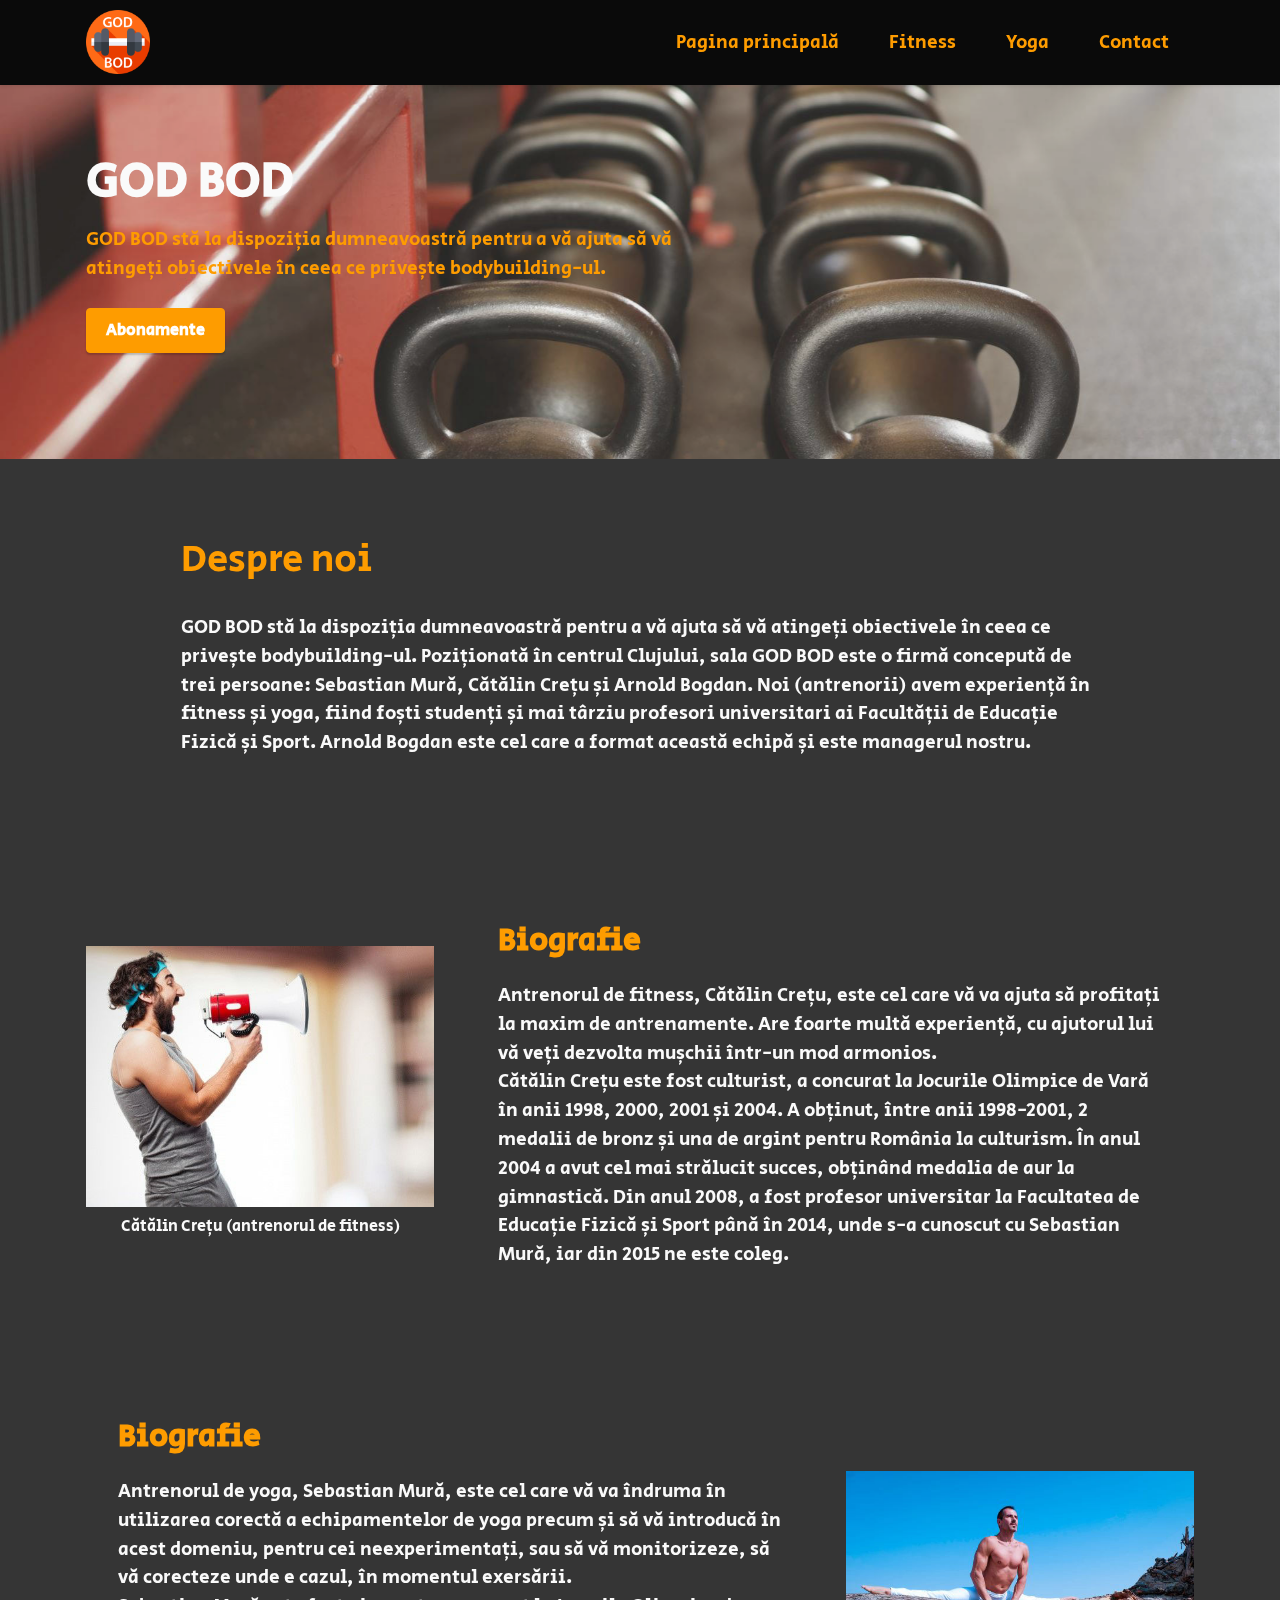
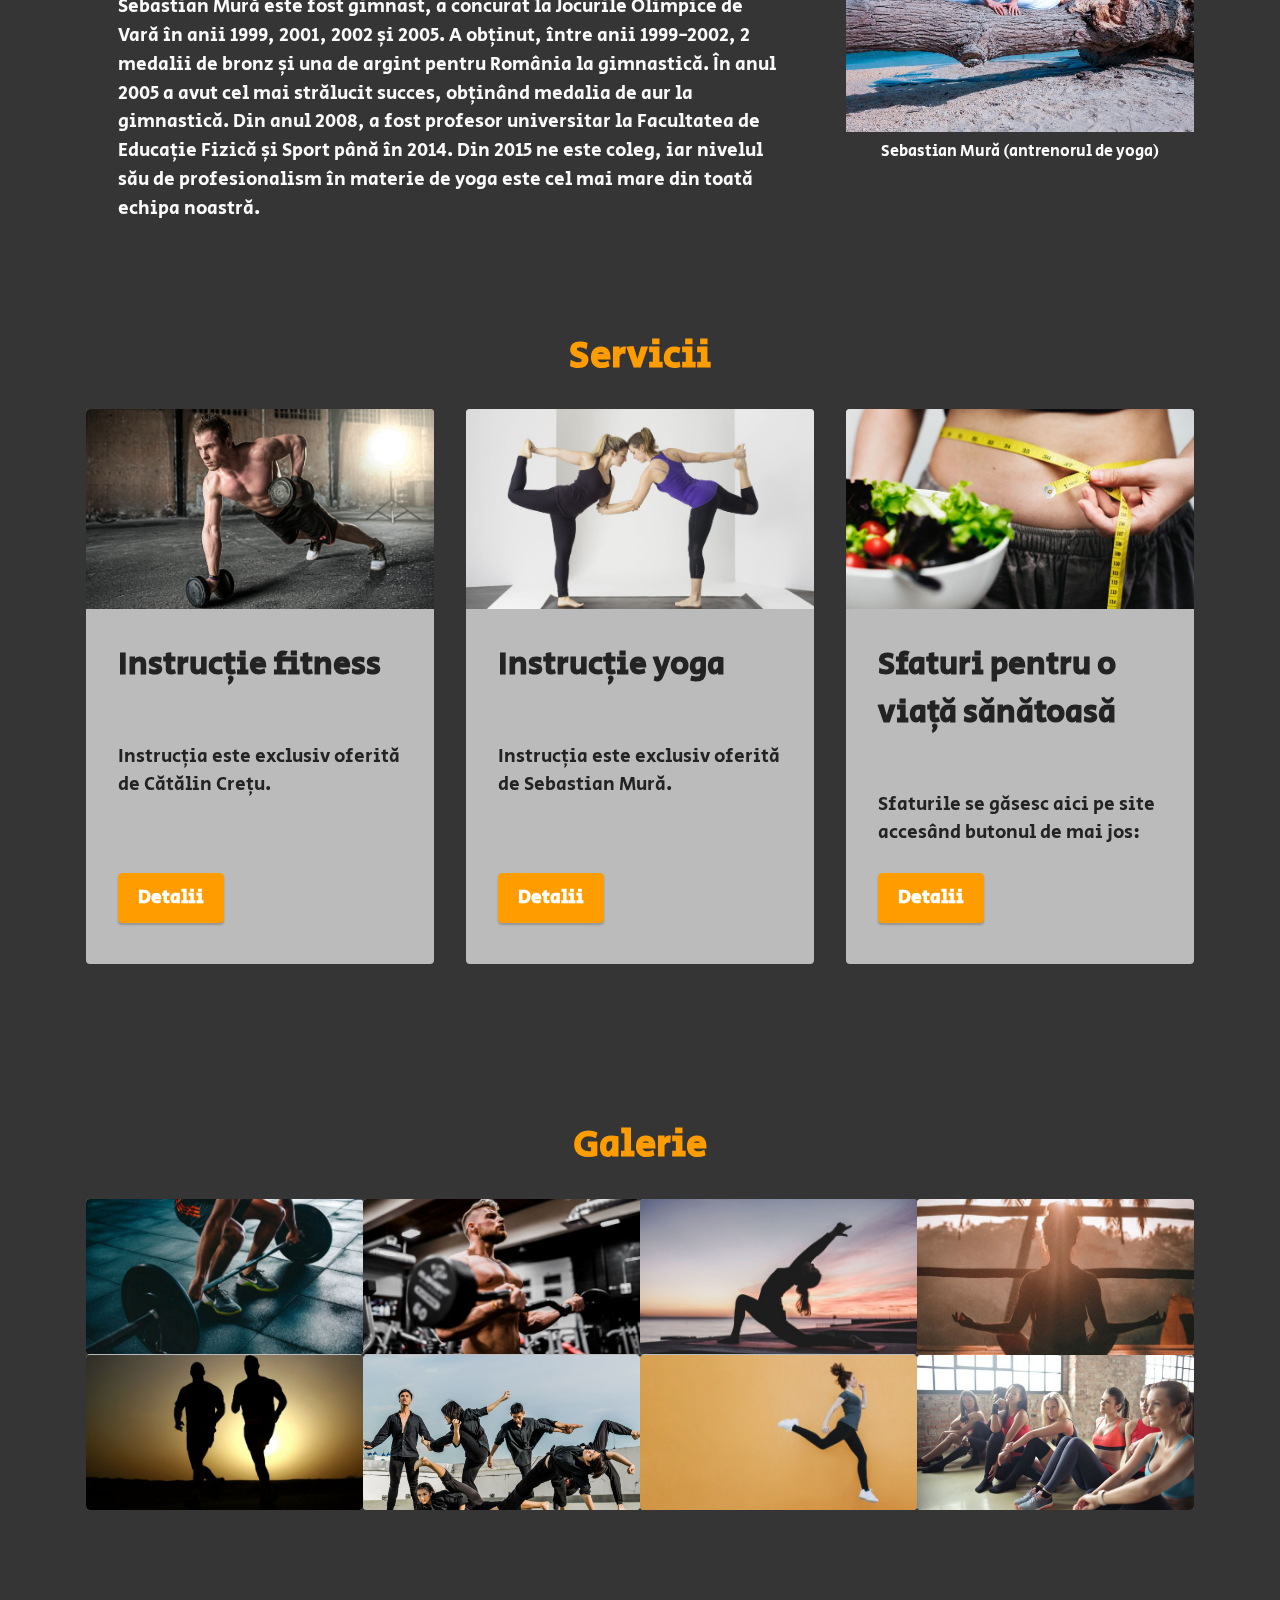
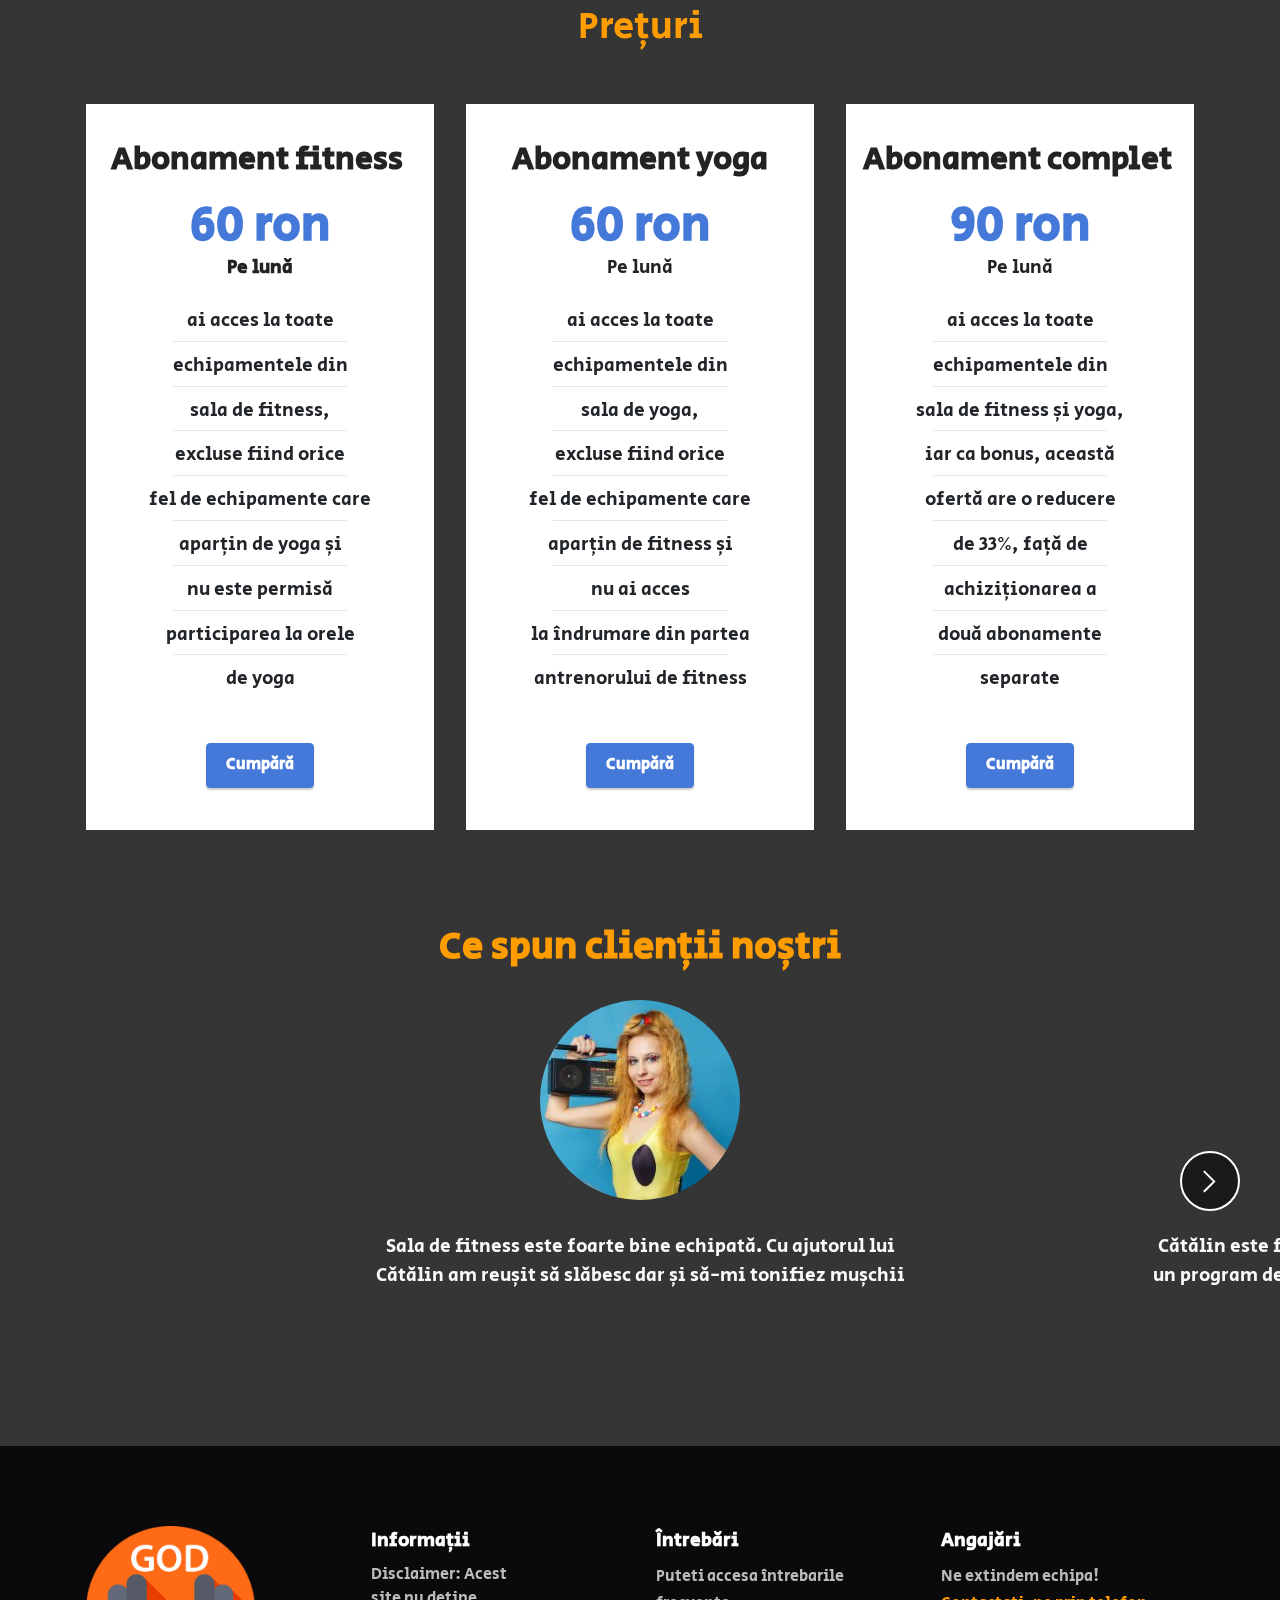
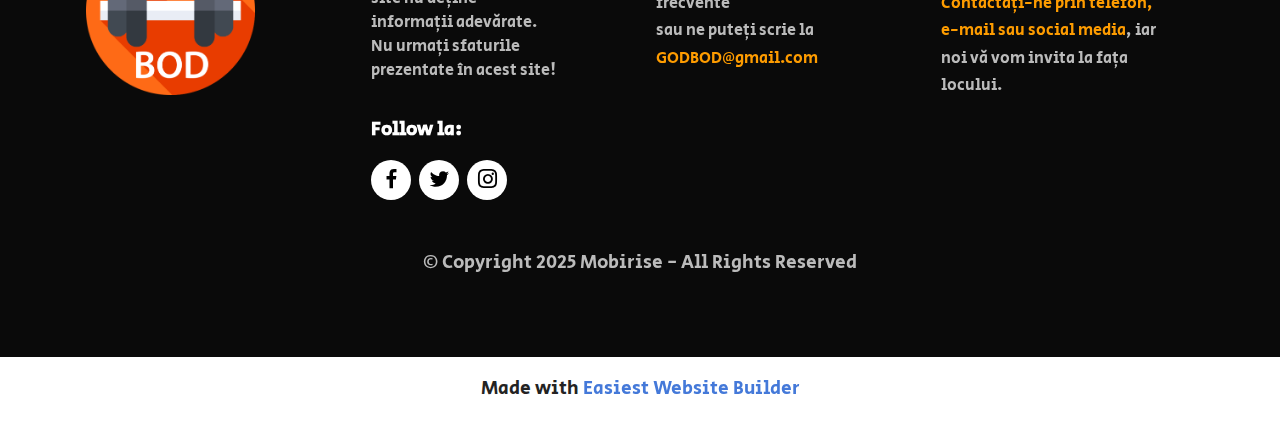
<file: index.html>
<!DOCTYPE html>
<html lang="ro">
<head>
  <!-- Site made with Mobirise Website Builder v5.7.8, https://mobirise.com -->
  <meta charset="UTF-8">
  <meta http-equiv="X-UA-Compatible" content="IE=edge">
  <meta name="generator" content="Mobirise v5.7.8, mobirise.com">
  <meta name="viewport" content="width=device-width, initial-scale=1, minimum-scale=1">
  <link rel="shortcut icon" href="assets/images/logo.png" type="image/x-icon">
  <meta name="description" content="">
  
  
  <title>Home</title>
  <link rel="stylesheet" href="assets/web/assets/mobirise-icons2/mobirise2.css">
  <link rel="stylesheet" href="assets/bootstrap/css/bootstrap.min.css">
  <link rel="stylesheet" href="assets/bootstrap/css/bootstrap-grid.min.css">
  <link rel="stylesheet" href="assets/bootstrap/css/bootstrap-reboot.min.css">
  <link rel="stylesheet" href="assets/parallax/jarallax.css">
  <link rel="stylesheet" href="assets/dropdown/css/style.css">
  <link rel="stylesheet" href="assets/socicon/css/styles.css">
  <link rel="stylesheet" href="assets/theme/css/style.css">
  <link rel="preload" href="https://fonts.googleapis.com/css?family=Secular+One:400&display=swap" as="style" onload="this.onload=null;this.rel='stylesheet'">
  <noscript><link rel="stylesheet" href="https://fonts.googleapis.com/css?family=Secular+One:400&display=swap"></noscript>
  <link rel="preload" as="style" href="assets/mobirise/css/mbr-additional.css"><link rel="stylesheet" href="assets/mobirise/css/mbr-additional.css" type="text/css">

  
  
  
</head>
<body>
  
  <section data-bs-version="5.1" class="menu menu2 cid-tt6WDHHiAA" once="menu" id="menu2-1">
    
    <nav class="navbar navbar-dropdown navbar-fixed-top navbar-expand-lg">
        <div class="container">
            <div class="navbar-brand">
                <span class="navbar-logo">
                    <a href="index.html">
                        <img src="assets/images/logo.png" alt="Logo GOD BOD" style="height: 4rem;">
                    </a>
                </span>
                
            </div>
            <button class="navbar-toggler" type="button" data-toggle="collapse" data-bs-toggle="collapse" data-target="#navbarSupportedContent" data-bs-target="#navbarSupportedContent" aria-controls="navbarNavAltMarkup" aria-expanded="false" aria-label="Toggle navigation">
                <div class="hamburger">
                    <span></span>
                    <span></span>
                    <span></span>
                    <span></span>
                </div>
            </button>
            <div class="collapse navbar-collapse" id="navbarSupportedContent">
                <ul class="navbar-nav nav-dropdown nav-right" data-app-modern-menu="true"><li class="nav-item"><a class="nav-link link text-secondary text-primary display-7" href="index.html">Pagina principală</a></li><li class="nav-item"><a class="nav-link link text-secondary text-primary display-7" href="page1.html">Fitness</a></li><li class="nav-item"><a class="nav-link link text-secondary text-primary display-7" href="page2.html">Yoga</a></li>
                    
                    <li class="nav-item"><a class="nav-link link text-secondary text-primary display-7" href="page3.html">Contact</a></li></ul>
                
                
            </div>
        </div>
    </nav>
</section>

<section data-bs-version="5.1" class="header1 cid-ttcxg1VqJP mbr-parallax-background" id="header1-3">

    

    
    <div class="mbr-overlay" style="opacity: 0.2; background-color: rgb(187, 187, 187);"></div>

    <div class="container">
        <div class="row">
            <div class="col-12 col-lg-7">
                <h1 class="mbr-section-title mbr-fonts-style mb-3 display-1"><strong>GOD BOD</strong></h1>
                
                <p class="mbr-text mbr-fonts-style display-7">
                    GOD BOD stă la dispoziția dumneavoastră pentru a vă ajuta să vă atingeți obiectivele în ceea ce privește bodybuilding-ul.</p>
                <div class="mbr-section-btn mt-3"><a class="btn btn-secondary display-4" href="index.html#pricing2-h">Abonamente</a></div>
            </div>
        </div>
    </div>
</section>

<section data-bs-version="5.1" class="content5 cid-ttdIYd0Zey" id="content5-b">
    
    <div class="container">
        <div class="row justify-content-center">
            <div class="col-md-12 col-lg-10">
                
                <h2 class="mbr-section-subtitle mbr-fonts-style mb-4 display-2">Despre noi</h2>
                <p class="mbr-text mbr-fonts-style display-7">
                    GOD BOD stă la dispoziția dumneavoastră pentru a vă ajuta să vă atingeți obiectivele în ceea ce privește bodybuilding-ul. Poziționată în centrul Clujului, sala GOD BOD este o firmă concepută de trei persoane: Sebastian Mură, Cătălin Crețu și Arnold Bogdan. Noi (antrenorii) avem experiență în fitness și yoga, fiind foști studenți și mai târziu profesori universitari ai Facultății de Educație Fizică și Sport. Arnold Bogdan este cel care a format această echipă și este managerul nostru.</p>
            </div>
        </div>
    </div>
</section>

<section data-bs-version="5.1" class="image1 cid-ttdIlIiUbi" id="image1-9">
    

    
    

    <div class="container">
        <div class="row align-items-center">
            <div class="col-12 col-lg-4">
                <div class="image-wrapper">
                    <img src="assets/images/instr-520x390.jpg" alt="Instructorul de fitness, Cătălin Crețu, stringând într-un megafon">
                    <p class="mbr-description mbr-fonts-style pt-2 align-center display-4">
                    Cătălin Crețu (antrenorul de fitness)</p>
                </div>
            </div>
            <div class="col-12 col-lg">
                <div class="text-wrapper">
                    <h3 class="mbr-section-title mbr-fonts-style mb-3 display-5">
                        <strong>Biografie</strong></h3>
                    <p class="mbr-text mbr-fonts-style display-7">Antrenorul de fitness, Cătălin Crețu, este cel care vă va ajuta să profitați la maxim de antrenamente. Are foarte multă experiență, cu ajutorul lui vă veți dezvolta mușchii într-un mod armonios.<br>Cătălin Crețu este fost culturist, a concurat la Jocurile Olimpice de Vară în anii 1998, 2000, 2001 și 2004. A obținut, între anii 1998-2001, 2 medalii de bronz și una de argint pentru România la culturism. În anul 2004 a avut cel mai strălucit succes, obținând medalia de aur la gimnastică. Din anul 2008, a fost profesor universitar la Facultatea de Educație Fizică și Sport până în 2014, unde s-a cunoscut cu Sebastian Mură, iar din 2015 ne este coleg.</p>
                </div>
            </div>
        </div>
    </div>
</section>

<section data-bs-version="5.1" class="image2 cid-ttdIlRaOjW" id="image2-a">
    

    
    

    <div class="container">
        <div class="row align-items-center">
            <div class="col-12 col-lg-4">
                <div class="image-wrapper">
                    <img src="assets/images/instryoga-591x443.jpg" alt="Instructorul de yoga, Sebastian Mură, făcând sfoara pe un buștean">
                    <p class="mbr-description mbr-fonts-style mt-2 align-center display-4">Sebastian Mură (antrenorul de yoga)</p>
                </div>
            </div>
            <div class="col-12 col-lg">
                <div class="text-wrapper">
                    <h3 class="mbr-section-title mbr-fonts-style mb-3 display-5"><strong>Biografie</strong></h3>
                    <p class="mbr-text mbr-fonts-style display-7">Antrenorul de yoga, Sebastian Mură, este cel care vă va îndruma în utilizarea corectă a echipamentelor de yoga precum și să vă introducă în acest domeniu, pentru cei neexperimentați, sau să vă monitorizeze, să vă corecteze unde e cazul, în momentul exersării.<br>Sebastian Mură este fost gimnast, a concurat la Jocurile Olimpice de Vară în anii 1999, 2001, 2002 și 2005. A obținut, între anii 1999-2002, 2 medalii de bronz și una de argint pentru România la gimnastică. În anul 2005 a avut cel mai strălucit succes, obținând medalia de aur la gimnastică. Din anul 2008, a fost profesor universitar la Facultatea de Educație Fizică și Sport până în 2014. Din 2015 ne este coleg, iar nivelul său de profesionalism în materie de yoga este cel mai mare din toată echipa noastră.</p>
                </div>
            </div>
        </div>
    </div>
</section>

<section data-bs-version="5.1" class="features4 cid-ttdLcfN7jB" id="features4-d">
    
    
    <div class="container">
        <div class="mbr-section-head">
            <h2 class="mbr-section-title mbr-fonts-style align-center mb-0 display-2">
                <strong>Servicii</strong></h2>
            
        </div>
        <div class="row mt-4">
            <div class="item features-image сol-12 col-md-6 col-lg-4">
                <div class="item-wrapper">
                    <div class="item-img">
                        <img src="assets/images/people-2604149-1280-815x458.jpg" alt="Bărbat musculos făcând flotări cu gantere" title="">
                    </div>
                    <div class="item-content">
                        <h3 class="item-title mbr-fonts-style display-5"><strong>Instrucție fitness</strong></h3>
                        <p class="item-subtitle mbr-fonts-style mt-1 display-7">Website Design</p>
                        <p class="mbr-text mbr-fonts-style mt-3 display-7">Instrucția este exclusiv oferită de Cătălin Crețu.</p>
                    </div>
                    <div class="mbr-section-btn item-footer mt-2"><a href="page1.html#gallery2-u" class="btn item-btn btn-secondary display-7">Detalii</a></div>
                </div>
            </div>
            <div class="item features-image сol-12 col-md-6 col-lg-4">
                <div class="item-wrapper">
                    <div class="item-img">
                        <img src="assets/images/yoga-pair-815x611.jpg" alt="Două femei ținându-se de brațe, cu frunțile lipite și ținându-și piciorul sus cu mâna" title="">
                    </div>
                    <div class="item-content">
                        <h3 class="item-title mbr-fonts-style display-5"><strong>Instrucție yoga</strong></h3>
                        <p class="item-subtitle mbr-fonts-style mt-1 display-7">
                            HTML/CSS Coding</p>
                        <p class="mbr-text mbr-fonts-style mt-3 display-7">Instrucția este exclusiv oferită de Sebastian Mură.</p>
                    </div>
                    <div class="mbr-section-btn item-footer mt-2"><a href="page2.html#gallery3-11" class="btn item-btn btn-secondary display-7">Detalii</a></div>
                </div>
            </div><div class="item features-image сol-12 col-md-6 col-lg-4">
                <div class="item-wrapper">
                    <div class="item-img">
                        <img src="assets/images/appetite-bowl-815x700.jpg" alt="Persoană care ține un metru de croitorie în jurul taliei cu un bol de salată în mână" title="" data-slide-to="2" data-bs-slide-to="3">
                    </div>
                    <div class="item-content">
                        <h3 class="item-title mbr-fonts-style display-5"><strong>Sfaturi pentru o viață sănătoasă</strong></h3>
                        <p class="item-subtitle mbr-fonts-style mt-1 display-7">
                            HTML/CSS Coding</p>
                        <p class="mbr-text mbr-fonts-style mt-3 display-7">Sfaturile se găsesc aici pe site accesând butonul de mai jos:</p>
                    </div>
                    <div class="mbr-section-btn item-footer mt-2"><a href="page2.html#features14-18" class="btn item-btn btn-secondary display-7">Detalii</a></div>
                </div>
            </div>
            

        </div>
    </div>
</section>

<section data-bs-version="5.1" class="gallery1 cid-ttdNo8Xp85" id="gallery1-f">
    
    
    <div class="container">
        <div class="mbr-section-head">
            <h2 class="mbr-section-title mbr-fonts-style align-center mb-0 display-2">
                <strong>Galerie</strong></h2>
            
        </div>
        <div class="row mt-4">
            <div class="item features-image сol-12 col-md-6 col-lg-3">
                <div class="item-wrapper">
                    <div class="item-img">
                        <img src="assets/images/victor-freitas-wvdydxdzkhs-unsplash-596x397.jpeg" alt="Bărbat care e pe cale să ridice o halteră mare" data-slide-to="0" data-bs-slide-to="0">
                    </div>
                    
                    
                </div>
            </div>
            <div class="item features-image сol-12 col-md-6 col-lg-3">
                <div class="item-wrapper">
                    <div class="item-img">
                        <img src="assets/images/anastase-maragos-7kepupb8vnk-unsplash-596x398.jpeg" alt="Bărbat care face tracțiuni cu o halteră mare" data-slide-to="1" data-bs-slide-to="1">
                    </div>
                    
                    
                </div>
            </div>
            <div class="item features-image сol-12 col-md-6 col-lg-3">
                <div class="item-wrapper">
                    <div class="item-img">
                        <img src="assets/images/kike-vega-f2qh3yjz6jk-unsplash-596x375.jpeg" alt="Silueta în umbră a unei femei care stă arcuită cu genunchiul încordat" data-slide-to="2" data-bs-slide-to="2">
                    </div>
                    
                    
                </div>
            </div><div class="item features-image сol-12 col-md-6 col-lg-3">
                <div class="item-wrapper">
                    <div class="item-img">
                        <img src="assets/images/jared-rice-ntybbu66-si-unsplash-596x335.jpeg" alt="Silueta în umbră a unei femei care meditează în poziția lotus" data-slide-to="3" data-bs-slide-to="3">
                    </div>
                    
                    
                </div>
            </div><div class="item features-image сol-12 col-md-6 col-lg-3">
                <div class="item-wrapper">
                    <div class="item-img">
                        <img src="assets/images/runners-635906-1280-644x429.jpeg" alt="Silueta în umbră a doi bărbați fugind" data-slide-to="4" data-bs-slide-to="4">
                    </div>
                    
                    
                </div>
            </div><div class="item features-image сol-12 col-md-6 col-lg-3">
                <div class="item-wrapper">
                    <div class="item-img">
                        <img src="assets/images/action-active-activity-690598-1012x675.jpeg" alt="Șase persoane care fac diverse poziții de yoga" data-slide-to="5" data-bs-slide-to="5">
                    </div>
                    
                    
                </div>
            </div><div class="item features-image сol-12 col-md-6 col-lg-3">
                <div class="item-wrapper">
                    <div class="item-img">
                        <img src="assets/images/fit-woman-jumping-626x417.jpeg" alt="Femeie care aterizează într-un picior" data-slide-to="6" data-bs-slide-to="6">
                    </div>
                    
                    
                </div>
            </div><div class="item features-image сol-12 col-md-6 col-lg-3">
                <div class="item-wrapper">
                    <div class="item-img">
                        <img src="assets/images/class2-1000x656.jpeg" alt="Grup de femei care stau pe saltelele de yoga, odihnindu-se" data-slide-to="7" data-bs-slide-to="7">
                    </div>
                    
                    
                </div>
            </div>
            
        </div>
    </div>
</section>

<section data-bs-version="5.1" class="content5 cid-ttdRtSG9O3" id="content5-l">
    
    <div class="container">
        <div class="row justify-content-center">
            <div class="col-md-12 col-lg-10">
                
                
                <h2 class="mbr-text mbr-fonts-style display-2">Prețuri</h2>
            </div>
        </div>
    </div>
</section>

<section data-bs-version="5.1" class="pricing2 cid-ttdO2VVHJA" id="pricing2-h">
    

    
    
    <div class="container">
        <div class="row justify-content-center">
            <div class="col-12 col-md-6 align-center col-lg-4">
                <div class="plan">
                    <div class="plan-header">
                        <h3 class="plan-title mbr-fonts-style mb-3 display-5"><strong>Abonament fitness&nbsp;</strong></h3>
                        <div class="plan-price">
                            <p class="price mbr-fonts-style m-0 display-1"><strong>60 ron</strong></p>
                            <p class="price-term mbr-fonts-style mb-3 display-7"><strong>Pe lună</strong></p>
                        </div>
                    </div>
                    <div class="plan-body">
                        <div class="plan-list mb-4">
                            <ul class="list-group mbr-fonts-style list-group-flush display-7">
                                <li class="list-group-item">ai acces la toate
</li><li class="list-group-item">echipamentele din
</li><li class="list-group-item">sala de fitness,
</li><li class="list-group-item">excluse fiind orice
</li><li class="list-group-item">fel de echipamente care
</li><li class="list-group-item">aparțin de yoga și
</li><li class="list-group-item">nu este permisă
</li><li class="list-group-item">participarea la orele
</li><li class="list-group-item">de yoga</li>
                            </ul>
                        </div>
                        <div class="mbr-section-btn text-center"><a href="https://www.bancatransilvania.ro/internet-banking" class="btn btn-primary display-4" target="_blank">Cumpără</a></div>
                    </div>
                </div>
            </div>
            <div class="col-12 col-md-6 align-center col-lg-4">
                <div class="plan">
                    <div class="plan-header">
                        <h3 class="plan-title mbr-fonts-style mb-3 display-5"><strong>Abonament yoga</strong><br></h3>
                        <div class="plan-price">
                            <p class="price mbr-fonts-style m-0 display-1"><strong>60 ron</strong></p>
                            <p class="price-term mbr-fonts-style mb-3 display-7">Pe lună</p>
                        </div>
                    </div>
                    <div class="plan-body">
                        <div class="plan-list mb-4">
                            <ul class="list-group mbr-fonts-style list-group-flush display-7">
                                <li class="list-group-item">ai acces la toate
</li><li class="list-group-item">echipamentele din
</li><li class="list-group-item">sala de yoga,
</li><li class="list-group-item">excluse fiind orice
</li><li class="list-group-item">fel de echipamente care
</li><li class="list-group-item">aparțin de fitness și
</li><li class="list-group-item">nu ai acces
</li><li class="list-group-item">la îndrumare din partea
</li><li class="list-group-item">antrenorului de fitness</li>
                            </ul>
                        </div>
                        <div class="mbr-section-btn text-center"><a href="https://www.bancatransilvania.ro/internet-banking" class="btn btn-primary display-4" target="_blank">Cumpără</a></div>
                    </div>
                </div>
            </div>
            <div class="col-12 col-md-6 align-center col-lg-4">
                <div class="plan">
                    <div class="plan-header">
                        <h3 class="plan-title mbr-fonts-style mb-3 display-5"><strong>Abonament complet&nbsp;</strong></h3>
                        <div class="plan-price">
                            <p class="price mbr-fonts-style m-0 display-1"><strong>90 ron</strong></p>
                            <p class="price-term mbr-fonts-style mb-3 display-7">Pe lună</p>
                        </div>
                    </div>
                    <div class="plan-body">
                        <div class="plan-list mb-4">
                            <ul class="list-group mbr-fonts-style list-group-flush display-7">
                                <li class="list-group-item">ai acces la toate
</li><li class="list-group-item">echipamentele din
</li><li class="list-group-item">sala de fitness și yoga,
</li><li class="list-group-item">iar ca bonus, această
</li><li class="list-group-item">ofertă are o reducere
</li><li class="list-group-item">de 33%, față de
</li><li class="list-group-item">achiziționarea a
</li><li class="list-group-item">două abonamente
</li><li class="list-group-item">separate</li>
                            </ul>
                        </div>
                        <div class="mbr-section-btn text-center"><a href="https://www.bancatransilvania.ro/internet-banking" class="btn btn-primary display-4" target="_blank">Cumpără</a></div>
                    </div>
                </div>
            </div>
            
        </div>
    </div>
</section>

<section data-bs-version="5.1" class="people5 mbr-embla cid-ttdNNZDTyo" id="people5-g">

    

    
    

    <div class="position-relative text-center">
        <h2 class="mb-4 mbr-fonts-style display-2" style="color: #fe9c00;">
            <strong>Ce spun clienții noștri</strong></h2>

        <div class="embla" data-skip-snaps="true" data-align="center" data-auto-play-interval="5" data-draggable="true">
            <div class="embla__viewport container-fluid">
                <div class="embla__container">
                    <div class="embla__slide slider-image item" style="margin-left: 7rem; margin-right: 7rem;">
                        <div class="user">
                            <div class="user_image">
                                <div class="item-wrapper position-relative">
                                    <img src="assets/images/tape-recorder-3993920-1280-300x450.jpeg" alt="O femeie care stă cu un casetofon pe umăr" data-slide-to="0" data-bs-slide-to="0">
                                </div>
                            </div>
                            <div class="user_text mb-4">
                                <p class="mbr-fonts-style display-7">Sala de fitness este foarte bine echipată. Cu ajutorul lui Cătălin am reușit să slăbesc dar și să-mi tonifiez mușchii</p>
                            </div>
                            
                            
                        </div>
                    </div>
                    <div class="embla__slide slider-image item" style="margin-left: 7rem; margin-right: 7rem;">
                        <div class="user">
                            <div class="user_image">
                                <div class="item-wrapper position-relative">
                                    <img src="assets/images/woman-with-dumbbells-600x525.jpg" alt="Femeie cu gantere mici în mână făcând aerobic" data-slide-to="1" data-bs-slide-to="1">
                                </div>
                            </div>
                            <div class="user_text mb-4">
                                <p class="mbr-fonts-style display-7">Cătălin este foarte priceput și răbdător, m-a ajutat să găsesc un program de fitness potrivit pentru mine și sunt mulțumită de rezultate.</p>
                            </div>
                            
                            
                        </div>
                    </div>
                    <div class="embla__slide slider-image item" style="margin-left: 7rem; margin-right: 7rem;">
                        <div class="user">
                            <div class="user_image">
                                <div class="item-wrapper position-relative">
                                    <img src="assets/images/tai-qi-1583805-1280-600x398.jpeg" alt="Bărbat stând cu mâinile la nivelul umerilor, cu palmele în sus, în fața mării" data-slide-to="2" data-bs-slide-to="2">
                                </div>
                            </div>
                            <div class="user_text mb-4">
                                <p class="mbr-fonts-style display-7">Sebastian este cel care m-a ajutat să îmi conectez mintea cu corpul prin yoga. Nu aș fi crezut cât de benefic e acest sport. Recomand!</p>
                            </div>
                            
                            
                        </div>
                    </div><div class="embla__slide slider-image item" style="margin-left: 7rem; margin-right: 7rem;">
                        <div class="user">
                            <div class="user_image">
                                <div class="item-wrapper position-relative">
                                    <img src="assets/images/young-woman-working-out-600x400.jpg" alt="Femeie care stă pe jos cu o mână sus și cu gantere mici în ambele mâini" data-slide-to="3" data-bs-slide-to="3">
                                </div>
                            </div>
                            <div class="user_text mb-4">
                                <p class="mbr-fonts-style display-7">Merg la GOD BOD deja de 5 luni. Am beneficiat de ambele părți ale sălii, cea de fitness și yoga, în egală măsură, lucru pe care-l recomand tuturor să-l facă.</p>
                            </div>
                            
                            
                        </div>
                    </div>
                </div>
            </div>
            <button class="embla__button embla__button--prev">
                <span class="mobi-mbri mobi-mbri-arrow-prev mbr-iconfont" aria-hidden="true"></span>
                <span class="sr-only visually-hidden visually-hidden">Previous</span>
            </button>
            <button class="embla__button embla__button--next">
                <span class="mobi-mbri mobi-mbri-arrow-next mbr-iconfont" aria-hidden="true"></span>
                <span class="sr-only visually-hidden visually-hidden">Next</span>
            </button>
        </div>
    </div>
</section>

<section data-bs-version="5.1" class="footer4 cid-ttdKm7qQOi" once="footers" id="footer4-c">

    

    
    
    <div class="container">
        <div class="row mbr-white">
            <div class="col-6 col-lg-3">
                <div class="media-wrap col-md-8 col-12">
                    <a href="index.html#top">
                        <img src="assets/images/logo-397x397.png" alt="Logo GOD BOD">
                    </a>
                </div>
            </div>
            <div class="col-12 col-md-6 col-lg-3">
                <h2 class="mbr-section-subtitle mbr-fonts-style mb-2 display-7"><strong>Informații</strong></h2>
                <p class="mbr-text mbr-fonts-style mb-4 display-4">Disclaimer: Acest
<br>site nu deține
<br>informații adevărate.
<br>Nu urmați sfaturile
<br>prezentate în acest site!</p>
                <p class="mbr-section-subtitle mbr-fonts-style mb-3 display-7"><strong>Follow la:</strong></p>
                <div class="social-row display-7">
                    <div class="soc-item">
                        <a href="https://www.facebook.com/" target="_blank">
                            <span class="mbr-iconfont socicon-facebook socicon"></span>
                        </a>
                    </div>
                    <div class="soc-item">
                        <a href="https://www.twitter.com/" target="_blank">
                            <span class="mbr-iconfont socicon-twitter socicon"></span>
                        </a>
                    </div>
                    <div class="soc-item">
                        <a href="https://www.instagram.com/" target="_blank">
                            <span class="mbr-iconfont socicon-instagram socicon"></span>
                        </a>
                    </div>
                    
                </div>
            </div>
            <div class="col-12 col-md-6 col-lg-3">
                <h3 class="mbr-section-subtitle mbr-fonts-style mb-2 display-7"><strong>Întrebări</strong></h3>
                <ul class="list mbr-fonts-style display-4">
                    <li class="mbr-text item-wrap">Puteti accesa întrebarile frecvente </li><li class="mbr-text item-wrap">sau ne puteți scrie la <a href="page3.html#contacts3-17" class="text-secondary">GODBOD@gmail.com</a></li>
                </ul>
            </div>
            <div class="col-12 col-md-6 col-lg-3">
                <h3 class="mbr-section-subtitle mbr-fonts-style mb-2 display-7"><strong>Angajări</strong></h3>
                <ul class="list mbr-fonts-style display-4">
                    <li class="mbr-text item-wrap">Ne extindem echipa!</li><li class="mbr-text item-wrap"><a href="page3.html#contacts3-17" class="text-secondary">Contactați-ne prin telefon,</a></li><li class="mbr-text item-wrap"><a href="page3.html#contacts3-17" class="text-secondary">e-mail sau social media</a>, iar</li><li class="mbr-text item-wrap">noi vă vom invita la fața&nbsp;</li><li class="mbr-text item-wrap">locului.</li>
                </ul>
            </div>
            <div class="col-12 mt-4">
                <p class="mbr-text mb-0 mbr-fonts-style copyright align-center display-7">
                    © Copyright 2025 Mobirise - All Rights Reserved
                </p>
            </div>
        </div>
    </div>
</section><section class="display-7" style="padding: 0;align-items: center;justify-content: center;flex-wrap: wrap;    align-content: center;display: flex;position: relative;height: 4rem;"><a href="https://mobiri.se/" style="flex: 1 1;height: 4rem;position: absolute;width: 100%;z-index: 1;"><img alt="" style="height: 4rem;" src="[data-uri]"></a><p style="margin: 0;text-align: center;" class="display-7">Made with &#8204;</p><a style="z-index:1" href="https://mobirise.com/builder/easiest-website-builder.html">Easiest Website Builder</a></section><script src="assets/bootstrap/js/bootstrap.bundle.min.js"></script>  <script src="assets/parallax/jarallax.js"></script>  <script src="assets/smoothscroll/smooth-scroll.js"></script>  <script src="assets/ytplayer/index.js"></script>  <script src="assets/dropdown/js/navbar-dropdown.js"></script>  <script src="assets/embla/embla.min.js"></script>  <script src="assets/embla/script.js"></script>  <script src="assets/theme/js/script.js"></script>  
  
  
</body>
</html>
</file>
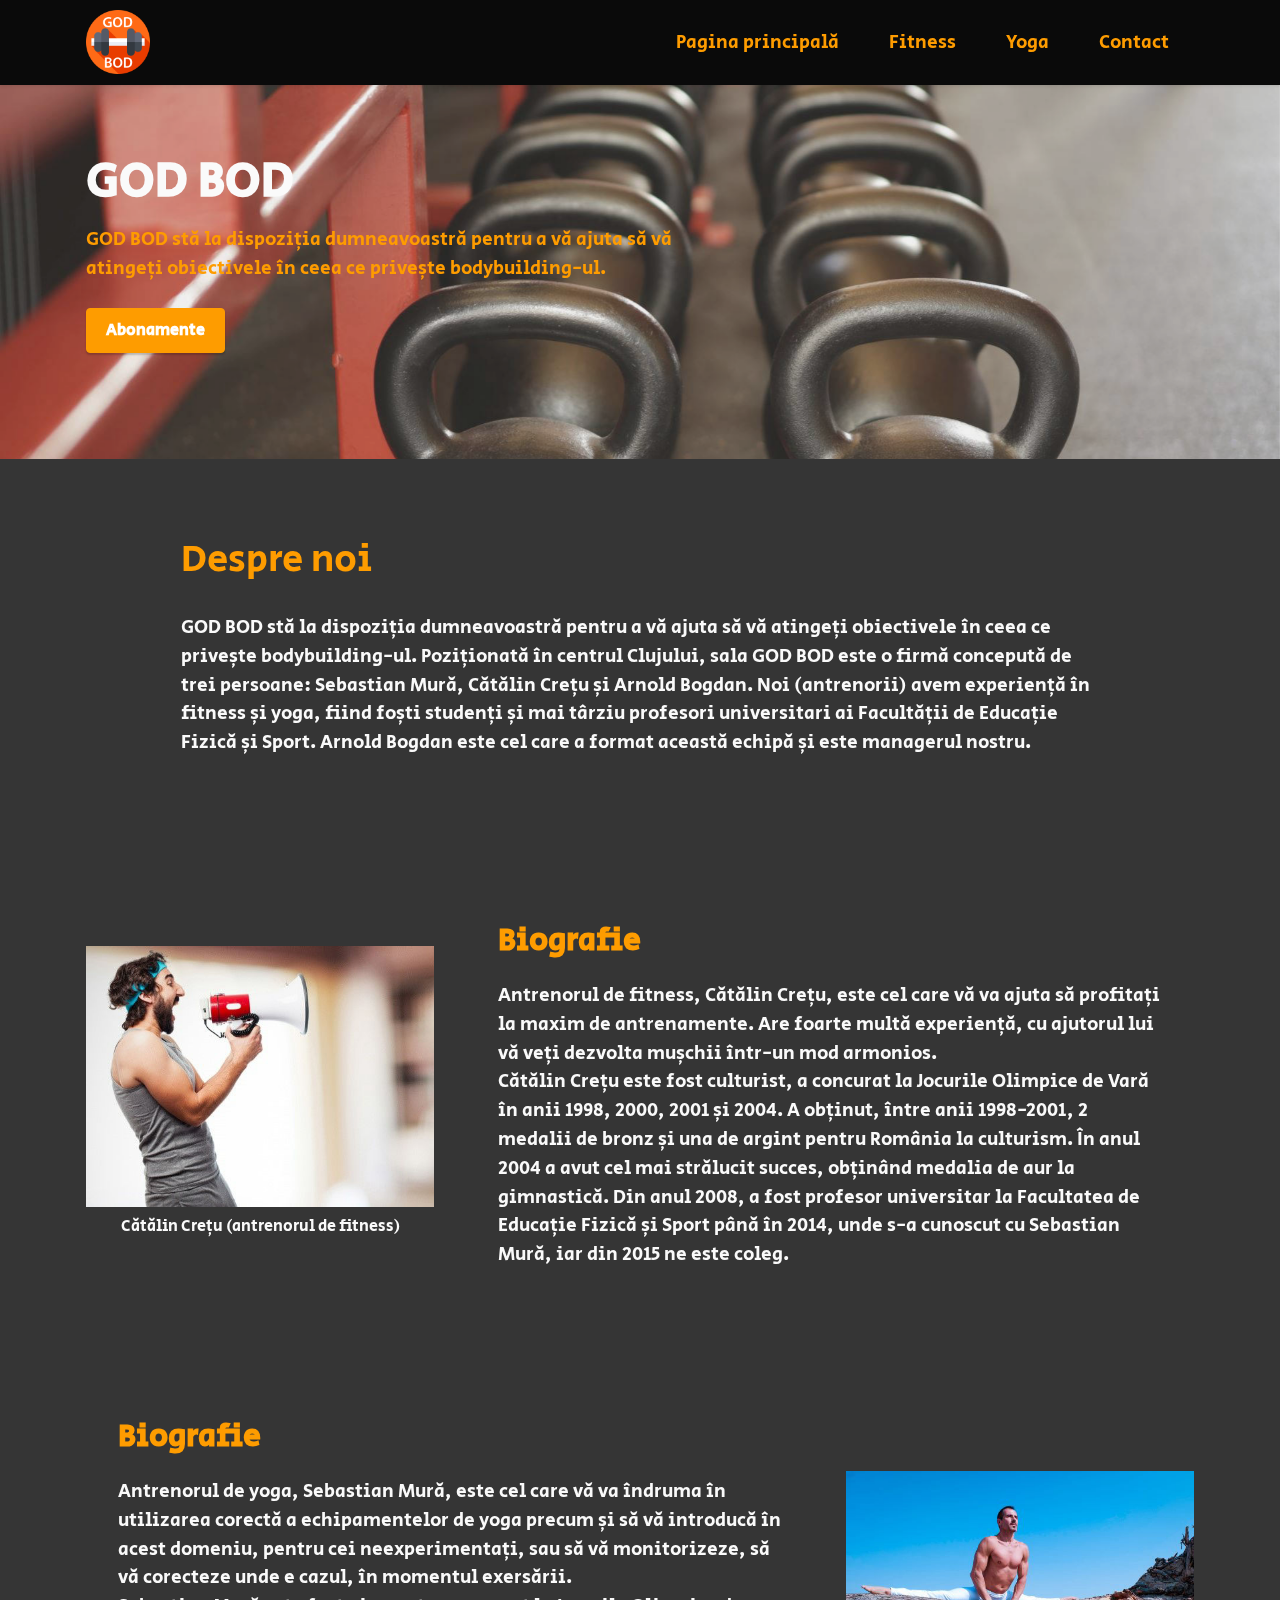
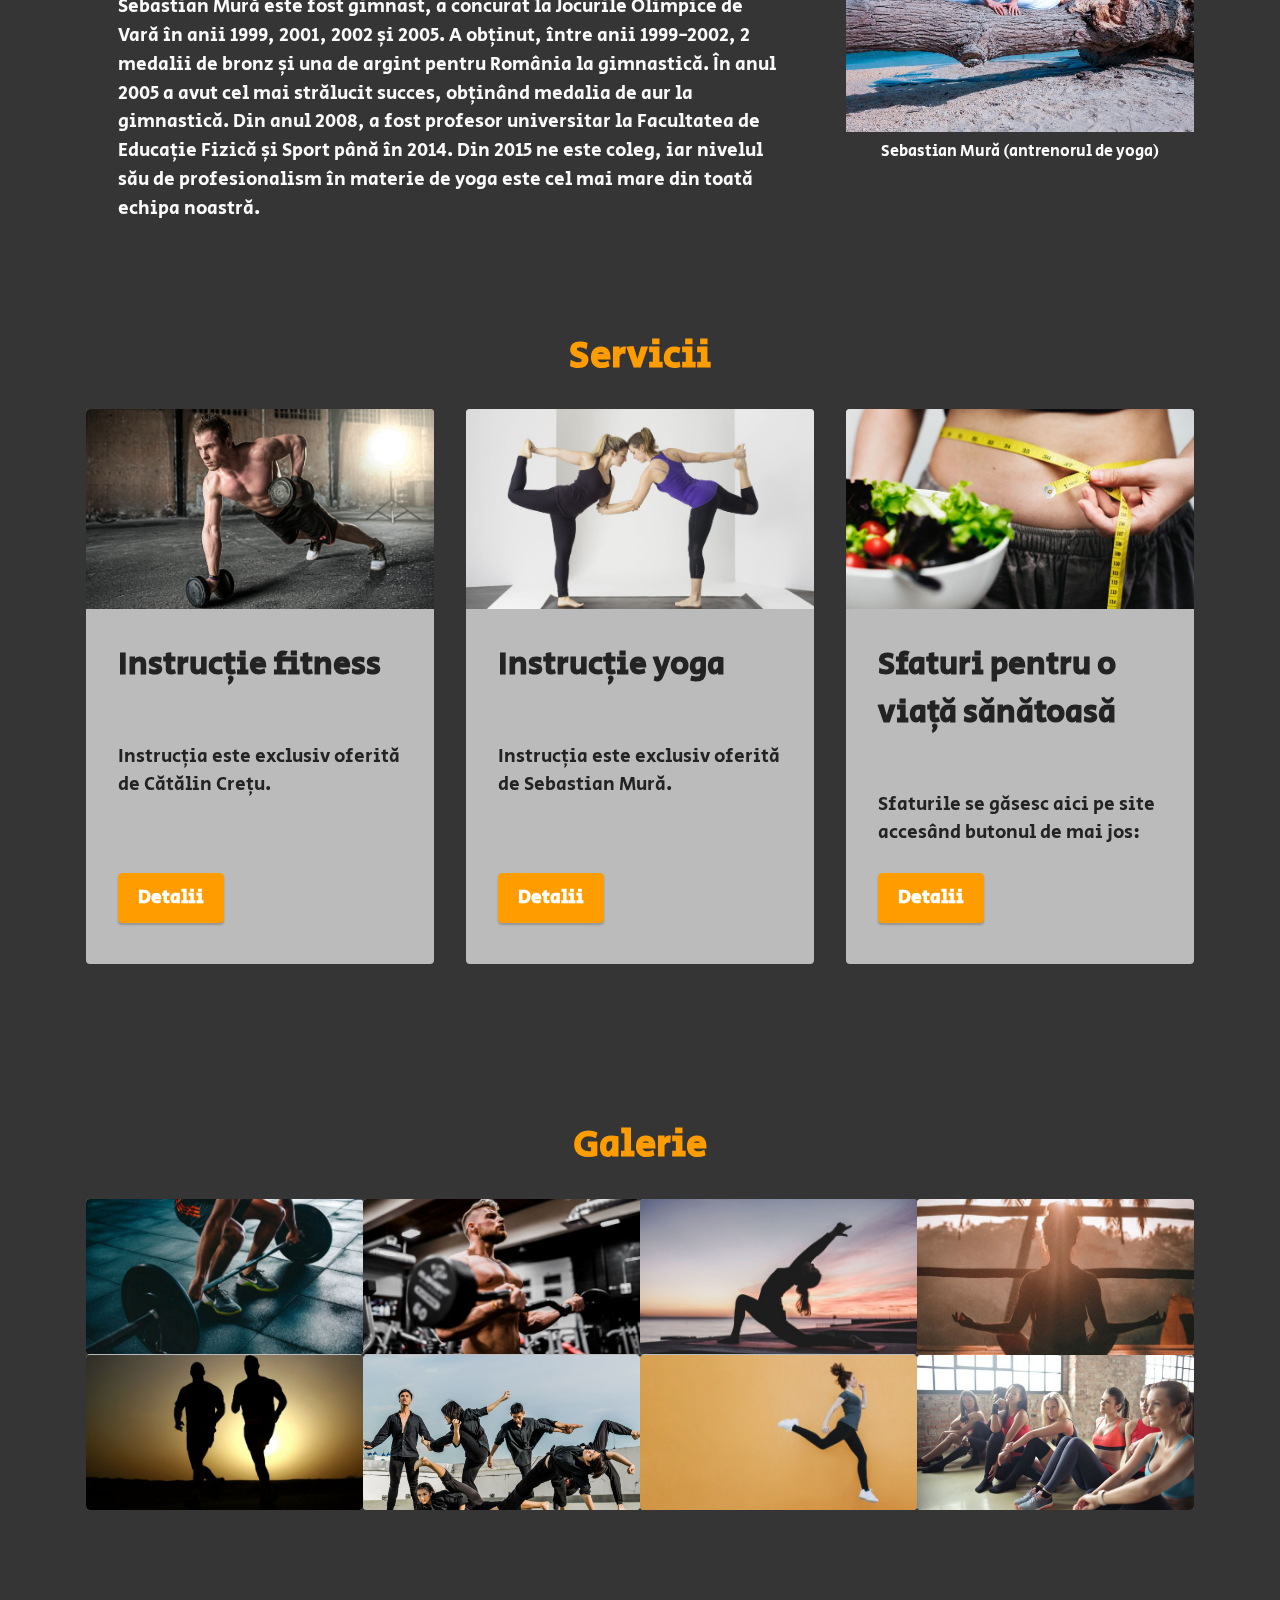
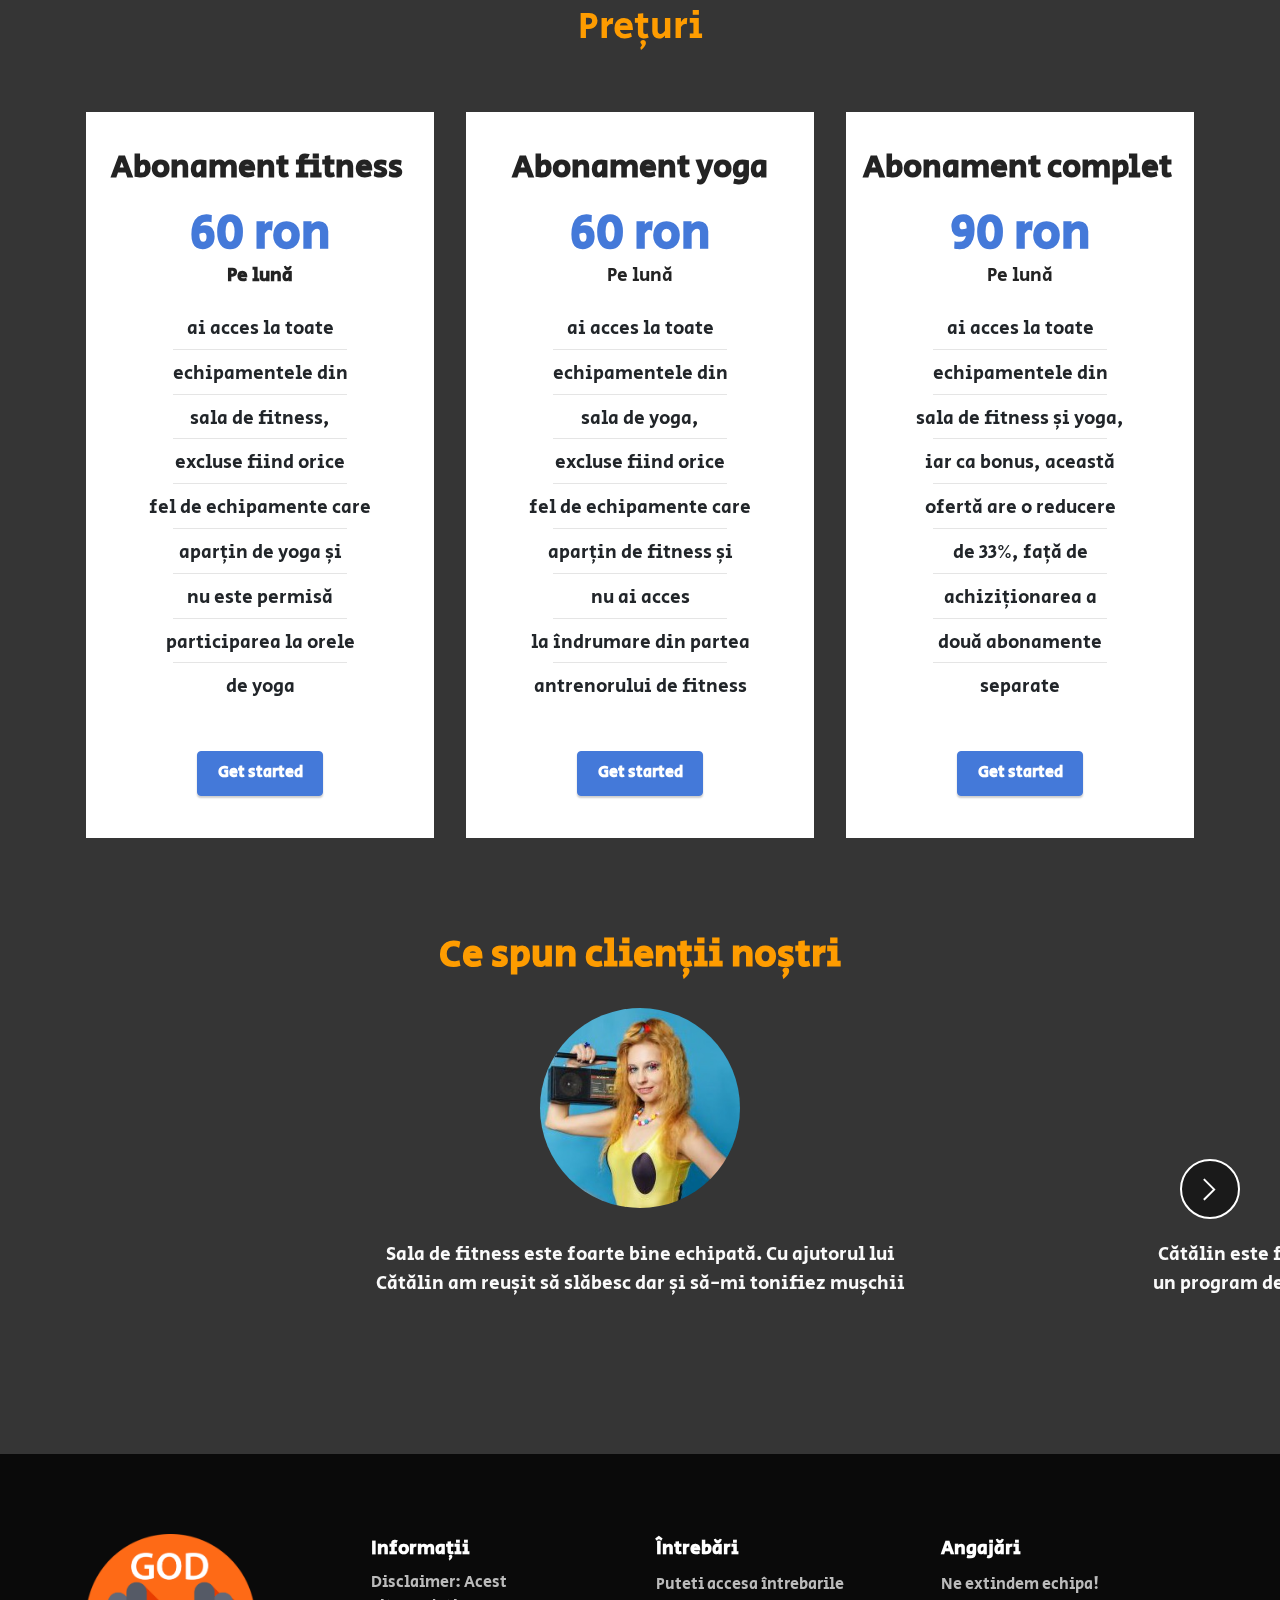
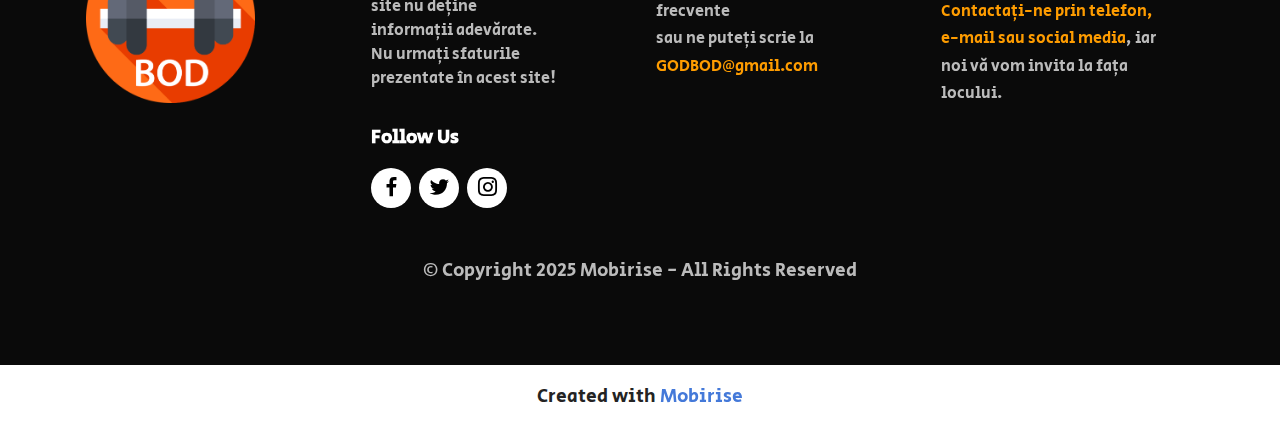
<file: Tema Mobirise/index.html>
<!DOCTYPE html>
<html  >
<head>
  <!-- Site made with Mobirise Website Builder v5.7.8, https://mobirise.com -->
  <meta charset="UTF-8">
  <meta http-equiv="X-UA-Compatible" content="IE=edge">
  <meta name="generator" content="Mobirise v5.7.8, mobirise.com">
  <meta name="viewport" content="width=device-width, initial-scale=1, minimum-scale=1">
  <link rel="shortcut icon" href="assets/images/logo.png" type="image/x-icon">
  <meta name="description" content="">
  
  
  <title>Home</title>
  <link rel="stylesheet" href="assets/web/assets/mobirise-icons2/mobirise2.css">
  <link rel="stylesheet" href="assets/bootstrap/css/bootstrap.min.css">
  <link rel="stylesheet" href="assets/bootstrap/css/bootstrap-grid.min.css">
  <link rel="stylesheet" href="assets/bootstrap/css/bootstrap-reboot.min.css">
  <link rel="stylesheet" href="assets/parallax/jarallax.css">
  <link rel="stylesheet" href="assets/dropdown/css/style.css">
  <link rel="stylesheet" href="assets/socicon/css/styles.css">
  <link rel="stylesheet" href="assets/theme/css/style.css">
  <link rel="preload" href="https://fonts.googleapis.com/css?family=Secular+One:400&display=swap" as="style" onload="this.onload=null;this.rel='stylesheet'">
  <noscript><link rel="stylesheet" href="https://fonts.googleapis.com/css?family=Secular+One:400&display=swap"></noscript>
  <link rel="preload" as="style" href="assets/mobirise/css/mbr-additional.css"><link rel="stylesheet" href="assets/mobirise/css/mbr-additional.css" type="text/css">

  
  
  
</head>
<body>
  
  <section data-bs-version="5.1" class="menu menu2 cid-tt6WDHHiAA" once="menu" id="menu2-1">
    
    <nav class="navbar navbar-dropdown navbar-fixed-top navbar-expand-lg">
        <div class="container">
            <div class="navbar-brand">
                <span class="navbar-logo">
                    <a href="index.html">
                        <img src="assets/images/logo.png" alt="Logo GOD BOD" style="height: 4rem;">
                    </a>
                </span>
                
            </div>
            <button class="navbar-toggler" type="button" data-toggle="collapse" data-bs-toggle="collapse" data-target="#navbarSupportedContent" data-bs-target="#navbarSupportedContent" aria-controls="navbarNavAltMarkup" aria-expanded="false" aria-label="Toggle navigation">
                <div class="hamburger">
                    <span></span>
                    <span></span>
                    <span></span>
                    <span></span>
                </div>
            </button>
            <div class="collapse navbar-collapse" id="navbarSupportedContent">
                <ul class="navbar-nav nav-dropdown nav-right" data-app-modern-menu="true"><li class="nav-item"><a class="nav-link link text-secondary text-primary display-7" href="index.html">Pagina principală</a></li><li class="nav-item"><a class="nav-link link text-secondary text-primary display-7" href="page1.html">Fitness</a></li><li class="nav-item"><a class="nav-link link text-secondary text-primary display-7" href="page2.html">Yoga</a></li>
                    
                    <li class="nav-item"><a class="nav-link link text-secondary text-primary display-7" href="page3.html">Contact</a></li></ul>
                
                
            </div>
        </div>
    </nav>
</section>

<section data-bs-version="5.1" class="header1 cid-ttcxg1VqJP mbr-parallax-background" id="header1-3">

    

    
    <div class="mbr-overlay" style="opacity: 0.2; background-color: rgb(187, 187, 187);"></div>

    <div class="container">
        <div class="row">
            <div class="col-12 col-lg-7">
                <h1 class="mbr-section-title mbr-fonts-style mb-3 display-1"><strong>GOD BOD</strong></h1>
                
                <p class="mbr-text mbr-fonts-style display-7">
                    GOD BOD stă la dispoziția dumneavoastră pentru a vă ajuta să vă atingeți obiectivele în ceea ce privește bodybuilding-ul.</p>
                <div class="mbr-section-btn mt-3"><a class="btn btn-secondary display-4" href="index.html#pricing2-h">Abonamente</a></div>
            </div>
        </div>
    </div>
</section>

<section data-bs-version="5.1" class="content5 cid-ttdIYd0Zey" id="content5-b">
    
    <div class="container">
        <div class="row justify-content-center">
            <div class="col-md-12 col-lg-10">
                
                <h4 class="mbr-section-subtitle mbr-fonts-style mb-4 display-2">Despre noi</h4>
                <p class="mbr-text mbr-fonts-style display-7">
                    GOD BOD stă la dispoziția dumneavoastră pentru a vă ajuta să vă atingeți obiectivele în ceea ce privește bodybuilding-ul. Poziționată în centrul Clujului, sala GOD BOD este o firmă concepută de trei persoane: Sebastian Mură, Cătălin Crețu și Arnold Bogdan. Noi (antrenorii) avem experiență în fitness și yoga, fiind foști studenți și mai târziu profesori universitari ai Facultății de Educație Fizică și Sport. Arnold Bogdan este cel care a format această echipă și este managerul nostru.</p>
            </div>
        </div>
    </div>
</section>

<section data-bs-version="5.1" class="image1 cid-ttdIlIiUbi" id="image1-9">
    

    
    

    <div class="container">
        <div class="row align-items-center">
            <div class="col-12 col-lg-4">
                <div class="image-wrapper">
                    <img src="assets/images/instr-520x390.jpg" alt="Mobirise Website Builder">
                    <p class="mbr-description mbr-fonts-style pt-2 align-center display-4">
                    Cătălin Crețu (antrenorul de fitness)</p>
                </div>
            </div>
            <div class="col-12 col-lg">
                <div class="text-wrapper">
                    <h3 class="mbr-section-title mbr-fonts-style mb-3 display-5">
                        <strong>Biografie</strong></h3>
                    <p class="mbr-text mbr-fonts-style display-7">Antrenorul de fitness, Cătălin Crețu, este cel care vă va ajuta să profitați la maxim de antrenamente. Are foarte multă experiență, cu ajutorul lui vă veți dezvolta mușchii într-un mod armonios.<br>Cătălin Crețu este fost culturist, a concurat la Jocurile Olimpice de Vară în anii 1998, 2000, 2001 și 2004. A obținut, între anii 1998-2001, 2 medalii de bronz și una de argint pentru România la culturism. În anul 2004 a avut cel mai strălucit succes, obținând medalia de aur la gimnastică. Din anul 2008, a fost profesor universitar la Facultatea de Educație Fizică și Sport până în 2014, unde s-a cunoscut cu Sebastian Mură, iar din 2015 ne este coleg.</p>
                </div>
            </div>
        </div>
    </div>
</section>

<section data-bs-version="5.1" class="image2 cid-ttdIlRaOjW" id="image2-a">
    

    
    

    <div class="container">
        <div class="row align-items-center">
            <div class="col-12 col-lg-4">
                <div class="image-wrapper">
                    <img src="assets/images/instryoga-591x443.jpg" alt="Mobirise Website Builder">
                    <p class="mbr-description mbr-fonts-style mt-2 align-center display-4">Sebastian Mură (antrenorul de yoga)</p>
                </div>
            </div>
            <div class="col-12 col-lg">
                <div class="text-wrapper">
                    <h3 class="mbr-section-title mbr-fonts-style mb-3 display-5"><strong>Biografie</strong></h3>
                    <p class="mbr-text mbr-fonts-style display-7">Antrenorul de yoga, Sebastian Mură, este cel care vă va îndruma în utilizarea corectă a echipamentelor de yoga precum și să vă introducă în acest domeniu, pentru cei neexperimentați, sau să vă monitorizeze, să vă corecteze unde e cazul, în momentul exersării.<br>Sebastian Mură este fost gimnast, a concurat la Jocurile Olimpice de Vară în anii 1999, 2001, 2002 și 2005. A obținut, între anii 1999-2002, 2 medalii de bronz și una de argint pentru România la gimnastică. În anul 2005 a avut cel mai strălucit succes, obținând medalia de aur la gimnastică. Din anul 2008, a fost profesor universitar la Facultatea de Educație Fizică și Sport până în 2014. Din 2015 ne este coleg, iar nivelul său de profesionalism în materie de yoga este cel mai mare din toată echipa noastră.</p>
                </div>
            </div>
        </div>
    </div>
</section>

<section data-bs-version="5.1" class="features4 cid-ttdLcfN7jB" id="features4-d">
    
    
    <div class="container">
        <div class="mbr-section-head">
            <h4 class="mbr-section-title mbr-fonts-style align-center mb-0 display-2">
                <strong>Servicii</strong></h4>
            
        </div>
        <div class="row mt-4">
            <div class="item features-image сol-12 col-md-6 col-lg-4">
                <div class="item-wrapper">
                    <div class="item-img">
                        <img src="assets/images/people-2604149-1280-815x458.jpg" alt="Mobirise Website Builder" title="">
                    </div>
                    <div class="item-content">
                        <h5 class="item-title mbr-fonts-style display-5"><strong>Instrucție fitness</strong></h5>
                        <h6 class="item-subtitle mbr-fonts-style mt-1 display-7">Website Design</h6>
                        <p class="mbr-text mbr-fonts-style mt-3 display-7">Instrucția este exclusiv oferită de Cătălin Crețu.</p>
                    </div>
                    <div class="mbr-section-btn item-footer mt-2"><a href="page1.html#gallery2-u" class="btn item-btn btn-secondary display-7" target="_blank">Detalii</a></div>
                </div>
            </div>
            <div class="item features-image сol-12 col-md-6 col-lg-4">
                <div class="item-wrapper">
                    <div class="item-img">
                        <img src="assets/images/yoga-pair-815x611.jpg" alt="Mobirise Website Builder" title="">
                    </div>
                    <div class="item-content">
                        <h5 class="item-title mbr-fonts-style display-5"><strong>Instrucție yoga</strong></h5>
                        <h6 class="item-subtitle mbr-fonts-style mt-1 display-7">
                            HTML/CSS Coding</h6>
                        <p class="mbr-text mbr-fonts-style mt-3 display-7">Instrucția este exclusiv oferită de Sebastian Mură.</p>
                    </div>
                    <div class="mbr-section-btn item-footer mt-2"><a href="page2.html#gallery3-11" class="btn item-btn btn-secondary display-7" target="_blank">Detalii</a></div>
                </div>
            </div><div class="item features-image сol-12 col-md-6 col-lg-4">
                <div class="item-wrapper">
                    <div class="item-img">
                        <img src="assets/images/appetite-bowl-815x700.jpg" alt="Mobirise Website Builder" title="" data-slide-to="2" data-bs-slide-to="3">
                    </div>
                    <div class="item-content">
                        <h5 class="item-title mbr-fonts-style display-5"><strong>Sfaturi pentru o viață sănătoasă</strong></h5>
                        <h6 class="item-subtitle mbr-fonts-style mt-1 display-7">
                            HTML/CSS Coding</h6>
                        <p class="mbr-text mbr-fonts-style mt-3 display-7">Sfaturile se găsesc aici pe site accesând butonul de mai jos:</p>
                    </div>
                    <div class="mbr-section-btn item-footer mt-2"><a href="page2.html#features14-18" class="btn item-btn btn-secondary display-7" target="_blank">Detalii</a></div>
                </div>
            </div>
            

        </div>
    </div>
</section>

<section data-bs-version="5.1" class="gallery1 cid-ttdNo8Xp85" id="gallery1-f">
    
    
    <div class="container">
        <div class="mbr-section-head">
            <h4 class="mbr-section-title mbr-fonts-style align-center mb-0 display-2">
                <strong>Galerie</strong></h4>
            
        </div>
        <div class="row mt-4">
            <div class="item features-image сol-12 col-md-6 col-lg-3">
                <div class="item-wrapper">
                    <div class="item-img">
                        <img src="assets/images/victor-freitas-wvdydxdzkhs-unsplash-596x397.jpeg" alt="Mobirise Website Builder" data-slide-to="0" data-bs-slide-to="0">
                    </div>
                    
                    
                </div>
            </div>
            <div class="item features-image сol-12 col-md-6 col-lg-3">
                <div class="item-wrapper">
                    <div class="item-img">
                        <img src="assets/images/anastase-maragos-7kepupb8vnk-unsplash-596x398.jpeg" alt="Mobirise Website Builder" data-slide-to="1" data-bs-slide-to="1">
                    </div>
                    
                    
                </div>
            </div>
            <div class="item features-image сol-12 col-md-6 col-lg-3">
                <div class="item-wrapper">
                    <div class="item-img">
                        <img src="assets/images/kike-vega-f2qh3yjz6jk-unsplash-596x375.jpeg" alt="Mobirise Website Builder" data-slide-to="2" data-bs-slide-to="2">
                    </div>
                    
                    
                </div>
            </div><div class="item features-image сol-12 col-md-6 col-lg-3">
                <div class="item-wrapper">
                    <div class="item-img">
                        <img src="assets/images/jared-rice-ntybbu66-si-unsplash-596x335.jpeg" alt="Mobirise Website Builder" data-slide-to="3" data-bs-slide-to="3">
                    </div>
                    
                    
                </div>
            </div><div class="item features-image сol-12 col-md-6 col-lg-3">
                <div class="item-wrapper">
                    <div class="item-img">
                        <img src="assets/images/runners-635906-1280-644x429.jpeg" alt="Mobirise Website Builder" data-slide-to="4" data-bs-slide-to="4">
                    </div>
                    
                    
                </div>
            </div><div class="item features-image сol-12 col-md-6 col-lg-3">
                <div class="item-wrapper">
                    <div class="item-img">
                        <img src="assets/images/action-active-activity-690598-1012x675.jpeg" alt="Mobirise Website Builder" data-slide-to="5" data-bs-slide-to="5">
                    </div>
                    
                    
                </div>
            </div><div class="item features-image сol-12 col-md-6 col-lg-3">
                <div class="item-wrapper">
                    <div class="item-img">
                        <img src="assets/images/fit-woman-jumping-626x417.jpeg" alt="Mobirise Website Builder" data-slide-to="6" data-bs-slide-to="6">
                    </div>
                    
                    
                </div>
            </div><div class="item features-image сol-12 col-md-6 col-lg-3">
                <div class="item-wrapper">
                    <div class="item-img">
                        <img src="assets/images/class2-1000x656.jpeg" alt="Mobirise Website Builder" data-slide-to="7" data-bs-slide-to="7">
                    </div>
                    
                    
                </div>
            </div>
            
        </div>
    </div>
</section>

<section data-bs-version="5.1" class="content5 cid-ttdRtSG9O3" id="content5-l">
    
    <div class="container">
        <div class="row justify-content-center">
            <div class="col-md-12 col-lg-10">
                
                
                <p class="mbr-text mbr-fonts-style display-2">Prețuri</p>
            </div>
        </div>
    </div>
</section>

<section data-bs-version="5.1" class="pricing2 cid-ttdO2VVHJA" id="pricing2-h">
    

    
    
    <div class="container">
        <div class="row justify-content-center">
            <div class="col-12 col-md-6 align-center col-lg-4">
                <div class="plan">
                    <div class="plan-header">
                        <h6 class="plan-title mbr-fonts-style mb-3 display-5"><strong>Abonament fitness&nbsp;</strong></h6>
                        <div class="plan-price">
                            <p class="price mbr-fonts-style m-0 display-1"><strong>60 ron</strong></p>
                            <p class="price-term mbr-fonts-style mb-3 display-7"><strong>Pe lună</strong></p>
                        </div>
                    </div>
                    <div class="plan-body">
                        <div class="plan-list mb-4">
                            <ul class="list-group mbr-fonts-style list-group-flush display-7">
                                <li class="list-group-item">ai acces la toate
</li><li class="list-group-item">echipamentele din
</li><li class="list-group-item">sala de fitness,
</li><li class="list-group-item">excluse fiind orice
</li><li class="list-group-item">fel de echipamente care
</li><li class="list-group-item">aparțin de yoga și
</li><li class="list-group-item">nu este permisă
</li><li class="list-group-item">participarea la orele
</li><li class="list-group-item">de yoga</li>
                            </ul>
                        </div>
                        <div class="mbr-section-btn text-center">
                            <a href="https://mobiri.se" class="btn btn-primary display-4">Get started</a>
                        </div>
                    </div>
                </div>
            </div>
            <div class="col-12 col-md-6 align-center col-lg-4">
                <div class="plan">
                    <div class="plan-header">
                        <h6 class="plan-title mbr-fonts-style mb-3 display-5"><strong>Abonament yoga</strong><br></h6>
                        <div class="plan-price">
                            <p class="price mbr-fonts-style m-0 display-1"><strong>60 ron</strong></p>
                            <p class="price-term mbr-fonts-style mb-3 display-7">Pe lună</p>
                        </div>
                    </div>
                    <div class="plan-body">
                        <div class="plan-list mb-4">
                            <ul class="list-group mbr-fonts-style list-group-flush display-7">
                                <li class="list-group-item">ai acces la toate
</li><li class="list-group-item">echipamentele din
</li><li class="list-group-item">sala de yoga,
</li><li class="list-group-item">excluse fiind orice
</li><li class="list-group-item">fel de echipamente care
</li><li class="list-group-item">aparțin de fitness și
</li><li class="list-group-item">nu ai acces
</li><li class="list-group-item">la îndrumare din partea
</li><li class="list-group-item">antrenorului de fitness</li>
                            </ul>
                        </div>
                        <div class="mbr-section-btn text-center">
                            <a href="https://mobiri.se" class="btn btn-primary display-4">Get started</a>
                        </div>
                    </div>
                </div>
            </div>
            <div class="col-12 col-md-6 align-center col-lg-4">
                <div class="plan">
                    <div class="plan-header">
                        <h6 class="plan-title mbr-fonts-style mb-3 display-5"><strong>Abonament complet&nbsp;</strong></h6>
                        <div class="plan-price">
                            <p class="price mbr-fonts-style m-0 display-1"><strong>90 ron</strong></p>
                            <p class="price-term mbr-fonts-style mb-3 display-7">Pe lună</p>
                        </div>
                    </div>
                    <div class="plan-body">
                        <div class="plan-list mb-4">
                            <ul class="list-group mbr-fonts-style list-group-flush display-7">
                                <li class="list-group-item">ai acces la toate
</li><li class="list-group-item">echipamentele din
</li><li class="list-group-item">sala de fitness și yoga,
</li><li class="list-group-item">iar ca bonus, această
</li><li class="list-group-item">ofertă are o reducere
</li><li class="list-group-item">de 33%, față de
</li><li class="list-group-item">achiziționarea a
</li><li class="list-group-item">două abonamente
</li><li class="list-group-item">separate</li>
                            </ul>
                        </div>
                        <div class="mbr-section-btn text-center">
                            <a href="https://mobiri.se" class="btn btn-primary display-4">Get started</a>
                        </div>
                    </div>
                </div>
            </div>
            
        </div>
    </div>
</section>

<section data-bs-version="5.1" class="people5 mbr-embla cid-ttdNNZDTyo" id="people5-g">

    

    
    

    <div class="position-relative text-center">
        <h3 class="mb-4 mbr-fonts-style display-2">
            <strong>Ce spun clienții noștri</strong></h3>

        <div class="embla" data-skip-snaps="true" data-align="center" data-auto-play-interval="5" data-draggable="true">
            <div class="embla__viewport container-fluid">
                <div class="embla__container">
                    <div class="embla__slide slider-image item" style="margin-left: 7rem; margin-right: 7rem;">
                        <div class="user">
                            <div class="user_image">
                                <div class="item-wrapper position-relative">
                                    <img src="assets/images/tape-recorder-3993920-1280-300x450.jpeg" alt="Mobirise Website Builder" data-slide-to="0" data-bs-slide-to="0">
                                </div>
                            </div>
                            <div class="user_text mb-4">
                                <p class="mbr-fonts-style display-7">Sala de fitness este foarte bine echipată. Cu ajutorul lui Cătălin am reușit să slăbesc dar și să-mi tonifiez mușchii</p>
                            </div>
                            
                            
                        </div>
                    </div>
                    <div class="embla__slide slider-image item" style="margin-left: 7rem; margin-right: 7rem;">
                        <div class="user">
                            <div class="user_image">
                                <div class="item-wrapper position-relative">
                                    <img src="assets/images/woman-with-dumbbells-600x525.jpg" alt="Mobirise Website Builder" data-slide-to="1" data-bs-slide-to="1">
                                </div>
                            </div>
                            <div class="user_text mb-4">
                                <p class="mbr-fonts-style display-7">Cătălin este foarte priceput și răbdător, m-a ajutat să găsesc un program de fitness potrivit pentru mine și sunt mulțumită de rezultate.</p>
                            </div>
                            
                            
                        </div>
                    </div>
                    <div class="embla__slide slider-image item" style="margin-left: 7rem; margin-right: 7rem;">
                        <div class="user">
                            <div class="user_image">
                                <div class="item-wrapper position-relative">
                                    <img src="assets/images/tai-qi-1583805-1280-600x398.jpeg" alt="Mobirise Website Builder" data-slide-to="2" data-bs-slide-to="2">
                                </div>
                            </div>
                            <div class="user_text mb-4">
                                <p class="mbr-fonts-style display-7">Sebastian este cel care m-a ajutat să îmi conectez mintea cu corpul prin yoga. Nu aș fi crezut cât de benefic e acest sport. Recomand!</p>
                            </div>
                            
                            
                        </div>
                    </div><div class="embla__slide slider-image item" style="margin-left: 7rem; margin-right: 7rem;">
                        <div class="user">
                            <div class="user_image">
                                <div class="item-wrapper position-relative">
                                    <img src="assets/images/young-woman-working-out-600x400.jpg" alt="Mobirise Website Builder" data-slide-to="3" data-bs-slide-to="3">
                                </div>
                            </div>
                            <div class="user_text mb-4">
                                <p class="mbr-fonts-style display-7">Merg la GOD BOD deja de 5 luni. Am beneficiat de ambele părți ale sălii, cea de fitness și yoga, în egală măsură, lucru pe care-l recomand tuturor să-l facă.</p>
                            </div>
                            
                            
                        </div>
                    </div>
                </div>
            </div>
            <button class="embla__button embla__button--prev">
                <span class="mobi-mbri mobi-mbri-arrow-prev mbr-iconfont" aria-hidden="true"></span>
                <span class="sr-only visually-hidden visually-hidden">Previous</span>
            </button>
            <button class="embla__button embla__button--next">
                <span class="mobi-mbri mobi-mbri-arrow-next mbr-iconfont" aria-hidden="true"></span>
                <span class="sr-only visually-hidden visually-hidden">Next</span>
            </button>
        </div>
    </div>
</section>

<section data-bs-version="5.1" class="footer4 cid-ttdKm7qQOi" once="footers" id="footer4-c">

    

    
    
    <div class="container">
        <div class="row mbr-white">
            <div class="col-6 col-lg-3">
                <div class="media-wrap col-md-8 col-12">
                    <a href="index.html#top">
                        <img src="assets/images/logo-397x397.png" alt="Mobirise Website Builder">
                    </a>
                </div>
            </div>
            <div class="col-12 col-md-6 col-lg-3">
                <h5 class="mbr-section-subtitle mbr-fonts-style mb-2 display-7"><strong>Informații</strong></h5>
                <p class="mbr-text mbr-fonts-style mb-4 display-4">Disclaimer: Acest
<br>site nu deține
<br>informații adevărate.
<br>Nu urmați sfaturile
<br>prezentate în acest site!</p>
                <h5 class="mbr-section-subtitle mbr-fonts-style mb-3 display-7">
                    <strong>Follow Us</strong>
                </h5>
                <div class="social-row display-7">
                    <div class="soc-item">
                        <a href="https://www.facebook.com/" target="_blank">
                            <span class="mbr-iconfont socicon-facebook socicon"></span>
                        </a>
                    </div>
                    <div class="soc-item">
                        <a href="https://www.twitter.com/" target="_blank">
                            <span class="mbr-iconfont socicon-twitter socicon"></span>
                        </a>
                    </div>
                    <div class="soc-item">
                        <a href="https://www.instagram.com/" target="_blank">
                            <span class="mbr-iconfont socicon-instagram socicon"></span>
                        </a>
                    </div>
                    
                </div>
            </div>
            <div class="col-12 col-md-6 col-lg-3">
                <h5 class="mbr-section-subtitle mbr-fonts-style mb-2 display-7"><strong>Întrebări</strong></h5>
                <ul class="list mbr-fonts-style display-4">
                    <li class="mbr-text item-wrap">Puteti accesa întrebarile frecvente </li><li class="mbr-text item-wrap">sau ne puteți scrie la <a href="page3.html#contacts3-17" class="text-secondary">GODBOD@gmail.com</a></li>
                </ul>
            </div>
            <div class="col-12 col-md-6 col-lg-3">
                <h5 class="mbr-section-subtitle mbr-fonts-style mb-2 display-7"><strong>Angajări</strong></h5>
                <ul class="list mbr-fonts-style display-4">
                    <li class="mbr-text item-wrap">Ne extindem echipa!</li><li class="mbr-text item-wrap"><a href="page3.html#contacts3-17" class="text-secondary">Contactați-ne prin telefon,</a></li><li class="mbr-text item-wrap"><a href="page3.html#contacts3-17" class="text-secondary">e-mail sau social media</a>, iar</li><li class="mbr-text item-wrap">noi vă vom invita la fața&nbsp;</li><li class="mbr-text item-wrap">locului.</li>
                </ul>
            </div>
            <div class="col-12 mt-4">
                <p class="mbr-text mb-0 mbr-fonts-style copyright align-center display-7">
                    © Copyright 2025 Mobirise - All Rights Reserved
                </p>
            </div>
        </div>
    </div>
</section><section class="display-7" style="padding: 0;align-items: center;justify-content: center;flex-wrap: wrap;    align-content: center;display: flex;position: relative;height: 4rem;"><a href="https://mobiri.se/" style="flex: 1 1;height: 4rem;position: absolute;width: 100%;z-index: 1;"><img alt="" style="height: 4rem;" src="[data-uri]"></a><p style="margin: 0;text-align: center;" class="display-7">Created with &#8204;</p><a style="z-index:1" href="https://mobirise.com">Mobirise </a></section><script src="assets/bootstrap/js/bootstrap.bundle.min.js"></script>  <script src="assets/parallax/jarallax.js"></script>  <script src="assets/smoothscroll/smooth-scroll.js"></script>  <script src="assets/ytplayer/index.js"></script>  <script src="assets/dropdown/js/navbar-dropdown.js"></script>  <script src="assets/embla/embla.min.js"></script>  <script src="assets/embla/script.js"></script>  <script src="assets/theme/js/script.js"></script>  
  
  
</body>
</html>
</file>
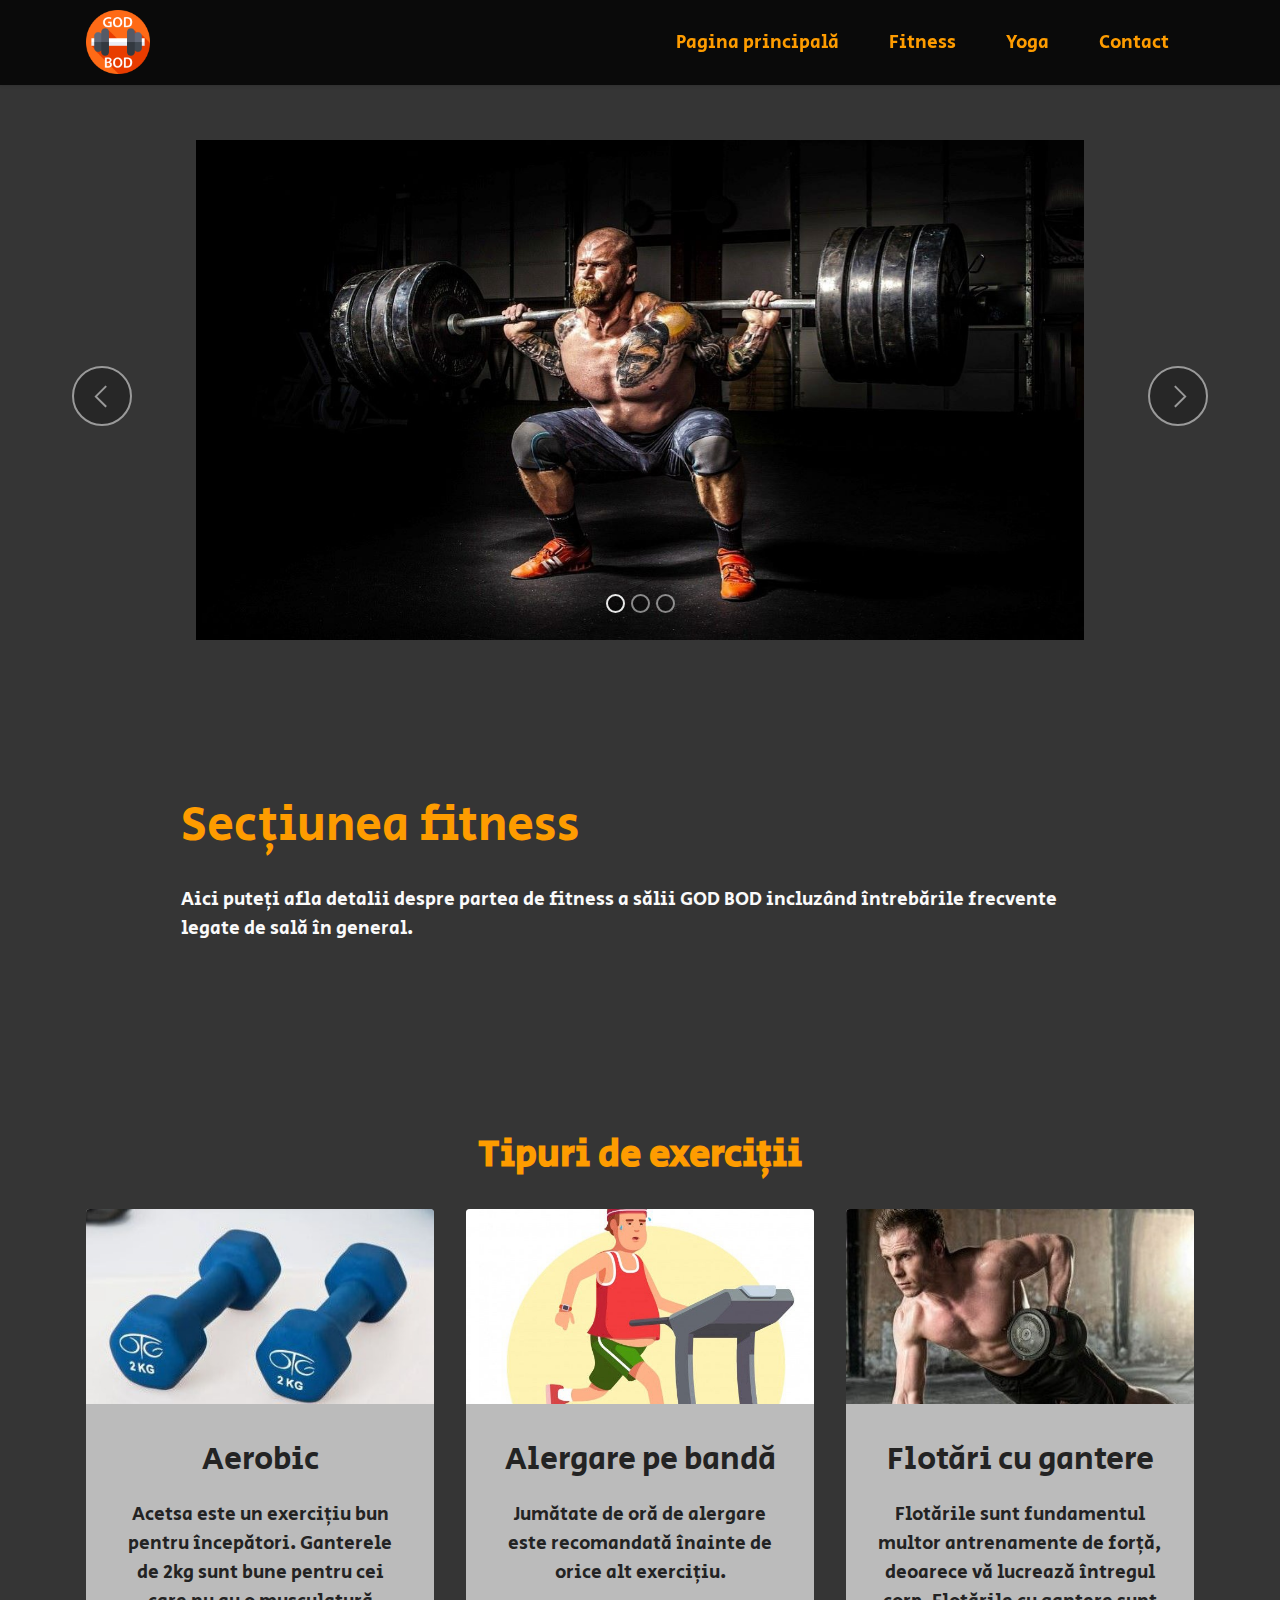
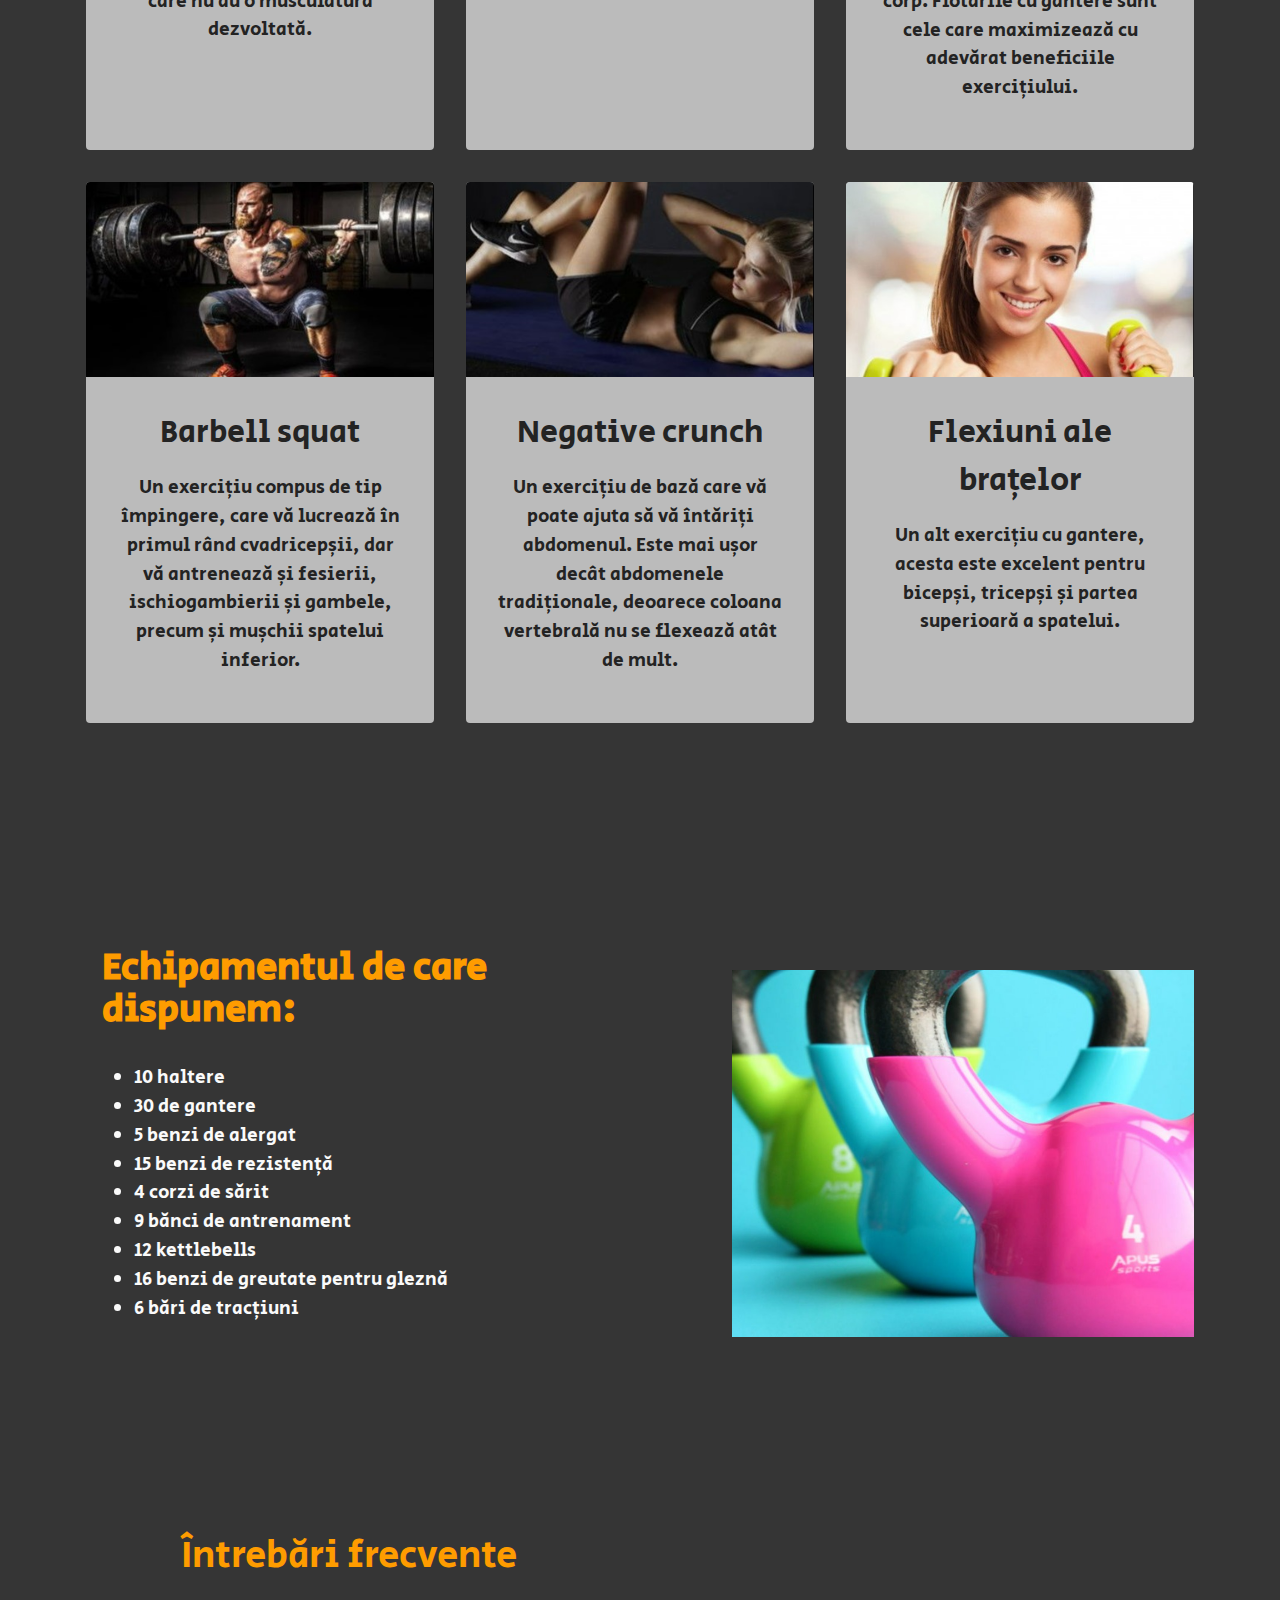
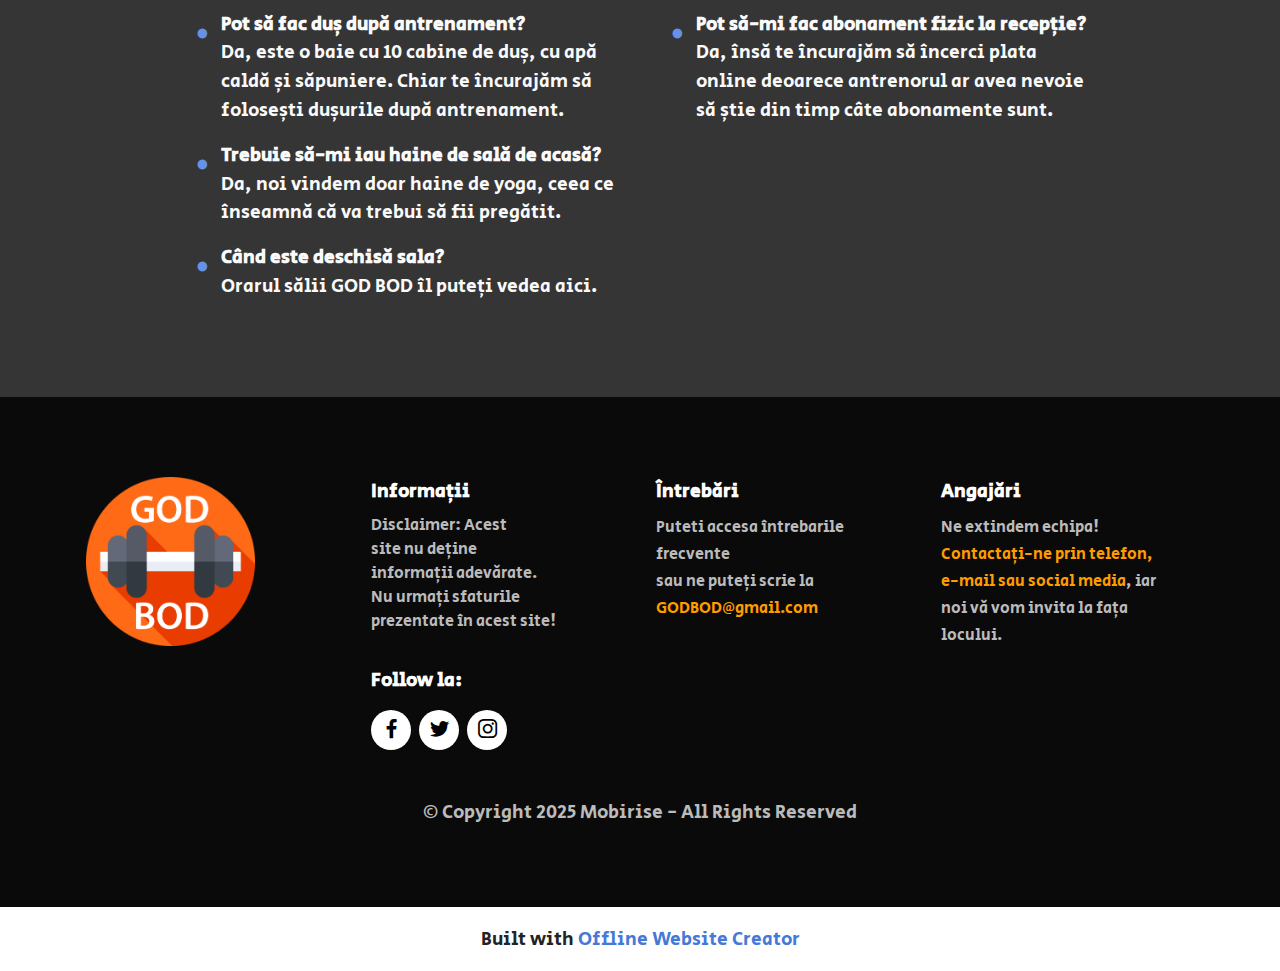
<file: page1.html>
<!DOCTYPE html>
<html lang="ro">
<head>
  <!-- Site made with Mobirise Website Builder v5.7.8, https://mobirise.com -->
  <meta charset="UTF-8">
  <meta http-equiv="X-UA-Compatible" content="IE=edge">
  <meta name="generator" content="Mobirise v5.7.8, mobirise.com">
  <meta name="viewport" content="width=device-width, initial-scale=1, minimum-scale=1">
  <link rel="shortcut icon" href="assets/images/logo.png" type="image/x-icon">
  <meta name="description" content="">
  
  
  <title>Fitness</title>
  <link rel="stylesheet" href="assets/web/assets/mobirise-icons2/mobirise2.css">
  <link rel="stylesheet" href="assets/bootstrap/css/bootstrap.min.css">
  <link rel="stylesheet" href="assets/bootstrap/css/bootstrap-grid.min.css">
  <link rel="stylesheet" href="assets/bootstrap/css/bootstrap-reboot.min.css">
  <link rel="stylesheet" href="assets/dropdown/css/style.css">
  <link rel="stylesheet" href="assets/socicon/css/styles.css">
  <link rel="stylesheet" href="assets/theme/css/style.css">
  <link rel="preload" href="https://fonts.googleapis.com/css?family=Secular+One:400&display=swap" as="style" onload="this.onload=null;this.rel='stylesheet'">
  <noscript><link rel="stylesheet" href="https://fonts.googleapis.com/css?family=Secular+One:400&display=swap"></noscript>
  <link rel="preload" as="style" href="assets/mobirise/css/mbr-additional.css"><link rel="stylesheet" href="assets/mobirise/css/mbr-additional.css" type="text/css">

  
  
  
</head>
<body>
  
  <section data-bs-version="5.1" class="menu menu2 cid-tt6WDHHiAA" once="menu" id="menu2-i">
    
    <nav class="navbar navbar-dropdown navbar-fixed-top navbar-expand-lg">
        <div class="container">
            <div class="navbar-brand">
                <span class="navbar-logo">
                    <a href="index.html">
                        <img src="assets/images/logo.png" alt="Logo GOD BOD" style="height: 4rem;">
                    </a>
                </span>
                
            </div>
            <button class="navbar-toggler" type="button" data-toggle="collapse" data-bs-toggle="collapse" data-target="#navbarSupportedContent" data-bs-target="#navbarSupportedContent" aria-controls="navbarNavAltMarkup" aria-expanded="false" aria-label="Toggle navigation">
                <div class="hamburger">
                    <span></span>
                    <span></span>
                    <span></span>
                    <span></span>
                </div>
            </button>
            <div class="collapse navbar-collapse" id="navbarSupportedContent">
                <ul class="navbar-nav nav-dropdown nav-right" data-app-modern-menu="true"><li class="nav-item"><a class="nav-link link text-secondary text-primary display-7" href="index.html">Pagina principală</a></li><li class="nav-item"><a class="nav-link link text-secondary text-primary display-7" href="page1.html">Fitness</a></li><li class="nav-item"><a class="nav-link link text-secondary text-primary display-7" href="page2.html">Yoga</a></li>
                    
                    <li class="nav-item"><a class="nav-link link text-secondary text-primary display-7" href="page3.html">Contact</a></li></ul>
                
                
            </div>
        </div>
    </nav>
</section>

<section data-bs-version="5.1" class="slider2 cid-tte5ZlGYP7" id="slider2-p">
    

    
    <div class="container-fluid">
        <div class="row justify-content-center">
            <div class="col-12 col-md-10 col-lg-12">
                <div class="carousel slide" id="ttjkjxwFzJ" data-ride="carousel" data-bs-ride="carousel" data-interval="4000" data-bs-interval="4000">
                    
                    <ol class="carousel-indicators">
                        <li data-slide-to="0" data-bs-slide-to="0" class="active" data-target="#ttjkjxwFzJ" data-bs-target="#ttjkjxwFzJ"></li>
                        <li data-slide-to="1" data-bs-slide-to="1" data-target="#ttjkjxwFzJ" data-bs-target="#ttjkjxwFzJ"></li>
                        <li data-slide-to="2" data-bs-slide-to="2" data-target="#ttjkjxwFzJ" data-bs-target="#ttjkjxwFzJ"></li>
                    </ol>
                    <div class="carousel-inner">
                        <div class="carousel-item slider-image item active">
                            <div class="item-wrapper">
                                <img class="d-block w-100" src="assets/images/man-1282232-1280-1280x720.jpeg" alt="Bărbat făcând barbell squat">
                                
                            </div>
                        </div>
                        <div class="carousel-item slider-image item">
                            <div class="item-wrapper">
                                <img class="d-block w-100" src="assets/images/people-2604149-1280-1280x720.jpeg" alt="Bărbat făcând flotări cu gantere">
                                
                            </div>
                        </div>
                        <div class="carousel-item slider-image item">
                            <div class="item-wrapper">
                                <img class="d-block w-100" src="assets/images/training-828726-1280-1280x850.jpeg" alt="Femeie musculoasă cu mâinile pe gantere uitându-se în oglindă">
                                
                            </div>
                        </div>
                    </div>
                    <a class="carousel-control carousel-control-prev" role="button" data-slide="prev" data-bs-slide="prev" href="#ttjkjxwFzJ">
                        <span class="mobi-mbri mobi-mbri-arrow-prev" aria-hidden="true"></span>
                        <span class="sr-only visually-hidden">Previous</span>
                    </a>
                    <a class="carousel-control carousel-control-next" role="button" data-slide="next" data-bs-slide="next" href="#ttjkjxwFzJ">
                        <span class="mobi-mbri mobi-mbri-arrow-next" aria-hidden="true"></span>
                        <span class="sr-only visually-hidden">Next</span>
                    </a>
                </div>
            </div>
        </div>
    </div>
</section>

<section data-bs-version="5.1" class="content5 cid-ttei8sPpk9" id="content5-x">
    
    <div class="container">
        <div class="row justify-content-center">
            <div class="col-md-12 col-lg-10">
                
                <h1 class="mbr-section-subtitle mbr-fonts-style mb-4 display-1">
                    Secțiunea fitness</h1>
                <p class="mbr-text mbr-fonts-style display-7">
                    Aici puteți afla detalii despre partea de fitness a sălii GOD BOD incluzând întrebările frecvente legate de sală în general.</p>
            </div>
        </div>
    </div>
</section>

<section data-bs-version="5.1" class="gallery2 cid-tte9w0yLYU" id="gallery2-u">
    
    
    <div class="container">
        <div class="mbr-section-head">
            <h2 class="mbr-section-title mbr-fonts-style align-center mb-0 display-2"><strong>Tipuri de exerciții</strong></h2>
            
        </div>
        <div class="row mt-4">
            <div class="item features-image сol-12 col-md-6 col-lg-4">
                <div class="item-wrapper">
                    <div class="item-img">
                        <img src="assets/images/aerobics-2-418x418.jpeg" alt="Două gantere albastre de 2 kilograme">
                    </div>
                    <div class="item-content">
                        <h3 class="item-title mbr-fonts-style display-5">Aerobic</h3>
                        
                        <p class="mbr-text mbr-fonts-style mt-3 display-7">
                            Acetsa este un exercițiu bun pentru începători. Ganterele de 2kg sunt bune pentru cei care nu au o musculatură dezvoltată.
                        </p>
                    </div>
                    
                </div>
            </div>
            <div class="item features-image сol-12 col-md-6 col-lg-4">
                <div class="item-wrapper">
                    <div class="item-img">
                        <img src="assets/images/band-626x626.jpeg" alt="Ilustrație cu un bărbat transpirat care aleargă pe bandă">
                    </div>
                    <div class="item-content">
                        <h3 class="item-title mbr-fonts-style display-5">Alergare pe bandă</h3>
                        
                        <p class="mbr-text mbr-fonts-style mt-3 display-7">Jumătate de oră de alergare este recomandată înainte de orice alt exercițiu.</p>
                    </div>
                    
                </div>
            </div>
            <div class="item features-image сol-12 col-md-6 col-lg-4">
                <div class="item-wrapper">
                    <div class="item-img">
                        <img src="assets/images/exerc1-384x384.jpeg" alt="Bărbat făcând flotări cu gantere">
                    </div>
                    <div class="item-content">
                        <h3 class="item-title mbr-fonts-style display-5">Flotări cu gantere</h3>
                        
                        <p class="mbr-text mbr-fonts-style mt-3 display-7">Flotările sunt fundamentul multor antrenamente de forță, deoarece vă lucrează întregul corp. Flotările cu gantere sunt cele care maximizează cu adevărat beneficiile exercițiului.</p>
                    </div>
                    
                </div>
            </div>
            <div class="item features-image сol-12 col-md-6 col-lg-4">
                <div class="item-wrapper">
                    <div class="item-img">
                        <img src="assets/images/exerc2-1-417x417.jpeg" alt="Bărbat făcând barbell squat" title="">
                    </div>
                    <div class="item-content">
                        <h3 class="item-title mbr-fonts-style display-5">Barbell squat</h3>
                        
                        <p class="mbr-text mbr-fonts-style mt-3 display-7">Un exercițiu compus de tip împingere, care vă lucrează în primul rând cvadricepșii, dar vă antrenează și fesierii, ischiogambierii și gambele, precum și mușchii spatelui inferior.</p>
                    </div>
                    
                </div>
            </div><div class="item features-image сol-12 col-md-6 col-lg-4">
                <div class="item-wrapper">
                    <div class="item-img">
                        <img src="assets/images/exerc3-417x417.jpeg" alt="Femeie întinsă pe spate făcând negative crunch" title="" data-slide-to="4" data-bs-slide-to="5">
                    </div>
                    <div class="item-content">
                        <h3 class="item-title mbr-fonts-style display-5">Negative crunch</h3>
                        
                        <p class="mbr-text mbr-fonts-style mt-3 display-7">Un exercițiu de bază care vă poate ajuta să vă întăriți abdomenul. Este mai ușor decât abdomenele tradiționale, deoarece coloana vertebrală nu se flexează atât de mult.</p>
                    </div>
                    
                </div>
            </div><div class="item features-image сol-12 col-md-6 col-lg-4">
                <div class="item-wrapper">
                    <div class="item-img">
                        <img src="assets/images/gantmic-469x469.jpeg" alt="Femeie cu gantere mici în mână făcând flexiuni ale brațelor" title="" data-slide-to="5" data-bs-slide-to="6">
                    </div>
                    <div class="item-content">
                        <h3 class="item-title mbr-fonts-style display-5">Flexiuni ale brațelor</h3>
                        
                        <p class="mbr-text mbr-fonts-style mt-3 display-7">Un alt exercițiu cu gantere, acesta este excelent pentru bicepși, tricepși și partea superioară a spatelui.</p>
                    </div>
                    
                </div>
            </div>
        </div>
    </div>
</section>

<section data-bs-version="5.1" class="features11 cid-tteayUbUEd" id="features12-w">

    

    
    
    <div class="container">
        <div class="m-0 row align-items-center">
            <div class="col-12 col-lg">
                <div class="card-wrapper">
                    <div class="card-box">
                        <h2 class="card-title mbr-fonts-style mb-4 display-2">
                            <strong>Echipamentul de care dispunem:</strong></h2>
                        
                        <div class="mbr-text mbr-fonts-style counter-container display-7">
                            <ul>
                                <li>10 haltere
</li><li>30 de gantere
</li><li>5 benzi de alergat
</li><li>15 benzi de rezistență
</li><li>4 corzi de sărit
</li><li>9 bănci de antrenament
</li><li>12 kettlebells
</li><li>16 benzi de greutate pentru gleznă
</li><li>6 bări de tracțiuni</li>
                            </ul>
                        </div>
                        
                    </div>
                </div>
            </div>
            <div class="p-0 col-12 col-lg-5 md-pb">
                <div class="image-wrapper">
                    <img src="assets/images/bright-close-up-color-221248-1073x715.jpeg" alt="Trei kettlebells una lângă alta">
                </div>
            </div>
        </div>
    </div>
</section>

<section data-bs-version="5.1" class="content13 cid-tth7Pk8fvh" id="content13-y">
    

    
    
    <div class="container">
        <div class="row justify-content-center">
            <div class="col-md-12 col-lg-10">
                <h2 class="mbr-section-title mbr-fonts-style mb-4 display-2" style="color: #fe9c00;">
                    Întrebări frecvente</h2>
            </div>
        </div>
        <div class="row justify-content-center">
            <div class="col-md-12 col-lg-10">
                <div class="row justify-content-center">
                    <div class="col-12 col-lg-6">
                        <ul class="list mbr-fonts-style display-7">
                            <li><strong>Pot să fac duș după antrenament?</strong><br>Da, este o baie cu 10 cabine de duș, cu apă caldă și săpuniere. Chiar te încurajăm să folosești dușurile după antrenament.</li>
                            <li><strong>Trebuie să-mi iau haine de sală de acasă?</strong><br>Da, noi vindem doar haine de yoga, ceea ce înseamnă că va trebui să fii pregătit.</li>
                            <li><strong>Când este deschisă sala?</strong><br>Orarul sălii GOD BOD îl puteți vedea aici.</li>
                        </ul>
                    </div>
                    <div class="col-12 col-lg-6">
                        <ul class="list mbr-fonts-style display-7">
                            <li><strong>Pot să-mi fac abonament fizic la recepție?</strong><br>Da, însă te încurajăm să încerci plata online deoarece antrenorul ar avea nevoie să știe din timp câte abonamente sunt.</li>
                        </ul>
                    </div>
                </div>
            </div>
        </div>
    </div>
</section>

<section data-bs-version="5.1" class="footer4 cid-ttdKm7qQOi" once="footers" id="footer4-j">

    

    
    
    <div class="container">
        <div class="row mbr-white">
            <div class="col-6 col-lg-3">
                <div class="media-wrap col-md-8 col-12">
                    <a href="index.html#top">
                        <img src="assets/images/logo-397x397.png" alt="Logo GOD BOD">
                    </a>
                </div>
            </div>
            <div class="col-12 col-md-6 col-lg-3">
                <h2 class="mbr-section-subtitle mbr-fonts-style mb-2 display-7"><strong>Informații</strong></h2>
                <p class="mbr-text mbr-fonts-style mb-4 display-4">Disclaimer: Acest
<br>site nu deține
<br>informații adevărate.
<br>Nu urmați sfaturile
<br>prezentate în acest site!</p>
                <h3 class="mbr-section-subtitle mbr-fonts-style mb-3 display-7"><strong>Follow la:</strong></h3>
                <div class="social-row display-7">
                    <div class="soc-item">
                        <a href="https://www.facebook.com/" target="_blank">
                            <span class="mbr-iconfont socicon-facebook socicon"></span>
                        </a>
                    </div>
                    <div class="soc-item">
                        <a href="https://www.twitter.com/" target="_blank">
                            <span class="mbr-iconfont socicon-twitter socicon"></span>
                        </a>
                    </div>
                    <div class="soc-item">
                        <a href="https://www.instagram.com/" target="_blank">
                            <span class="mbr-iconfont socicon-instagram socicon"></span>
                        </a>
                    </div>
                    
                </div>
            </div>
            <div class="col-12 col-md-6 col-lg-3">
                <h3 class="mbr-section-subtitle mbr-fonts-style mb-2 display-7"><strong>Întrebări</strong></h3>
                <ul class="list mbr-fonts-style display-4">
                    <li class="mbr-text item-wrap">Puteti accesa întrebarile frecvente </li><li class="mbr-text item-wrap">sau ne puteți scrie la <a href="page3.html#contacts3-17" class="text-secondary">GODBOD@gmail.com</a></li>
                </ul>
            </div>
            <div class="col-12 col-md-6 col-lg-3">
                <h3 class="mbr-section-subtitle mbr-fonts-style mb-2 display-7"><strong>Angajări</strong></h3>
                <ul class="list mbr-fonts-style display-4">
                    <li class="mbr-text item-wrap">Ne extindem echipa!</li><li class="mbr-text item-wrap"><a href="page3.html#contacts3-17" class="text-secondary">Contactați-ne prin telefon,</a></li><li class="mbr-text item-wrap"><a href="page3.html#contacts3-17" class="text-secondary">e-mail sau social media</a>, iar</li><li class="mbr-text item-wrap">noi vă vom invita la fața&nbsp;</li><li class="mbr-text item-wrap">locului.</li>
                </ul>
            </div>
            <div class="col-12 mt-4">
                <p class="mbr-text mb-0 mbr-fonts-style copyright align-center display-7">
                    © Copyright 2025 Mobirise - All Rights Reserved
                </p>
            </div>
        </div>
    </div>
</section><section class="display-7" style="padding: 0;align-items: center;justify-content: center;flex-wrap: wrap;    align-content: center;display: flex;position: relative;height: 4rem;"><a href="https://mobiri.se/" style="flex: 1 1;height: 4rem;position: absolute;width: 100%;z-index: 1;"><img alt="" style="height: 4rem;" src="[data-uri]"></a><p style="margin: 0;text-align: center;" class="display-7">Built with &#8204;</p><a style="z-index:1" href="https://mobirise.com/offline-website-builder.html">Offline Website Creator</a></section><script src="assets/bootstrap/js/bootstrap.bundle.min.js"></script>  <script src="assets/smoothscroll/smooth-scroll.js"></script>  <script src="assets/ytplayer/index.js"></script>  <script src="assets/dropdown/js/navbar-dropdown.js"></script>  <script src="assets/theme/js/script.js"></script>  
  
  
</body>
</html>
</file>
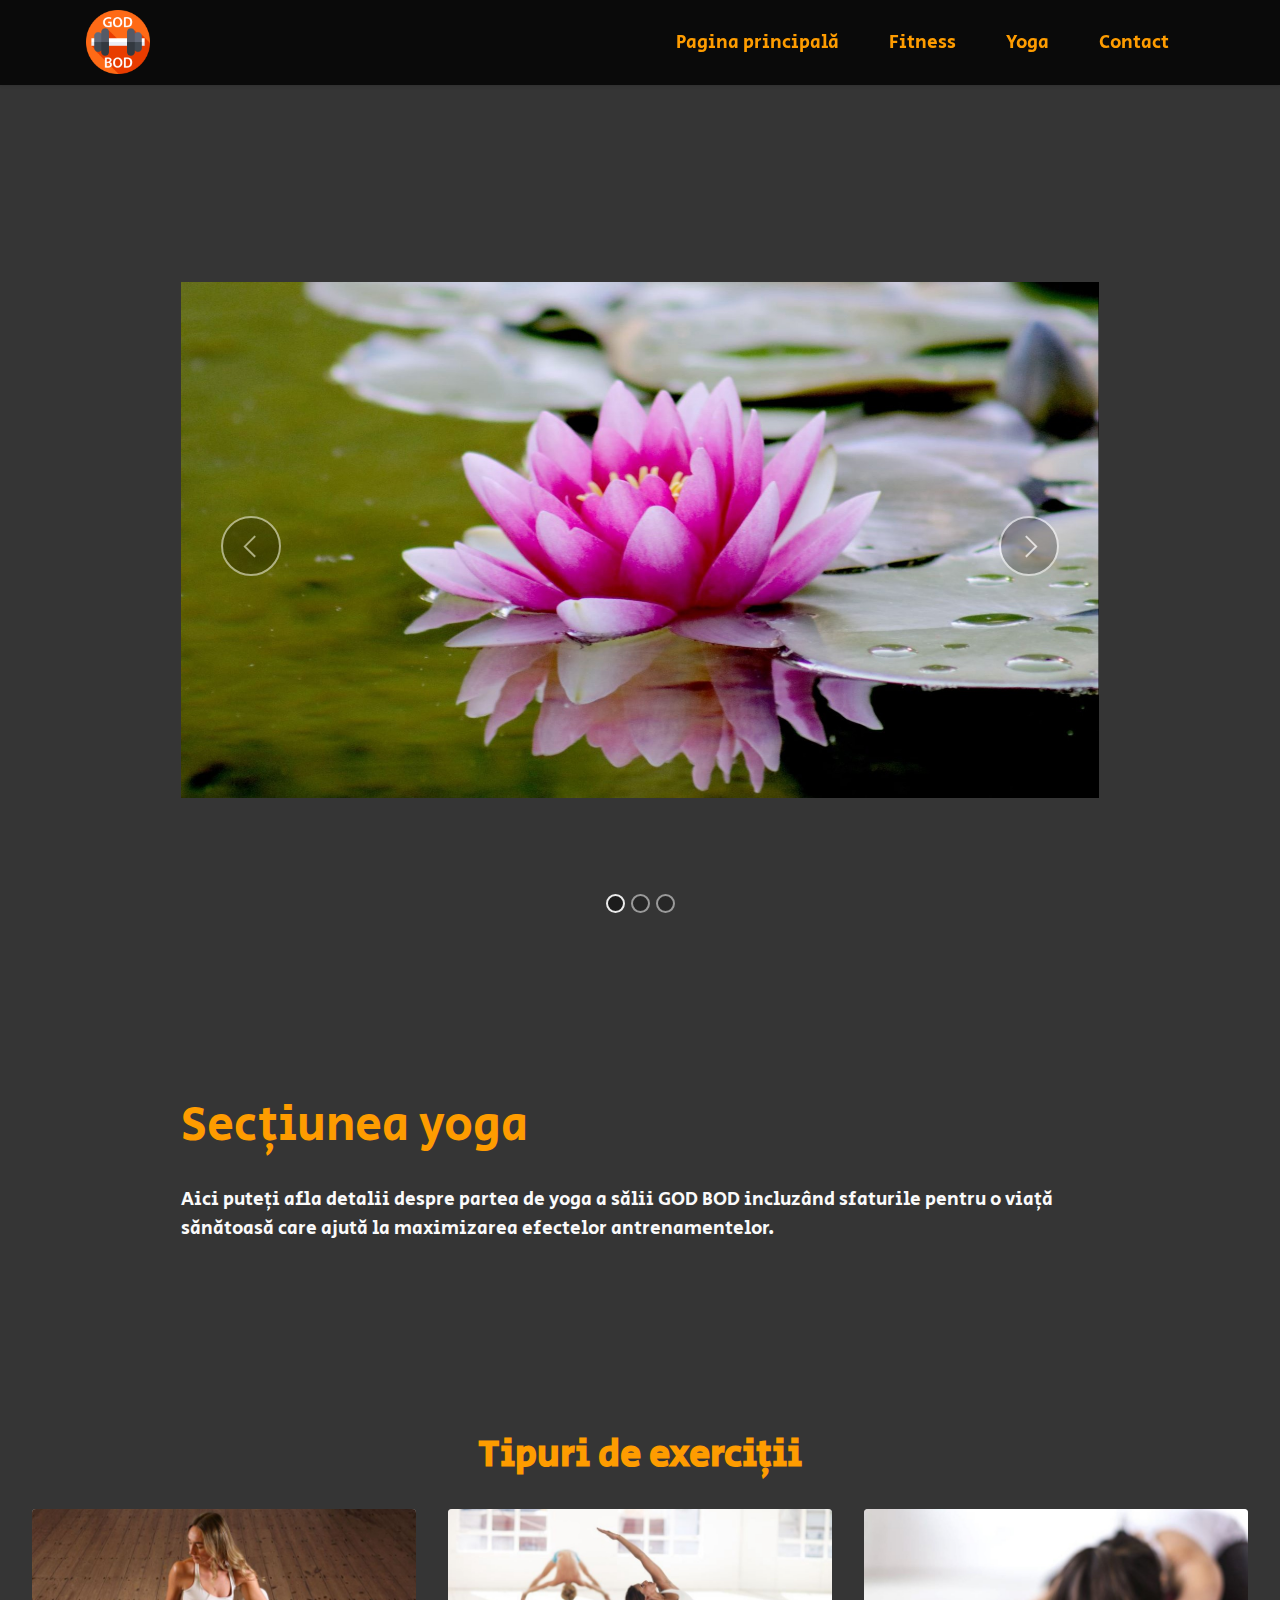
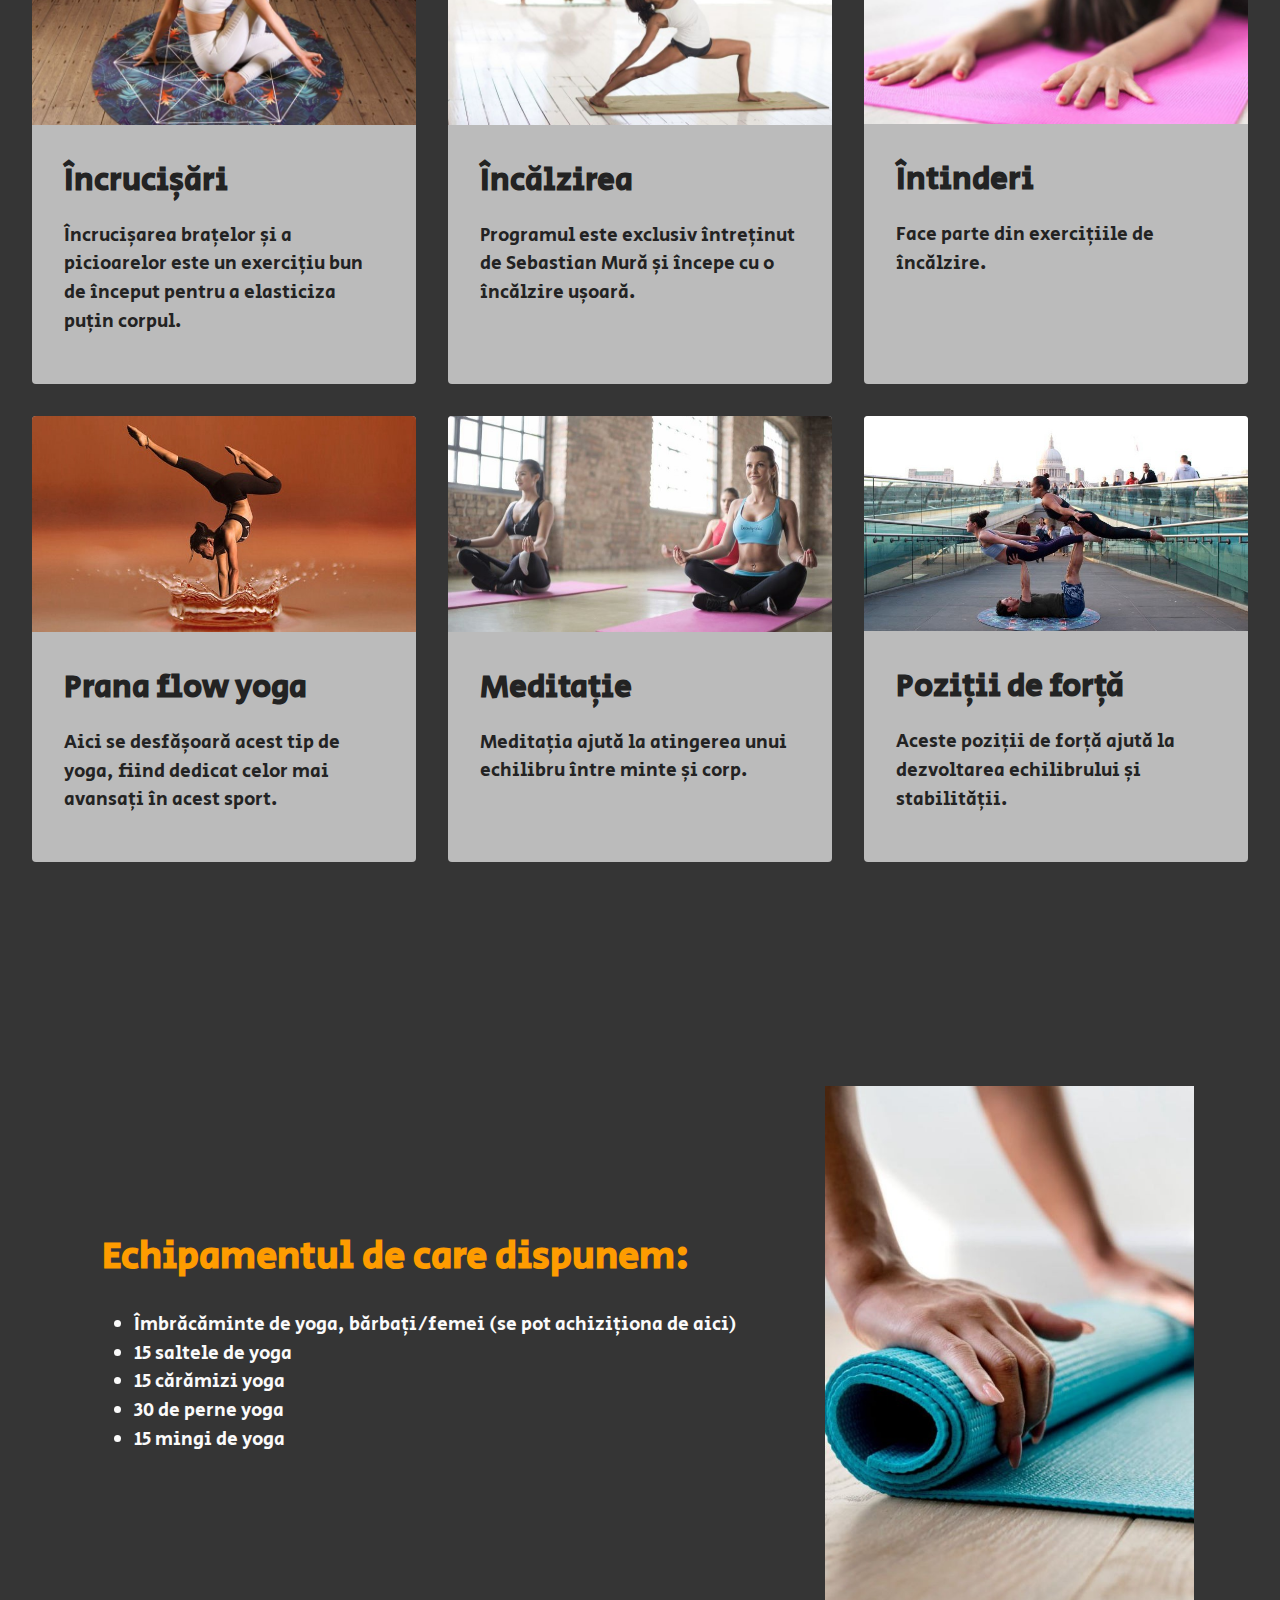
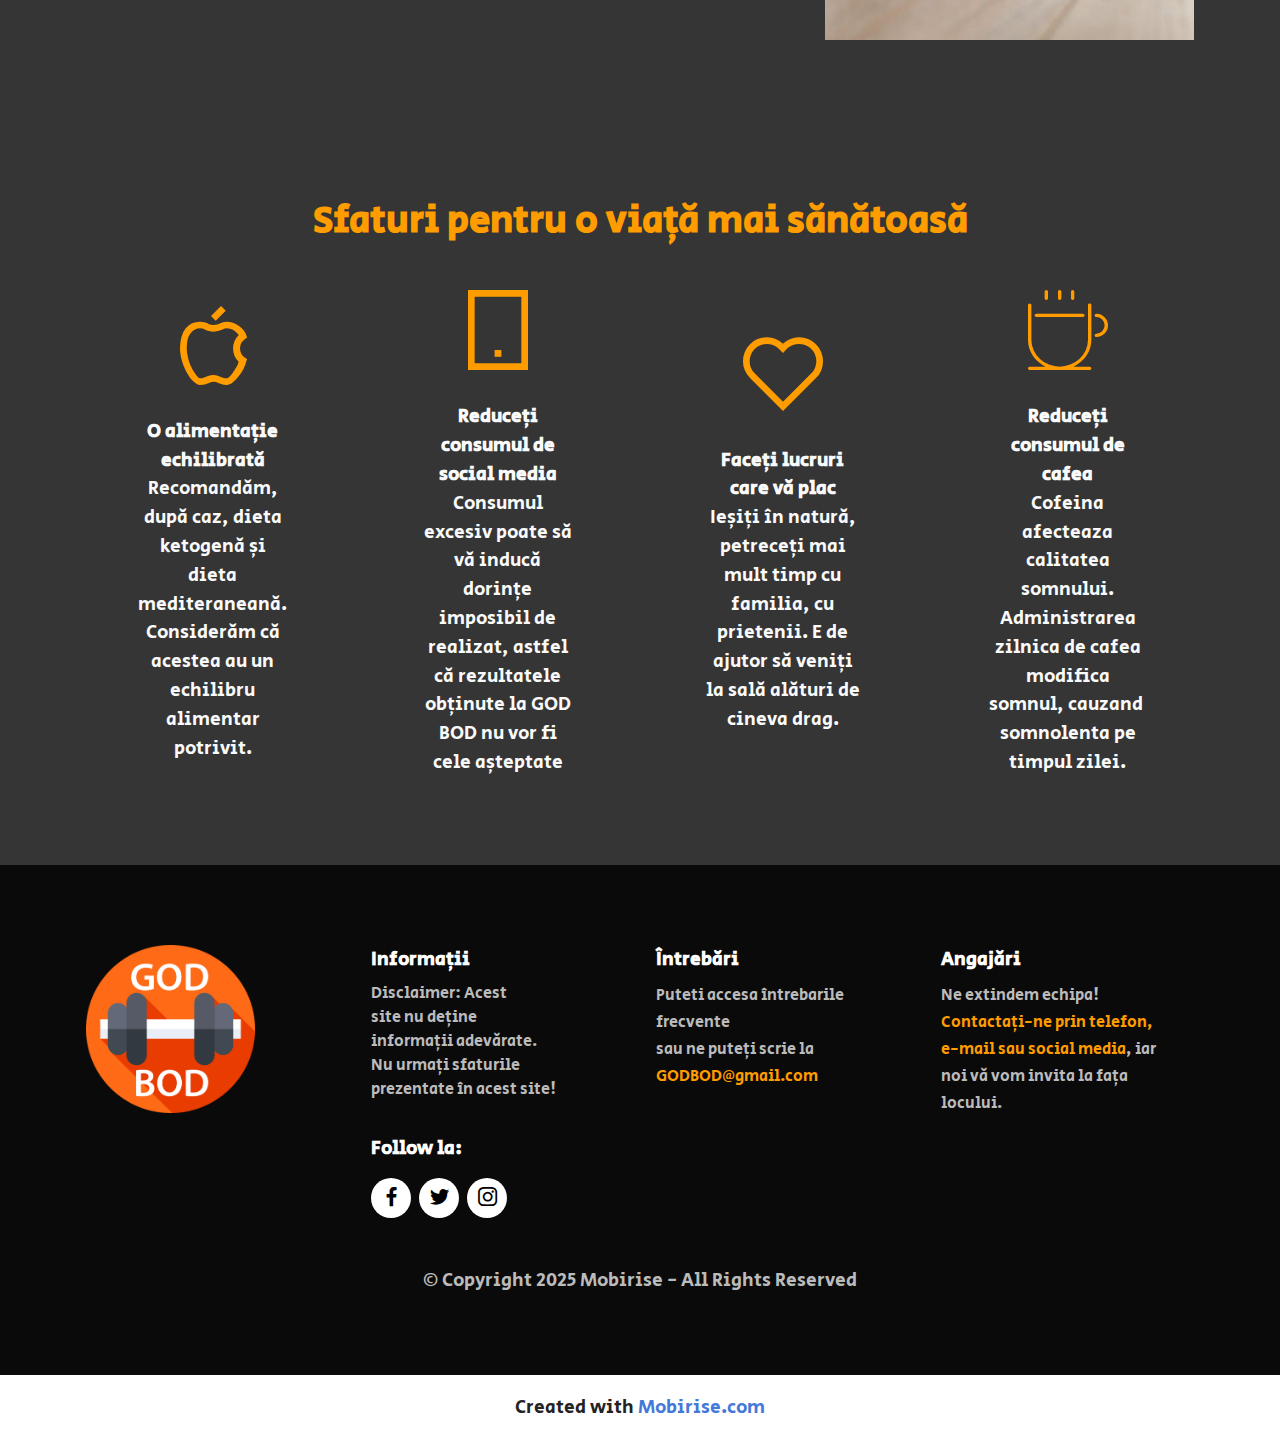
<file: page2.html>
<!DOCTYPE html>
<html lang="ro">
<head>
  <!-- Site made with Mobirise Website Builder v5.7.8, https://mobirise.com -->
  <meta charset="UTF-8">
  <meta http-equiv="X-UA-Compatible" content="IE=edge">
  <meta name="generator" content="Mobirise v5.7.8, mobirise.com">
  <meta name="viewport" content="width=device-width, initial-scale=1, minimum-scale=1">
  <link rel="shortcut icon" href="assets/images/logo.png" type="image/x-icon">
  <meta name="description" content="">
  
  
  <title>Yoga</title>
  <link rel="stylesheet" href="assets/web/assets/mobirise-icons2/mobirise2.css">
  <link rel="stylesheet" href="assets/web/assets/mobirise-icons/mobirise-icons.css">
  <link rel="stylesheet" href="assets/bootstrap/css/bootstrap.min.css">
  <link rel="stylesheet" href="assets/bootstrap/css/bootstrap-grid.min.css">
  <link rel="stylesheet" href="assets/bootstrap/css/bootstrap-reboot.min.css">
  <link rel="stylesheet" href="assets/dropdown/css/style.css">
  <link rel="stylesheet" href="assets/socicon/css/styles.css">
  <link rel="stylesheet" href="assets/theme/css/style.css">
  <link rel="preload" href="https://fonts.googleapis.com/css?family=Secular+One:400&display=swap" as="style" onload="this.onload=null;this.rel='stylesheet'">
  <noscript><link rel="stylesheet" href="https://fonts.googleapis.com/css?family=Secular+One:400&display=swap"></noscript>
  <link rel="preload" as="style" href="assets/mobirise/css/mbr-additional.css"><link rel="stylesheet" href="assets/mobirise/css/mbr-additional.css" type="text/css">

  
  
  
</head>
<body>
  
  <section data-bs-version="5.1" class="menu menu2 cid-tt6WDHHiAA" once="menu" id="menu2-q">
    
    <nav class="navbar navbar-dropdown navbar-fixed-top navbar-expand-lg">
        <div class="container">
            <div class="navbar-brand">
                <span class="navbar-logo">
                    <a href="index.html">
                        <img src="assets/images/logo.png" alt="Logo GOD BOD" style="height: 4rem;">
                    </a>
                </span>
                
            </div>
            <button class="navbar-toggler" type="button" data-toggle="collapse" data-bs-toggle="collapse" data-target="#navbarSupportedContent" data-bs-target="#navbarSupportedContent" aria-controls="navbarNavAltMarkup" aria-expanded="false" aria-label="Toggle navigation">
                <div class="hamburger">
                    <span></span>
                    <span></span>
                    <span></span>
                    <span></span>
                </div>
            </button>
            <div class="collapse navbar-collapse" id="navbarSupportedContent">
                <ul class="navbar-nav nav-dropdown nav-right" data-app-modern-menu="true"><li class="nav-item"><a class="nav-link link text-secondary text-primary display-7" href="index.html">Pagina principală</a></li><li class="nav-item"><a class="nav-link link text-secondary text-primary display-7" href="page1.html">Fitness</a></li><li class="nav-item"><a class="nav-link link text-secondary text-primary display-7" href="page2.html">Yoga</a></li>
                    
                    <li class="nav-item"><a class="nav-link link text-secondary text-primary display-7" href="page3.html">Contact</a></li></ul>
                
                
            </div>
        </div>
    </nav>
</section>

<section data-bs-version="5.1" class="slider2 cid-tthlTCI1NY" id="slider2-10">
    

    
    <div class="container">
        <div class="row justify-content-center">
            <div class="col-12 col-md-10">
                <div class="carousel slide" id="ttjkjG0urG" data-ride="carousel" data-bs-ride="carousel" data-interval="4000" data-bs-interval="4000">
                    
                    <ol class="carousel-indicators">
                        <li data-slide-to="0" data-bs-slide-to="0" class="active" data-target="#ttjkjG0urG" data-bs-target="#ttjkjG0urG"></li>
                        <li data-slide-to="1" data-bs-slide-to="1" data-target="#ttjkjG0urG" data-bs-target="#ttjkjG0urG"></li>
                        <li data-slide-to="2" data-bs-slide-to="2" data-target="#ttjkjG0urG" data-bs-target="#ttjkjG0urG"></li>
                    </ol>
                    <div class="carousel-inner">
                        <div class="carousel-item slider-image item active">
                            <div class="item-wrapper">
                                <img class="d-block w-100" src="assets/images/zen1-1773x1182.jpeg" alt="Nufăr plutind pe o mlaștină">
                                
                            </div>
                        </div>
                        <div class="carousel-item slider-image item">
                            <div class="item-wrapper">
                                <img class="d-block w-100" src="assets/images/yoga-5508336-1800x1213.png" alt="Ilustrație cu o femeie care ține în mână o floare și stând într-o poziție de yoga">
                                
                            </div>
                        </div>
                        <div class="carousel-item slider-image item">
                            <div class="item-wrapper">
                                <img class="d-block w-100" src="assets/images/backlit-beach-dawn-1748x1165.jpeg" alt="Silueta în umbră a unei femei care stă cu mâinile sus și împreunate">
                                
                            </div>
                        </div>
                    </div>
                    <a class="carousel-control carousel-control-prev" role="button" data-slide="prev" data-bs-slide="prev" href="#ttjkjG0urG">
                        <span class="mobi-mbri mobi-mbri-arrow-prev" aria-hidden="true"></span>
                        <span class="sr-only visually-hidden">Previous</span>
                    </a>
                    <a class="carousel-control carousel-control-next" role="button" data-slide="next" data-bs-slide="next" href="#ttjkjG0urG">
                        <span class="mobi-mbri mobi-mbri-arrow-next" aria-hidden="true"></span>
                        <span class="sr-only visually-hidden">Next</span>
                    </a>
                </div>
            </div>
        </div>
    </div>
</section>

<section data-bs-version="5.1" class="content5 cid-ttiQ8EGUO4" id="content5-1a">
    
    <div class="container">
        <div class="row justify-content-center">
            <div class="col-md-12 col-lg-10">
                
                <h1 class="mbr-section-subtitle mbr-fonts-style mb-4 display-1">Secțiunea yoga</h1>
                <p class="mbr-text mbr-fonts-style display-7">
                    Aici puteți afla detalii despre partea de yoga a sălii GOD BOD incluzând sfaturile pentru o viață sănătoasă care ajută la maximizarea efectelor antrenamentelor.</p>
            </div>
        </div>
    </div>
</section>

<section data-bs-version="5.1" class="gallery3 cid-tthmwSuMDY" id="gallery3-11">
    
    
    <div class="container-fluid">
        <div class="mbr-section-head">
            <h2 class="mbr-section-title mbr-fonts-style align-center mb-0 display-2"><strong>Tipuri de exerciții</strong></h2>
            
        </div>
        <div class="row mt-4">
            <div class="item features-image сol-12 col-md-6 col-lg-4">
                <div class="item-wrapper">
                    <div class="item-img">
                        <img src="assets/images/yoga-woman-800x533.jpeg" alt="Femeie care se încrucișează pe un covor">
                    </div>
                    <div class="item-content">
                        <h3 class="item-title mbr-fonts-style display-5"><strong>Încrucișări</strong></h3>
                        
                        <p class="mbr-text mbr-fonts-style mt-3 display-7">Încrucișarea brațelor și a picioarelor este un exercițiu bun de început pentru a elasticiza puțin corpul.</p>
                    </div>
                    
                </div>
            </div>
            <div class="item features-image сol-12 col-md-6 col-lg-4">
                <div class="item-wrapper">
                    <div class="item-img">
                        <img src="assets/images/yoga-2959226-1280-800x533.jpeg" alt="O femeie care face o mișcare de yoga și o femeie în spate care stă într-o altă poziție de yoga cu capul pe pământ">
                    </div>
                    <div class="item-content">
                        <h3 class="item-title mbr-fonts-style display-5">
                            <strong>Încălzirea</strong>
                        </h3>
                        
                        <p class="mbr-text mbr-fonts-style mt-3 display-7">Programul este exclusiv întreținut de Sebastian Mură și începe cu o încălzire ușoară.</p>
                    </div>
                    
                </div>
            </div>
            <div class="item features-image сol-12 col-md-6 col-lg-4">
                <div class="item-wrapper">
                    <div class="item-img">
                        <img src="assets/images/pexels-photo-374694-780x520.jpeg" alt="Femeie întinsă pe o saltea cu fața și abdomenul pe saltea">
                    </div>
                    <div class="item-content">
                        <h3 class="item-title mbr-fonts-style display-5">
                            <strong>Întinderi</strong>
                        </h3>
                        
                        <p class="mbr-text mbr-fonts-style mt-3 display-7">Face parte din exercițiile de încălzire.</p>
                    </div>
                    
                </div>
            </div>
            <div class="item features-image сol-12 col-md-6 col-lg-4">
                <div class="item-wrapper">
                    <div class="item-img">
                        <img src="assets/images/dance-3134828-640-640x426.jpeg" alt="Femeie stând în mâini în apă" title="">
                    </div>
                    <div class="item-content">
                        <h3 class="item-title mbr-fonts-style display-5"><strong>Prana flow yoga</strong></h3>
                        
                        <p class="mbr-text mbr-fonts-style mt-3 display-7">Aici se desfășoară acest tip de yoga, fiind dedicat celor mai avansați în acest sport.</p>
                    </div>
                    
                </div>
            </div><div class="item features-image сol-12 col-md-6 col-lg-4">
                <div class="item-wrapper">
                    <div class="item-img">
                        <img src="assets/images/class4-760x507.jpeg" alt="Trei femei care stau în poziția lotus pe saltele" title="" data-slide-to="4" data-bs-slide-to="5">
                    </div>
                    <div class="item-content">
                        <h3 class="item-title mbr-fonts-style display-5"><strong>Meditație</strong></h3>
                        
                        <p class="mbr-text mbr-fonts-style mt-3 display-7">Meditația ajută la atingerea unui echilibru între minte și corp.</p>
                    </div>
                    
                </div>
            </div><div class="item features-image сol-12 col-md-6 col-lg-4">
                <div class="item-wrapper">
                    <div class="item-img">
                        <img src="assets/images/acro-yoga-architecture-750x500.jpeg" alt="Bărbat care ține o femeie pe mâini și încă una pe picioare" title="" data-slide-to="5" data-bs-slide-to="6">
                    </div>
                    <div class="item-content">
                        <h3 class="item-title mbr-fonts-style display-5"><strong>Poziții de forță</strong></h3>
                        
                        <p class="mbr-text mbr-fonts-style mt-3 display-7">Aceste poziții de forță ajută la dezvoltarea echilibrului și stabilității.</p>
                    </div>
                    
                </div>
            </div>
        </div>
    </div>
</section>

<section data-bs-version="5.1" class="features11 cid-tthn52f8RJ" id="features12-12">

    

    
    
    <div class="container">
        <div class="m-0 row align-items-center">
            <div class="col-12 col-lg">
                <div class="card-wrapper">
                    <div class="card-box">
                        <h2 class="card-title mbr-fonts-style mb-4 display-2"><strong>Echipamentul de care dispunem:</strong></h2>
                        
                        <div class="mbr-text mbr-fonts-style counter-container display-7">
                            <ul>
                                <li>Îmbrăcăminte de yoga, bărbați/femei (se pot achiziționa de aici)
</li><li>15 saltele de yoga
</li><li>15 cărămizi yoga
</li><li>30 de perne yoga
</li><li>15 mingi de yoga</li>
                            </ul>
                        </div>
                        
                    </div>
                </div>
            </div>
            <div class="p-0 col-12 col-lg-4 md-pb">
                <div class="image-wrapper">
                    <img src="assets/images/pexels-photo-1308746-1288x858.jpeg" alt="Mâinile unei femei care rulează o saltea de yoga">
                </div>
            </div>
        </div>
    </div>
</section>

<section data-bs-version="5.1" class="features13 cid-tthpDC04aj" id="features14-18">
    

    
    
    <div class="container">
        <div class="row">
            <div class="col-12">
                <h2 class="mbr-section-title align-center mb-4 mbr-fonts-style display-2" style="color: #fe9c00;"><strong>Sfaturi pentru o viață mai sănătoasă</strong></h2>
            </div>
            <div class="card col-12 col-md-4 col-lg-2 p-3">
                <div class="card-wrapper">
                    <div class="card-box align-center">
                        <span class="mbr-iconfont mobi-mbri-apple mobi-mbri" style="color: rgb(254, 156, 0); fill: rgb(254, 156, 0);"></span>
                        <p class="card-title align-center mbr-black mbr-fonts-style display-7"><strong>O alimentație echilibrată
</strong><br>Recomandăm, după caz, dieta ketogenă și dieta mediteraneană. Considerăm că acestea au un echilibru alimentar potrivit.</p>
                    </div>
                </div>
            </div>
            <div class="card p-3 col-12 col-md-4 col-lg-2">
                <div class="card-wrapper">
                    <div class="card-box align-center">
                        <span class="mbr-iconfont mobi-mbri-tablet-vertical mobi-mbri" style="color: rgb(254, 156, 0); fill: rgb(254, 156, 0);"></span>
                        <p class="card-title align-center mbr-black mbr-fonts-style display-7"><strong>Reduceți consumul de social media</strong><br>Consumul excesiv poate să vă inducă dorințe imposibil de realizat, astfel că rezultatele obținute la GOD BOD nu vor fi cele așteptate</p>
                    </div>
                </div>
            </div>
            <div class="card p-3 col-12 col-md-4 col-lg-2">
                <div class="card-wrapper">
                    <div class="card-box align-center">
                        <span class="mbr-iconfont mobi-mbri-hearth mobi-mbri" style="color: rgb(254, 156, 0); fill: rgb(254, 156, 0);"></span>
                        <p class="card-title align-center mbr-black mbr-fonts-style display-7"><strong>Faceți lucruri care vă plac</strong><br>Ieșiți în natură, petreceți mai mult timp cu familia, cu prietenii. E de ajutor să veniți la sală alături de cineva drag.</p>
                    </div>
                </div>
            </div>
            <div class="card p-3 col-12 col-md-4 col-lg-2">
                <div class="card-wrapper">
                    <div class="card-box align-center">
                        <span class="mbr-iconfont mbri-hot-cup" style="color: rgb(254, 156, 0); fill: rgb(254, 156, 0);"></span>
                        <p class="card-title align-center mbr-black mbr-fonts-style display-7"><strong>Reduceți consumul de cafea</strong><br>Cofeina afecteaza calitatea somnului. Administrarea zilnica de cafea modifica somnul, cauzand&nbsp; somnolenta pe timpul zilei.</p>
                    </div>
                </div>
            </div>
            
            
        </div>
    </div>
</section>

<section data-bs-version="5.1" class="footer4 cid-ttdKm7qQOi" once="footers" id="footer4-r">

    

    
    
    <div class="container">
        <div class="row mbr-white">
            <div class="col-6 col-lg-3">
                <div class="media-wrap col-md-8 col-12">
                    <a href="index.html#top">
                        <img src="assets/images/logo-397x397.png" alt="Logo GOD BOD">
                    </a>
                </div>
            </div>
            <div class="col-12 col-md-6 col-lg-3">
                <h2 class="mbr-section-subtitle mbr-fonts-style mb-2 display-7"><strong>Informații</strong></h2>
                <p class="mbr-text mbr-fonts-style mb-4 display-4">Disclaimer: Acest
<br>site nu deține
<br>informații adevărate.
<br>Nu urmați sfaturile
<br>prezentate în acest site!</p>
                <h3 class="mbr-section-subtitle mbr-fonts-style mb-3 display-7"><strong>Follow la:</strong></h3>
                <div class="social-row display-7">
                    <div class="soc-item">
                        <a href="https://www.facebook.com/" target="_blank">
                            <span class="mbr-iconfont socicon-facebook socicon"></span>
                        </a>
                    </div>
                    <div class="soc-item">
                        <a href="https://www.twitter.com/" target="_blank">
                            <span class="mbr-iconfont socicon-twitter socicon"></span>
                        </a>
                    </div>
                    <div class="soc-item">
                        <a href="https://www.instagram.com/" target="_blank">
                            <span class="mbr-iconfont socicon-instagram socicon"></span>
                        </a>
                    </div>
                    
                </div>
            </div>
            <div class="col-12 col-md-6 col-lg-3">
                <h3 class="mbr-section-subtitle mbr-fonts-style mb-2 display-7"><strong>Întrebări</strong></h3>
                <ul class="list mbr-fonts-style display-4">
                    <li class="mbr-text item-wrap">Puteti accesa întrebarile frecvente </li><li class="mbr-text item-wrap">sau ne puteți scrie la <a href="page3.html#contacts3-17" class="text-secondary">GODBOD@gmail.com</a></li>
                </ul>
            </div>
            <div class="col-12 col-md-6 col-lg-3">
                <h3 class="mbr-section-subtitle mbr-fonts-style mb-2 display-7"><strong>Angajări</strong></h3>
                <ul class="list mbr-fonts-style display-4">
                    <li class="mbr-text item-wrap">Ne extindem echipa!</li><li class="mbr-text item-wrap"><a href="page3.html#contacts3-17" class="text-secondary">Contactați-ne prin telefon,</a></li><li class="mbr-text item-wrap"><a href="page3.html#contacts3-17" class="text-secondary">e-mail sau social media</a>, iar</li><li class="mbr-text item-wrap">noi vă vom invita la fața&nbsp;</li><li class="mbr-text item-wrap">locului.</li>
                </ul>
            </div>
            <div class="col-12 mt-4">
                <p class="mbr-text mb-0 mbr-fonts-style copyright align-center display-7">
                    © Copyright 2025 Mobirise - All Rights Reserved
                </p>
            </div>
        </div>
    </div>
</section><section class="display-7" style="padding: 0;align-items: center;justify-content: center;flex-wrap: wrap;    align-content: center;display: flex;position: relative;height: 4rem;"><a href="https://mobiri.se/" style="flex: 1 1;height: 4rem;position: absolute;width: 100%;z-index: 1;"><img alt="" style="height: 4rem;" src="[data-uri]"></a><p style="margin: 0;text-align: center;" class="display-7">Created with &#8204;</p><a style="z-index:1" href="https://mobirise.com">Mobirise.com </a></section><script src="assets/bootstrap/js/bootstrap.bundle.min.js"></script>  <script src="assets/smoothscroll/smooth-scroll.js"></script>  <script src="assets/ytplayer/index.js"></script>  <script src="assets/dropdown/js/navbar-dropdown.js"></script>  <script src="assets/theme/js/script.js"></script>  
  
  
</body>
</html>
</file>
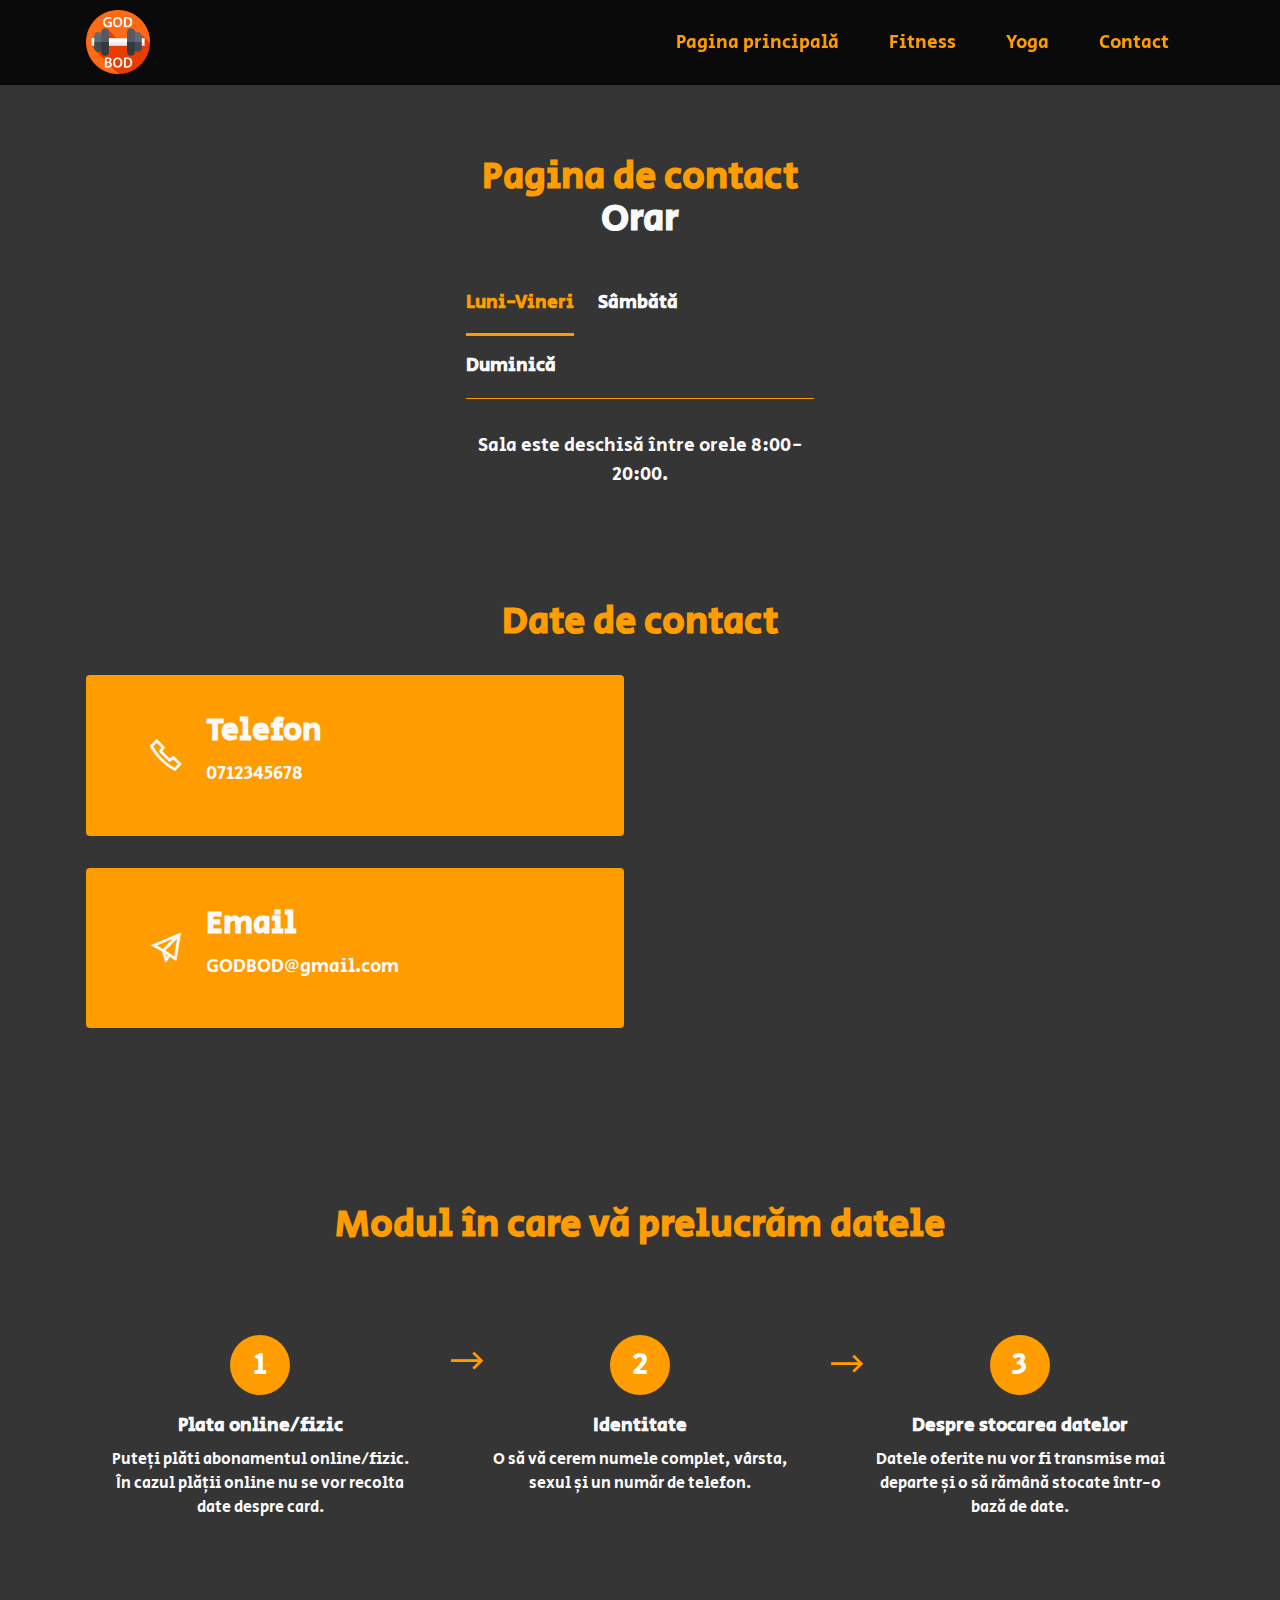
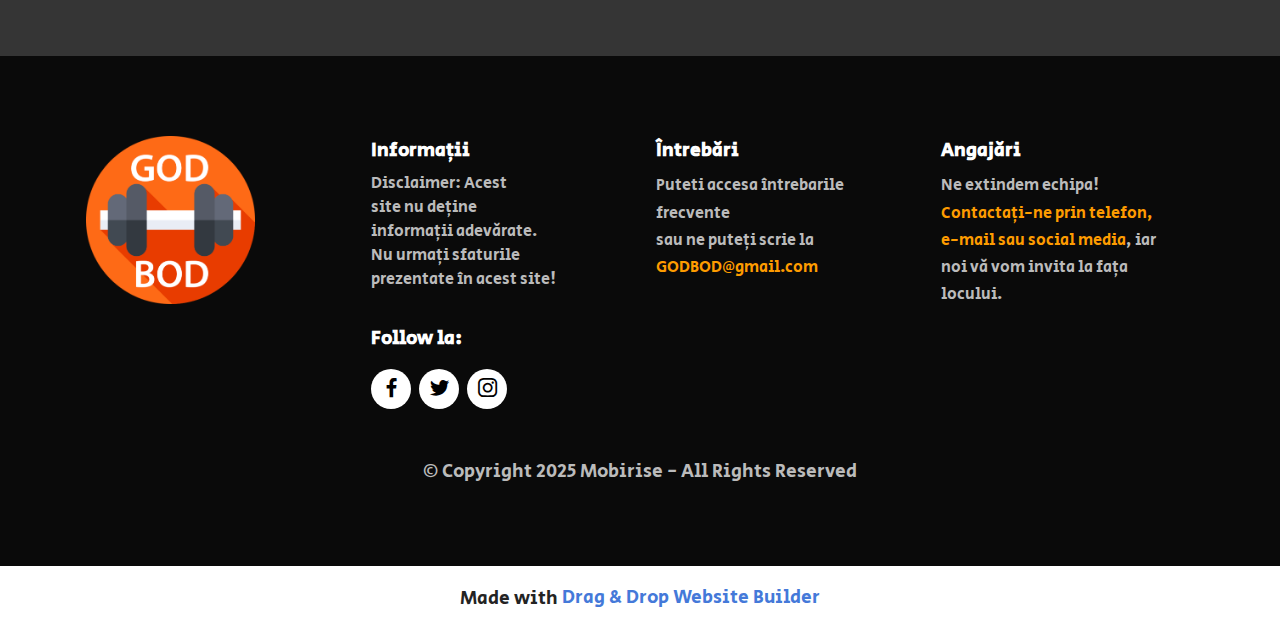
<file: page3.html>
<!DOCTYPE html>
<html lang="ro">
<head>
  <!-- Site made with Mobirise Website Builder v5.7.8, https://mobirise.com -->
  <meta charset="UTF-8">
  <meta http-equiv="X-UA-Compatible" content="IE=edge">
  <meta name="generator" content="Mobirise v5.7.8, mobirise.com">
  <meta name="viewport" content="width=device-width, initial-scale=1, minimum-scale=1">
  <link rel="shortcut icon" href="assets/images/logo.png" type="image/x-icon">
  <meta name="description" content="">
  
  
  <title>Contact</title>
  <link rel="stylesheet" href="assets/web/assets/mobirise-icons2/mobirise2.css">
  <link rel="stylesheet" href="assets/bootstrap/css/bootstrap.min.css">
  <link rel="stylesheet" href="assets/bootstrap/css/bootstrap-grid.min.css">
  <link rel="stylesheet" href="assets/bootstrap/css/bootstrap-reboot.min.css">
  <link rel="stylesheet" href="assets/dropdown/css/style.css">
  <link rel="stylesheet" href="assets/socicon/css/styles.css">
  <link rel="stylesheet" href="assets/theme/css/style.css">
  <link rel="preload" href="https://fonts.googleapis.com/css?family=Secular+One:400&display=swap" as="style" onload="this.onload=null;this.rel='stylesheet'">
  <noscript><link rel="stylesheet" href="https://fonts.googleapis.com/css?family=Secular+One:400&display=swap"></noscript>
  <link rel="preload" as="style" href="assets/mobirise/css/mbr-additional.css"><link rel="stylesheet" href="assets/mobirise/css/mbr-additional.css" type="text/css">

  
  
  
</head>
<body>
  
  <section data-bs-version="5.1" class="menu menu2 cid-tt6WDHHiAA" once="menu" id="menu2-s">
    
    <nav class="navbar navbar-dropdown navbar-fixed-top navbar-expand-lg">
        <div class="container">
            <div class="navbar-brand">
                <span class="navbar-logo">
                    <a href="index.html">
                        <img src="assets/images/logo.png" alt="Logo GOD BOD" style="height: 4rem;">
                    </a>
                </span>
                
            </div>
            <button class="navbar-toggler" type="button" data-toggle="collapse" data-bs-toggle="collapse" data-target="#navbarSupportedContent" data-bs-target="#navbarSupportedContent" aria-controls="navbarNavAltMarkup" aria-expanded="false" aria-label="Toggle navigation">
                <div class="hamburger">
                    <span></span>
                    <span></span>
                    <span></span>
                    <span></span>
                </div>
            </button>
            <div class="collapse navbar-collapse" id="navbarSupportedContent">
                <ul class="navbar-nav nav-dropdown nav-right" data-app-modern-menu="true"><li class="nav-item"><a class="nav-link link text-secondary text-primary display-7" href="index.html">Pagina principală</a></li><li class="nav-item"><a class="nav-link link text-secondary text-primary display-7" href="page1.html">Fitness</a></li><li class="nav-item"><a class="nav-link link text-secondary text-primary display-7" href="page2.html">Yoga</a></li>
                    
                    <li class="nav-item"><a class="nav-link link text-secondary text-primary display-7" href="page3.html">Contact</a></li></ul>
                
                
            </div>
        </div>
    </nav>
</section>

<section data-bs-version="5.1" class="tabs content18 cid-tthnUviqTw" id="tabs1-15">

    

    <h1 class="mbr-section-title mb-0 mbr-fonts-style display-2" style="color: #fe9c00; text-align: center;"><strong>Pagina de contact</strong></h1>
    
    <div class="container">
        <div class="row justify-content-center">
            <div class="col-12 col-md-4">
                
                <h2 class="mbr-section-title mb-0 mbr-fonts-style display-2 align-center" style="color: #fafafa;"><strong>Orar</strong></h2>
                
            </div>
        </div>
        <div class="row justify-content-center mt-4">
            <div class="col-12 col-md-4">
                <ul class="nav nav-tabs mb-4" role="tablist">
                    <li class="nav-item first mbr-fonts-style"><a class="nav-link mbr-fonts-style show active display-7" role="tab" data-toggle="tab" data-bs-toggle="tab" href="#tabs1-15_tab0" aria-selected="true"><strong>Luni-Vineri</strong></a></li>
                    <li class="nav-item"><a class="nav-link mbr-fonts-style active display-7" role="tab" data-toggle="tab" data-bs-toggle="tab" href="#tabs1-15_tab1" aria-selected="true"><strong>Sâmbătă</strong></a></li>
                    <li class="nav-item"><a class="nav-link mbr-fonts-style active display-7" role="tab" data-toggle="tab" data-bs-toggle="tab" href="#tabs1-15_tab2" aria-selected="true"><strong>Duminică</strong></a></li>
                    
                    
                    
                </ul>
                <div class="tab-content">
                    <div id="tab1" class="tab-pane in active" role="tabpanel">
                        <div class="row">
                            <div class="col-md-12">
                                <p class="mbr-text mbr-fonts-style display-7">Sala este deschisă între orele 8:00-20:00.</p>
                            </div>
                        </div>
                    </div>
                    <div id="tab2" class="tab-pane" role="tabpanel">
                        <div class="row">
                            <div class="col-md-12">
                                <p class="mbr-text mbr-fonts-style display-7">
                                    Sala este deschisă între orele 9:30-15:30.</p>
                            </div>
                        </div>
                    </div>
                    <div id="tab3" class="tab-pane" role="tabpanel">
                        <div class="row">
                            <div class="col-md-12">
                                <p class="mbr-text mbr-fonts-style display-7">Sala e închisă duminica și de sărbători.</p>
                            </div>
                        </div>
                    </div>
                    
                    
                    
                </div>
            </div>
        </div>
    </div>
</section>

<section data-bs-version="5.1" class="contacts3 map1 cid-ttho1UCTYH" id="contacts3-17">

    

    
    
    <div class="container">
        <div class="mbr-section-head">
            <h2 class="mbr-section-title mbr-fonts-style align-center mb-0 display-2"><strong>Date de contact</strong></h2>
            
        </div>
        <div class="row justify-content-center mt-4">
            <div class="card col-12 col-md-6">
                <div class="card-wrapper">
                    <div class="image-wrapper">
                        <span class="mbr-iconfont mobi-mbri-phone mobi-mbri" style="color: rgb(250, 250, 250); fill: rgb(250, 250, 250);"></span>
                    </div>
                    <div class="text-wrapper">
                        <h3 class="card-title mbr-fonts-style mb-1 display-5"><strong>Telefon</strong></h3>
                        <p class="mbr-text mbr-fonts-style display-7">0712345678</p>
                    </div>
                </div>
                <div class="card-wrapper">
                    <div class="image-wrapper">
                        <span class="mbr-iconfont mobi-mbri-paper-plane mobi-mbri" style="color: rgb(250, 250, 250); fill: rgb(250, 250, 250);"></span>
                    </div>
                    <div class="text-wrapper">
                        <h3 class="card-title mbr-fonts-style mb-1 display-5">
                            <strong>Email</strong>
                        </h3>
                        <p class="mbr-text mbr-fonts-style display-7">GODBOD@gmail.com</p>
                    </div>
                </div>
            </div>
            <div class="map-wrapper col-12 col-md-6">
                <div class="google-map"><iframe frameborder="0" style="border:0" src="https://www.google.com/maps/embed?pb=!1m18!1m12!1m3!1d10931.421356770621!2d23.582958489736367!3d46.767747816206!2m3!1f0!2f0!3f0!3m2!1i1024!2i768!4f13.1!3m3!1m2!1s0x47490c2321652047%3A0x26c7a15ac3b3be71!2sCollege%20of%20Political%2C%20Administrative%20and%20Communication%20Sciences!5e0!3m2!1sen!2sro!4v1674055198118!5m2!1sen!2sro" allowfullscreen=""></iframe></div>
            </div>
        </div>
    </div>
</section>

<section data-bs-version="5.1" class="features23 cid-tthySPKrRr" id="features24-19">

    

    
    
    <div class="container">
        <div class="row justify-content-center">
            <div class="col-12">
                <div class="card-wrapper mb-4">
                    <div class="card-box align-center">
                        <h2 class="card-title mbr-fonts-style mb-4 display-2"><strong>Modul în care vă prelucrăm datele</strong></h2>
                        
                        
                    </div>
                </div>
            </div>
            <div class="col-12 col-md-6 col-lg-4">
                <div class="item first mbr-flex p-4">
                    <div class="icon-wrap w-100">
                        <div class="icon-box">
                            <span class="step-number mbr-fonts-style display-5">1</span>
                        </div>
                    </div>

                    <div class="text-box">
                        <h3 class="icon-title card-title mbr-black mbr-fonts-style display-7"><strong>Plata online/fizic</strong></h3>
                        <p class="mbr-text mbr-black mbr-fonts-style display-4">Puteți plăti abonamentul online/fizic. În cazul plății online nu se vor recolta date despre card.</p>
                    </div>
                </div>
                <!-- <span mbr-icon class="mbr-iconfont mobi-mbri-devices mobi-mbri"></span> -->
            </div>
            <div class="col-12 col-md-6 col-lg-4">
                <div class="item mbr-flex p-4">
                    <div class="icon-wrap w-100">
                        <div class="icon-box">
                            <span class="step-number mbr-fonts-style display-5">2</span>
                        </div>
                    </div>
                    <div class="text-box">
                        <h3 class="icon-title card-title mbr-black mbr-fonts-style display-7"><strong>Identitate</strong></h3>
                        <p class="mbr-text mbr-black mbr-fonts-style display-4">O să vă cerem numele complet, vârsta, sexul și un număr de telefon.</p>
                    </div>
                </div>
            </div>
            <div class="col-12 col-md-6 col-lg-4">
                <div class="item mbr-flex p-4">
                    <div class="icon-wrap w-100">
                        <div class="icon-box">
                            <span class="step-number mbr-fonts-style display-5">3</span>
                        </div>
                    </div>
                    <div class="text-box">
                        <h3 class="icon-title card-title mbr-black mbr-fonts-style display-7"><strong>Despre stocarea datelor</strong></h3>
                        <p class="mbr-text mbr-black mbr-fonts-style display-4">Datele oferite nu vor fi transmise mai departe și o să rămână stocate într-o bază de date.</p>
                    </div>
                </div>
            </div>
            
            
            
            
            
        </div>
    </div>
</section>

<section data-bs-version="5.1" class="footer4 cid-ttdKm7qQOi" once="footers" id="footer4-t">

    

    
    
    <div class="container">
        <div class="row mbr-white">
            <div class="col-6 col-lg-3">
                <div class="media-wrap col-md-8 col-12">
                    <a href="index.html#top">
                        <img src="assets/images/logo-397x397.png" alt="Logo GOD BOD">
                    </a>
                </div>
            </div>
            <div class="col-12 col-md-6 col-lg-3">
                <h2 class="mbr-section-subtitle mbr-fonts-style mb-2 display-7"><strong>Informații</strong></h2>
                <p class="mbr-text mbr-fonts-style mb-4 display-4">Disclaimer: Acest
<br>site nu deține
<br>informații adevărate.
<br>Nu urmați sfaturile
<br>prezentate în acest site!</p>
                <h3 class="mbr-section-subtitle mbr-fonts-style mb-3 display-7"><strong>Follow la:</strong></h3>
                <div class="social-row display-7">
                    <div class="soc-item">
                        <a href="https://www.facebook.com/" target="_blank">
                            <span class="mbr-iconfont socicon-facebook socicon"></span>
                        </a>
                    </div>
                    <div class="soc-item">
                        <a href="https://www.twitter.com/" target="_blank">
                            <span class="mbr-iconfont socicon-twitter socicon"></span>
                        </a>
                    </div>
                    <div class="soc-item">
                        <a href="https://www.instagram.com/" target="_blank">
                            <span class="mbr-iconfont socicon-instagram socicon"></span>
                        </a>
                    </div>
                    
                </div>
            </div>
            <div class="col-12 col-md-6 col-lg-3">
                <h3 class="mbr-section-subtitle mbr-fonts-style mb-2 display-7"><strong>Întrebări</strong></h3>
                <ul class="list mbr-fonts-style display-4">
                    <li class="mbr-text item-wrap">Puteti accesa întrebarile frecvente </li><li class="mbr-text item-wrap">sau ne puteți scrie la <a href="page3.html#contacts3-17" class="text-secondary">GODBOD@gmail.com</a></li>
                </ul>
            </div>
            <div class="col-12 col-md-6 col-lg-3">
                <h3 class="mbr-section-subtitle mbr-fonts-style mb-2 display-7"><strong>Angajări</strong></h3>
                <ul class="list mbr-fonts-style display-4">
                    <li class="mbr-text item-wrap">Ne extindem echipa!</li><li class="mbr-text item-wrap"><a href="page3.html#contacts3-17" class="text-secondary">Contactați-ne prin telefon,</a></li><li class="mbr-text item-wrap"><a href="page3.html#contacts3-17" class="text-secondary">e-mail sau social media</a>, iar</li><li class="mbr-text item-wrap">noi vă vom invita la fața&nbsp;</li><li class="mbr-text item-wrap">locului.</li>
                </ul>
            </div>
            <div class="col-12 mt-4">
                <p class="mbr-text mb-0 mbr-fonts-style copyright align-center display-7">
                    © Copyright 2025 Mobirise - All Rights Reserved
                </p>
            </div>
        </div>
    </div>
</section><section class="display-7" style="padding: 0;align-items: center;justify-content: center;flex-wrap: wrap;    align-content: center;display: flex;position: relative;height: 4rem;"><a href="https://mobiri.se/" style="flex: 1 1;height: 4rem;position: absolute;width: 100%;z-index: 1;"><img alt="" style="height: 4rem;" src="[data-uri]"></a><p style="margin: 0;text-align: center;" class="display-7">Made with &#8204;</p><a style="z-index:1" href="https://mobirise.com/drag-drop-website-builder.html">Drag & Drop Website Builder</a></section><script src="assets/bootstrap/js/bootstrap.bundle.min.js"></script>  <script src="assets/smoothscroll/smooth-scroll.js"></script>  <script src="assets/ytplayer/index.js"></script>  <script src="assets/dropdown/js/navbar-dropdown.js"></script>  <script src="assets/mbr-tabs/mbr-tabs.js"></script>  <script src="assets/theme/js/script.js"></script>  
  
  
</body>
</html>
</file>
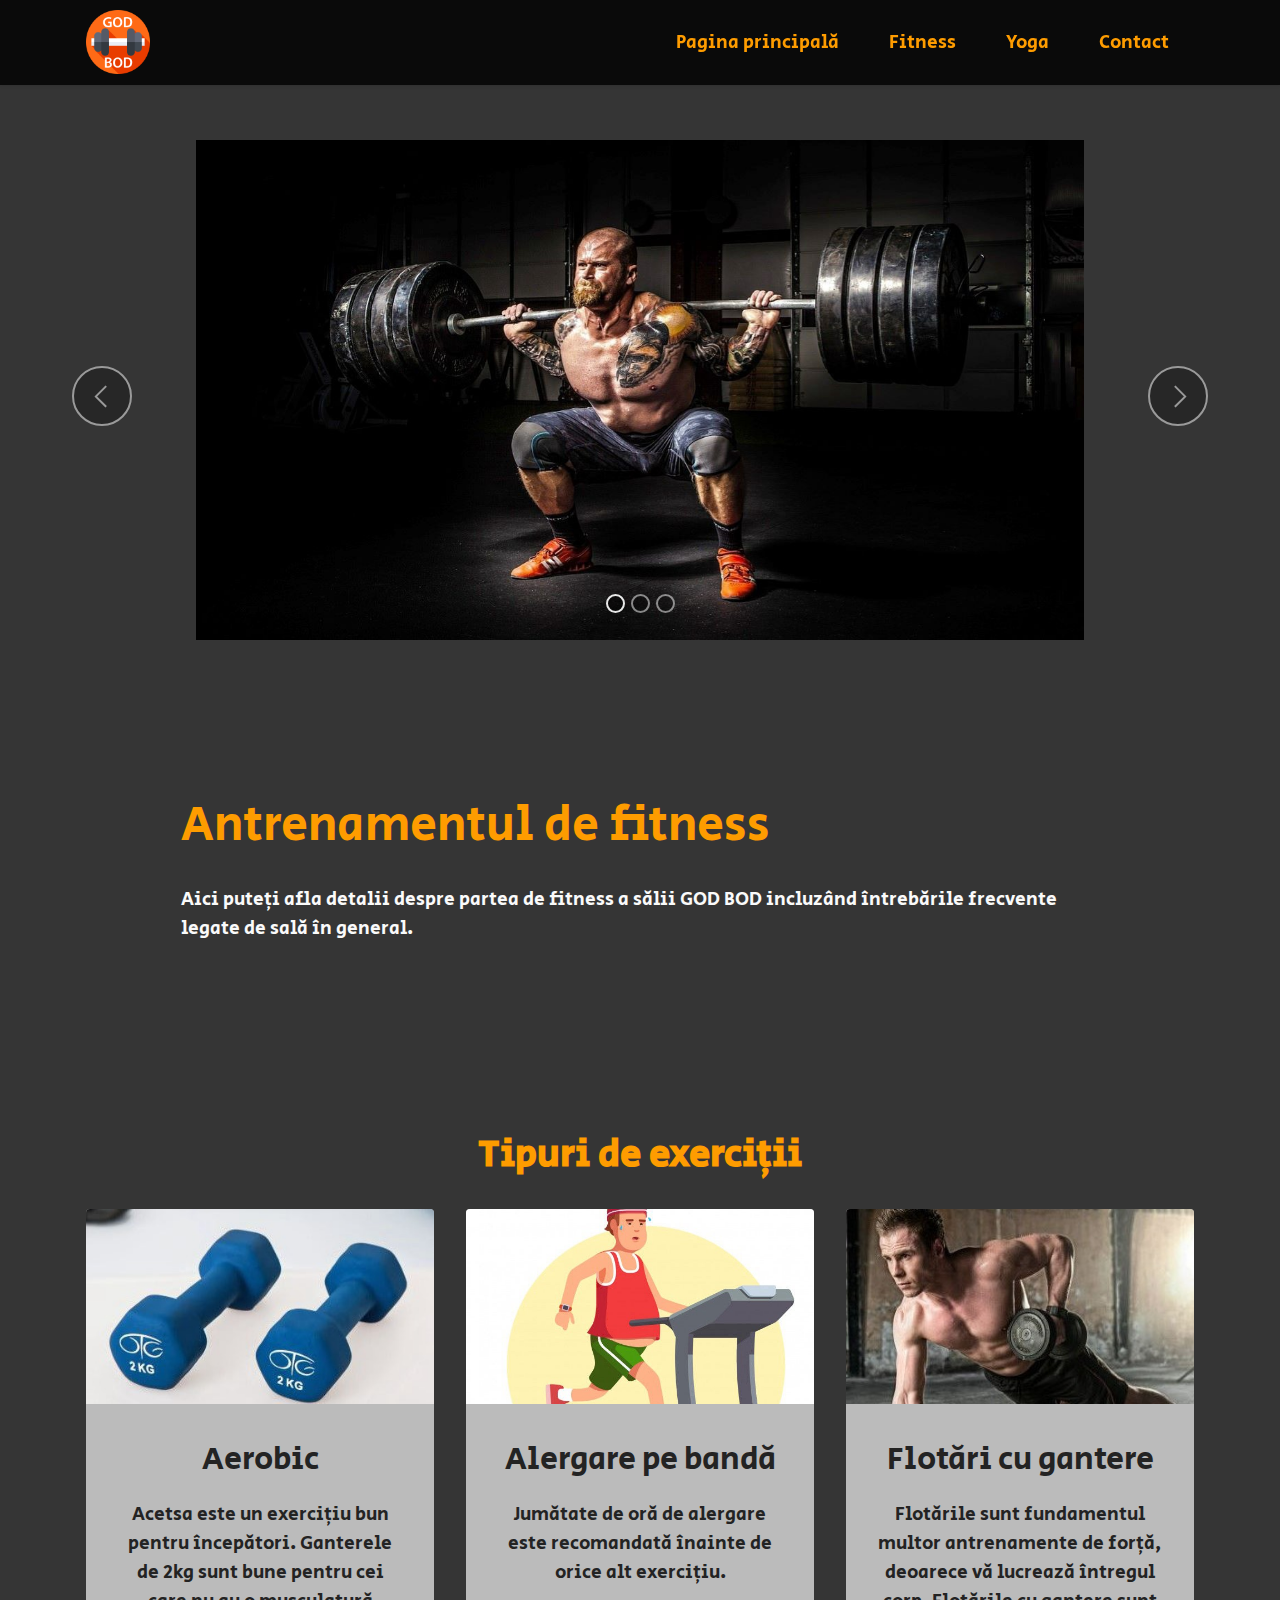
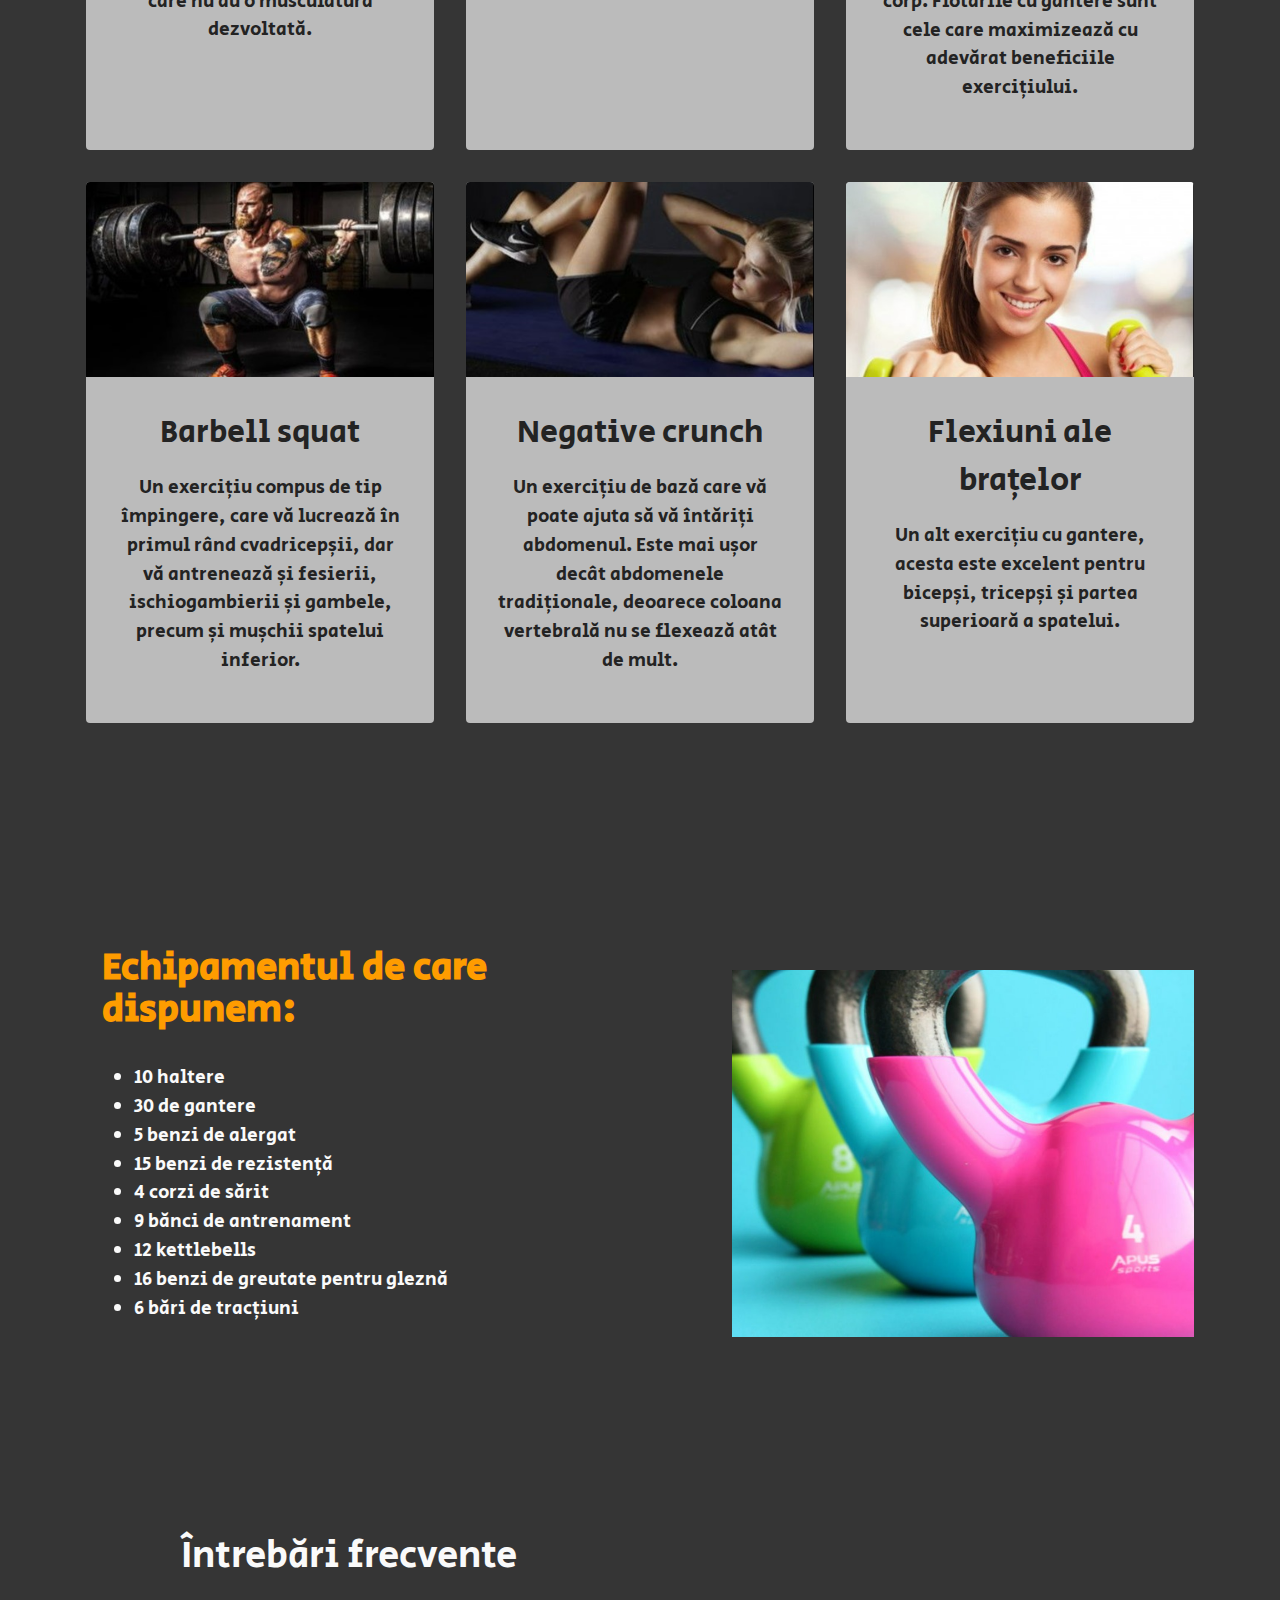
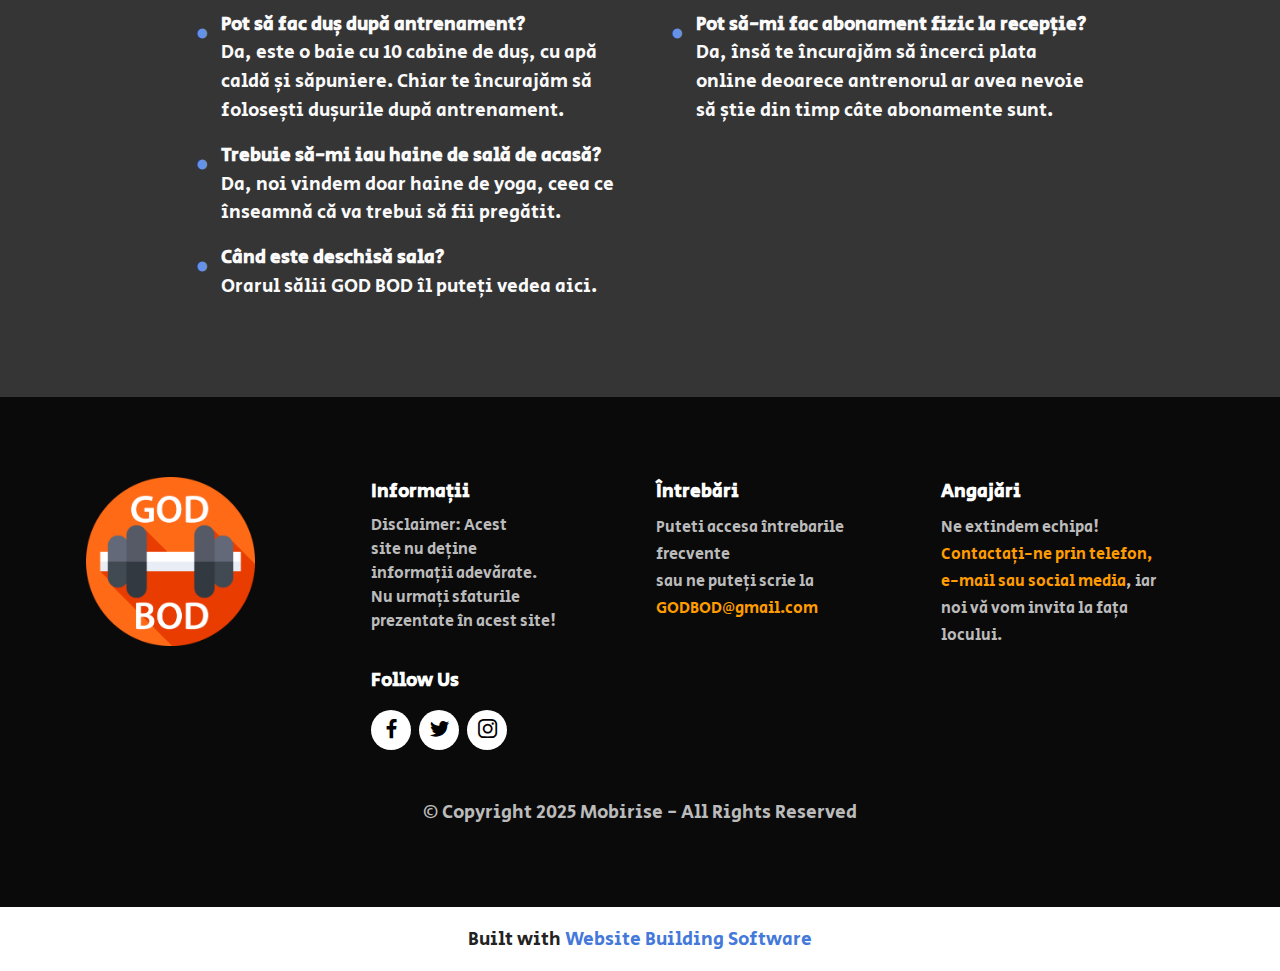
<file: Tema Mobirise/page1.html>
<!DOCTYPE html>
<html  >
<head>
  <!-- Site made with Mobirise Website Builder v5.7.8, https://mobirise.com -->
  <meta charset="UTF-8">
  <meta http-equiv="X-UA-Compatible" content="IE=edge">
  <meta name="generator" content="Mobirise v5.7.8, mobirise.com">
  <meta name="viewport" content="width=device-width, initial-scale=1, minimum-scale=1">
  <link rel="shortcut icon" href="assets/images/logo.png" type="image/x-icon">
  <meta name="description" content="">
  
  
  <title>Fitness</title>
  <link rel="stylesheet" href="assets/web/assets/mobirise-icons2/mobirise2.css">
  <link rel="stylesheet" href="assets/bootstrap/css/bootstrap.min.css">
  <link rel="stylesheet" href="assets/bootstrap/css/bootstrap-grid.min.css">
  <link rel="stylesheet" href="assets/bootstrap/css/bootstrap-reboot.min.css">
  <link rel="stylesheet" href="assets/dropdown/css/style.css">
  <link rel="stylesheet" href="assets/socicon/css/styles.css">
  <link rel="stylesheet" href="assets/theme/css/style.css">
  <link rel="preload" href="https://fonts.googleapis.com/css?family=Secular+One:400&display=swap" as="style" onload="this.onload=null;this.rel='stylesheet'">
  <noscript><link rel="stylesheet" href="https://fonts.googleapis.com/css?family=Secular+One:400&display=swap"></noscript>
  <link rel="preload" as="style" href="assets/mobirise/css/mbr-additional.css"><link rel="stylesheet" href="assets/mobirise/css/mbr-additional.css" type="text/css">

  
  
  
</head>
<body>
  
  <section data-bs-version="5.1" class="menu menu2 cid-tt6WDHHiAA" once="menu" id="menu2-i">
    
    <nav class="navbar navbar-dropdown navbar-fixed-top navbar-expand-lg">
        <div class="container">
            <div class="navbar-brand">
                <span class="navbar-logo">
                    <a href="index.html">
                        <img src="assets/images/logo.png" alt="Logo GOD BOD" style="height: 4rem;">
                    </a>
                </span>
                
            </div>
            <button class="navbar-toggler" type="button" data-toggle="collapse" data-bs-toggle="collapse" data-target="#navbarSupportedContent" data-bs-target="#navbarSupportedContent" aria-controls="navbarNavAltMarkup" aria-expanded="false" aria-label="Toggle navigation">
                <div class="hamburger">
                    <span></span>
                    <span></span>
                    <span></span>
                    <span></span>
                </div>
            </button>
            <div class="collapse navbar-collapse" id="navbarSupportedContent">
                <ul class="navbar-nav nav-dropdown nav-right" data-app-modern-menu="true"><li class="nav-item"><a class="nav-link link text-secondary text-primary display-7" href="index.html">Pagina principală</a></li><li class="nav-item"><a class="nav-link link text-secondary text-primary display-7" href="page1.html">Fitness</a></li><li class="nav-item"><a class="nav-link link text-secondary text-primary display-7" href="page2.html">Yoga</a></li>
                    
                    <li class="nav-item"><a class="nav-link link text-secondary text-primary display-7" href="page3.html">Contact</a></li></ul>
                
                
            </div>
        </div>
    </nav>
</section>

<section data-bs-version="5.1" class="slider2 cid-tte5ZlGYP7" id="slider2-p">
    

    
    <div class="container-fluid">
        <div class="row justify-content-center">
            <div class="col-12 col-md-10 col-lg-12">
                <div class="carousel slide" id="ttj50zLPJQ" data-ride="carousel" data-bs-ride="carousel" data-interval="4000" data-bs-interval="4000">
                    
                    <ol class="carousel-indicators">
                        <li data-slide-to="0" data-bs-slide-to="0" class="active" data-target="#ttj50zLPJQ" data-bs-target="#ttj50zLPJQ"></li>
                        <li data-slide-to="1" data-bs-slide-to="1" data-target="#ttj50zLPJQ" data-bs-target="#ttj50zLPJQ"></li>
                        <li data-slide-to="2" data-bs-slide-to="2" data-target="#ttj50zLPJQ" data-bs-target="#ttj50zLPJQ"></li>
                    </ol>
                    <div class="carousel-inner">
                        <div class="carousel-item slider-image item active">
                            <div class="item-wrapper">
                                <img class="d-block w-100" src="assets/images/man-1282232-1280-1280x720.jpeg" alt="Mobirise Website Builder">
                                
                            </div>
                        </div>
                        <div class="carousel-item slider-image item">
                            <div class="item-wrapper">
                                <img class="d-block w-100" src="assets/images/people-2604149-1280-1280x720.jpeg" alt="Mobirise Website Builder">
                                
                            </div>
                        </div>
                        <div class="carousel-item slider-image item">
                            <div class="item-wrapper">
                                <img class="d-block w-100" src="assets/images/training-828726-1280-1280x850.jpeg" alt="Mobirise Website Builder">
                                
                            </div>
                        </div>
                    </div>
                    <a class="carousel-control carousel-control-prev" role="button" data-slide="prev" data-bs-slide="prev" href="#ttj50zLPJQ">
                        <span class="mobi-mbri mobi-mbri-arrow-prev" aria-hidden="true"></span>
                        <span class="sr-only visually-hidden">Previous</span>
                    </a>
                    <a class="carousel-control carousel-control-next" role="button" data-slide="next" data-bs-slide="next" href="#ttj50zLPJQ">
                        <span class="mobi-mbri mobi-mbri-arrow-next" aria-hidden="true"></span>
                        <span class="sr-only visually-hidden">Next</span>
                    </a>
                </div>
            </div>
        </div>
    </div>
</section>

<section data-bs-version="5.1" class="content5 cid-ttei8sPpk9" id="content5-x">
    
    <div class="container">
        <div class="row justify-content-center">
            <div class="col-md-12 col-lg-10">
                
                <h4 class="mbr-section-subtitle mbr-fonts-style mb-4 display-1">
                    Antrenamentul de fitness</h4>
                <p class="mbr-text mbr-fonts-style display-7">
                    Aici puteți afla detalii despre partea de fitness a sălii GOD BOD incluzând întrebările frecvente legate de sală în general.</p>
            </div>
        </div>
    </div>
</section>

<section data-bs-version="5.1" class="gallery2 cid-tte9w0yLYU" id="gallery2-u">
    
    
    <div class="container">
        <div class="mbr-section-head">
            <h4 class="mbr-section-title mbr-fonts-style align-center mb-0 display-2"><strong>Tipuri de exerciții</strong></h4>
            
        </div>
        <div class="row mt-4">
            <div class="item features-image сol-12 col-md-6 col-lg-4">
                <div class="item-wrapper">
                    <div class="item-img">
                        <img src="assets/images/aerobics-2-418x418.jpeg" alt="Mobirise Website Builder">
                    </div>
                    <div class="item-content">
                        <h5 class="item-title mbr-fonts-style display-5">Aerobic</h5>
                        
                        <p class="mbr-text mbr-fonts-style mt-3 display-7">
                            Acetsa este un exercițiu bun pentru începători. Ganterele de 2kg sunt bune pentru cei care nu au o musculatură dezvoltată.
                        </p>
                    </div>
                    
                </div>
            </div>
            <div class="item features-image сol-12 col-md-6 col-lg-4">
                <div class="item-wrapper">
                    <div class="item-img">
                        <img src="assets/images/band-626x626.jpeg" alt="Mobirise Website Builder">
                    </div>
                    <div class="item-content">
                        <h5 class="item-title mbr-fonts-style display-5">Alergare pe bandă</h5>
                        
                        <p class="mbr-text mbr-fonts-style mt-3 display-7">Jumătate de oră de alergare este recomandată înainte de orice alt exercițiu.</p>
                    </div>
                    
                </div>
            </div>
            <div class="item features-image сol-12 col-md-6 col-lg-4">
                <div class="item-wrapper">
                    <div class="item-img">
                        <img src="assets/images/exerc1-384x384.jpeg" alt="Mobirise Website Builder">
                    </div>
                    <div class="item-content">
                        <h5 class="item-title mbr-fonts-style display-5">Flotări cu gantere</h5>
                        
                        <p class="mbr-text mbr-fonts-style mt-3 display-7">Flotările sunt fundamentul multor antrenamente de forță, deoarece vă lucrează întregul corp. Flotările cu gantere sunt cele care maximizează cu adevărat beneficiile exercițiului.</p>
                    </div>
                    
                </div>
            </div>
            <div class="item features-image сol-12 col-md-6 col-lg-4">
                <div class="item-wrapper">
                    <div class="item-img">
                        <img src="assets/images/exerc2-1-417x417.jpeg" alt="Mobirise Website Builder" title="">
                    </div>
                    <div class="item-content">
                        <h5 class="item-title mbr-fonts-style display-5">Barbell squat</h5>
                        
                        <p class="mbr-text mbr-fonts-style mt-3 display-7">Un exercițiu compus de tip împingere, care vă lucrează în primul rând cvadricepșii, dar vă antrenează și fesierii, ischiogambierii și gambele, precum și mușchii spatelui inferior.</p>
                    </div>
                    
                </div>
            </div><div class="item features-image сol-12 col-md-6 col-lg-4">
                <div class="item-wrapper">
                    <div class="item-img">
                        <img src="assets/images/exerc3-417x417.jpeg" alt="Mobirise Website Builder" title="" data-slide-to="4" data-bs-slide-to="5">
                    </div>
                    <div class="item-content">
                        <h5 class="item-title mbr-fonts-style display-5">Negative crunch</h5>
                        
                        <p class="mbr-text mbr-fonts-style mt-3 display-7">Un exercițiu de bază care vă poate ajuta să vă întăriți abdomenul. Este mai ușor decât abdomenele tradiționale, deoarece coloana vertebrală nu se flexează atât de mult.</p>
                    </div>
                    
                </div>
            </div><div class="item features-image сol-12 col-md-6 col-lg-4">
                <div class="item-wrapper">
                    <div class="item-img">
                        <img src="assets/images/gantmic-469x469.jpeg" alt="Mobirise Website Builder" title="" data-slide-to="5" data-bs-slide-to="6">
                    </div>
                    <div class="item-content">
                        <h5 class="item-title mbr-fonts-style display-5">Flexiuni ale brațelor</h5>
                        
                        <p class="mbr-text mbr-fonts-style mt-3 display-7">Un alt exercițiu cu gantere, acesta este excelent pentru bicepși, tricepși și partea superioară a spatelui.</p>
                    </div>
                    
                </div>
            </div>
        </div>
    </div>
</section>

<section data-bs-version="5.1" class="features11 cid-tteayUbUEd" id="features12-w">

    

    
    
    <div class="container">
        <div class="m-0 row align-items-center">
            <div class="col-12 col-lg">
                <div class="card-wrapper">
                    <div class="card-box">
                        <h4 class="card-title mbr-fonts-style mb-4 display-2">
                            <strong>Echipamentul de care dispunem:</strong></h4>
                        
                        <div class="mbr-text mbr-fonts-style counter-container display-7">
                            <ul>
                                <li>10 haltere
</li><li>30 de gantere
</li><li>5 benzi de alergat
</li><li>15 benzi de rezistență
</li><li>4 corzi de sărit
</li><li>9 bănci de antrenament
</li><li>12 kettlebells
</li><li>16 benzi de greutate pentru gleznă
</li><li>6 bări de tracțiuni</li>
                            </ul>
                        </div>
                        
                    </div>
                </div>
            </div>
            <div class="p-0 col-12 col-lg-5 md-pb">
                <div class="image-wrapper">
                    <img src="assets/images/bright-close-up-color-221248-1073x715.jpeg" alt="Mobirise Website Builder">
                </div>
            </div>
        </div>
    </div>
</section>

<section data-bs-version="5.1" class="content13 cid-tth7Pk8fvh" id="content13-y">
    

    
    
    <div class="container">
        <div class="row justify-content-center">
            <div class="col-md-12 col-lg-10">
                <h3 class="mbr-section-title mbr-fonts-style mb-4 display-2">
                    Întrebări frecvente</h3>
            </div>
        </div>
        <div class="row justify-content-center">
            <div class="col-md-12 col-lg-10">
                <div class="row justify-content-center">
                    <div class="col-12 col-lg-6">
                        <ul class="list mbr-fonts-style display-7">
                            <li><strong>Pot să fac duș după antrenament?</strong><br>Da, este o baie cu 10 cabine de duș, cu apă caldă și săpuniere. Chiar te încurajăm să folosești dușurile după antrenament.</li>
                            <li><strong>Trebuie să-mi iau haine de sală de acasă?</strong><br>Da, noi vindem doar haine de yoga, ceea ce înseamnă că va trebui să fii pregătit.</li>
                            <li><strong>Când este deschisă sala?</strong><br>Orarul sălii GOD BOD îl puteți vedea aici.</li>
                        </ul>
                    </div>
                    <div class="col-12 col-lg-6">
                        <ul class="list mbr-fonts-style display-7">
                            <li><strong>Pot să-mi fac abonament fizic la recepție?</strong><br>Da, însă te încurajăm să încerci plata online deoarece antrenorul ar avea nevoie să știe din timp câte abonamente sunt.</li>
                        </ul>
                    </div>
                </div>
            </div>
        </div>
    </div>
</section>

<section data-bs-version="5.1" class="footer4 cid-ttdKm7qQOi" once="footers" id="footer4-j">

    

    
    
    <div class="container">
        <div class="row mbr-white">
            <div class="col-6 col-lg-3">
                <div class="media-wrap col-md-8 col-12">
                    <a href="index.html#top">
                        <img src="assets/images/logo-397x397.png" alt="Mobirise Website Builder">
                    </a>
                </div>
            </div>
            <div class="col-12 col-md-6 col-lg-3">
                <h5 class="mbr-section-subtitle mbr-fonts-style mb-2 display-7"><strong>Informații</strong></h5>
                <p class="mbr-text mbr-fonts-style mb-4 display-4">Disclaimer: Acest
<br>site nu deține
<br>informații adevărate.
<br>Nu urmați sfaturile
<br>prezentate în acest site!</p>
                <h5 class="mbr-section-subtitle mbr-fonts-style mb-3 display-7">
                    <strong>Follow Us</strong>
                </h5>
                <div class="social-row display-7">
                    <div class="soc-item">
                        <a href="https://www.facebook.com/" target="_blank">
                            <span class="mbr-iconfont socicon-facebook socicon"></span>
                        </a>
                    </div>
                    <div class="soc-item">
                        <a href="https://www.twitter.com/" target="_blank">
                            <span class="mbr-iconfont socicon-twitter socicon"></span>
                        </a>
                    </div>
                    <div class="soc-item">
                        <a href="https://www.instagram.com/" target="_blank">
                            <span class="mbr-iconfont socicon-instagram socicon"></span>
                        </a>
                    </div>
                    
                </div>
            </div>
            <div class="col-12 col-md-6 col-lg-3">
                <h5 class="mbr-section-subtitle mbr-fonts-style mb-2 display-7"><strong>Întrebări</strong></h5>
                <ul class="list mbr-fonts-style display-4">
                    <li class="mbr-text item-wrap">Puteti accesa întrebarile frecvente </li><li class="mbr-text item-wrap">sau ne puteți scrie la <a href="page3.html#contacts3-17" class="text-secondary">GODBOD@gmail.com</a></li>
                </ul>
            </div>
            <div class="col-12 col-md-6 col-lg-3">
                <h5 class="mbr-section-subtitle mbr-fonts-style mb-2 display-7"><strong>Angajări</strong></h5>
                <ul class="list mbr-fonts-style display-4">
                    <li class="mbr-text item-wrap">Ne extindem echipa!</li><li class="mbr-text item-wrap"><a href="page3.html#contacts3-17" class="text-secondary">Contactați-ne prin telefon,</a></li><li class="mbr-text item-wrap"><a href="page3.html#contacts3-17" class="text-secondary">e-mail sau social media</a>, iar</li><li class="mbr-text item-wrap">noi vă vom invita la fața&nbsp;</li><li class="mbr-text item-wrap">locului.</li>
                </ul>
            </div>
            <div class="col-12 mt-4">
                <p class="mbr-text mb-0 mbr-fonts-style copyright align-center display-7">
                    © Copyright 2025 Mobirise - All Rights Reserved
                </p>
            </div>
        </div>
    </div>
</section><section class="display-7" style="padding: 0;align-items: center;justify-content: center;flex-wrap: wrap;    align-content: center;display: flex;position: relative;height: 4rem;"><a href="https://mobiri.se/" style="flex: 1 1;height: 4rem;position: absolute;width: 100%;z-index: 1;"><img alt="" style="height: 4rem;" src="[data-uri]"></a><p style="margin: 0;text-align: center;" class="display-7">Built with &#8204;</p><a style="z-index:1" href="https://mobirise.com"> Website Building Software</a></section><script src="assets/bootstrap/js/bootstrap.bundle.min.js"></script>  <script src="assets/smoothscroll/smooth-scroll.js"></script>  <script src="assets/ytplayer/index.js"></script>  <script src="assets/dropdown/js/navbar-dropdown.js"></script>  <script src="assets/theme/js/script.js"></script>  
  
  
</body>
</html>
</file>
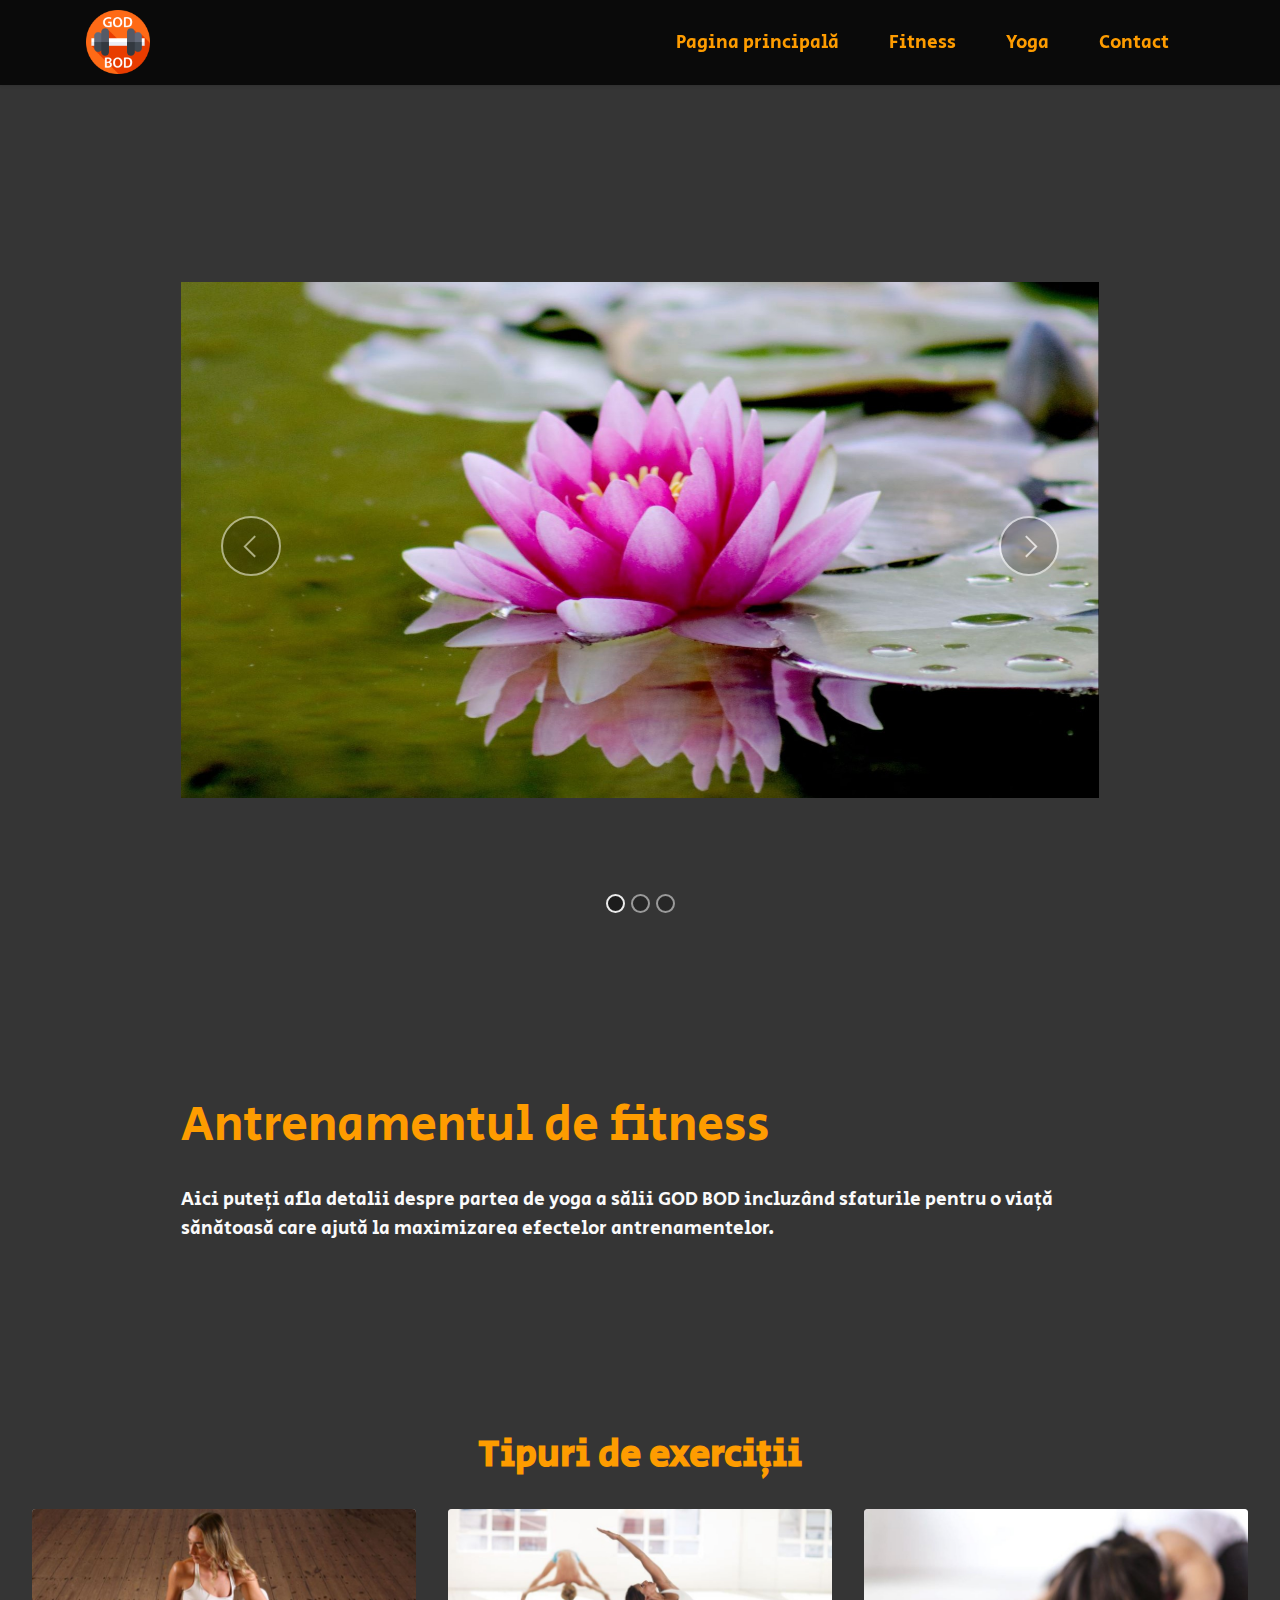
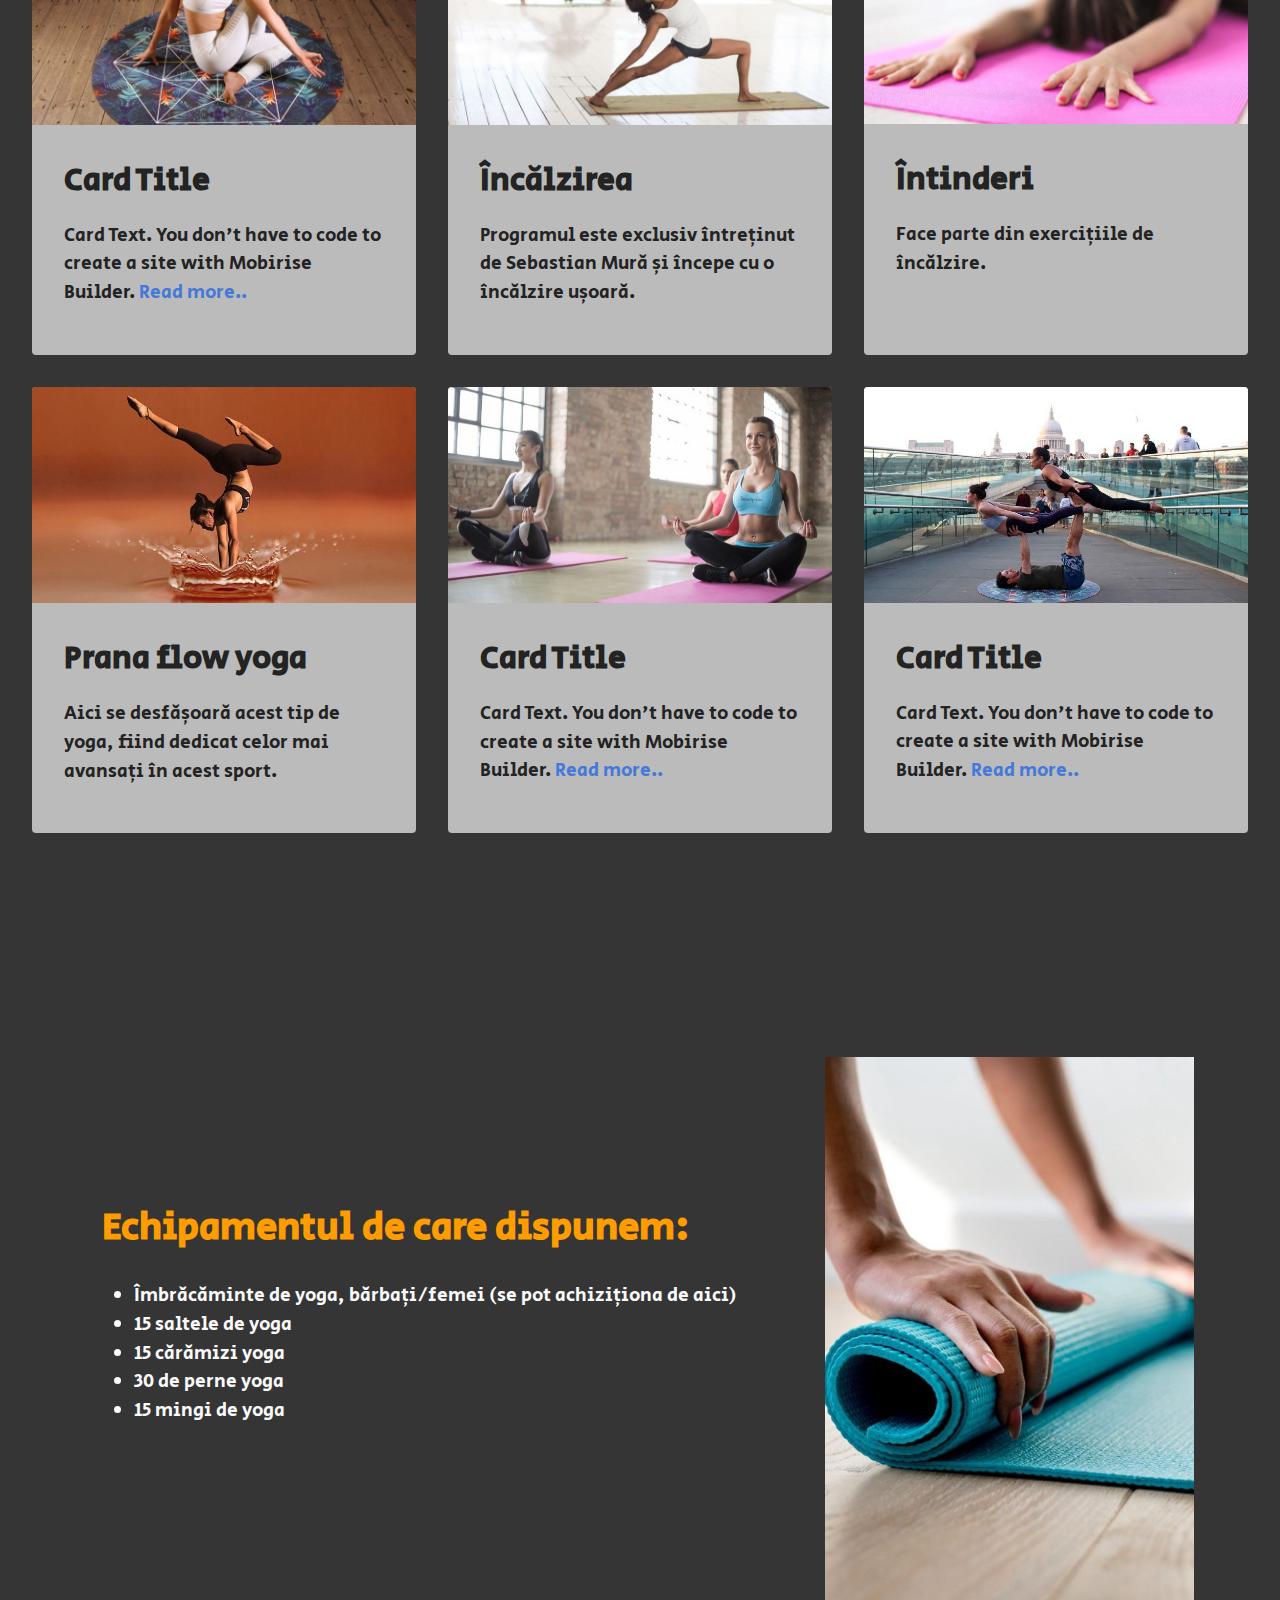
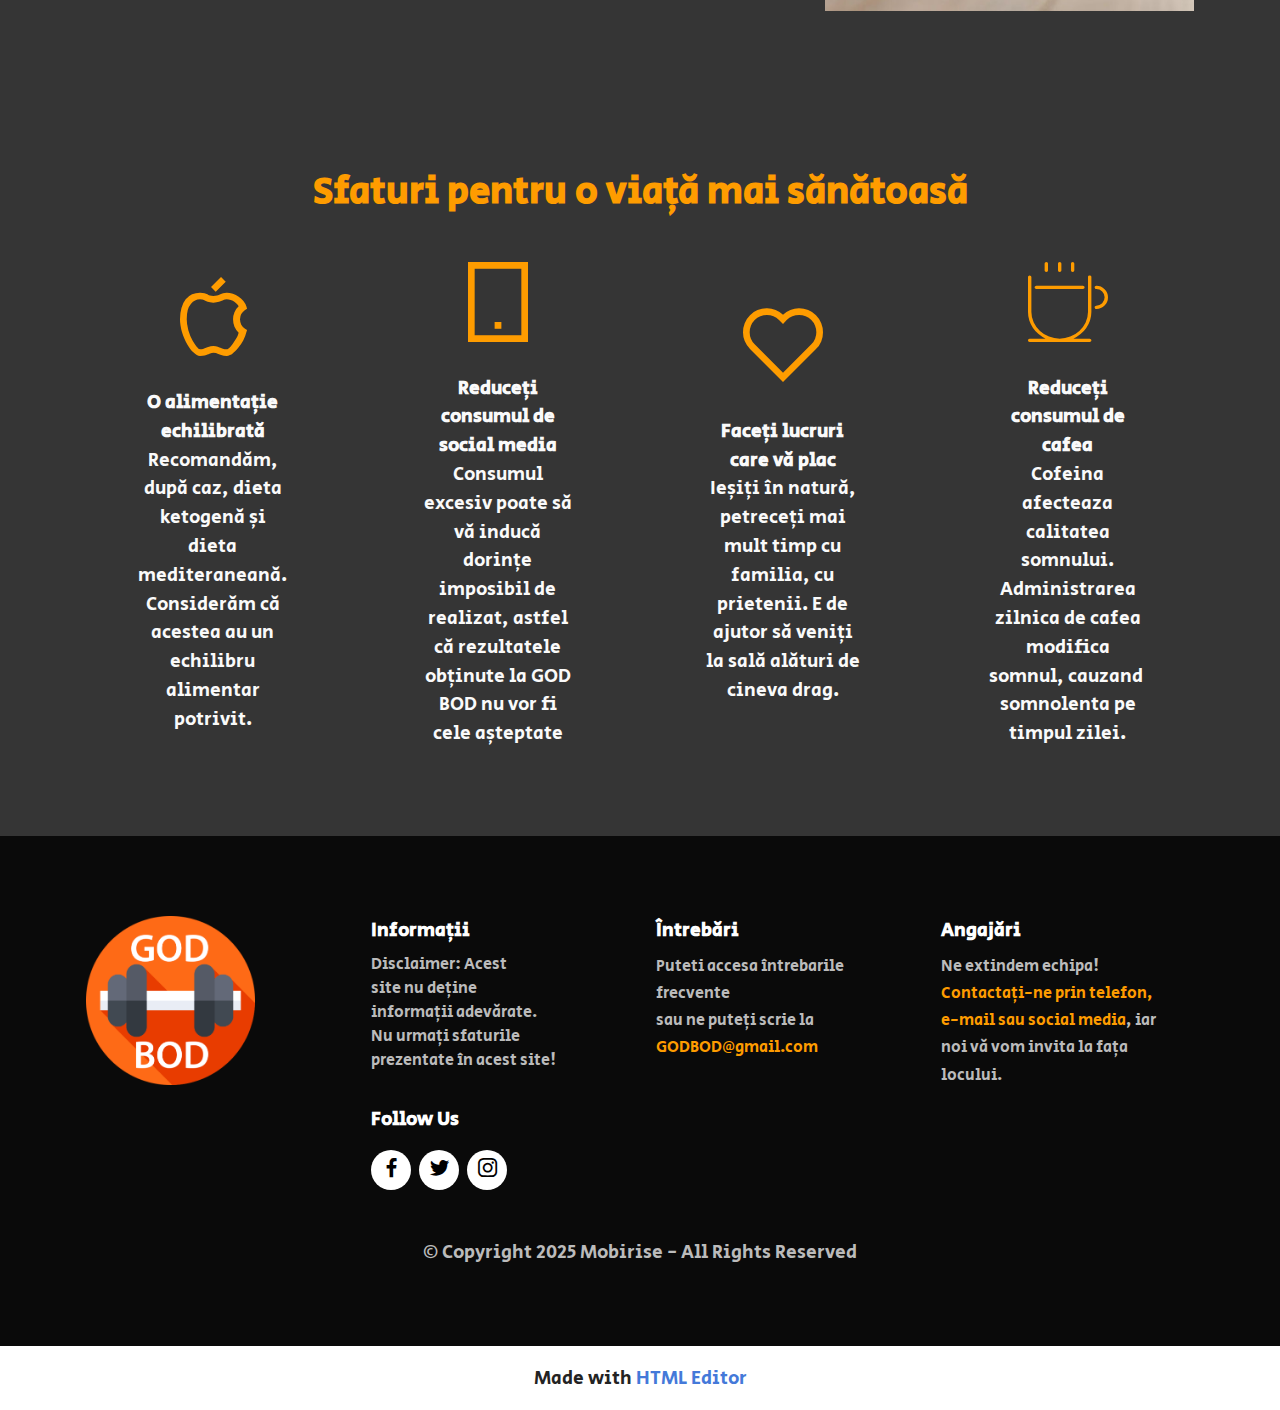
<file: Tema Mobirise/page2.html>
<!DOCTYPE html>
<html  >
<head>
  <!-- Site made with Mobirise Website Builder v5.7.8, https://mobirise.com -->
  <meta charset="UTF-8">
  <meta http-equiv="X-UA-Compatible" content="IE=edge">
  <meta name="generator" content="Mobirise v5.7.8, mobirise.com">
  <meta name="viewport" content="width=device-width, initial-scale=1, minimum-scale=1">
  <link rel="shortcut icon" href="assets/images/logo.png" type="image/x-icon">
  <meta name="description" content="">
  
  
  <title>Yoga</title>
  <link rel="stylesheet" href="assets/web/assets/mobirise-icons2/mobirise2.css">
  <link rel="stylesheet" href="assets/web/assets/mobirise-icons/mobirise-icons.css">
  <link rel="stylesheet" href="assets/bootstrap/css/bootstrap.min.css">
  <link rel="stylesheet" href="assets/bootstrap/css/bootstrap-grid.min.css">
  <link rel="stylesheet" href="assets/bootstrap/css/bootstrap-reboot.min.css">
  <link rel="stylesheet" href="assets/dropdown/css/style.css">
  <link rel="stylesheet" href="assets/socicon/css/styles.css">
  <link rel="stylesheet" href="assets/theme/css/style.css">
  <link rel="preload" href="https://fonts.googleapis.com/css?family=Secular+One:400&display=swap" as="style" onload="this.onload=null;this.rel='stylesheet'">
  <noscript><link rel="stylesheet" href="https://fonts.googleapis.com/css?family=Secular+One:400&display=swap"></noscript>
  <link rel="preload" as="style" href="assets/mobirise/css/mbr-additional.css"><link rel="stylesheet" href="assets/mobirise/css/mbr-additional.css" type="text/css">

  
  
  
</head>
<body>
  
  <section data-bs-version="5.1" class="menu menu2 cid-tt6WDHHiAA" once="menu" id="menu2-q">
    
    <nav class="navbar navbar-dropdown navbar-fixed-top navbar-expand-lg">
        <div class="container">
            <div class="navbar-brand">
                <span class="navbar-logo">
                    <a href="index.html">
                        <img src="assets/images/logo.png" alt="Logo GOD BOD" style="height: 4rem;">
                    </a>
                </span>
                
            </div>
            <button class="navbar-toggler" type="button" data-toggle="collapse" data-bs-toggle="collapse" data-target="#navbarSupportedContent" data-bs-target="#navbarSupportedContent" aria-controls="navbarNavAltMarkup" aria-expanded="false" aria-label="Toggle navigation">
                <div class="hamburger">
                    <span></span>
                    <span></span>
                    <span></span>
                    <span></span>
                </div>
            </button>
            <div class="collapse navbar-collapse" id="navbarSupportedContent">
                <ul class="navbar-nav nav-dropdown nav-right" data-app-modern-menu="true"><li class="nav-item"><a class="nav-link link text-secondary text-primary display-7" href="index.html">Pagina principală</a></li><li class="nav-item"><a class="nav-link link text-secondary text-primary display-7" href="page1.html">Fitness</a></li><li class="nav-item"><a class="nav-link link text-secondary text-primary display-7" href="page2.html">Yoga</a></li>
                    
                    <li class="nav-item"><a class="nav-link link text-secondary text-primary display-7" href="page3.html">Contact</a></li></ul>
                
                
            </div>
        </div>
    </nav>
</section>

<section data-bs-version="5.1" class="slider2 cid-tthlTCI1NY" id="slider2-10">
    

    
    <div class="container">
        <div class="row justify-content-center">
            <div class="col-12 col-md-10">
                <div class="carousel slide" id="ttj50KJYnr" data-ride="carousel" data-bs-ride="carousel" data-interval="4000" data-bs-interval="4000">
                    
                    <ol class="carousel-indicators">
                        <li data-slide-to="0" data-bs-slide-to="0" class="active" data-target="#ttj50KJYnr" data-bs-target="#ttj50KJYnr"></li>
                        <li data-slide-to="1" data-bs-slide-to="1" data-target="#ttj50KJYnr" data-bs-target="#ttj50KJYnr"></li>
                        <li data-slide-to="2" data-bs-slide-to="2" data-target="#ttj50KJYnr" data-bs-target="#ttj50KJYnr"></li>
                    </ol>
                    <div class="carousel-inner">
                        <div class="carousel-item slider-image item active">
                            <div class="item-wrapper">
                                <img class="d-block w-100" src="assets/images/zen1-1773x1182.jpeg" alt="Mobirise Website Builder">
                                
                            </div>
                        </div>
                        <div class="carousel-item slider-image item">
                            <div class="item-wrapper">
                                <img class="d-block w-100" src="assets/images/yoga-5508336-1800x1213.png" alt="Mobirise Website Builder">
                                
                            </div>
                        </div>
                        <div class="carousel-item slider-image item">
                            <div class="item-wrapper">
                                <img class="d-block w-100" src="assets/images/backlit-beach-dawn-1748x1165.jpeg" alt="Mobirise Website Builder">
                                
                            </div>
                        </div>
                    </div>
                    <a class="carousel-control carousel-control-prev" role="button" data-slide="prev" data-bs-slide="prev" href="#ttj50KJYnr">
                        <span class="mobi-mbri mobi-mbri-arrow-prev" aria-hidden="true"></span>
                        <span class="sr-only visually-hidden">Previous</span>
                    </a>
                    <a class="carousel-control carousel-control-next" role="button" data-slide="next" data-bs-slide="next" href="#ttj50KJYnr">
                        <span class="mobi-mbri mobi-mbri-arrow-next" aria-hidden="true"></span>
                        <span class="sr-only visually-hidden">Next</span>
                    </a>
                </div>
            </div>
        </div>
    </div>
</section>

<section data-bs-version="5.1" class="content5 cid-ttiQ8EGUO4" id="content5-1a">
    
    <div class="container">
        <div class="row justify-content-center">
            <div class="col-md-12 col-lg-10">
                
                <h4 class="mbr-section-subtitle mbr-fonts-style mb-4 display-1">Antrenamentul de fitness</h4>
                <p class="mbr-text mbr-fonts-style display-7">
                    Aici puteți afla detalii despre partea de yoga a sălii GOD BOD incluzând sfaturile pentru o viață sănătoasă care ajută la maximizarea efectelor antrenamentelor.</p>
            </div>
        </div>
    </div>
</section>

<section data-bs-version="5.1" class="gallery3 cid-tthmwSuMDY" id="gallery3-11">
    
    
    <div class="container-fluid">
        <div class="mbr-section-head">
            <h4 class="mbr-section-title mbr-fonts-style align-center mb-0 display-2"><strong>Tipuri de exerciții</strong></h4>
            
        </div>
        <div class="row mt-4">
            <div class="item features-image сol-12 col-md-6 col-lg-4">
                <div class="item-wrapper">
                    <div class="item-img">
                        <img src="assets/images/yoga-woman-800x533.jpeg" alt="Mobirise Website Builder">
                    </div>
                    <div class="item-content">
                        <h5 class="item-title mbr-fonts-style display-5">
                            <strong>Card Title</strong>
                        </h5>
                        
                        <p class="mbr-text mbr-fonts-style mt-3 display-7">
                            Card Text. You don't have to code to create a site with Mobirise Builder. <a href="#" class="text-primary">Read more..</a></p>
                    </div>
                    
                </div>
            </div>
            <div class="item features-image сol-12 col-md-6 col-lg-4">
                <div class="item-wrapper">
                    <div class="item-img">
                        <img src="assets/images/yoga-2959226-1280-800x533.jpeg" alt="Mobirise Website Builder">
                    </div>
                    <div class="item-content">
                        <h5 class="item-title mbr-fonts-style display-5">
                            <strong>Încălzirea</strong>
                        </h5>
                        
                        <p class="mbr-text mbr-fonts-style mt-3 display-7">Programul este exclusiv întreținut de Sebastian Mură și începe cu o încălzire ușoară.</p>
                    </div>
                    
                </div>
            </div>
            <div class="item features-image сol-12 col-md-6 col-lg-4">
                <div class="item-wrapper">
                    <div class="item-img">
                        <img src="assets/images/pexels-photo-374694-780x520.jpeg" alt="Mobirise Website Builder">
                    </div>
                    <div class="item-content">
                        <h5 class="item-title mbr-fonts-style display-5">
                            <strong>Întinderi</strong>
                        </h5>
                        
                        <p class="mbr-text mbr-fonts-style mt-3 display-7">Face parte din exercițiile de încălzire.</p>
                    </div>
                    
                </div>
            </div>
            <div class="item features-image сol-12 col-md-6 col-lg-4">
                <div class="item-wrapper">
                    <div class="item-img">
                        <img src="assets/images/dance-3134828-640-640x426.jpeg" alt="Mobirise Website Builder" title="">
                    </div>
                    <div class="item-content">
                        <h5 class="item-title mbr-fonts-style display-5"><strong>Prana flow yoga</strong></h5>
                        
                        <p class="mbr-text mbr-fonts-style mt-3 display-7">Aici se desfășoară acest tip de yoga, fiind dedicat celor mai avansați în acest sport.</p>
                    </div>
                    
                </div>
            </div><div class="item features-image сol-12 col-md-6 col-lg-4">
                <div class="item-wrapper">
                    <div class="item-img">
                        <img src="assets/images/class4-760x507.jpeg" alt="Mobirise Website Builder" title="" data-slide-to="4" data-bs-slide-to="5">
                    </div>
                    <div class="item-content">
                        <h5 class="item-title mbr-fonts-style display-5">
                            <strong>Card Title</strong>
                        </h5>
                        
                        <p class="mbr-text mbr-fonts-style mt-3 display-7">
                            Card Text. You don't have to code to create a site with Mobirise Builder. <a href="#" class="text-primary">Read more..</a></p>
                    </div>
                    
                </div>
            </div><div class="item features-image сol-12 col-md-6 col-lg-4">
                <div class="item-wrapper">
                    <div class="item-img">
                        <img src="assets/images/acro-yoga-architecture-750x500.jpeg" alt="Mobirise Website Builder" title="" data-slide-to="5" data-bs-slide-to="6">
                    </div>
                    <div class="item-content">
                        <h5 class="item-title mbr-fonts-style display-5">
                            <strong>Card Title</strong>
                        </h5>
                        
                        <p class="mbr-text mbr-fonts-style mt-3 display-7">
                            Card Text. You don't have to code to create a site with Mobirise Builder. <a href="#" class="text-primary">Read more..</a></p>
                    </div>
                    
                </div>
            </div>
        </div>
    </div>
</section>

<section data-bs-version="5.1" class="features11 cid-tthn52f8RJ" id="features12-12">

    

    
    
    <div class="container">
        <div class="m-0 row align-items-center">
            <div class="col-12 col-lg">
                <div class="card-wrapper">
                    <div class="card-box">
                        <h4 class="card-title mbr-fonts-style mb-4 display-2"><strong>Echipamentul de care dispunem:</strong></h4>
                        
                        <div class="mbr-text mbr-fonts-style counter-container display-7">
                            <ul>
                                <li>Îmbrăcăminte de yoga, bărbați/femei (se pot achiziționa de aici)
</li><li>15 saltele de yoga
</li><li>15 cărămizi yoga
</li><li>30 de perne yoga
</li><li>15 mingi de yoga</li>
                            </ul>
                        </div>
                        
                    </div>
                </div>
            </div>
            <div class="p-0 col-12 col-lg-4 md-pb">
                <div class="image-wrapper">
                    <img src="assets/images/pexels-photo-1308746-1288x858.jpeg" alt="Mobirise Website Builder">
                </div>
            </div>
        </div>
    </div>
</section>

<section data-bs-version="5.1" class="features13 cid-tthpDC04aj" id="features14-18">
    

    
    
    <div class="container">
        <div class="row">
            <div class="col-12">
                <h3 class="mbr-section-title align-center mb-4 mbr-fonts-style display-2"><strong>Sfaturi pentru o viață mai sănătoasă</strong></h3>
            </div>
            <div class="card col-12 col-md-4 col-lg-2 p-3">
                <div class="card-wrapper">
                    <div class="card-box align-center">
                        <span class="mbr-iconfont mobi-mbri-apple mobi-mbri" style="color: rgb(254, 156, 0); fill: rgb(254, 156, 0);"></span>
                        <h4 class="card-title align-center mbr-black mbr-fonts-style display-7"><strong>O alimentație echilibrată
</strong><div>Recomandăm, după caz, dieta ketogenă și dieta mediteraneană. Considerăm că acestea au un echilibru alimentar potrivit.</div></h4>
                    </div>
                </div>
            </div>
            <div class="card p-3 col-12 col-md-4 col-lg-2">
                <div class="card-wrapper">
                    <div class="card-box align-center">
                        <span class="mbr-iconfont mobi-mbri-tablet-vertical mobi-mbri" style="color: rgb(254, 156, 0); fill: rgb(254, 156, 0);"></span>
                        <h4 class="card-title align-center mbr-black mbr-fonts-style display-7"><strong>Reduceți consumul de social media</strong><br>Consumul excesiv poate să vă inducă dorințe imposibil de realizat, astfel că rezultatele obținute la GOD BOD nu vor fi cele așteptate</h4>
                    </div>
                </div>
            </div>
            <div class="card p-3 col-12 col-md-4 col-lg-2">
                <div class="card-wrapper">
                    <div class="card-box align-center">
                        <span class="mbr-iconfont mobi-mbri-hearth mobi-mbri" style="color: rgb(254, 156, 0); fill: rgb(254, 156, 0);"></span>
                        <h4 class="card-title align-center mbr-black mbr-fonts-style display-7"><strong>Faceți lucruri care vă plac</strong><br>Ieșiți în natură, petreceți mai mult timp cu familia, cu prietenii. E de ajutor să veniți la sală alături de cineva drag.</h4>
                    </div>
                </div>
            </div>
            <div class="card p-3 col-12 col-md-4 col-lg-2">
                <div class="card-wrapper">
                    <div class="card-box align-center">
                        <span class="mbr-iconfont mbri-hot-cup" style="color: rgb(254, 156, 0); fill: rgb(254, 156, 0);"></span>
                        <h4 class="card-title align-center mbr-black mbr-fonts-style display-7"><strong>Reduceți consumul de cafea</strong><br>Cofeina afecteaza calitatea somnului. Administrarea zilnica de cafea modifica somnul, cauzand&nbsp; somnolenta pe timpul zilei.</h4>
                    </div>
                </div>
            </div>
            
            
        </div>
    </div>
</section>

<section data-bs-version="5.1" class="footer4 cid-ttdKm7qQOi" once="footers" id="footer4-r">

    

    
    
    <div class="container">
        <div class="row mbr-white">
            <div class="col-6 col-lg-3">
                <div class="media-wrap col-md-8 col-12">
                    <a href="index.html#top">
                        <img src="assets/images/logo-397x397.png" alt="Mobirise Website Builder">
                    </a>
                </div>
            </div>
            <div class="col-12 col-md-6 col-lg-3">
                <h5 class="mbr-section-subtitle mbr-fonts-style mb-2 display-7"><strong>Informații</strong></h5>
                <p class="mbr-text mbr-fonts-style mb-4 display-4">Disclaimer: Acest
<br>site nu deține
<br>informații adevărate.
<br>Nu urmați sfaturile
<br>prezentate în acest site!</p>
                <h5 class="mbr-section-subtitle mbr-fonts-style mb-3 display-7">
                    <strong>Follow Us</strong>
                </h5>
                <div class="social-row display-7">
                    <div class="soc-item">
                        <a href="https://www.facebook.com/" target="_blank">
                            <span class="mbr-iconfont socicon-facebook socicon"></span>
                        </a>
                    </div>
                    <div class="soc-item">
                        <a href="https://www.twitter.com/" target="_blank">
                            <span class="mbr-iconfont socicon-twitter socicon"></span>
                        </a>
                    </div>
                    <div class="soc-item">
                        <a href="https://www.instagram.com/" target="_blank">
                            <span class="mbr-iconfont socicon-instagram socicon"></span>
                        </a>
                    </div>
                    
                </div>
            </div>
            <div class="col-12 col-md-6 col-lg-3">
                <h5 class="mbr-section-subtitle mbr-fonts-style mb-2 display-7"><strong>Întrebări</strong></h5>
                <ul class="list mbr-fonts-style display-4">
                    <li class="mbr-text item-wrap">Puteti accesa întrebarile frecvente </li><li class="mbr-text item-wrap">sau ne puteți scrie la <a href="page3.html#contacts3-17" class="text-secondary">GODBOD@gmail.com</a></li>
                </ul>
            </div>
            <div class="col-12 col-md-6 col-lg-3">
                <h5 class="mbr-section-subtitle mbr-fonts-style mb-2 display-7"><strong>Angajări</strong></h5>
                <ul class="list mbr-fonts-style display-4">
                    <li class="mbr-text item-wrap">Ne extindem echipa!</li><li class="mbr-text item-wrap"><a href="page3.html#contacts3-17" class="text-secondary">Contactați-ne prin telefon,</a></li><li class="mbr-text item-wrap"><a href="page3.html#contacts3-17" class="text-secondary">e-mail sau social media</a>, iar</li><li class="mbr-text item-wrap">noi vă vom invita la fața&nbsp;</li><li class="mbr-text item-wrap">locului.</li>
                </ul>
            </div>
            <div class="col-12 mt-4">
                <p class="mbr-text mb-0 mbr-fonts-style copyright align-center display-7">
                    © Copyright 2025 Mobirise - All Rights Reserved
                </p>
            </div>
        </div>
    </div>
</section><section class="display-7" style="padding: 0;align-items: center;justify-content: center;flex-wrap: wrap;    align-content: center;display: flex;position: relative;height: 4rem;"><a href="https://mobiri.se/" style="flex: 1 1;height: 4rem;position: absolute;width: 100%;z-index: 1;"><img alt="" style="height: 4rem;" src="[data-uri]"></a><p style="margin: 0;text-align: center;" class="display-7">Made with &#8204;</p><a style="z-index:1" href="https://mobirise.com/html-editor.html">HTML Editor</a></section><script src="assets/bootstrap/js/bootstrap.bundle.min.js"></script>  <script src="assets/smoothscroll/smooth-scroll.js"></script>  <script src="assets/ytplayer/index.js"></script>  <script src="assets/dropdown/js/navbar-dropdown.js"></script>  <script src="assets/theme/js/script.js"></script>  
  
  
</body>
</html>
</file>
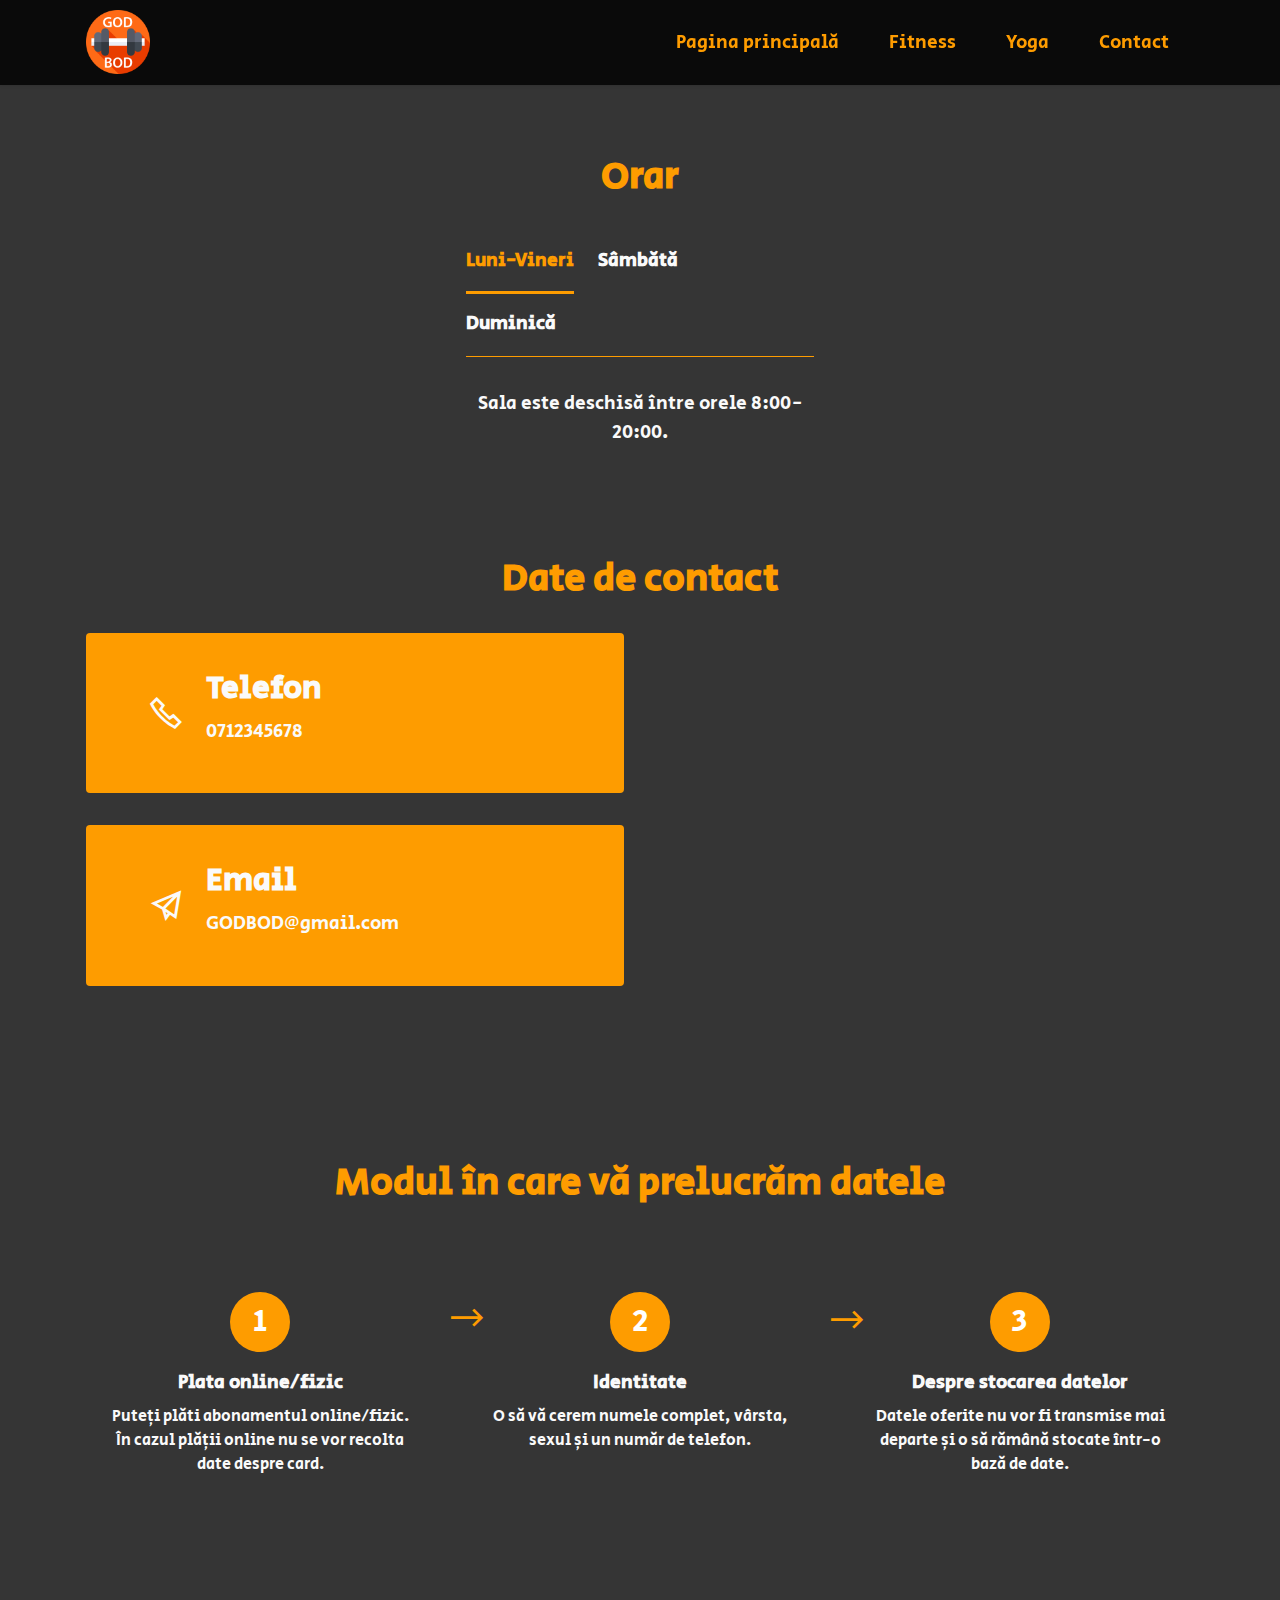
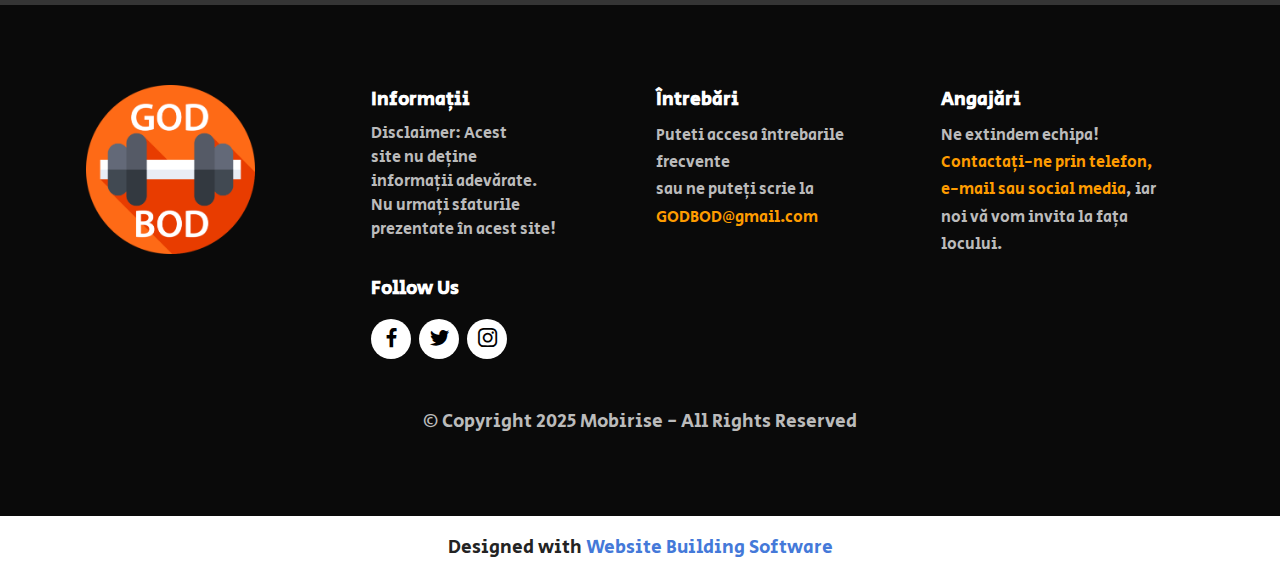
<file: Tema Mobirise/page3.html>
<!DOCTYPE html>
<html  >
<head>
  <!-- Site made with Mobirise Website Builder v5.7.8, https://mobirise.com -->
  <meta charset="UTF-8">
  <meta http-equiv="X-UA-Compatible" content="IE=edge">
  <meta name="generator" content="Mobirise v5.7.8, mobirise.com">
  <meta name="viewport" content="width=device-width, initial-scale=1, minimum-scale=1">
  <link rel="shortcut icon" href="assets/images/logo.png" type="image/x-icon">
  <meta name="description" content="">
  
  
  <title>Contact</title>
  <link rel="stylesheet" href="assets/web/assets/mobirise-icons2/mobirise2.css">
  <link rel="stylesheet" href="assets/bootstrap/css/bootstrap.min.css">
  <link rel="stylesheet" href="assets/bootstrap/css/bootstrap-grid.min.css">
  <link rel="stylesheet" href="assets/bootstrap/css/bootstrap-reboot.min.css">
  <link rel="stylesheet" href="assets/dropdown/css/style.css">
  <link rel="stylesheet" href="assets/socicon/css/styles.css">
  <link rel="stylesheet" href="assets/theme/css/style.css">
  <link rel="preload" href="https://fonts.googleapis.com/css?family=Secular+One:400&display=swap" as="style" onload="this.onload=null;this.rel='stylesheet'">
  <noscript><link rel="stylesheet" href="https://fonts.googleapis.com/css?family=Secular+One:400&display=swap"></noscript>
  <link rel="preload" as="style" href="assets/mobirise/css/mbr-additional.css"><link rel="stylesheet" href="assets/mobirise/css/mbr-additional.css" type="text/css">

  
  
  
</head>
<body>
  
  <section data-bs-version="5.1" class="menu menu2 cid-tt6WDHHiAA" once="menu" id="menu2-s">
    
    <nav class="navbar navbar-dropdown navbar-fixed-top navbar-expand-lg">
        <div class="container">
            <div class="navbar-brand">
                <span class="navbar-logo">
                    <a href="index.html">
                        <img src="assets/images/logo.png" alt="Logo GOD BOD" style="height: 4rem;">
                    </a>
                </span>
                
            </div>
            <button class="navbar-toggler" type="button" data-toggle="collapse" data-bs-toggle="collapse" data-target="#navbarSupportedContent" data-bs-target="#navbarSupportedContent" aria-controls="navbarNavAltMarkup" aria-expanded="false" aria-label="Toggle navigation">
                <div class="hamburger">
                    <span></span>
                    <span></span>
                    <span></span>
                    <span></span>
                </div>
            </button>
            <div class="collapse navbar-collapse" id="navbarSupportedContent">
                <ul class="navbar-nav nav-dropdown nav-right" data-app-modern-menu="true"><li class="nav-item"><a class="nav-link link text-secondary text-primary display-7" href="index.html">Pagina principală</a></li><li class="nav-item"><a class="nav-link link text-secondary text-primary display-7" href="page1.html">Fitness</a></li><li class="nav-item"><a class="nav-link link text-secondary text-primary display-7" href="page2.html">Yoga</a></li>
                    
                    <li class="nav-item"><a class="nav-link link text-secondary text-primary display-7" href="page3.html">Contact</a></li></ul>
                
                
            </div>
        </div>
    </nav>
</section>

<section data-bs-version="5.1" class="tabs content18 cid-tthnUviqTw" id="tabs1-15">

    

    
    
    <div class="container">
        <div class="row justify-content-center">
            <div class="col-12 col-md-4">
                <h3 class="mbr-section-title mb-0 mbr-fonts-style display-2"><strong>Orar</strong></h3>
                
            </div>
        </div>
        <div class="row justify-content-center mt-4">
            <div class="col-12 col-md-4">
                <ul class="nav nav-tabs mb-4" role="tablist">
                    <li class="nav-item first mbr-fonts-style"><a class="nav-link mbr-fonts-style show active display-7" role="tab" data-toggle="tab" data-bs-toggle="tab" href="#tabs1-15_tab0" aria-selected="true"><strong>Luni-Vineri</strong></a></li>
                    <li class="nav-item"><a class="nav-link mbr-fonts-style active display-7" role="tab" data-toggle="tab" data-bs-toggle="tab" href="#tabs1-15_tab1" aria-selected="true"><strong>Sâmbătă</strong></a></li>
                    <li class="nav-item"><a class="nav-link mbr-fonts-style active display-7" role="tab" data-toggle="tab" data-bs-toggle="tab" href="#tabs1-15_tab2" aria-selected="true"><strong>Duminică</strong></a></li>
                    
                    
                    
                </ul>
                <div class="tab-content">
                    <div id="tab1" class="tab-pane in active" role="tabpanel">
                        <div class="row">
                            <div class="col-md-12">
                                <p class="mbr-text mbr-fonts-style display-7">Sala este deschisă între orele 8:00-20:00.</p>
                            </div>
                        </div>
                    </div>
                    <div id="tab2" class="tab-pane" role="tabpanel">
                        <div class="row">
                            <div class="col-md-12">
                                <p class="mbr-text mbr-fonts-style display-7">
                                    Sala este deschisă între orele 9:30-15:30.</p>
                            </div>
                        </div>
                    </div>
                    <div id="tab3" class="tab-pane" role="tabpanel">
                        <div class="row">
                            <div class="col-md-12">
                                <p class="mbr-text mbr-fonts-style display-7">Sala e închisă duminica și de sărbători.</p>
                            </div>
                        </div>
                    </div>
                    
                    
                    
                </div>
            </div>
        </div>
    </div>
</section>

<section data-bs-version="5.1" class="contacts3 map1 cid-ttho1UCTYH" id="contacts3-17">

    

    
    
    <div class="container">
        <div class="mbr-section-head">
            <h3 class="mbr-section-title mbr-fonts-style align-center mb-0 display-2"><strong>Date de contact</strong></h3>
            
        </div>
        <div class="row justify-content-center mt-4">
            <div class="card col-12 col-md-6">
                <div class="card-wrapper">
                    <div class="image-wrapper">
                        <span class="mbr-iconfont mobi-mbri-phone mobi-mbri" style="color: rgb(250, 250, 250); fill: rgb(250, 250, 250);"></span>
                    </div>
                    <div class="text-wrapper">
                        <h6 class="card-title mbr-fonts-style mb-1 display-5"><strong>Telefon</strong></h6>
                        <p class="mbr-text mbr-fonts-style display-7">0712345678</p>
                    </div>
                </div>
                <div class="card-wrapper">
                    <div class="image-wrapper">
                        <span class="mbr-iconfont mobi-mbri-paper-plane mobi-mbri" style="color: rgb(250, 250, 250); fill: rgb(250, 250, 250);"></span>
                    </div>
                    <div class="text-wrapper">
                        <h6 class="card-title mbr-fonts-style mb-1 display-5">
                            <strong>Email</strong>
                        </h6>
                        <p class="mbr-text mbr-fonts-style display-7">GODBOD@gmail.com</p>
                    </div>
                </div>
            </div>
            <div class="map-wrapper col-12 col-md-6">
                <div class="google-map"><iframe frameborder="0" style="border:0" src="https://www.google.com/maps/embed?pb=!1m18!1m12!1m3!1d10931.421356770621!2d23.582958489736367!3d46.767747816206!2m3!1f0!2f0!3f0!3m2!1i1024!2i768!4f13.1!3m3!1m2!1s0x47490c2321652047%3A0x26c7a15ac3b3be71!2sCollege%20of%20Political%2C%20Administrative%20and%20Communication%20Sciences!5e0!3m2!1sen!2sro!4v1674055198118!5m2!1sen!2sro" allowfullscreen=""></iframe></div>
            </div>
        </div>
    </div>
</section>

<section data-bs-version="5.1" class="features23 cid-tthySPKrRr" id="features24-19">

    

    
    
    <div class="container">
        <div class="row justify-content-center">
            <div class="col-12">
                <div class="card-wrapper mb-4">
                    <div class="card-box align-center">
                        <h4 class="card-title mbr-fonts-style mb-4 display-2"><strong>Modul în care vă prelucrăm datele</strong></h4>
                        
                        
                    </div>
                </div>
            </div>
            <div class="col-12 col-md-6 col-lg-4">
                <div class="item first mbr-flex p-4">
                    <div class="icon-wrap w-100">
                        <div class="icon-box">
                            <span class="step-number mbr-fonts-style display-5">1</span>
                        </div>
                    </div>

                    <div class="text-box">
                        <h4 class="icon-title card-title mbr-black mbr-fonts-style display-7"><strong>Plata online/fizic</strong></h4>
                        <h5 class="mbr-text mbr-black mbr-fonts-style display-4">Puteți plăti abonamentul online/fizic. În cazul plății online nu se vor recolta date despre card.</h5>
                    </div>
                </div>
                <!-- <span mbr-icon class="mbr-iconfont mobi-mbri-devices mobi-mbri"></span> -->
            </div>
            <div class="col-12 col-md-6 col-lg-4">
                <div class="item mbr-flex p-4">
                    <div class="icon-wrap w-100">
                        <div class="icon-box">
                            <span class="step-number mbr-fonts-style display-5">2</span>
                        </div>
                    </div>
                    <div class="text-box">
                        <h4 class="icon-title card-title mbr-black mbr-fonts-style display-7"><strong>Identitate</strong></h4>
                        <h5 class="mbr-text mbr-black mbr-fonts-style display-4">O să vă cerem numele complet, vârsta, sexul și un număr de telefon.</h5>
                    </div>
                </div>
            </div>
            <div class="col-12 col-md-6 col-lg-4">
                <div class="item mbr-flex p-4">
                    <div class="icon-wrap w-100">
                        <div class="icon-box">
                            <span class="step-number mbr-fonts-style display-5">3</span>
                        </div>
                    </div>
                    <div class="text-box">
                        <h4 class="icon-title card-title mbr-black mbr-fonts-style display-7"><strong>Despre stocarea datelor</strong></h4>
                        <h5 class="mbr-text mbr-black mbr-fonts-style display-4">Datele oferite nu vor fi transmise mai departe și o să rămână stocate într-o bază de date.</h5>
                    </div>
                </div>
            </div>
            
            
            
            
            
        </div>
    </div>
</section>

<section data-bs-version="5.1" class="footer4 cid-ttdKm7qQOi" once="footers" id="footer4-t">

    

    
    
    <div class="container">
        <div class="row mbr-white">
            <div class="col-6 col-lg-3">
                <div class="media-wrap col-md-8 col-12">
                    <a href="index.html#top">
                        <img src="assets/images/logo-397x397.png" alt="Mobirise Website Builder">
                    </a>
                </div>
            </div>
            <div class="col-12 col-md-6 col-lg-3">
                <h5 class="mbr-section-subtitle mbr-fonts-style mb-2 display-7"><strong>Informații</strong></h5>
                <p class="mbr-text mbr-fonts-style mb-4 display-4">Disclaimer: Acest
<br>site nu deține
<br>informații adevărate.
<br>Nu urmați sfaturile
<br>prezentate în acest site!</p>
                <h5 class="mbr-section-subtitle mbr-fonts-style mb-3 display-7">
                    <strong>Follow Us</strong>
                </h5>
                <div class="social-row display-7">
                    <div class="soc-item">
                        <a href="https://www.facebook.com/" target="_blank">
                            <span class="mbr-iconfont socicon-facebook socicon"></span>
                        </a>
                    </div>
                    <div class="soc-item">
                        <a href="https://www.twitter.com/" target="_blank">
                            <span class="mbr-iconfont socicon-twitter socicon"></span>
                        </a>
                    </div>
                    <div class="soc-item">
                        <a href="https://www.instagram.com/" target="_blank">
                            <span class="mbr-iconfont socicon-instagram socicon"></span>
                        </a>
                    </div>
                    
                </div>
            </div>
            <div class="col-12 col-md-6 col-lg-3">
                <h5 class="mbr-section-subtitle mbr-fonts-style mb-2 display-7"><strong>Întrebări</strong></h5>
                <ul class="list mbr-fonts-style display-4">
                    <li class="mbr-text item-wrap">Puteti accesa întrebarile frecvente </li><li class="mbr-text item-wrap">sau ne puteți scrie la <a href="page3.html#contacts3-17" class="text-secondary">GODBOD@gmail.com</a></li>
                </ul>
            </div>
            <div class="col-12 col-md-6 col-lg-3">
                <h5 class="mbr-section-subtitle mbr-fonts-style mb-2 display-7"><strong>Angajări</strong></h5>
                <ul class="list mbr-fonts-style display-4">
                    <li class="mbr-text item-wrap">Ne extindem echipa!</li><li class="mbr-text item-wrap"><a href="page3.html#contacts3-17" class="text-secondary">Contactați-ne prin telefon,</a></li><li class="mbr-text item-wrap"><a href="page3.html#contacts3-17" class="text-secondary">e-mail sau social media</a>, iar</li><li class="mbr-text item-wrap">noi vă vom invita la fața&nbsp;</li><li class="mbr-text item-wrap">locului.</li>
                </ul>
            </div>
            <div class="col-12 mt-4">
                <p class="mbr-text mb-0 mbr-fonts-style copyright align-center display-7">
                    © Copyright 2025 Mobirise - All Rights Reserved
                </p>
            </div>
        </div>
    </div>
</section><section class="display-7" style="padding: 0;align-items: center;justify-content: center;flex-wrap: wrap;    align-content: center;display: flex;position: relative;height: 4rem;"><a href="https://mobiri.se/" style="flex: 1 1;height: 4rem;position: absolute;width: 100%;z-index: 1;"><img alt="" style="height: 4rem;" src="[data-uri]"></a><p style="margin: 0;text-align: center;" class="display-7">Designed with &#8204;</p><a style="z-index:1" href="https://mobirise.com"> Website Building Software</a></section><script src="assets/bootstrap/js/bootstrap.bundle.min.js"></script>  <script src="assets/smoothscroll/smooth-scroll.js"></script>  <script src="assets/ytplayer/index.js"></script>  <script src="assets/dropdown/js/navbar-dropdown.js"></script>  <script src="assets/mbr-tabs/mbr-tabs.js"></script>  <script src="assets/theme/js/script.js"></script>  
  
  
</body>
</html>
</file>
<file: assets/web/assets/mobirise-icons2/mobirise2.css>
@font-face {
  font-family: 'Moririse2';
  font-display: swap;
  src:  url('mobirise2.eot?f2bix4');
  src:  url('mobirise2.eot?f2bix4#iefix') format('embedded-opentype'),
    url('mobirise2.ttf?f2bix4') format('truetype'),
    url('mobirise2.woff?f2bix4') format('woff'),
    url('mobirise2.svg?f2bix4#mobirise2') format('svg');
  font-weight: normal;
  font-style: normal;
}

[class^="mobi-"], [class*=" mobi-"] {
  /* use !important to prevent issues with browser extensions that change fonts */
  font-family: 'Moririse2' !important;
  speak: none;
  font-style: normal;
  font-weight: normal;
  font-variant: normal;
  text-transform: none;
  line-height: 1;

  /* Better Font Rendering =========== */
  -webkit-font-smoothing: antialiased;
  -moz-osx-font-smoothing: grayscale;
}

.mobi-mbri-add-submenu:before {
  content: "\e900";
}
.mobi-mbri-alert:before {
  content: "\e901";
}
.mobi-mbri-align-center:before {
  content: "\e902";
}
.mobi-mbri-align-justify:before {
  content: "\e903";
}
.mobi-mbri-align-left:before {
  content: "\e904";
}
.mobi-mbri-align-right:before {
  content: "\e905";
}
.mobi-mbri-android:before {
  content: "\e906";
}
.mobi-mbri-apple:before {
  content: "\e907";
}
.mobi-mbri-arrow-down:before {
  content: "\e908";
}
.mobi-mbri-arrow-next:before {
  content: "\e909";
}
.mobi-mbri-arrow-prev:before {
  content: "\e90a";
}
.mobi-mbri-arrow-up:before {
  content: "\e90b";
}
.mobi-mbri-bold:before {
  content: "\e90c";
}
.mobi-mbri-bookmark:before {
  content: "\e90d";
}
.mobi-mbri-bootstrap:before {
  content: "\e90e";
}
.mobi-mbri-briefcase:before {
  content: "\e90f";
}
.mobi-mbri-browse:before {
  content: "\e910";
}
.mobi-mbri-bulleted-list:before {
  content: "\e911";
}
.mobi-mbri-calendar:before {
  content: "\e912";
}
.mobi-mbri-camera:before {
  content: "\e913";
}
.mobi-mbri-cart-add:before {
  content: "\e914";
}
.mobi-mbri-cart-full:before {
  content: "\e915";
}
.mobi-mbri-cash:before {
  content: "\e916";
}
.mobi-mbri-change-style:before {
  content: "\e917";
}
.mobi-mbri-chat:before {
  content: "\e918";
}
.mobi-mbri-clock:before {
  content: "\e919";
}
.mobi-mbri-close:before {
  content: "\e91a";
}
.mobi-mbri-cloud:before {
  content: "\e91b";
}
.mobi-mbri-code:before {
  content: "\e91c";
}
.mobi-mbri-contact-form:before {
  content: "\e91d";
}
.mobi-mbri-credit-card:before {
  content: "\e91e";
}
.mobi-mbri-cursor-click:before {
  content: "\e91f";
}
.mobi-mbri-cust-feedback:before {
  content: "\e920";
}
.mobi-mbri-database:before {
  content: "\e921";
}
.mobi-mbri-delivery:before {
  content: "\e922";
}
.mobi-mbri-desktop:before {
  content: "\e923";
}
.mobi-mbri-devices:before {
  content: "\e924";
}
.mobi-mbri-down:before {
  content: "\e925";
}
.mobi-mbri-download-2:before {
  content: "\e926";
}
.mobi-mbri-download:before {
  content: "\e927";
}
.mobi-mbri-drag-n-drop-2:before {
  content: "\e928";
}
.mobi-mbri-drag-n-drop:before {
  content: "\e929";
}
.mobi-mbri-edit-2:before {
  content: "\e92a";
}
.mobi-mbri-edit:before {
  content: "\e92b";
}
.mobi-mbri-error:before {
  content: "\e92c";
}
.mobi-mbri-extension:before {
  content: "\e92d";
}
.mobi-mbri-features:before {
  content: "\e92e";
}
.mobi-mbri-file:before {
  content: "\e92f";
}
.mobi-mbri-flag:before {
  content: "\e930";
}
.mobi-mbri-folder:before {
  content: "\e931";
}
.mobi-mbri-gift:before {
  content: "\e932";
}
.mobi-mbri-github:before {
  content: "\e933";
}
.mobi-mbri-globe-2:before {
  content: "\e934";
}
.mobi-mbri-globe:before {
  content: "\e935";
}
.mobi-mbri-growing-chart:before {
  content: "\e936";
}
.mobi-mbri-hearth:before {
  content: "\e937";
}
.mobi-mbri-help:before {
  content: "\e938";
}
.mobi-mbri-home:before {
  content: "\e939";
}
.mobi-mbri-hot-cup:before {
  content: "\e93a";
}
.mobi-mbri-idea:before {
  content: "\e93b";
}
.mobi-mbri-image-gallery:before {
  content: "\e93c";
}
.mobi-mbri-image-slider:before {
  content: "\e93d";
}
.mobi-mbri-info:before {
  content: "\e93e";
}
.mobi-mbri-italic:before {
  content: "\e93f";
}
.mobi-mbri-key:before {
  content: "\e940";
}
.mobi-mbri-laptop:before {
  content: "\e941";
}
.mobi-mbri-layers:before {
  content: "\e942";
}
.mobi-mbri-left-right:before {
  content: "\e943";
}
.mobi-mbri-left:before {
  content: "\e944";
}
.mobi-mbri-letter:before {
  content: "\e945";
}
.mobi-mbri-like:before {
  content: "\e946";
}
.mobi-mbri-link:before {
  content: "\e947";
}
.mobi-mbri-lock:before {
  content: "\e948";
}
.mobi-mbri-login:before {
  content: "\e949";
}
.mobi-mbri-logout:before {
  content: "\e94a";
}
.mobi-mbri-magic-stick:before {
  content: "\e94b";
}
.mobi-mbri-map-pin:before {
  content: "\e94c";
}
.mobi-mbri-menu:before {
  content: "\e94d";
}
.mobi-mbri-mobile-2:before {
  content: "\e94e";
}
.mobi-mbri-mobile-horizontal:before {
  content: "\e94f";
}
.mobi-mbri-mobile:before {
  content: "\e950";
}
.mobi-mbri-mobirise:before {
  content: "\e951";
}
.mobi-mbri-more-horizontal:before {
  content: "\e952";
}
.mobi-mbri-more-vertical:before {
  content: "\e953";
}
.mobi-mbri-music:before {
  content: "\e954";
}
.mobi-mbri-new-file:before {
  content: "\e955";
}
.mobi-mbri-numbered-list:before {
  content: "\e956";
}
.mobi-mbri-opened-folder:before {
  content: "\e957";
}
.mobi-mbri-pages:before {
  content: "\e958";
}
.mobi-mbri-paper-plane:before {
  content: "\e959";
}
.mobi-mbri-paperclip:before {
  content: "\e95a";
}
.mobi-mbri-phone:before {
  content: "\e95b";
}
.mobi-mbri-photo:before {
  content: "\e95c";
}
.mobi-mbri-photos:before {
  content: "\e95d";
}
.mobi-mbri-pin:before {
  content: "\e95e";
}
.mobi-mbri-play:before {
  content: "\e95f";
}
.mobi-mbri-plus:before {
  content: "\e960";
}
.mobi-mbri-preview:before {
  content: "\e961";
}
.mobi-mbri-print:before {
  content: "\e962";
}
.mobi-mbri-protect:before {
  content: "\e963";
}
.mobi-mbri-question:before {
  content: "\e964";
}
.mobi-mbri-quote-left:before {
  content: "\e965";
}
.mobi-mbri-quote-right:before {
  content: "\e966";
}
.mobi-mbri-redo:before {
  content: "\e967";
}
.mobi-mbri-refresh:before {
  content: "\e968";
}
.mobi-mbri-responsive-2:before {
  content: "\e969";
}
.mobi-mbri-responsive:before {
  content: "\e96a";
}
.mobi-mbri-right:before {
  content: "\e96b";
}
.mobi-mbri-rocket:before {
  content: "\e96c";
}
.mobi-mbri-sad-face:before {
  content: "\e96d";
}
.mobi-mbri-sale:before {
  content: "\e96e";
}
.mobi-mbri-save:before {
  content: "\e96f";
}
.mobi-mbri-search:before {
  content: "\e970";
}
.mobi-mbri-setting-2:before {
  content: "\e971";
}
.mobi-mbri-setting-3:before {
  content: "\e972";
}
.mobi-mbri-setting:before {
  content: "\e973";
}
.mobi-mbri-share:before {
  content: "\e974";
}
.mobi-mbri-shopping-bag:before {
  content: "\e975";
}
.mobi-mbri-shopping-basket:before {
  content: "\e976";
}
.mobi-mbri-shopping-cart:before {
  content: "\e977";
}
.mobi-mbri-sites:before {
  content: "\e978";
}
.mobi-mbri-smile-face:before {
  content: "\e979";
}
.mobi-mbri-speed:before {
  content: "\e97a";
}
.mobi-mbri-star:before {
  content: "\e97b";
}
.mobi-mbri-success:before {
  content: "\e97c";
}
.mobi-mbri-sun:before {
  content: "\e97d";
}
.mobi-mbri-sun2:before {
  content: "\e97e";
}
.mobi-mbri-tablet-vertical:before {
  content: "\e97f";
}
.mobi-mbri-tablet:before {
  content: "\e980";
}
.mobi-mbri-target:before {
  content: "\e981";
}
.mobi-mbri-timer:before {
  content: "\e982";
}
.mobi-mbri-to-ftp:before {
  content: "\e983";
}
.mobi-mbri-to-local-drive:before {
  content: "\e984";
}
.mobi-mbri-touch-swipe:before {
  content: "\e985";
}
.mobi-mbri-touch:before {
  content: "\e986";
}
.mobi-mbri-trash:before {
  content: "\e987";
}
.mobi-mbri-underline:before {
  content: "\e988";
}
.mobi-mbri-undo:before {
  content: "\e989";
}
.mobi-mbri-unlink:before {
  content: "\e98a";
}
.mobi-mbri-unlock:before {
  content: "\e98b";
}
.mobi-mbri-up-down:before {
  content: "\e98c";
}
.mobi-mbri-up:before {
  content: "\e98d";
}
.mobi-mbri-update:before {
  content: "\e98e";
}
.mobi-mbri-upload-2:before {
  content: "\e98f";
}
.mobi-mbri-upload:before {
  content: "\e990";
}
.mobi-mbri-user-2:before {
  content: "\e991";
}
.mobi-mbri-user:before {
  content: "\e992";
}
.mobi-mbri-users:before {
  content: "\e993";
}
.mobi-mbri-video-play:before {
  content: "\e994";
}
.mobi-mbri-video:before {
  content: "\e995";
}
.mobi-mbri-watch:before {
  content: "\e996";
}
.mobi-mbri-website-theme-2:before {
  content: "\e997";
}
.mobi-mbri-website-theme:before {
  content: "\e998";
}
.mobi-mbri-wifi:before {
  content: "\e999";
}
.mobi-mbri-windows:before {
  content: "\e99a";
}
.mobi-mbri-zoom-in:before {
  content: "\e99b";
}
.mobi-mbri-zoom-out:before {
  content: "\e99c";
}
</file>
<file: assets/parallax/jarallax.css>
.jarallax {
    position: relative;
    z-index: 0;
}
.jarallax > .jarallax-img {
    position: absolute;
    object-fit: cover;
    /* support for plugin https://github.com/bfred-it/object-fit-images */
    font-family: 'object-fit: cover;';
    top: 0;
    left: 0;
    width: 100%;
    height: 100%;
    z-index: -1;
}
</file>
<file: assets/dropdown/css/style.css>
.navbar-dropdown {
  left: 0;
  padding: 0;
  position: absolute;
  right: 0;
  top: 0;
  transition: all 0.45s ease;
  z-index: 1030;
  background: #282828; }
  .navbar-dropdown .navbar-logo {
    margin-right: 0.8rem;
    transition: margin 0.3s ease-in-out;
    vertical-align: middle; }
    .navbar-dropdown .navbar-logo img {
      height: 3.125rem;
      transition: all 0.3s ease-in-out; }
    .navbar-dropdown .navbar-logo.mbr-iconfont {
      font-size: 3.125rem;
      line-height: 3.125rem; }
  .navbar-dropdown .navbar-caption {
    font-weight: 700;
    white-space: normal;
    vertical-align: -4px;
    line-height: 3.125rem !important; }
    .navbar-dropdown .navbar-caption, .navbar-dropdown .navbar-caption:hover {
      color: inherit;
      text-decoration: none; }
  .navbar-dropdown .mbr-iconfont + .navbar-caption {
    vertical-align: -1px; }
  .navbar-dropdown.navbar-fixed-top {
    position: fixed; }
  .navbar-dropdown .navbar-brand span {
    vertical-align: -4px; }
  .navbar-dropdown.bg-color.transparent {
    background: none; }
  .navbar-dropdown.navbar-short .navbar-brand {
    padding: 0.625rem 0; }
    .navbar-dropdown.navbar-short .navbar-brand span {
      vertical-align: -1px; }
  .navbar-dropdown.navbar-short .navbar-caption {
    line-height: 2.375rem !important;
    vertical-align: -2px; }
  .navbar-dropdown.navbar-short .navbar-logo {
    margin-right: 0.5rem; }
    .navbar-dropdown.navbar-short .navbar-logo img {
      height: 2.375rem; }
    .navbar-dropdown.navbar-short .navbar-logo.mbr-iconfont {
      font-size: 2.375rem;
      line-height: 2.375rem; }
  .navbar-dropdown.navbar-short .mbr-table-cell {
    height: 3.625rem; }
  .navbar-dropdown .navbar-close {
    left: 0.6875rem;
    position: fixed;
    top: 0.75rem;
    z-index: 1000; }
  .navbar-dropdown .hamburger-icon {
    content: "";
    display: inline-block;
    vertical-align: middle;
    width: 16px;
    -webkit-box-shadow: 0 -6px 0 1px #282828,0 0 0 1px #282828,0 6px 0 1px #282828;
    -moz-box-shadow: 0 -6px 0 1px #282828,0 0 0 1px #282828,0 6px 0 1px #282828;
    box-shadow: 0 -6px 0 1px #282828,0 0 0 1px #282828,0 6px 0 1px #282828; }

.dropdown-menu .dropdown-toggle[data-toggle="dropdown-submenu"]::after {
  border-bottom: 0.35em solid transparent;
  border-left: 0.35em solid;
  border-right: 0;
  border-top: 0.35em solid transparent;
  margin-left: 0.3rem; }

.dropdown-menu .dropdown-item:focus {
  outline: 0; }

.nav-dropdown {
  font-size: 0.75rem;
  font-weight: 500;
  height: auto !important; }
  .nav-dropdown .nav-btn {
    padding-left: 1rem; }
  .nav-dropdown .link {
    margin: .667em 1.667em;
    font-weight: 500;
    padding: 0;
    transition: color .2s ease-in-out; }
    .nav-dropdown .link.dropdown-toggle {
      margin-right: 2.583em; }
      .nav-dropdown .link.dropdown-toggle::after {
        margin-left: .25rem;
        border-top: 0.35em solid;
        border-right: 0.35em solid transparent;
        border-left: 0.35em solid transparent;
        border-bottom: 0; }
      .nav-dropdown .link.dropdown-toggle[aria-expanded="true"] {
        margin: 0;
        padding: 0.667em 3.263em  0.667em 1.667em; }
  .nav-dropdown .link::after,
  .nav-dropdown .dropdown-item::after {
    color: inherit; }
  .nav-dropdown .btn {
    font-size: 0.75rem;
    font-weight: 700;
    letter-spacing: 0;
    margin-bottom: 0;
    padding-left: 1.25rem;
    padding-right: 1.25rem; }
  .nav-dropdown .dropdown-menu {
    border-radius: 0;
    border: 0;
    left: 0;
    margin: 0;
    padding-bottom: 1.25rem;
    padding-top: 1.25rem;
    position: relative; }
  .nav-dropdown .dropdown-submenu {
    margin-left: 0.125rem;
    top: 0; }
  .nav-dropdown .dropdown-item {
    font-weight: 500;
    line-height: 2;
    padding: 0.3846em 4.615em 0.3846em 1.5385em;
    position: relative;
    transition: color .2s ease-in-out, background-color .2s ease-in-out; }
    .nav-dropdown .dropdown-item::after {
      margin-top: -0.3077em;
      position: absolute;
      right: 1.1538em;
      top: 50%; }
    .nav-dropdown .dropdown-item:focus, .nav-dropdown .dropdown-item:hover {
      background: none; }

@media (max-width: 767px) {
  .nav-dropdown.navbar-toggleable-sm {
    bottom: 0;
    display: none;
    left: 0;
    overflow-x: hidden;
    position: fixed;
    top: 0;
    transform: translateX(-100%);
    -ms-transform: translateX(-100%);
    -webkit-transform: translateX(-100%);
    width: 18.75rem;
    z-index: 999; } }
.nav-dropdown.navbar-toggleable-xl {
  bottom: 0;
  display: none;
  left: 0;
  overflow-x: hidden;
  position: fixed;
  top: 0;
  transform: translateX(-100%);
  -ms-transform: translateX(-100%);
  -webkit-transform: translateX(-100%);
  width: 18.75rem;
  z-index: 999; }

.nav-dropdown-sm {
  display: block !important;
  overflow-x: hidden;
  overflow: auto;
  padding-top: 3.875rem; }
  .nav-dropdown-sm::after {
    content: "";
    display: block;
    height: 3rem;
    width: 100%; }
  .nav-dropdown-sm.collapse.in ~ .navbar-close {
    display: block !important; }
  .nav-dropdown-sm.collapsing, .nav-dropdown-sm.collapse.in {
    transform: translateX(0);
    -ms-transform: translateX(0);
    -webkit-transform: translateX(0);
    transition: all 0.25s ease-out;
    -webkit-transition: all 0.25s ease-out;
    background: #282828; }
  .nav-dropdown-sm.collapsing[aria-expanded="false"] {
    transform: translateX(-100%);
    -ms-transform: translateX(-100%);
    -webkit-transform: translateX(-100%); }
  .nav-dropdown-sm .nav-item {
    display: block;
    margin-left: 0 !important;
    padding-left: 0; }
  .nav-dropdown-sm .link,
  .nav-dropdown-sm .dropdown-item {
    border-top: 1px dotted rgba(255, 255, 255, 0.1);
    font-size: 0.8125rem;
    line-height: 1.6;
    margin: 0 !important;
    padding: 0.875rem 2.4rem 0.875rem 1.5625rem !important;
    position: relative;
    white-space: normal; }
    .nav-dropdown-sm .link:focus, .nav-dropdown-sm .link:hover,
    .nav-dropdown-sm .dropdown-item:focus,
    .nav-dropdown-sm .dropdown-item:hover {
      background: rgba(0, 0, 0, 0.2) !important;
      color: #c0a375; }
  .nav-dropdown-sm .nav-btn {
    position: relative;
    padding: 1.5625rem 1.5625rem 0 1.5625rem; }
    .nav-dropdown-sm .nav-btn::before {
      border-top: 1px dotted rgba(255, 255, 255, 0.1);
      content: "";
      left: 0;
      position: absolute;
      top: 0;
      width: 100%; }
    .nav-dropdown-sm .nav-btn + .nav-btn {
      padding-top: 0.625rem; }
      .nav-dropdown-sm .nav-btn + .nav-btn::before {
        display: none; }
  .nav-dropdown-sm .btn {
    padding: 0.625rem 0; }
  .nav-dropdown-sm .dropdown-toggle[data-toggle="dropdown-submenu"]::after {
    margin-left: .25rem;
    border-top: 0.35em solid;
    border-right: 0.35em solid transparent;
    border-left: 0.35em solid transparent;
    border-bottom: 0; }
  .nav-dropdown-sm .dropdown-toggle[data-toggle="dropdown-submenu"][aria-expanded="true"]::after {
    border-top: 0;
    border-right: 0.35em solid transparent;
    border-left: 0.35em solid transparent;
    border-bottom: 0.35em solid; }
  .nav-dropdown-sm .dropdown-menu {
    margin: 0;
    padding: 0;
    position: relative;
    top: 0;
    left: 0;
    width: 100%;
    border: 0;
    float: none;
    border-radius: 0;
    background: none; }
  .nav-dropdown-sm .dropdown-submenu {
    left: 100%;
    margin-left: 0.125rem;
    margin-top: -1.25rem;
    top: 0; }

.navbar-toggleable-sm .nav-dropdown .dropdown-menu {
  position: absolute; }

.navbar-toggleable-sm .nav-dropdown .dropdown-submenu {
  left: 100%;
  margin-left: 0.125rem;
  margin-top: -1.25rem;
  top: 0; }

.navbar-toggleable-sm.opened .nav-dropdown .dropdown-menu {
  position: relative; }

.navbar-toggleable-sm.opened .nav-dropdown .dropdown-submenu {
  left: 0;
  margin-left: 00rem;
  margin-top: 0rem;
  top: 0; }

.is-builder .nav-dropdown.collapsing {
  transition: none !important; }
</file>
<file: assets/socicon/css/styles.css>
@charset "UTF-8";

@font-face {
  font-family: 'Socicon';
  src:  url('../fonts/socicon.eot');
  src:  url('../fonts/socicon.eot?#iefix') format('embedded-opentype'),
    url('../fonts/socicon.woff2') format('woff2'),
    url('../fonts/socicon.ttf') format('truetype'),
    url('../fonts/socicon.woff') format('woff'),
    url('../fonts/socicon.svg#socicon') format('svg');
  font-weight: normal;
  font-style: normal;
  font-display: swap;
}

[data-icon]:before {
  font-family: "socicon" !important;
  content: attr(data-icon);
  font-style: normal !important;
  font-weight: normal !important;
  font-variant: normal !important;
  text-transform: none !important;
  speak: none;
  line-height: 1;
  -webkit-font-smoothing: antialiased;
  -moz-osx-font-smoothing: grayscale;
}

[class^="socicon-"], [class*=" socicon-"] {
  /* use !important to prevent issues with browser extensions that change fonts */
  font-family: 'Socicon' !important;
  speak: none;
  font-style: normal;
  font-weight: normal;
  font-variant: normal;
  text-transform: none;
  line-height: 1;

  /* Better Font Rendering =========== */
  -webkit-font-smoothing: antialiased;
  -moz-osx-font-smoothing: grayscale;
}

.socicon-eitaa:before {
  content: "\e97c";
}
.socicon-soroush:before {
  content: "\e97d";
}
.socicon-bale:before {
  content: "\e97e";
}
.socicon-zazzle:before {
  content: "\e97b";
}
.socicon-society6:before {
  content: "\e97a";
}
.socicon-redbubble:before {
  content: "\e979";
}
.socicon-avvo:before {
  content: "\e978";
}
.socicon-stitcher:before {
  content: "\e977";
}
.socicon-googlehangouts:before {
  content: "\e974";
}
.socicon-dlive:before {
  content: "\e975";
}
.socicon-vsco:before {
  content: "\e976";
}
.socicon-flipboard:before {
  content: "\e973";
}
.socicon-ubuntu:before {
  content: "\e958";
}
.socicon-artstation:before {
  content: "\e959";
}
.socicon-invision:before {
  content: "\e95a";
}
.socicon-torial:before {
  content: "\e95b";
}
.socicon-collectorz:before {
  content: "\e95c";
}
.socicon-seenthis:before {
  content: "\e95d";
}
.socicon-googleplaymusic:before {
  content: "\e95e";
}
.socicon-debian:before {
  content: "\e95f";
}
.socicon-filmfreeway:before {
  content: "\e960";
}
.socicon-gnome:before {
  content: "\e961";
}
.socicon-itchio:before {
  content: "\e962";
}
.socicon-jamendo:before {
  content: "\e963";
}
.socicon-mix:before {
  content: "\e964";
}
.socicon-sharepoint:before {
  content: "\e965";
}
.socicon-tinder:before {
  content: "\e966";
}
.socicon-windguru:before {
  content: "\e967";
}
.socicon-cdbaby:before {
  content: "\e968";
}
.socicon-elementaryos:before {
  content: "\e969";
}
.socicon-stage32:before {
  content: "\e96a";
}
.socicon-tiktok:before {
  content: "\e96b";
}
.socicon-gitter:before {
  content: "\e96c";
}
.socicon-letterboxd:before {
  content: "\e96d";
}
.socicon-threema:before {
  content: "\e96e";
}
.socicon-splice:before {
  content: "\e96f";
}
.socicon-metapop:before {
  content: "\e970";
}
.socicon-naver:before {
  content: "\e971";
}
.socicon-remote:before {
  content: "\e972";
}
.socicon-internet:before {
  content: "\e957";
}
.socicon-moddb:before {
  content: "\e94b";
}
.socicon-indiedb:before {
  content: "\e94c";
}
.socicon-traxsource:before {
  content: "\e94d";
}
.socicon-gamefor:before {
  content: "\e94e";
}
.socicon-pixiv:before {
  content: "\e94f";
}
.socicon-myanimelist:before {
  content: "\e950";
}
.socicon-blackberry:before {
  content: "\e951";
}
.socicon-wickr:before {
  content: "\e952";
}
.socicon-spip:before {
  content: "\e953";
}
.socicon-napster:before {
  content: "\e954";
}
.socicon-beatport:before {
  content: "\e955";
}
.socicon-hackerone:before {
  content: "\e956";
}
.socicon-hackernews:before {
  content: "\e946";
}
.socicon-smashwords:before {
  content: "\e947";
}
.socicon-kobo:before {
  content: "\e948";
}
.socicon-bookbub:before {
  content: "\e949";
}
.socicon-mailru:before {
  content: "\e94a";
}
.socicon-gitlab:before {
  content: "\e945";
}
.socicon-instructables:before {
  content: "\e944";
}
.socicon-portfolio:before {
  content: "\e943";
}
.socicon-codered:before {
  content: "\e940";
}
.socicon-origin:before {
  content: "\e941";
}
.socicon-nextdoor:before {
  content: "\e942";
}
.socicon-udemy:before {
  content: "\e93f";
}
.socicon-livemaster:before {
  content: "\e93e";
}
.socicon-crunchbase:before {
  content: "\e93b";
}
.socicon-homefy:before {
  content: "\e93c";
}
.socicon-calendly:before {
  content: "\e93d";
}
.socicon-realtor:before {
  content: "\e90f";
}
.socicon-tidal:before {
  content: "\e910";
}
.socicon-qobuz:before {
  content: "\e911";
}
.socicon-natgeo:before {
  content: "\e912";
}
.socicon-mastodon:before {
  content: "\e913";
}
.socicon-unsplash:before {
  content: "\e914";
}
.socicon-homeadvisor:before {
  content: "\e915";
}
.socicon-angieslist:before {
  content: "\e916";
}
.socicon-codepen:before {
  content: "\e917";
}
.socicon-slack:before {
  content: "\e918";
}
.socicon-openaigym:before {
  content: "\e919";
}
.socicon-logmein:before {
  content: "\e91a";
}
.socicon-fiverr:before {
  content: "\e91b";
}
.socicon-gotomeeting:before {
  content: "\e91c";
}
.socicon-aliexpress:before {
  content: "\e91d";
}
.socicon-guru:before {
  content: "\e91e";
}
.socicon-appstore:before {
  content: "\e91f";
}
.socicon-homes:before {
  content: "\e920";
}
.socicon-zoom:before {
  content: "\e921";
}
.socicon-alibaba:before {
  content: "\e922";
}
.socicon-craigslist:before {
  content: "\e923";
}
.socicon-wix:before {
  content: "\e924";
}
.socicon-redfin:before {
  content: "\e925";
}
.socicon-googlecalendar:before {
  content: "\e926";
}
.socicon-shopify:before {
  content: "\e927";
}
.socicon-freelancer:before {
  content: "\e928";
}
.socicon-seedrs:before {
  content: "\e929";
}
.socicon-bing:before {
  content: "\e92a";
}
.socicon-doodle:before {
  content: "\e92b";
}
.socicon-bonanza:before {
  content: "\e92c";
}
.socicon-squarespace:before {
  content: "\e92d";
}
.socicon-toptal:before {
  content: "\e92e";
}
.socicon-gust:before {
  content: "\e92f";
}
.socicon-ask:before {
  content: "\e930";
}
.socicon-trulia:before {
  content: "\e931";
}
.socicon-loomly:before {
  content: "\e932";
}
.socicon-ghost:before {
  content: "\e933";
}
.socicon-upwork:before {
  content: "\e934";
}
.socicon-fundable:before {
  content: "\e935";
}
.socicon-booking:before {
  content: "\e936";
}
.socicon-googlemaps:before {
  content: "\e937";
}
.socicon-zillow:before {
  content: "\e938";
}
.socicon-niconico:before {
  content: "\e939";
}
.socicon-toneden:before {
  content: "\e93a";
}
.socicon-augment:before {
  content: "\e908";
}
.socicon-bitbucket:before {
  content: "\e909";
}
.socicon-fyuse:before {
  content: "\e90a";
}
.socicon-yt-gaming:before {
  content: "\e90b";
}
.socicon-sketchfab:before {
  content: "\e90c";
}
.socicon-mobcrush:before {
  content: "\e90d";
}
.socicon-microsoft:before {
  content: "\e90e";
}
.socicon-pandora:before {
  content: "\e907";
}
.socicon-messenger:before {
  content: "\e906";
}
.socicon-gamewisp:before {
  content: "\e905";
}
.socicon-bloglovin:before {
  content: "\e904";
}
.socicon-tunein:before {
  content: "\e903";
}
.socicon-gamejolt:before {
  content: "\e901";
}
.socicon-trello:before {
  content: "\e902";
}
.socicon-spreadshirt:before {
  content: "\e900";
}
.socicon-500px:before {
  content: "\e000";
}
.socicon-8tracks:before {
  content: "\e001";
}
.socicon-airbnb:before {
  content: "\e002";
}
.socicon-alliance:before {
  content: "\e003";
}
.socicon-amazon:before {
  content: "\e004";
}
.socicon-amplement:before {
  content: "\e005";
}
.socicon-android:before {
  content: "\e006";
}
.socicon-angellist:before {
  content: "\e007";
}
.socicon-apple:before {
  content: "\e008";
}
.socicon-appnet:before {
  content: "\e009";
}
.socicon-baidu:before {
  content: "\e00a";
}
.socicon-bandcamp:before {
  content: "\e00b";
}
.socicon-battlenet:before {
  content: "\e00c";
}
.socicon-mixer:before {
  content: "\e00d";
}
.socicon-bebee:before {
  content: "\e00e";
}
.socicon-bebo:before {
  content: "\e00f";
}
.socicon-behance:before {
  content: "\e010";
}
.socicon-blizzard:before {
  content: "\e011";
}
.socicon-blogger:before {
  content: "\e012";
}
.socicon-buffer:before {
  content: "\e013";
}
.socicon-chrome:before {
  content: "\e014";
}
.socicon-coderwall:before {
  content: "\e015";
}
.socicon-curse:before {
  content: "\e016";
}
.socicon-dailymotion:before {
  content: "\e017";
}
.socicon-deezer:before {
  content: "\e018";
}
.socicon-delicious:before {
  content: "\e019";
}
.socicon-deviantart:before {
  content: "\e01a";
}
.socicon-diablo:before {
  content: "\e01b";
}
.socicon-digg:before {
  content: "\e01c";
}
.socicon-discord:before {
  content: "\e01d";
}
.socicon-disqus:before {
  content: "\e01e";
}
.socicon-douban:before {
  content: "\e01f";
}
.socicon-draugiem:before {
  content: "\e020";
}
.socicon-dribbble:before {
  content: "\e021";
}
.socicon-drupal:before {
  content: "\e022";
}
.socicon-ebay:before {
  content: "\e023";
}
.socicon-ello:before {
  content: "\e024";
}
.socicon-endomodo:before {
  content: "\e025";
}
.socicon-envato:before {
  content: "\e026";
}
.socicon-etsy:before {
  content: "\e027";
}
.socicon-facebook:before {
  content: "\e028";
}
.socicon-feedburner:before {
  content: "\e029";
}
.socicon-filmweb:before {
  content: "\e02a";
}
.socicon-firefox:before {
  content: "\e02b";
}
.socicon-flattr:before {
  content: "\e02c";
}
.socicon-flickr:before {
  content: "\e02d";
}
.socicon-formulr:before {
  content: "\e02e";
}
.socicon-forrst:before {
  content: "\e02f";
}
.socicon-foursquare:before {
  content: "\e030";
}
.socicon-friendfeed:before {
  content: "\e031";
}
.socicon-github:before {
  content: "\e032";
}
.socicon-goodreads:before {
  content: "\e033";
}
.socicon-google:before {
  content: "\e034";
}
.socicon-googlescholar:before {
  content: "\e035";
}
.socicon-googlegroups:before {
  content: "\e036";
}
.socicon-googlephotos:before {
  content: "\e037";
}
.socicon-googleplus:before {
  content: "\e038";
}
.socicon-grooveshark:before {
  content: "\e039";
}
.socicon-hackerrank:before {
  content: "\e03a";
}
.socicon-hearthstone:before {
  content: "\e03b";
}
.socicon-hellocoton:before {
  content: "\e03c";
}
.socicon-heroes:before {
  content: "\e03d";
}
.socicon-smashcast:before {
  content: "\e03e";
}
.socicon-horde:before {
  content: "\e03f";
}
.socicon-houzz:before {
  content: "\e040";
}
.socicon-icq:before {
  content: "\e041";
}
.socicon-identica:before {
  content: "\e042";
}
.socicon-imdb:before {
  content: "\e043";
}
.socicon-instagram:before {
  content: "\e044";
}
.socicon-issuu:before {
  content: "\e045";
}
.socicon-istock:before {
  content: "\e046";
}
.socicon-itunes:before {
  content: "\e047";
}
.socicon-keybase:before {
  content: "\e048";
}
.socicon-lanyrd:before {
  content: "\e049";
}
.socicon-lastfm:before {
  content: "\e04a";
}
.socicon-line:before {
  content: "\e04b";
}
.socicon-linkedin:before {
  content: "\e04c";
}
.socicon-livejournal:before {
  content: "\e04d";
}
.socicon-lyft:before {
  content: "\e04e";
}
.socicon-macos:before {
  content: "\e04f";
}
.socicon-mail:before {
  content: "\e050";
}
.socicon-medium:before {
  content: "\e051";
}
.socicon-meetup:before {
  content: "\e052";
}
.socicon-mixcloud:before {
  content: "\e053";
}
.socicon-modelmayhem:before {
  content: "\e054";
}
.socicon-mumble:before {
  content: "\e055";
}
.socicon-myspace:before {
  content: "\e056";
}
.socicon-newsvine:before {
  content: "\e057";
}
.socicon-nintendo:before {
  content: "\e058";
}
.socicon-npm:before {
  content: "\e059";
}
.socicon-odnoklassniki:before {
  content: "\e05a";
}
.socicon-openid:before {
  content: "\e05b";
}
.socicon-opera:before {
  content: "\e05c";
}
.socicon-outlook:before {
  content: "\e05d";
}
.socicon-overwatch:before {
  content: "\e05e";
}
.socicon-patreon:before {
  content: "\e05f";
}
.socicon-paypal:before {
  content: "\e060";
}
.socicon-periscope:before {
  content: "\e061";
}
.socicon-persona:before {
  content: "\e062";
}
.socicon-pinterest:before {
  content: "\e063";
}
.socicon-play:before {
  content: "\e064";
}
.socicon-player:before {
  content: "\e065";
}
.socicon-playstation:before {
  content: "\e066";
}
.socicon-pocket:before {
  content: "\e067";
}
.socicon-qq:before {
  content: "\e068";
}
.socicon-quora:before {
  content: "\e069";
}
.socicon-raidcall:before {
  content: "\e06a";
}
.socicon-ravelry:before {
  content: "\e06b";
}
.socicon-reddit:before {
  content: "\e06c";
}
.socicon-renren:before {
  content: "\e06d";
}
.socicon-researchgate:before {
  content: "\e06e";
}
.socicon-residentadvisor:before {
  content: "\e06f";
}
.socicon-reverbnation:before {
  content: "\e070";
}
.socicon-rss:before {
  content: "\e071";
}
.socicon-sharethis:before {
  content: "\e072";
}
.socicon-skype:before {
  content: "\e073";
}
.socicon-slideshare:before {
  content: "\e074";
}
.socicon-smugmug:before {
  content: "\e075";
}
.socicon-snapchat:before {
  content: "\e076";
}
.socicon-songkick:before {
  content: "\e077";
}
.socicon-soundcloud:before {
  content: "\e078";
}
.socicon-spotify:before {
  content: "\e079";
}
.socicon-stackexchange:before {
  content: "\e07a";
}
.socicon-stackoverflow:before {
  content: "\e07b";
}
.socicon-starcraft:before {
  content: "\e07c";
}
.socicon-stayfriends:before {
  content: "\e07d";
}
.socicon-steam:before {
  content: "\e07e";
}
.socicon-storehouse:before {
  content: "\e07f";
}
.socicon-strava:before {
  content: "\e080";
}
.socicon-streamjar:before {
  content: "\e081";
}
.socicon-stumbleupon:before {
  content: "\e082";
}
.socicon-swarm:before {
  content: "\e083";
}
.socicon-teamspeak:before {
  content: "\e084";
}
.socicon-teamviewer:before {
  content: "\e085";
}
.socicon-technorati:before {
  content: "\e086";
}
.socicon-telegram:before {
  content: "\e087";
}
.socicon-tripadvisor:before {
  content: "\e088";
}
.socicon-tripit:before {
  content: "\e089";
}
.socicon-triplej:before {
  content: "\e08a";
}
.socicon-tumblr:before {
  content: "\e08b";
}
.socicon-twitch:before {
  content: "\e08c";
}
.socicon-twitter:before {
  content: "\e08d";
}
.socicon-uber:before {
  content: "\e08e";
}
.socicon-ventrilo:before {
  content: "\e08f";
}
.socicon-viadeo:before {
  content: "\e090";
}
.socicon-viber:before {
  content: "\e091";
}
.socicon-viewbug:before {
  content: "\e092";
}
.socicon-vimeo:before {
  content: "\e093";
}
.socicon-vine:before {
  content: "\e094";
}
.socicon-vkontakte:before {
  content: "\e095";
}
.socicon-warcraft:before {
  content: "\e096";
}
.socicon-wechat:before {
  content: "\e097";
}
.socicon-weibo:before {
  content: "\e098";
}
.socicon-whatsapp:before {
  content: "\e099";
}
.socicon-wikipedia:before {
  content: "\e09a";
}
.socicon-windows:before {
  content: "\e09b";
}
.socicon-wordpress:before {
  content: "\e09c";
}
.socicon-wykop:before {
  content: "\e09d";
}
.socicon-xbox:before {
  content: "\e09e";
}
.socicon-xing:before {
  content: "\e09f";
}
.socicon-yahoo:before {
  content: "\e0a0";
}
.socicon-yammer:before {
  content: "\e0a1";
}
.socicon-yandex:before {
  content: "\e0a2";
}
.socicon-yelp:before {
  content: "\e0a3";
}
.socicon-younow:before {
  content: "\e0a4";
}
.socicon-youtube:before {
  content: "\e0a5";
}
.socicon-zapier:before {
  content: "\e0a6";
}
.socicon-zerply:before {
  content: "\e0a7";
}
.socicon-zomato:before {
  content: "\e0a8";
}
.socicon-zynga:before {
  content: "\e0a9";
}
</file>
<file: assets/theme/css/style.css>
@charset "UTF-8";
section {
  background-color: #ffffff;
}

body {
  font-style: normal;
  line-height: 1.5;
  font-weight: 400;
  color: #232323;
  position: relative;
}

button {
  background-color: transparent;
  border-color: transparent;
}

section,
.container,
.container-fluid {
  position: relative;
  word-wrap: break-word;
}

a.mbr-iconfont:hover {
  text-decoration: none;
}

.article .lead p,
.article .lead ul,
.article .lead ol,
.article .lead pre,
.article .lead blockquote {
  margin-bottom: 0;
}

a {
  font-style: normal;
  font-weight: 400;
  cursor: pointer;
}
a, a:hover {
  text-decoration: none;
}

.mbr-section-title {
  font-style: normal;
  line-height: 1.3;
}

.mbr-section-subtitle {
  line-height: 1.3;
}

.mbr-text {
  font-style: normal;
  line-height: 1.7;
}

h1,
h2,
h3,
h4,
h5,
h6,
.display-1,
.display-2,
.display-4,
.display-5,
.display-7,
span,
p,
a {
  line-height: 1;
  word-break: break-word;
  word-wrap: break-word;
  font-weight: 400;
}

b,
strong {
  font-weight: bold;
}

input:-webkit-autofill, input:-webkit-autofill:hover, input:-webkit-autofill:focus, input:-webkit-autofill:active {
  transition-delay: 9999s;
  -webkit-transition-property: background-color, color;
  transition-property: background-color, color;
}

textarea[type=hidden] {
  display: none;
}

section {
  background-position: 50% 50%;
  background-repeat: no-repeat;
  background-size: cover;
}
section .mbr-background-video,
section .mbr-background-video-preview {
  position: absolute;
  bottom: 0;
  left: 0;
  right: 0;
  top: 0;
}

.hidden {
  visibility: hidden;
}

.mbr-z-index20 {
  z-index: 20;
}

/*! Base colors */
.mbr-white {
  color: #ffffff;
}

.mbr-black {
  color: #111111;
}

.mbr-bg-white {
  background-color: #ffffff;
}

.mbr-bg-black {
  background-color: #000000;
}

/*! Text-aligns */
.align-left {
  text-align: left;
}

.align-center {
  text-align: center;
}

.align-right {
  text-align: right;
}

/*! Font-weight  */
.mbr-light {
  font-weight: 300;
}

.mbr-regular {
  font-weight: 400;
}

.mbr-semibold {
  font-weight: 500;
}

.mbr-bold {
  font-weight: 700;
}

/*! Media  */
.media-content {
  flex-basis: 100%;
}

.media-container-row {
  display: flex;
  flex-direction: row;
  flex-wrap: wrap;
  justify-content: center;
  align-content: center;
  align-items: start;
}
.media-container-row .media-size-item {
  width: 400px;
}

.media-container-column {
  display: flex;
  flex-direction: column;
  flex-wrap: wrap;
  justify-content: center;
  align-content: center;
  align-items: stretch;
}
.media-container-column > * {
  width: 100%;
}

@media (min-width: 992px) {
  .media-container-row {
    flex-wrap: nowrap;
  }
}
figure {
  margin-bottom: 0;
  overflow: hidden;
}

figure[mbr-media-size] {
  transition: width 0.1s;
}

img,
iframe {
  display: block;
  width: 100%;
}

.card {
  background-color: transparent;
  border: none;
}

.card-box {
  width: 100%;
}

.card-img {
  text-align: center;
  flex-shrink: 0;
  -webkit-flex-shrink: 0;
}

.media {
  max-width: 100%;
  margin: 0 auto;
}

.mbr-figure {
  align-self: center;
}

.media-container > div {
  max-width: 100%;
}

.mbr-figure img,
.card-img img {
  width: 100%;
}

@media (max-width: 991px) {
  .media-size-item {
    width: auto !important;
  }

  .media {
    width: auto;
  }

  .mbr-figure {
    width: 100% !important;
  }
}
/*! Buttons */
.mbr-section-btn {
  margin-left: -0.6rem;
  margin-right: -0.6rem;
  font-size: 0;
}

.btn {
  font-weight: 600;
  border-width: 1px;
  font-style: normal;
  margin: 0.6rem 0.6rem;
  white-space: normal;
  transition: all 0.2s ease-in-out;
  display: inline-flex;
  align-items: center;
  justify-content: center;
  word-break: break-word;
}

.btn-sm {
  font-weight: 600;
  letter-spacing: 0px;
  transition: all 0.3s ease-in-out;
}

.btn-md {
  font-weight: 600;
  letter-spacing: 0px;
  transition: all 0.3s ease-in-out;
}

.btn-lg {
  font-weight: 600;
  letter-spacing: 0px;
  transition: all 0.3s ease-in-out;
}

.btn-form {
  margin: 0;
}
.btn-form:hover {
  cursor: pointer;
}

nav .mbr-section-btn {
  margin-left: 0rem;
  margin-right: 0rem;
}

/*! Btn icon margin */
.btn .mbr-iconfont,
.btn.btn-sm .mbr-iconfont {
  order: 1;
  cursor: pointer;
  margin-left: 0.5rem;
  vertical-align: sub;
}

.btn.btn-md .mbr-iconfont,
.btn.btn-md .mbr-iconfont {
  margin-left: 0.8rem;
}

.mbr-regular {
  font-weight: 400;
}

.mbr-semibold {
  font-weight: 500;
}

.mbr-bold {
  font-weight: 700;
}

[type=submit] {
  -webkit-appearance: none;
}

/*! Full-screen */
.mbr-fullscreen .mbr-overlay {
  min-height: 100vh;
}

.mbr-fullscreen {
  display: flex;
  display: -moz-flex;
  display: -ms-flex;
  display: -o-flex;
  align-items: center;
  min-height: 100vh;
  padding-top: 3rem;
  padding-bottom: 3rem;
}

/*! Map */
.map {
  height: 25rem;
  position: relative;
}
.map iframe {
  width: 100%;
  height: 100%;
}

/*! Scroll to top arrow */
.mbr-arrow-up {
  bottom: 25px;
  right: 90px;
  position: fixed;
  text-align: right;
  z-index: 5000;
  color: #ffffff;
  font-size: 22px;
}

.mbr-arrow-up a {
  background: rgba(0, 0, 0, 0.2);
  border-radius: 50%;
  color: #fff;
  display: inline-block;
  height: 60px;
  width: 60px;
  border: 2px solid #fff;
  outline-style: none !important;
  position: relative;
  text-decoration: none;
  transition: all 0.3s ease-in-out;
  cursor: pointer;
  text-align: center;
}
.mbr-arrow-up a:hover {
  background-color: rgba(0, 0, 0, 0.4);
}
.mbr-arrow-up a i {
  line-height: 60px;
}

.mbr-arrow-up-icon {
  display: block;
  color: #fff;
}

.mbr-arrow-up-icon::before {
  content: "›";
  display: inline-block;
  font-family: serif;
  font-size: 22px;
  line-height: 1;
  font-style: normal;
  position: relative;
  top: 6px;
  left: -4px;
  transform: rotate(-90deg);
}

/*! Arrow Down */
.mbr-arrow {
  position: absolute;
  bottom: 45px;
  left: 50%;
  width: 60px;
  height: 60px;
  cursor: pointer;
  background-color: rgba(80, 80, 80, 0.5);
  border-radius: 50%;
  transform: translateX(-50%);
}
@media (max-width: 767px) {
  .mbr-arrow {
    display: none;
  }
}
.mbr-arrow > a {
  display: inline-block;
  text-decoration: none;
  outline-style: none;
  -webkit-animation: arrowdown 1.7s ease-in-out infinite;
          animation: arrowdown 1.7s ease-in-out infinite;
  color: #ffffff;
}
.mbr-arrow > a > i {
  position: absolute;
  top: -2px;
  left: 15px;
  font-size: 2rem;
}

#scrollToTop a i::before {
  content: "";
  position: absolute;
  display: block;
  border-bottom: 2.5px solid #fff;
  border-left: 2.5px solid #fff;
  width: 27.8%;
  height: 27.8%;
  left: 50%;
  top: 51%;
  transform: translateY(-30%) translateX(-50%) rotate(135deg);
}

@keyframes arrowdown {
  0% {
    transform: translateY(0px);
  }
  50% {
    transform: translateY(-5px);
  }
  100% {
    transform: translateY(0px);
  }
}
@-webkit-keyframes arrowdown {
  0% {
    transform: translateY(0px);
  }
  50% {
    transform: translateY(-5px);
  }
  100% {
    transform: translateY(0px);
  }
}
@media (max-width: 500px) {
  .mbr-arrow-up {
    left: 0;
    right: 0;
    text-align: center;
  }
}
/*Gradients animation*/
@keyframes gradient-animation {
  from {
    background-position: 0% 100%;
    -webkit-animation-timing-function: ease-in-out;
            animation-timing-function: ease-in-out;
  }
  to {
    background-position: 100% 0%;
    -webkit-animation-timing-function: ease-in-out;
            animation-timing-function: ease-in-out;
  }
}
@-webkit-keyframes gradient-animation {
  from {
    background-position: 0% 100%;
    -webkit-animation-timing-function: ease-in-out;
            animation-timing-function: ease-in-out;
  }
  to {
    background-position: 100% 0%;
    -webkit-animation-timing-function: ease-in-out;
            animation-timing-function: ease-in-out;
  }
}
.bg-gradient {
  background-size: 200% 200%;
  animation: gradient-animation 5s infinite alternate;
  -webkit-animation: gradient-animation 5s infinite alternate;
}

.menu .navbar-brand {
  display: -webkit-flex;
}
.menu .navbar-brand span {
  display: flex;
  display: -webkit-flex;
}
.menu .navbar-brand .navbar-caption-wrap {
  display: -webkit-flex;
}
.menu .navbar-brand .navbar-logo img {
  display: -webkit-flex;
  width: auto;
}
@media (min-width: 768px) and (max-width: 991px) {
  .menu .navbar-toggleable-sm .navbar-nav {
    display: -ms-flexbox;
  }
}
@media (max-width: 991px) {
  .menu .navbar-collapse {
    max-height: 93.5vh;
  }
  .menu .navbar-collapse.show {
    overflow: auto;
  }
}
@media (min-width: 992px) {
  .menu .navbar-nav.nav-dropdown {
    display: -webkit-flex;
  }
  .menu .navbar-toggleable-sm .navbar-collapse {
    display: -webkit-flex !important;
  }
  .menu .collapsed .navbar-collapse {
    max-height: 93.5vh;
  }
  .menu .collapsed .navbar-collapse.show {
    overflow: auto;
  }
}
@media (max-width: 767px) {
  .menu .navbar-collapse {
    max-height: 80vh;
  }
}

.nav-link .mbr-iconfont {
  margin-right: 0.5rem;
}

.navbar {
  display: -webkit-flex;
  -webkit-flex-wrap: wrap;
  -webkit-align-items: center;
  -webkit-justify-content: space-between;
}

.navbar-collapse {
  -webkit-flex-basis: 100%;
  -webkit-flex-grow: 1;
  -webkit-align-items: center;
}

.nav-dropdown .link {
  padding: 0.667em 1.667em !important;
  margin: 0 !important;
}

.nav {
  display: -webkit-flex;
  -webkit-flex-wrap: wrap;
}

.row {
  display: -webkit-flex;
  -webkit-flex-wrap: wrap;
}

.justify-content-center {
  -webkit-justify-content: center;
}

.form-inline {
  display: -webkit-flex;
}

.card-wrapper {
  -webkit-flex: 1;
}

.carousel-control {
  z-index: 10;
  display: -webkit-flex;
}

.carousel-controls {
  display: -webkit-flex;
}

.media {
  display: -webkit-flex;
}

.form-group:focus {
  outline: none;
}

.jq-selectbox__select {
  padding: 7px 0;
  position: relative;
}

.jq-selectbox__dropdown {
  overflow: hidden;
  border-radius: 10px;
  position: absolute;
  top: 100%;
  left: 0 !important;
  width: 100% !important;
}

.jq-selectbox__trigger-arrow {
  right: 0;
  transform: translateY(-50%);
}

.jq-selectbox li {
  padding: 1.07em 0.5em;
}

input[type=range] {
  padding-left: 0 !important;
  padding-right: 0 !important;
}

.modal-dialog,
.modal-content {
  height: 100%;
}

.modal-dialog .carousel-inner {
  height: calc(100vh - 1.75rem);
}
@media (max-width: 575px) {
  .modal-dialog .carousel-inner {
    height: calc(100vh - 1rem);
  }
}

.carousel-item {
  text-align: center;
}

.carousel-item img {
  margin: auto;
}

.navbar-toggler {
  align-self: flex-start;
  padding: 0.25rem 0.75rem;
  font-size: 1.25rem;
  line-height: 1;
  background: transparent;
  border: 1px solid transparent;
  border-radius: 0.25rem;
}

.navbar-toggler:focus,
.navbar-toggler:hover {
  text-decoration: none;
  box-shadow: none;
}

.navbar-toggler-icon {
  display: inline-block;
  width: 1.5em;
  height: 1.5em;
  vertical-align: middle;
  content: "";
  background: no-repeat center center;
  background-size: 100% 100%;
}

.navbar-toggler-left {
  position: absolute;
  left: 1rem;
}

.navbar-toggler-right {
  position: absolute;
  right: 1rem;
}

.card-img {
  width: auto;
}

.menu .navbar.collapsed:not(.beta-menu) {
  flex-direction: column;
}

.carousel-item.active,
.carousel-item-next,
.carousel-item-prev {
  display: flex;
}

.note-air-layout .dropup .dropdown-menu,
.note-air-layout .navbar-fixed-bottom .dropdown .dropdown-menu {
  bottom: initial !important;
}

html,
body {
  height: auto;
  min-height: 100vh;
}

.dropup .dropdown-toggle::after {
  display: none;
}

.form-asterisk {
  font-family: initial;
  position: absolute;
  top: -2px;
  font-weight: normal;
}

.form-control-label {
  position: relative;
  cursor: pointer;
  margin-bottom: 0.357em;
  padding: 0;
}

.alert {
  color: #ffffff;
  border-radius: 0;
  border: 0;
  font-size: 1.1rem;
  line-height: 1.5;
  margin-bottom: 1.875rem;
  padding: 1.25rem;
  position: relative;
  text-align: center;
}
.alert.alert-form::after {
  background-color: inherit;
  bottom: -7px;
  content: "";
  display: block;
  height: 14px;
  left: 50%;
  margin-left: -7px;
  position: absolute;
  transform: rotate(45deg);
  width: 14px;
}

.form-control {
  background-color: #ffffff;
  background-clip: border-box;
  color: #232323;
  line-height: 1rem !important;
  height: auto;
  padding: 0.6rem 1.2rem;
  transition: border-color 0.25s ease 0s;
  border: 1px solid transparent !important;
  border-radius: 4px;
  box-shadow: rgba(0, 0, 0, 0.07) 0px 1px 1px 0px, rgba(0, 0, 0, 0.07) 0px 1px 3px 0px, rgba(0, 0, 0, 0.03) 0px 0px 0px 1px;
}
.form-active .form-control:invalid {
  border-color: red;
}

form .row {
  margin-left: -0.6rem;
  margin-right: -0.6rem;
}
form .row [class*=col] {
  padding-left: 0.6rem;
  padding-right: 0.6rem;
}

form .mbr-section-btn {
  margin: 0;
  padding-left: 0.6rem;
  padding-right: 0.6rem;
}

form .btn {
  display: flex;
  padding: 0.6rem 1.2rem;
  margin: 0;
}

form .form-check-input {
  margin-top: 0.5;
}

textarea.form-control {
  line-height: 1.5rem !important;
}

.form-group {
  margin-bottom: 1.2rem;
}

.form-control,
form .btn {
  min-height: 48px;
}

.gdpr-block label span.textGDPR input[name=gdpr] {
  top: 7px;
}

.form-control:focus {
  box-shadow: none;
}

:focus {
  outline: none;
}

.mbr-overlay {
  background-color: #000;
  bottom: 0;
  left: 0;
  opacity: 0.5;
  position: absolute;
  right: 0;
  top: 0;
  z-index: 0;
  pointer-events: none;
}

blockquote {
  font-style: italic;
  padding: 3rem;
  font-size: 1.09rem;
  position: relative;
  border-left: 3px solid;
}

ul,
ol,
pre,
blockquote {
  margin-bottom: 2.3125rem;
}

.mt-4 {
  margin-top: 2rem !important;
}

.mb-4 {
  margin-bottom: 2rem !important;
}

@media (min-width: 992px) {
  .container {
    padding-left: 16px;
    padding-right: 16px;
  }

  .row {
    margin-left: -16px;
    margin-right: -16px;
  }
  .row > [class*=col] {
    padding-left: 16px;
    padding-right: 16px;
  }
}
@media (min-width: 768px) {
  .container-fluid {
    padding-left: 32px;
    padding-right: 32px;
  }
}
@media (min-width: 768px) and (max-width: 991px) {
  .mbr-container {
    padding-left: 32px;
    padding-right: 32px;
  }
}
@media (max-width: 767px) {
  .mbr-container {
    padding-left: 16px;
    padding-right: 16px;
  }
}
.card-wrapper,
.item-wrapper {
  overflow: hidden;
}

.app-video-wrapper > img {
  opacity: 1;
}

.item {
  position: relative;
}

.dropdown-menu .dropdown-menu {
  left: 100%;
}

.dropdown-item + .dropdown-menu {
  display: none;
}

.dropdown-item:hover + .dropdown-menu,
.dropdown-menu:hover {
  display: block;
}

@media (min-aspect-ratio: 16/9) {
  .mbr-video-foreground {
    height: 300% !important;
    top: -100% !important;
  }
}
@media (max-aspect-ratio: 16/9) {
  .mbr-video-foreground {
    width: 300% !important;
    left: -100% !important;
  }
}.engine {
	position: absolute;
	text-indent: -2400px;
	text-align: center;
	padding: 0;
	top: 0;
	left: -2400px;
}
</file>
<file: assets/mobirise/css/mbr-additional.css>
body {
  font-family: Jost;
}
.display-1 {
  font-family: 'Secular One', sans-serif;
  font-size: 3rem;
  line-height: 1.1;
}
.display-1 > .mbr-iconfont {
  font-size: 3.75rem;
}
.display-2 {
  font-family: 'Secular One', sans-serif;
  font-size: 2.4rem;
  line-height: 1.1;
}
.display-2 > .mbr-iconfont {
  font-size: 3rem;
}
.display-4 {
  font-family: 'Secular One', sans-serif;
  font-size: 1rem;
  line-height: 1.5;
}
.display-4 > .mbr-iconfont {
  font-size: 1.25rem;
}
.display-5 {
  font-family: 'Secular One', sans-serif;
  font-size: 2rem;
  line-height: 1.5;
}
.display-5 > .mbr-iconfont {
  font-size: 2.5rem;
}
.display-7 {
  font-family: 'Secular One', sans-serif;
  font-size: 1.2rem;
  line-height: 1.5;
}
.display-7 > .mbr-iconfont {
  font-size: 1.5rem;
}
/* ---- Fluid typography for mobile devices ---- */
/* 1.4 - font scale ratio ( bootstrap == 1.42857 ) */
/* 100vw - current viewport width */
/* (48 - 20)  48 == 48rem == 768px, 20 == 20rem == 320px(minimal supported viewport) */
/* 0.65 - min scale variable, may vary */
@media (max-width: 992px) {
  .display-1 {
    font-size: 2.4rem;
  }
}
@media (max-width: 768px) {
  .display-1 {
    font-size: 2.1rem;
    font-size: calc( 1.7rem + (3 - 1.7) * ((100vw - 20rem) / (48 - 20)));
    line-height: calc( 1.1 * (1.7rem + (3 - 1.7) * ((100vw - 20rem) / (48 - 20))));
  }
  .display-2 {
    font-size: 1.92rem;
    font-size: calc( 1.49rem + (2.4 - 1.49) * ((100vw - 20rem) / (48 - 20)));
    line-height: calc( 1.3 * (1.49rem + (2.4 - 1.49) * ((100vw - 20rem) / (48 - 20))));
  }
  .display-4 {
    font-size: 0.8rem;
    font-size: calc( 1rem + (1 - 1) * ((100vw - 20rem) / (48 - 20)));
    line-height: calc( 1.4 * (1rem + (1 - 1) * ((100vw - 20rem) / (48 - 20))));
  }
  .display-5 {
    font-size: 1.6rem;
    font-size: calc( 1.35rem + (2 - 1.35) * ((100vw - 20rem) / (48 - 20)));
    line-height: calc( 1.4 * (1.35rem + (2 - 1.35) * ((100vw - 20rem) / (48 - 20))));
  }
  .display-7 {
    font-size: 0.96rem;
    font-size: calc( 1.07rem + (1.2 - 1.07) * ((100vw - 20rem) / (48 - 20)));
    line-height: calc( 1.4 * (1.07rem + (1.2 - 1.07) * ((100vw - 20rem) / (48 - 20))));
  }
}
/* Buttons */
.btn {
  padding: 0.6rem 1.2rem;
  border-radius: 4px;
}
.btn-sm {
  padding: 0.6rem 1.2rem;
  border-radius: 4px;
}
.btn-md {
  padding: 0.6rem 1.2rem;
  border-radius: 4px;
}
.btn-lg {
  padding: 1rem 2.6rem;
  border-radius: 4px;
}
.bg-primary {
  background-color: #4479d9 !important;
}
.bg-success {
  background-color: #353535 !important;
}
.bg-info {
  background-color: #4479d9 !important;
}
.bg-warning {
  background-color: #e43f3f !important;
}
.bg-danger {
  background-color: #ffe161 !important;
}
.btn-primary,
.btn-primary:active {
  background-color: #4479d9 !important;
  border-color: #4479d9 !important;
  color: #ffffff !important;
  box-shadow: 0 2px 2px 0 rgba(0, 0, 0, 0.2);
}
.btn-primary:hover,
.btn-primary:focus,
.btn-primary.focus,
.btn-primary.active {
  color: #ffffff !important;
  background-color: #2150a5 !important;
  border-color: #2150a5 !important;
  box-shadow: 0 2px 5px 0 rgba(0, 0, 0, 0.2);
}
.btn-primary.disabled,
.btn-primary:disabled {
  color: #ffffff !important;
  background-color: #2150a5 !important;
  border-color: #2150a5 !important;
}
.btn-secondary,
.btn-secondary:active {
  background-color: #fe9c00 !important;
  border-color: #fe9c00 !important;
  color: #ffffff !important;
  box-shadow: 0 2px 2px 0 rgba(0, 0, 0, 0.2);
}
.btn-secondary:hover,
.btn-secondary:focus,
.btn-secondary.focus,
.btn-secondary.active {
  color: #ffffff !important;
  background-color: #a76700 !important;
  border-color: #a76700 !important;
  box-shadow: 0 2px 5px 0 rgba(0, 0, 0, 0.2);
}
.btn-secondary.disabled,
.btn-secondary:disabled {
  color: #ffffff !important;
  background-color: #a76700 !important;
  border-color: #a76700 !important;
}
.btn-info,
.btn-info:active {
  background-color: #4479d9 !important;
  border-color: #4479d9 !important;
  color: #ffffff !important;
  box-shadow: 0 2px 2px 0 rgba(0, 0, 0, 0.2);
}
.btn-info:hover,
.btn-info:focus,
.btn-info.focus,
.btn-info.active {
  color: #ffffff !important;
  background-color: #2150a5 !important;
  border-color: #2150a5 !important;
  box-shadow: 0 2px 5px 0 rgba(0, 0, 0, 0.2);
}
.btn-info.disabled,
.btn-info:disabled {
  color: #ffffff !important;
  background-color: #2150a5 !important;
  border-color: #2150a5 !important;
}
.btn-success,
.btn-success:active {
  background-color: #353535 !important;
  border-color: #353535 !important;
  color: #ffffff !important;
  box-shadow: 0 2px 2px 0 rgba(0, 0, 0, 0.2);
}
.btn-success:hover,
.btn-success:focus,
.btn-success.focus,
.btn-success.active {
  color: #ffffff !important;
  background-color: #0a0a0a !important;
  border-color: #0a0a0a !important;
  box-shadow: 0 2px 5px 0 rgba(0, 0, 0, 0.2);
}
.btn-success.disabled,
.btn-success:disabled {
  color: #ffffff !important;
  background-color: #0a0a0a !important;
  border-color: #0a0a0a !important;
}
.btn-warning,
.btn-warning:active {
  background-color: #e43f3f !important;
  border-color: #e43f3f !important;
  color: #ffffff !important;
  box-shadow: 0 2px 2px 0 rgba(0, 0, 0, 0.2);
}
.btn-warning:hover,
.btn-warning:focus,
.btn-warning.focus,
.btn-warning.active {
  color: #ffffff !important;
  background-color: #b31919 !important;
  border-color: #b31919 !important;
  box-shadow: 0 2px 5px 0 rgba(0, 0, 0, 0.2);
}
.btn-warning.disabled,
.btn-warning:disabled {
  color: #ffffff !important;
  background-color: #b31919 !important;
  border-color: #b31919 !important;
}
.btn-danger,
.btn-danger:active {
  background-color: #ffe161 !important;
  border-color: #ffe161 !important;
  color: #614f00 !important;
  box-shadow: 0 2px 2px 0 rgba(0, 0, 0, 0.2);
}
.btn-danger:hover,
.btn-danger:focus,
.btn-danger.focus,
.btn-danger.active {
  color: #0a0800 !important;
  background-color: #ffd10a !important;
  border-color: #ffd10a !important;
  box-shadow: 0 2px 5px 0 rgba(0, 0, 0, 0.2);
}
.btn-danger.disabled,
.btn-danger:disabled {
  color: #614f00 !important;
  background-color: #ffd10a !important;
  border-color: #ffd10a !important;
}
.btn-white,
.btn-white:active {
  background-color: #fafafa !important;
  border-color: #fafafa !important;
  color: #7a7a7a !important;
  box-shadow: 0 2px 2px 0 rgba(0, 0, 0, 0.2);
}
.btn-white:hover,
.btn-white:focus,
.btn-white.focus,
.btn-white.active {
  color: #4f4f4f !important;
  background-color: #cfcfcf !important;
  border-color: #cfcfcf !important;
  box-shadow: 0 2px 5px 0 rgba(0, 0, 0, 0.2);
}
.btn-white.disabled,
.btn-white:disabled {
  color: #7a7a7a !important;
  background-color: #cfcfcf !important;
  border-color: #cfcfcf !important;
}
.btn-black,
.btn-black:active {
  background-color: #232323 !important;
  border-color: #232323 !important;
  color: #ffffff !important;
  box-shadow: 0 2px 2px 0 rgba(0, 0, 0, 0.2);
}
.btn-black:hover,
.btn-black:focus,
.btn-black.focus,
.btn-black.active {
  color: #ffffff !important;
  background-color: #000000 !important;
  border-color: #000000 !important;
  box-shadow: 0 2px 5px 0 rgba(0, 0, 0, 0.2);
}
.btn-black.disabled,
.btn-black:disabled {
  color: #ffffff !important;
  background-color: #000000 !important;
  border-color: #000000 !important;
}
.btn-primary-outline,
.btn-primary-outline:active {
  background-color: transparent !important;
  border-color: transparent;
  color: #4479d9;
}
.btn-primary-outline:hover,
.btn-primary-outline:focus,
.btn-primary-outline.focus,
.btn-primary-outline.active {
  color: #2150a5 !important;
  background-color: transparent!important;
  border-color: transparent!important;
  box-shadow: none!important;
}
.btn-primary-outline.disabled,
.btn-primary-outline:disabled {
  color: #ffffff !important;
  background-color: #4479d9 !important;
  border-color: #4479d9 !important;
}
.btn-secondary-outline,
.btn-secondary-outline:active {
  background-color: transparent !important;
  border-color: transparent;
  color: #fe9c00;
}
.btn-secondary-outline:hover,
.btn-secondary-outline:focus,
.btn-secondary-outline.focus,
.btn-secondary-outline.active {
  color: #a76700 !important;
  background-color: transparent!important;
  border-color: transparent!important;
  box-shadow: none!important;
}
.btn-secondary-outline.disabled,
.btn-secondary-outline:disabled {
  color: #ffffff !important;
  background-color: #fe9c00 !important;
  border-color: #fe9c00 !important;
}
.btn-info-outline,
.btn-info-outline:active {
  background-color: transparent !important;
  border-color: transparent;
  color: #4479d9;
}
.btn-info-outline:hover,
.btn-info-outline:focus,
.btn-info-outline.focus,
.btn-info-outline.active {
  color: #2150a5 !important;
  background-color: transparent!important;
  border-color: transparent!important;
  box-shadow: none!important;
}
.btn-info-outline.disabled,
.btn-info-outline:disabled {
  color: #ffffff !important;
  background-color: #4479d9 !important;
  border-color: #4479d9 !important;
}
.btn-success-outline,
.btn-success-outline:active {
  background-color: transparent !important;
  border-color: transparent;
  color: #353535;
}
.btn-success-outline:hover,
.btn-success-outline:focus,
.btn-success-outline.focus,
.btn-success-outline.active {
  color: #0a0a0a !important;
  background-color: transparent!important;
  border-color: transparent!important;
  box-shadow: none!important;
}
.btn-success-outline.disabled,
.btn-success-outline:disabled {
  color: #ffffff !important;
  background-color: #353535 !important;
  border-color: #353535 !important;
}
.btn-warning-outline,
.btn-warning-outline:active {
  background-color: transparent !important;
  border-color: transparent;
  color: #e43f3f;
}
.btn-warning-outline:hover,
.btn-warning-outline:focus,
.btn-warning-outline.focus,
.btn-warning-outline.active {
  color: #b31919 !important;
  background-color: transparent!important;
  border-color: transparent!important;
  box-shadow: none!important;
}
.btn-warning-outline.disabled,
.btn-warning-outline:disabled {
  color: #ffffff !important;
  background-color: #e43f3f !important;
  border-color: #e43f3f !important;
}
.btn-danger-outline,
.btn-danger-outline:active {
  background-color: transparent !important;
  border-color: transparent;
  color: #ffe161;
}
.btn-danger-outline:hover,
.btn-danger-outline:focus,
.btn-danger-outline.focus,
.btn-danger-outline.active {
  color: #ffd10a !important;
  background-color: transparent!important;
  border-color: transparent!important;
  box-shadow: none!important;
}
.btn-danger-outline.disabled,
.btn-danger-outline:disabled {
  color: #614f00 !important;
  background-color: #ffe161 !important;
  border-color: #ffe161 !important;
}
.btn-black-outline,
.btn-black-outline:active {
  background-color: transparent !important;
  border-color: transparent;
  color: #232323;
}
.btn-black-outline:hover,
.btn-black-outline:focus,
.btn-black-outline.focus,
.btn-black-outline.active {
  color: #000000 !important;
  background-color: transparent!important;
  border-color: transparent!important;
  box-shadow: none!important;
}
.btn-black-outline.disabled,
.btn-black-outline:disabled {
  color: #ffffff !important;
  background-color: #232323 !important;
  border-color: #232323 !important;
}
.btn-white-outline,
.btn-white-outline:active {
  background-color: transparent !important;
  border-color: transparent;
  color: #fafafa;
}
.btn-white-outline:hover,
.btn-white-outline:focus,
.btn-white-outline.focus,
.btn-white-outline.active {
  color: #cfcfcf !important;
  background-color: transparent!important;
  border-color: transparent!important;
  box-shadow: none!important;
}
.btn-white-outline.disabled,
.btn-white-outline:disabled {
  color: #7a7a7a !important;
  background-color: #fafafa !important;
  border-color: #fafafa !important;
}
.text-primary {
  color: #4479d9 !important;
}
.text-secondary {
  color: #fe9c00 !important;
}
.text-success {
  color: #353535 !important;
}
.text-info {
  color: #4479d9 !important;
}
.text-warning {
  color: #e43f3f !important;
}
.text-danger {
  color: #ffe161 !important;
}
.text-white {
  color: #fafafa !important;
}
.text-black {
  color: #232323 !important;
}
a.text-primary:hover,
a.text-primary:focus,
a.text-primary.active {
  color: #1f4a98 !important;
}
a.text-secondary:hover,
a.text-secondary:focus,
a.text-secondary.active {
  color: #985d00 !important;
}
a.text-success:hover,
a.text-success:focus,
a.text-success.active {
  color: #020202 !important;
}
a.text-info:hover,
a.text-info:focus,
a.text-info.active {
  color: #1f4a98 !important;
}
a.text-warning:hover,
a.text-warning:focus,
a.text-warning.active {
  color: #a61717 !important;
}
a.text-danger:hover,
a.text-danger:focus,
a.text-danger.active {
  color: #facb00 !important;
}
a.text-white:hover,
a.text-white:focus,
a.text-white.active {
  color: #c7c7c7 !important;
}
a.text-black:hover,
a.text-black:focus,
a.text-black.active {
  color: #000000 !important;
}
a[class*="text-"]:not(.nav-link):not(.dropdown-item):not([role]):not(.navbar-caption) {
  position: relative;
  background-image: transparent;
  background-size: 10000px 2px;
  background-repeat: no-repeat;
  background-position: 0px 1.2em;
  background-position: -10000px 1.2em;
}
a[class*="text-"]:not(.nav-link):not(.dropdown-item):not([role]):not(.navbar-caption):hover {
  transition: background-position 2s ease-in-out;
  background-image: linear-gradient(currentColor 50%, currentColor 50%);
  background-position: 0px 1.2em;
}
.nav-tabs .nav-link.active {
  color: #4479d9;
}
.nav-tabs .nav-link:not(.active) {
  color: #232323;
}
.alert-success {
  background-color: #70c770;
}
.alert-info {
  background-color: #4479d9;
}
.alert-warning {
  background-color: #e43f3f;
}
.alert-danger {
  background-color: #ffe161;
}
.mbr-gallery-filter li.active .btn {
  background-color: #4479d9;
  border-color: #4479d9;
  color: #ffffff;
}
.mbr-gallery-filter li.active .btn:focus {
  box-shadow: none;
}
a,
a:hover {
  color: #4479d9;
}
.mbr-plan-header.bg-primary .mbr-plan-subtitle,
.mbr-plan-header.bg-primary .mbr-plan-price-desc {
  color: #eef2fb;
}
.mbr-plan-header.bg-success .mbr-plan-subtitle,
.mbr-plan-header.bg-success .mbr-plan-price-desc {
  color: #a8a8a8;
}
.mbr-plan-header.bg-info .mbr-plan-subtitle,
.mbr-plan-header.bg-info .mbr-plan-price-desc {
  color: #eef2fb;
}
.mbr-plan-header.bg-warning .mbr-plan-subtitle,
.mbr-plan-header.bg-warning .mbr-plan-price-desc {
  color: #fdf2f2;
}
.mbr-plan-header.bg-danger .mbr-plan-subtitle,
.mbr-plan-header.bg-danger .mbr-plan-price-desc {
  color: #ffffff;
}
/* Scroll to top button*/
.scrollToTop_wraper {
  display: none;
}
.form-control {
  font-family: 'Secular One', sans-serif;
  font-size: 1rem;
  line-height: 1.5;
  font-weight: 400;
}
.form-control > .mbr-iconfont {
  font-size: 1.25rem;
}
.form-control:hover,
.form-control:focus {
  box-shadow: rgba(0, 0, 0, 0.07) 0px 1px 1px 0px, rgba(0, 0, 0, 0.07) 0px 1px 3px 0px, rgba(0, 0, 0, 0.03) 0px 0px 0px 1px;
  border-color: #4479d9 !important;
}
.form-control:-webkit-input-placeholder {
  font-family: 'Secular One', sans-serif;
  font-size: 1rem;
  line-height: 1.5;
  font-weight: 400;
}
.form-control:-webkit-input-placeholder > .mbr-iconfont {
  font-size: 1.25rem;
}
blockquote {
  border-color: #4479d9;
}
/* Forms */
.jq-selectbox li:hover,
.jq-selectbox li.selected {
  background-color: #4479d9;
  color: #ffffff;
}
.jq-number__spin {
  transition: 0.25s ease;
}
.jq-number__spin:hover {
  border-color: #4479d9;
}
.jq-selectbox .jq-selectbox__trigger-arrow,
.jq-number__spin.minus:after,
.jq-number__spin.plus:after {
  transition: 0.4s;
  border-top-color: #353535;
  border-bottom-color: #353535;
}
.jq-selectbox:hover .jq-selectbox__trigger-arrow,
.jq-number__spin.minus:hover:after,
.jq-number__spin.plus:hover:after {
  border-top-color: #4479d9;
  border-bottom-color: #4479d9;
}
.xdsoft_datetimepicker .xdsoft_calendar td.xdsoft_default,
.xdsoft_datetimepicker .xdsoft_calendar td.xdsoft_current,
.xdsoft_datetimepicker .xdsoft_timepicker .xdsoft_time_box > div > div.xdsoft_current {
  color: #ffffff !important;
  background-color: #4479d9 !important;
  box-shadow: none !important;
}
.xdsoft_datetimepicker .xdsoft_calendar td:hover,
.xdsoft_datetimepicker .xdsoft_timepicker .xdsoft_time_box > div > div:hover {
  color: #000000 !important;
  background: #fe9c00 !important;
  box-shadow: none !important;
}
.lazy-bg {
  background-image: none !important;
}
.lazy-placeholder:not(section),
.lazy-none {
  display: block;
  position: relative;
  padding-bottom: 56.25%;
  width: 100%;
  height: auto;
}
iframe.lazy-placeholder,
.lazy-placeholder:after {
  content: '';
  position: absolute;
  width: 200px;
  height: 200px;
  background: transparent no-repeat center;
  background-size: contain;
  top: 50%;
  left: 50%;
  transform: translateX(-50%) translateY(-50%);
  background-image: url("data:image/svg+xml;charset=UTF-8,%3csvg width='32' height='32' viewBox='0 0 64 64' xmlns='http://www.w3.org/2000/svg' stroke='%234479d9' %3e%3cg fill='none' fill-rule='evenodd'%3e%3cg transform='translate(16 16)' stroke-width='2'%3e%3ccircle stroke-opacity='.5' cx='16' cy='16' r='16'/%3e%3cpath d='M32 16c0-9.94-8.06-16-16-16'%3e%3canimateTransform attributeName='transform' type='rotate' from='0 16 16' to='360 16 16' dur='1s' repeatCount='indefinite'/%3e%3c/path%3e%3c/g%3e%3c/g%3e%3c/svg%3e");
}
section.lazy-placeholder:after {
  opacity: 0.5;
}
body {
  overflow-x: hidden;
}
a {
  transition: color 0.6s;
}
.cid-tt6WDHHiAA {
  z-index: 1000;
  width: 100%;
  position: relative;
  min-height: 60px;
}
.cid-tt6WDHHiAA nav.navbar {
  position: fixed;
}
.cid-tt6WDHHiAA .dropdown-item:before {
  font-family: Moririse2 !important;
  content: "\e966";
  display: inline-block;
  width: 0;
  position: absolute;
  left: 1rem;
  top: 0.5rem;
  margin-right: 0.5rem;
  line-height: 1;
  font-size: inherit;
  vertical-align: middle;
  text-align: center;
  overflow: hidden;
  transform: scale(0, 1);
  transition: all 0.25s ease-in-out;
}
.cid-tt6WDHHiAA .dropdown-menu {
  padding: 0;
  border-radius: 4px;
  box-shadow: 0 1px 3px 0 rgba(0, 0, 0, 0.1);
}
.cid-tt6WDHHiAA .dropdown-item {
  border-bottom: 1px solid #e6e6e6;
}
.cid-tt6WDHHiAA .dropdown-item:hover,
.cid-tt6WDHHiAA .dropdown-item:focus {
  background: #4479d9 !important;
  color: white !important;
}
.cid-tt6WDHHiAA .dropdown-item:hover span {
  color: white;
}
.cid-tt6WDHHiAA .dropdown-item:first-child {
  border-top-left-radius: 4px;
  border-top-right-radius: 4px;
}
.cid-tt6WDHHiAA .dropdown-item:last-child {
  border-bottom: none;
  border-bottom-left-radius: 4px;
  border-bottom-right-radius: 4px;
}
.cid-tt6WDHHiAA .nav-dropdown .link {
  padding: 0 0.3em !important;
  margin: 0.667em 1em !important;
}
.cid-tt6WDHHiAA .nav-dropdown .link.dropdown-toggle::after {
  margin-left: 0.5rem;
  margin-top: 0.2rem;
}
.cid-tt6WDHHiAA .nav-link {
  position: relative;
}
.cid-tt6WDHHiAA .container {
  display: flex;
  margin: auto;
  flex-wrap: nowrap;
}
@media (max-width: 991px) {
  .cid-tt6WDHHiAA .container {
    flex-wrap: wrap;
  }
}
.cid-tt6WDHHiAA .container-fluid {
  flex-wrap: nowrap;
}
@media (max-width: 991px) {
  .cid-tt6WDHHiAA .container-fluid {
    flex-wrap: wrap;
  }
}
.cid-tt6WDHHiAA .iconfont-wrapper {
  color: #fe9c00 !important;
  font-size: 1.5rem;
  padding-right: 0.5rem;
}
.cid-tt6WDHHiAA .dropdown-menu,
.cid-tt6WDHHiAA .navbar.opened {
  background: #0a0a0a !important;
}
.cid-tt6WDHHiAA .nav-item:focus,
.cid-tt6WDHHiAA .nav-link:focus {
  outline: none;
}
.cid-tt6WDHHiAA .dropdown .dropdown-menu .dropdown-item {
  width: auto;
  transition: all 0.25s ease-in-out;
}
.cid-tt6WDHHiAA .dropdown .dropdown-menu .dropdown-item::after {
  right: 0.5rem;
}
.cid-tt6WDHHiAA .dropdown .dropdown-menu .dropdown-item .mbr-iconfont {
  margin-right: 0.5rem;
  vertical-align: sub;
}
.cid-tt6WDHHiAA .dropdown .dropdown-menu .dropdown-item .mbr-iconfont:before {
  display: inline-block;
  transform: scale(1, 1);
  transition: all 0.25s ease-in-out;
}
.cid-tt6WDHHiAA .collapsed .dropdown-menu .dropdown-item:before {
  display: none;
}
.cid-tt6WDHHiAA .collapsed .dropdown .dropdown-menu .dropdown-item {
  padding: 0.235em 1.5em 0.235em 1.5em !important;
  transition: none;
  margin: 0 !important;
}
.cid-tt6WDHHiAA .navbar {
  min-height: 70px;
  transition: all 0.3s;
  border-bottom: 1px solid transparent;
  box-shadow: 0 1px 3px 0 rgba(0, 0, 0, 0.1);
  background: #0a0a0a;
}
.cid-tt6WDHHiAA .navbar.opened {
  transition: all 0.3s;
}
.cid-tt6WDHHiAA .navbar .dropdown-item {
  padding: 0.5rem 1.8rem;
}
.cid-tt6WDHHiAA .navbar .navbar-logo img {
  width: auto;
}
.cid-tt6WDHHiAA .navbar .navbar-collapse {
  justify-content: flex-end;
  z-index: 1;
}
.cid-tt6WDHHiAA .navbar.collapsed {
  justify-content: center;
}
.cid-tt6WDHHiAA .navbar.collapsed .nav-item .nav-link::before {
  display: none;
}
.cid-tt6WDHHiAA .navbar.collapsed.opened .dropdown-menu {
  top: 0;
}
@media (min-width: 992px) {
  .cid-tt6WDHHiAA .navbar.collapsed.opened:not(.navbar-short) .navbar-collapse {
    max-height: calc(98.5vh - 4rem);
  }
}
.cid-tt6WDHHiAA .navbar.collapsed .dropdown-menu .dropdown-submenu {
  left: 0 !important;
}
.cid-tt6WDHHiAA .navbar.collapsed .dropdown-menu .dropdown-item:after {
  right: auto;
}
.cid-tt6WDHHiAA .navbar.collapsed .dropdown-menu .dropdown-toggle[data-toggle="dropdown-submenu"]:after {
  margin-left: 0.5rem;
  margin-top: 0.2rem;
  border-top: 0.35em solid;
  border-right: 0.35em solid transparent;
  border-left: 0.35em solid transparent;
  border-bottom: 0;
  top: 41%;
}
.cid-tt6WDHHiAA .navbar.collapsed ul.navbar-nav li {
  margin: auto;
}
.cid-tt6WDHHiAA .navbar.collapsed .dropdown-menu .dropdown-item {
  padding: 0.25rem 1.5rem;
  text-align: center;
}
.cid-tt6WDHHiAA .navbar.collapsed .icons-menu {
  padding-left: 0;
  padding-right: 0;
  padding-top: 0.5rem;
  padding-bottom: 0.5rem;
}
@media (max-width: 991px) {
  .cid-tt6WDHHiAA .navbar .nav-item .nav-link::before {
    display: none;
  }
  .cid-tt6WDHHiAA .navbar.opened .dropdown-menu {
    top: 0;
  }
  .cid-tt6WDHHiAA .navbar .dropdown-menu .dropdown-submenu {
    left: 0 !important;
  }
  .cid-tt6WDHHiAA .navbar .dropdown-menu .dropdown-item:after {
    right: auto;
  }
  .cid-tt6WDHHiAA .navbar .dropdown-menu .dropdown-toggle[data-toggle="dropdown-submenu"]:after {
    margin-left: 0.5rem;
    margin-top: 0.2rem;
    border-top: 0.35em solid;
    border-right: 0.35em solid transparent;
    border-left: 0.35em solid transparent;
    border-bottom: 0;
    top: 40%;
  }
  .cid-tt6WDHHiAA .navbar .navbar-logo img {
    height: 3rem !important;
  }
  .cid-tt6WDHHiAA .navbar ul.navbar-nav li {
    margin: auto;
  }
  .cid-tt6WDHHiAA .navbar .dropdown-menu .dropdown-item {
    padding: 0.25rem 1.5rem !important;
    text-align: center;
  }
  .cid-tt6WDHHiAA .navbar .navbar-brand {
    flex-shrink: initial;
    flex-basis: auto;
    word-break: break-word;
    padding-right: 2rem;
  }
  .cid-tt6WDHHiAA .navbar .navbar-toggler {
    flex-basis: auto;
  }
  .cid-tt6WDHHiAA .navbar .icons-menu {
    padding-left: 0;
    padding-top: 0.5rem;
    padding-bottom: 0.5rem;
  }
}
@media (max-width: 991px) and (max-width: 767px) {
  .cid-tt6WDHHiAA .navbar .navbar-brand {
    width: calc(100% - 31px);
  }
}
.cid-tt6WDHHiAA .navbar.navbar-short {
  min-height: 60px;
}
.cid-tt6WDHHiAA .navbar.navbar-short .navbar-logo img {
  height: 2.5rem !important;
}
.cid-tt6WDHHiAA .navbar.navbar-short .navbar-brand {
  min-height: 60px;
  padding: 0;
}
.cid-tt6WDHHiAA .navbar-brand {
  min-height: 70px;
  flex-shrink: 0;
  align-items: center;
  margin-right: 0;
  padding: 10px 0;
  transition: all 0.3s;
  word-break: break-word;
  z-index: 1;
}
.cid-tt6WDHHiAA .navbar-brand .navbar-caption {
  line-height: inherit !important;
}
.cid-tt6WDHHiAA .navbar-brand .navbar-logo a {
  outline: none;
}
.cid-tt6WDHHiAA .dropdown-item.active,
.cid-tt6WDHHiAA .dropdown-item:active {
  background-color: transparent;
}
.cid-tt6WDHHiAA .navbar-expand-lg .navbar-nav .nav-link {
  padding: 0;
}
.cid-tt6WDHHiAA .nav-dropdown .link.dropdown-toggle {
  margin-right: 1.667em;
}
.cid-tt6WDHHiAA .nav-dropdown .link.dropdown-toggle[aria-expanded="true"] {
  margin-right: 0;
  padding: 0.667em 1.667em;
}
.cid-tt6WDHHiAA .navbar.navbar-expand-lg .dropdown .dropdown-menu {
  background: #0a0a0a;
}
.cid-tt6WDHHiAA .navbar.navbar-expand-lg .dropdown .dropdown-menu .dropdown-submenu {
  margin: 0;
  left: 100%;
}
.cid-tt6WDHHiAA .navbar .dropdown.open > .dropdown-menu {
  display: block;
}
.cid-tt6WDHHiAA ul.navbar-nav {
  flex-wrap: wrap;
}
.cid-tt6WDHHiAA .navbar-buttons {
  text-align: center;
  min-width: 170px;
}
.cid-tt6WDHHiAA button.navbar-toggler {
  outline: none;
  width: 31px;
  height: 20px;
  cursor: pointer;
  transition: all 0.2s;
  position: relative;
  align-self: center;
}
.cid-tt6WDHHiAA button.navbar-toggler .hamburger span {
  position: absolute;
  right: 0;
  width: 30px;
  height: 2px;
  border-right: 5px;
  background-color: #bbbbbb;
}
.cid-tt6WDHHiAA button.navbar-toggler .hamburger span:nth-child(1) {
  top: 0;
  transition: all 0.2s;
}
.cid-tt6WDHHiAA button.navbar-toggler .hamburger span:nth-child(2) {
  top: 8px;
  transition: all 0.15s;
}
.cid-tt6WDHHiAA button.navbar-toggler .hamburger span:nth-child(3) {
  top: 8px;
  transition: all 0.15s;
}
.cid-tt6WDHHiAA button.navbar-toggler .hamburger span:nth-child(4) {
  top: 16px;
  transition: all 0.2s;
}
.cid-tt6WDHHiAA nav.opened .hamburger span:nth-child(1) {
  top: 8px;
  width: 0;
  opacity: 0;
  right: 50%;
  transition: all 0.2s;
}
.cid-tt6WDHHiAA nav.opened .hamburger span:nth-child(2) {
  transform: rotate(45deg);
  transition: all 0.25s;
}
.cid-tt6WDHHiAA nav.opened .hamburger span:nth-child(3) {
  transform: rotate(-45deg);
  transition: all 0.25s;
}
.cid-tt6WDHHiAA nav.opened .hamburger span:nth-child(4) {
  top: 8px;
  width: 0;
  opacity: 0;
  right: 50%;
  transition: all 0.2s;
}
.cid-tt6WDHHiAA .navbar-dropdown {
  padding: 0 1rem;
  position: fixed;
}
.cid-tt6WDHHiAA a.nav-link {
  display: flex;
  align-items: center;
  justify-content: center;
}
.cid-tt6WDHHiAA .icons-menu {
  flex-wrap: nowrap;
  display: flex;
  justify-content: center;
  padding-left: 1rem;
  padding-right: 1rem;
  padding-top: 0.3rem;
  text-align: center;
}
@media screen and (-ms-high-contrast: active), (-ms-high-contrast: none) {
  .cid-tt6WDHHiAA .navbar {
    height: 70px;
  }
  .cid-tt6WDHHiAA .navbar.opened {
    height: auto;
  }
  .cid-tt6WDHHiAA .nav-item .nav-link:hover::before {
    width: 175%;
    max-width: calc(100% + 2rem);
    left: -1rem;
  }
}
.cid-ttcxg1VqJP {
  padding-top: 6rem;
  padding-bottom: 6rem;
  background-image: url("../../../assets/images/athlete-barbell-1773x1182.jpg");
}
.cid-ttcxg1VqJP .mbr-fallback-image.disabled {
  display: none;
}
.cid-ttcxg1VqJP .mbr-fallback-image {
  display: block;
  background-size: cover;
  background-position: center center;
  width: 100%;
  height: 100%;
  position: absolute;
  top: 0;
}
.cid-ttcxg1VqJP .mbr-section-title {
  color: #fafafa;
}
.cid-ttcxg1VqJP .mbr-text,
.cid-ttcxg1VqJP .mbr-section-btn {
  color: #fe9c00;
}
.cid-ttdIYd0Zey {
  padding-top: 5rem;
  padding-bottom: 5rem;
  background-color: #353535;
}
.cid-ttdIYd0Zey .mbr-section-subtitle {
  color: #fe9c00;
}
.cid-ttdIYd0Zey .mbr-text {
  color: #fafafa;
}
.cid-ttdIlIiUbi {
  padding-top: 2rem;
  padding-bottom: 2rem;
  background-color: #353535;
}
.cid-ttdIlIiUbi .mbr-fallback-image.disabled {
  display: none;
}
.cid-ttdIlIiUbi .mbr-fallback-image {
  display: block;
  background-size: cover;
  background-position: center center;
  width: 100%;
  height: 100%;
  position: absolute;
  top: 0;
}
@media (max-width: 991px) {
  .cid-ttdIlIiUbi .image-wrapper {
    margin-bottom: 1rem;
  }
}
.cid-ttdIlIiUbi img {
  width: 100%;
}
@media (min-width: 992px) {
  .cid-ttdIlIiUbi .text-wrapper {
    padding: 2rem;
  }
}
.cid-ttdIlIiUbi .mbr-section-title {
  color: #fe9c00;
}
.cid-ttdIlIiUbi .mbr-text {
  color: #fafafa;
}
.cid-ttdIlIiUbi .mbr-description {
  color: #fafafa;
}
.cid-ttdIlRaOjW {
  padding-top: 2rem;
  padding-bottom: 2rem;
  background-color: #353535;
}
.cid-ttdIlRaOjW .mbr-fallback-image.disabled {
  display: none;
}
.cid-ttdIlRaOjW .mbr-fallback-image {
  display: block;
  background-size: cover;
  background-position: center center;
  width: 100%;
  height: 100%;
  position: absolute;
  top: 0;
}
@media (max-width: 991px) {
  .cid-ttdIlRaOjW .image-wrapper {
    margin-bottom: 1rem;
  }
}
.cid-ttdIlRaOjW .row {
  flex-direction: row-reverse;
}
.cid-ttdIlRaOjW img {
  width: 100%;
}
@media (min-width: 992px) {
  .cid-ttdIlRaOjW .text-wrapper {
    padding: 2rem;
  }
}
.cid-ttdIlRaOjW .mbr-section-title {
  color: #fe9c00;
}
.cid-ttdIlRaOjW .mbr-text {
  color: #fafafa;
}
.cid-ttdIlRaOjW .mbr-description {
  color: #fafafa;
}
.cid-ttdLcfN7jB {
  padding-top: 2rem;
  padding-bottom: 6rem;
  background-color: #353535;
}
.cid-ttdLcfN7jB img,
.cid-ttdLcfN7jB .item-img {
  width: 100%;
  height: 100%;
  height: 200px;
  object-fit: cover;
}
.cid-ttdLcfN7jB .item:focus,
.cid-ttdLcfN7jB span:focus {
  outline: none;
}
.cid-ttdLcfN7jB .item {
  cursor: pointer;
  margin-bottom: 2rem;
}
.cid-ttdLcfN7jB .item-wrapper {
  position: relative;
  border-radius: 4px;
  background: #bbbbbb;
  height: 100%;
  display: flex;
  flex-flow: column nowrap;
}
@media (min-width: 992px) {
  .cid-ttdLcfN7jB .item-wrapper .item-content {
    padding: 2rem 2rem 0;
  }
  .cid-ttdLcfN7jB .item-wrapper .item-footer {
    padding: 0 2rem 2rem;
  }
}
@media (max-width: 991px) {
  .cid-ttdLcfN7jB .item-wrapper .item-content {
    padding: 1rem 1rem 0;
  }
  .cid-ttdLcfN7jB .item-wrapper .item-footer {
    padding: 0 1rem 1rem;
  }
}
.cid-ttdLcfN7jB .mbr-section-btn {
  margin-top: auto !important;
}
.cid-ttdLcfN7jB .mbr-section-title {
  color: #fe9c00;
}
.cid-ttdLcfN7jB .mbr-text,
.cid-ttdLcfN7jB .mbr-section-btn {
  text-align: left;
}
.cid-ttdLcfN7jB .item-title {
  text-align: left;
}
.cid-ttdLcfN7jB .item-subtitle {
  text-align: left;
  color: #bbbbbb;
}
.cid-ttdNo8Xp85 {
  padding-top: 2rem;
  padding-bottom: 6rem;
  background-color: #353535;
}
.cid-ttdNo8Xp85 img,
.cid-ttdNo8Xp85 .item-img {
  width: 100%;
}
.cid-ttdNo8Xp85 .item:focus,
.cid-ttdNo8Xp85 span:focus {
  outline: none;
}
.cid-ttdNo8Xp85 .item {
  cursor: pointer;
  margin-bottom: 2rem;
  position: relative;
}
.cid-ttdNo8Xp85 .row {
  margin-left: 0;
  margin-right: 0;
}
.cid-ttdNo8Xp85 .item {
  padding: 0;
  margin: 0;
}
.cid-ttdNo8Xp85 .item-wrapper {
  position: unset;
  border-radius: 4px;
  background: #bbbbbb;
  height: 100%;
  display: flex;
  flex-flow: column nowrap;
}
@media (min-width: 992px) {
  .cid-ttdNo8Xp85 .item-wrapper .item-content {
    padding: 2rem;
  }
}
@media (max-width: 991px) {
  .cid-ttdNo8Xp85 .item-wrapper .item-content {
    padding: 1rem;
  }
}
.cid-ttdNo8Xp85 .mbr-section-btn {
  margin-top: auto !important;
}
.cid-ttdNo8Xp85 .mbr-section-title {
  color: #fe9c00;
}
.cid-ttdRtSG9O3 {
  padding-top: 0rem;
  padding-bottom: 3rem;
  background-color: #353535;
}
.cid-ttdRtSG9O3 .mbr-text {
  color: #fe9c00;
  text-align: center;
}
.cid-ttdO2VVHJA {
  padding-top: 0rem;
  padding-bottom: 0rem;
  background: #353535;
}
.cid-ttdO2VVHJA .mbr-fallback-image.disabled {
  display: none;
}
.cid-ttdO2VVHJA .mbr-fallback-image {
  display: block;
  background-size: cover;
  background-position: center center;
  width: 100%;
  height: 100%;
  position: absolute;
  top: 0;
}
.cid-ttdO2VVHJA .list-group-item {
  background-color: transparent;
  padding: .5rem 3.25rem;
}
.cid-ttdO2VVHJA .plan-body {
  padding-bottom: 2rem;
}
.cid-ttdO2VVHJA .plan-header {
  padding-top: 2rem;
  padding-left: 1rem;
  padding-right: 1rem;
}
.cid-ttdO2VVHJA .price {
  color: #4479d9;
}
.cid-ttdO2VVHJA .plan {
  word-break: break-word;
  background-color: #ffffff;
}
.cid-ttdO2VVHJA .plan .list-group-item {
  position: relative;
  justify-content: center;
  border: 0;
}
.cid-ttdO2VVHJA .plan .list-group-item::after {
  position: absolute;
  bottom: 1px;
  left: 25%;
  width: 50%;
  height: 1px;
  content: "";
  background-color: rgba(0, 0, 0, 0.1);
}
.cid-ttdO2VVHJA .plan .list-group-item:last-child::after {
  display: none;
}
@media (max-width: 991px) {
  .cid-ttdO2VVHJA .plan {
    margin-bottom: 2rem;
  }
}
.cid-ttdNNZDTyo {
  padding-top: 6rem;
  padding-bottom: 6rem;
  background-color: #353535;
}
.cid-ttdNNZDTyo .mbr-fallback-image.disabled {
  display: none;
}
.cid-ttdNNZDTyo .mbr-fallback-image {
  display: block;
  background-size: cover;
  background-position: center center;
  width: 100%;
  height: 100%;
  position: absolute;
  top: 0;
}
.cid-ttdNNZDTyo .embla__slide {
  display: flex;
  justify-content: center;
  position: relative;
  min-width: 570px;
  max-width: 570px;
}
@media (max-width: 768px) {
  .cid-ttdNNZDTyo .embla__slide {
    min-width: 70%;
    max-width: initial;
    margin-left: 1rem !important;
    margin-right: 1rem !important;
  }
}
.cid-ttdNNZDTyo .embla__button--next,
.cid-ttdNNZDTyo .embla__button--prev {
  display: flex;
}
.cid-ttdNNZDTyo .embla__button {
  top: 50%;
  width: 60px;
  height: 60px;
  margin-top: -1.5rem;
  font-size: 22px;
  background-color: rgba(0, 0, 0, 0.5);
  color: #fff;
  border: 2px solid #fff;
  border-radius: 50%;
  transition: all 0.3s;
  position: absolute;
  display: flex;
  justify-content: center;
  align-items: center;
}
@media (max-width: 768px) {
  .cid-ttdNNZDTyo .embla__button {
    display: none;
  }
}
.cid-ttdNNZDTyo .embla__button:disabled {
  cursor: default;
  display: none;
}
.cid-ttdNNZDTyo .embla__button:hover {
  background: #000;
  color: rgba(255, 255, 255, 0.5);
}
.cid-ttdNNZDTyo .embla__button.embla__button--prev {
  left: 0;
  margin-left: 2.5rem;
}
.cid-ttdNNZDTyo .embla__button.embla__button--next {
  right: 0;
  margin-right: 2.5rem;
}
@media (max-width: 768px) {
  .cid-ttdNNZDTyo .embla__button {
    top: auto;
  }
}
.cid-ttdNNZDTyo .user_image {
  width: 200px;
  height: 200px;
  margin-bottom: 1.6rem;
  overflow: hidden;
  border-radius: 50%;
  margin: 0 auto 2rem auto;
}
.cid-ttdNNZDTyo .user_image .item-wrapper {
  width: 200px;
  height: 200px;
}
.cid-ttdNNZDTyo .user_image img {
  width: 100%;
  min-width: 100%;
  min-height: 100%;
  object-fit: cover;
}
@media (max-width: 230px) {
  .cid-ttdNNZDTyo .user_image {
    width: 100%;
    height: auto;
  }
}
.cid-ttdNNZDTyo .embla {
  position: relative;
  width: 100%;
}
.cid-ttdNNZDTyo .embla__viewport {
  overflow: hidden;
  width: 100%;
}
.cid-ttdNNZDTyo .embla__viewport.is-draggable {
  cursor: grab;
}
.cid-ttdNNZDTyo .embla__viewport.is-dragging {
  cursor: grabbing;
}
.cid-ttdNNZDTyo .embla__container {
  display: flex;
  user-select: none;
  -webkit-touch-callout: none;
  -khtml-user-select: none;
  -webkit-tap-highlight-color: transparent;
}
.cid-ttdNNZDTyo H3 {
  color: #fe9c00;
}
.cid-ttdNNZDTyo .user_text {
  color: #fafafa;
}
.cid-ttdNNZDTyo .user_desk {
  color: #fafafa;
}
.cid-ttdNNZDTyo .user_name {
  color: #fafafa;
}
.cid-ttdKm7qQOi {
  padding-top: 5rem;
  padding-bottom: 5rem;
  background-color: #0a0a0a;
}
.cid-ttdKm7qQOi .mbr-fallback-image.disabled {
  display: none;
}
.cid-ttdKm7qQOi .mbr-fallback-image {
  display: block;
  background-size: cover;
  background-position: center center;
  width: 100%;
  height: 100%;
  position: absolute;
  top: 0;
}
.cid-ttdKm7qQOi .media-wrap {
  padding: 0;
}
@media (max-width: 991px) {
  .cid-ttdKm7qQOi .media-wrap {
    margin-bottom: 1rem;
  }
}
@media (max-width: 767px) {
  .cid-ttdKm7qQOi .row {
    text-align: center;
  }
  .cid-ttdKm7qQOi .row > div {
    margin: auto;
  }
  .cid-ttdKm7qQOi .social-row {
    justify-content: center;
  }
}
.cid-ttdKm7qQOi .social-row {
  display: flex;
  flex-wrap: wrap;
}
.cid-ttdKm7qQOi .list {
  list-style: none;
  padding-left: 0;
  color: #bbbbbb;
}
@media (max-width: 991px) {
  .cid-ttdKm7qQOi .list {
    margin-bottom: 2rem;
  }
}
@media (min-width: 992px) {
  .cid-ttdKm7qQOi .list {
    margin-bottom: 0rem;
  }
}
.cid-ttdKm7qQOi .mbr-text {
  color: #bbbbbb;
}
.cid-ttdKm7qQOi .soc-item {
  display: flex;
  align-items: center;
  justify-content: center;
  border-radius: 50%;
  background-color: white;
  margin-right: 0.5rem;
  margin-bottom: 1rem;
  padding: 0.5rem;
  height: 2.5rem;
  width: 2.5rem;
}
.cid-ttdKm7qQOi .mbr-iconfont {
  color: black;
}
@media (max-width: 991px) {
  .cid-ttdKm7qQOi div > *:last-child {
    margin-top: 0 !important;
  }
}
.cid-tt6WDHHiAA {
  z-index: 1000;
  width: 100%;
  position: relative;
  min-height: 60px;
}
.cid-tt6WDHHiAA nav.navbar {
  position: fixed;
}
.cid-tt6WDHHiAA .dropdown-item:before {
  font-family: Moririse2 !important;
  content: "\e966";
  display: inline-block;
  width: 0;
  position: absolute;
  left: 1rem;
  top: 0.5rem;
  margin-right: 0.5rem;
  line-height: 1;
  font-size: inherit;
  vertical-align: middle;
  text-align: center;
  overflow: hidden;
  transform: scale(0, 1);
  transition: all 0.25s ease-in-out;
}
.cid-tt6WDHHiAA .dropdown-menu {
  padding: 0;
  border-radius: 4px;
  box-shadow: 0 1px 3px 0 rgba(0, 0, 0, 0.1);
}
.cid-tt6WDHHiAA .dropdown-item {
  border-bottom: 1px solid #e6e6e6;
}
.cid-tt6WDHHiAA .dropdown-item:hover,
.cid-tt6WDHHiAA .dropdown-item:focus {
  background: #4479d9 !important;
  color: white !important;
}
.cid-tt6WDHHiAA .dropdown-item:hover span {
  color: white;
}
.cid-tt6WDHHiAA .dropdown-item:first-child {
  border-top-left-radius: 4px;
  border-top-right-radius: 4px;
}
.cid-tt6WDHHiAA .dropdown-item:last-child {
  border-bottom: none;
  border-bottom-left-radius: 4px;
  border-bottom-right-radius: 4px;
}
.cid-tt6WDHHiAA .nav-dropdown .link {
  padding: 0 0.3em !important;
  margin: 0.667em 1em !important;
}
.cid-tt6WDHHiAA .nav-dropdown .link.dropdown-toggle::after {
  margin-left: 0.5rem;
  margin-top: 0.2rem;
}
.cid-tt6WDHHiAA .nav-link {
  position: relative;
}
.cid-tt6WDHHiAA .container {
  display: flex;
  margin: auto;
  flex-wrap: nowrap;
}
@media (max-width: 991px) {
  .cid-tt6WDHHiAA .container {
    flex-wrap: wrap;
  }
}
.cid-tt6WDHHiAA .container-fluid {
  flex-wrap: nowrap;
}
@media (max-width: 991px) {
  .cid-tt6WDHHiAA .container-fluid {
    flex-wrap: wrap;
  }
}
.cid-tt6WDHHiAA .iconfont-wrapper {
  color: #fe9c00 !important;
  font-size: 1.5rem;
  padding-right: 0.5rem;
}
.cid-tt6WDHHiAA .dropdown-menu,
.cid-tt6WDHHiAA .navbar.opened {
  background: #0a0a0a !important;
}
.cid-tt6WDHHiAA .nav-item:focus,
.cid-tt6WDHHiAA .nav-link:focus {
  outline: none;
}
.cid-tt6WDHHiAA .dropdown .dropdown-menu .dropdown-item {
  width: auto;
  transition: all 0.25s ease-in-out;
}
.cid-tt6WDHHiAA .dropdown .dropdown-menu .dropdown-item::after {
  right: 0.5rem;
}
.cid-tt6WDHHiAA .dropdown .dropdown-menu .dropdown-item .mbr-iconfont {
  margin-right: 0.5rem;
  vertical-align: sub;
}
.cid-tt6WDHHiAA .dropdown .dropdown-menu .dropdown-item .mbr-iconfont:before {
  display: inline-block;
  transform: scale(1, 1);
  transition: all 0.25s ease-in-out;
}
.cid-tt6WDHHiAA .collapsed .dropdown-menu .dropdown-item:before {
  display: none;
}
.cid-tt6WDHHiAA .collapsed .dropdown .dropdown-menu .dropdown-item {
  padding: 0.235em 1.5em 0.235em 1.5em !important;
  transition: none;
  margin: 0 !important;
}
.cid-tt6WDHHiAA .navbar {
  min-height: 70px;
  transition: all 0.3s;
  border-bottom: 1px solid transparent;
  box-shadow: 0 1px 3px 0 rgba(0, 0, 0, 0.1);
  background: #0a0a0a;
}
.cid-tt6WDHHiAA .navbar.opened {
  transition: all 0.3s;
}
.cid-tt6WDHHiAA .navbar .dropdown-item {
  padding: 0.5rem 1.8rem;
}
.cid-tt6WDHHiAA .navbar .navbar-logo img {
  width: auto;
}
.cid-tt6WDHHiAA .navbar .navbar-collapse {
  justify-content: flex-end;
  z-index: 1;
}
.cid-tt6WDHHiAA .navbar.collapsed {
  justify-content: center;
}
.cid-tt6WDHHiAA .navbar.collapsed .nav-item .nav-link::before {
  display: none;
}
.cid-tt6WDHHiAA .navbar.collapsed.opened .dropdown-menu {
  top: 0;
}
@media (min-width: 992px) {
  .cid-tt6WDHHiAA .navbar.collapsed.opened:not(.navbar-short) .navbar-collapse {
    max-height: calc(98.5vh - 4rem);
  }
}
.cid-tt6WDHHiAA .navbar.collapsed .dropdown-menu .dropdown-submenu {
  left: 0 !important;
}
.cid-tt6WDHHiAA .navbar.collapsed .dropdown-menu .dropdown-item:after {
  right: auto;
}
.cid-tt6WDHHiAA .navbar.collapsed .dropdown-menu .dropdown-toggle[data-toggle="dropdown-submenu"]:after {
  margin-left: 0.5rem;
  margin-top: 0.2rem;
  border-top: 0.35em solid;
  border-right: 0.35em solid transparent;
  border-left: 0.35em solid transparent;
  border-bottom: 0;
  top: 41%;
}
.cid-tt6WDHHiAA .navbar.collapsed ul.navbar-nav li {
  margin: auto;
}
.cid-tt6WDHHiAA .navbar.collapsed .dropdown-menu .dropdown-item {
  padding: 0.25rem 1.5rem;
  text-align: center;
}
.cid-tt6WDHHiAA .navbar.collapsed .icons-menu {
  padding-left: 0;
  padding-right: 0;
  padding-top: 0.5rem;
  padding-bottom: 0.5rem;
}
@media (max-width: 991px) {
  .cid-tt6WDHHiAA .navbar .nav-item .nav-link::before {
    display: none;
  }
  .cid-tt6WDHHiAA .navbar.opened .dropdown-menu {
    top: 0;
  }
  .cid-tt6WDHHiAA .navbar .dropdown-menu .dropdown-submenu {
    left: 0 !important;
  }
  .cid-tt6WDHHiAA .navbar .dropdown-menu .dropdown-item:after {
    right: auto;
  }
  .cid-tt6WDHHiAA .navbar .dropdown-menu .dropdown-toggle[data-toggle="dropdown-submenu"]:after {
    margin-left: 0.5rem;
    margin-top: 0.2rem;
    border-top: 0.35em solid;
    border-right: 0.35em solid transparent;
    border-left: 0.35em solid transparent;
    border-bottom: 0;
    top: 40%;
  }
  .cid-tt6WDHHiAA .navbar .navbar-logo img {
    height: 3rem !important;
  }
  .cid-tt6WDHHiAA .navbar ul.navbar-nav li {
    margin: auto;
  }
  .cid-tt6WDHHiAA .navbar .dropdown-menu .dropdown-item {
    padding: 0.25rem 1.5rem !important;
    text-align: center;
  }
  .cid-tt6WDHHiAA .navbar .navbar-brand {
    flex-shrink: initial;
    flex-basis: auto;
    word-break: break-word;
    padding-right: 2rem;
  }
  .cid-tt6WDHHiAA .navbar .navbar-toggler {
    flex-basis: auto;
  }
  .cid-tt6WDHHiAA .navbar .icons-menu {
    padding-left: 0;
    padding-top: 0.5rem;
    padding-bottom: 0.5rem;
  }
}
@media (max-width: 991px) and (max-width: 767px) {
  .cid-tt6WDHHiAA .navbar .navbar-brand {
    width: calc(100% - 31px);
  }
}
.cid-tt6WDHHiAA .navbar.navbar-short {
  min-height: 60px;
}
.cid-tt6WDHHiAA .navbar.navbar-short .navbar-logo img {
  height: 2.5rem !important;
}
.cid-tt6WDHHiAA .navbar.navbar-short .navbar-brand {
  min-height: 60px;
  padding: 0;
}
.cid-tt6WDHHiAA .navbar-brand {
  min-height: 70px;
  flex-shrink: 0;
  align-items: center;
  margin-right: 0;
  padding: 10px 0;
  transition: all 0.3s;
  word-break: break-word;
  z-index: 1;
}
.cid-tt6WDHHiAA .navbar-brand .navbar-caption {
  line-height: inherit !important;
}
.cid-tt6WDHHiAA .navbar-brand .navbar-logo a {
  outline: none;
}
.cid-tt6WDHHiAA .dropdown-item.active,
.cid-tt6WDHHiAA .dropdown-item:active {
  background-color: transparent;
}
.cid-tt6WDHHiAA .navbar-expand-lg .navbar-nav .nav-link {
  padding: 0;
}
.cid-tt6WDHHiAA .nav-dropdown .link.dropdown-toggle {
  margin-right: 1.667em;
}
.cid-tt6WDHHiAA .nav-dropdown .link.dropdown-toggle[aria-expanded="true"] {
  margin-right: 0;
  padding: 0.667em 1.667em;
}
.cid-tt6WDHHiAA .navbar.navbar-expand-lg .dropdown .dropdown-menu {
  background: #0a0a0a;
}
.cid-tt6WDHHiAA .navbar.navbar-expand-lg .dropdown .dropdown-menu .dropdown-submenu {
  margin: 0;
  left: 100%;
}
.cid-tt6WDHHiAA .navbar .dropdown.open > .dropdown-menu {
  display: block;
}
.cid-tt6WDHHiAA ul.navbar-nav {
  flex-wrap: wrap;
}
.cid-tt6WDHHiAA .navbar-buttons {
  text-align: center;
  min-width: 170px;
}
.cid-tt6WDHHiAA button.navbar-toggler {
  outline: none;
  width: 31px;
  height: 20px;
  cursor: pointer;
  transition: all 0.2s;
  position: relative;
  align-self: center;
}
.cid-tt6WDHHiAA button.navbar-toggler .hamburger span {
  position: absolute;
  right: 0;
  width: 30px;
  height: 2px;
  border-right: 5px;
  background-color: #bbbbbb;
}
.cid-tt6WDHHiAA button.navbar-toggler .hamburger span:nth-child(1) {
  top: 0;
  transition: all 0.2s;
}
.cid-tt6WDHHiAA button.navbar-toggler .hamburger span:nth-child(2) {
  top: 8px;
  transition: all 0.15s;
}
.cid-tt6WDHHiAA button.navbar-toggler .hamburger span:nth-child(3) {
  top: 8px;
  transition: all 0.15s;
}
.cid-tt6WDHHiAA button.navbar-toggler .hamburger span:nth-child(4) {
  top: 16px;
  transition: all 0.2s;
}
.cid-tt6WDHHiAA nav.opened .hamburger span:nth-child(1) {
  top: 8px;
  width: 0;
  opacity: 0;
  right: 50%;
  transition: all 0.2s;
}
.cid-tt6WDHHiAA nav.opened .hamburger span:nth-child(2) {
  transform: rotate(45deg);
  transition: all 0.25s;
}
.cid-tt6WDHHiAA nav.opened .hamburger span:nth-child(3) {
  transform: rotate(-45deg);
  transition: all 0.25s;
}
.cid-tt6WDHHiAA nav.opened .hamburger span:nth-child(4) {
  top: 8px;
  width: 0;
  opacity: 0;
  right: 50%;
  transition: all 0.2s;
}
.cid-tt6WDHHiAA .navbar-dropdown {
  padding: 0 1rem;
  position: fixed;
}
.cid-tt6WDHHiAA a.nav-link {
  display: flex;
  align-items: center;
  justify-content: center;
}
.cid-tt6WDHHiAA .icons-menu {
  flex-wrap: nowrap;
  display: flex;
  justify-content: center;
  padding-left: 1rem;
  padding-right: 1rem;
  padding-top: 0.3rem;
  text-align: center;
}
@media screen and (-ms-high-contrast: active), (-ms-high-contrast: none) {
  .cid-tt6WDHHiAA .navbar {
    height: 70px;
  }
  .cid-tt6WDHHiAA .navbar.opened {
    height: auto;
  }
  .cid-tt6WDHHiAA .nav-item .nav-link:hover::before {
    width: 175%;
    max-width: calc(100% + 2rem);
    left: -1rem;
  }
}
.cid-tte5ZlGYP7 {
  padding-top: 5rem;
  padding-bottom: 5rem;
  background-color: #353535;
}
@media (min-width: 992px) {
  .cid-tte5ZlGYP7 .carousel {
    min-height: 500px;
  }
  .cid-tte5ZlGYP7 .carousel img {
    max-height: 500px;
    object-fit: contain;
  }
}
@media (max-width: 991px) and (min-width: 768px) {
  .cid-tte5ZlGYP7 .carousel {
    min-height: 325px;
  }
  .cid-tte5ZlGYP7 .carousel img {
    max-height: 325px;
    object-fit: contain;
  }
}
@media (max-width: 767px) {
  .cid-tte5ZlGYP7 .carousel {
    min-height: 275px;
  }
  .cid-tte5ZlGYP7 .carousel img {
    max-height: 275px;
    object-fit: contain;
  }
  .cid-tte5ZlGYP7 .container .carousel-control {
    margin-bottom: 0;
  }
  .cid-tte5ZlGYP7 .content-slider-wrap {
    width: 100% !important;
  }
}
.cid-tte5ZlGYP7 .carousel,
.cid-tte5ZlGYP7 .carousel-inner {
  display: flex;
  align-items: center;
}
.cid-tte5ZlGYP7 .item-wrapper {
  width: 100%;
}
.cid-tte5ZlGYP7 .carousel-caption {
  bottom: 40px;
}
.cid-tte5ZlGYP7 .carousel-control:hover {
  background: #1b1b1b;
  color: #fff;
  opacity: 1;
}
.cid-tte5ZlGYP7 .mobi-mbri-arrow-next {
  margin-left: 5px;
}
.cid-tte5ZlGYP7 .mobi-mbri-arrow-prev {
  margin-right: 5px;
}
.cid-tte5ZlGYP7 .container .carousel-indicators {
  margin-bottom: 3px;
}
.cid-tte5ZlGYP7 .carousel-control {
  top: 50%;
  width: 60px;
  height: 60px;
  margin-top: -1.5rem;
  font-size: 22px;
  background-color: rgba(0, 0, 0, 0.5);
  border: 2px solid #fff;
  border-radius: 50%;
  transition: all 0.3s;
}
.cid-tte5ZlGYP7 .carousel-control.carousel-control-prev {
  left: 0;
  margin-left: 2.5rem;
}
.cid-tte5ZlGYP7 .carousel-control.carousel-control-next {
  right: 0;
  margin-right: 2.5rem;
}
@media (max-width: 767px) {
  .cid-tte5ZlGYP7 .carousel-control {
    top: auto;
    bottom: 1rem;
  }
}
.cid-tte5ZlGYP7 .carousel-indicators {
  position: absolute;
  bottom: 0;
  margin-bottom: 1.5rem !important;
}
.cid-tte5ZlGYP7 .carousel-indicators li {
  max-width: 15px;
  height: 15px;
  width: 15px;
  max-height: 15px;
  margin: 3px;
  background-color: rgba(0, 0, 0, 0.5);
  border: 2px solid #fff;
  border-radius: 50%;
  opacity: 0.5;
  transition: all 0.3s;
}
.cid-tte5ZlGYP7 .carousel-indicators li.active,
.cid-tte5ZlGYP7 .carousel-indicators li:hover {
  opacity: 0.9;
}
.cid-tte5ZlGYP7 .carousel-indicators li::after,
.cid-tte5ZlGYP7 .carousel-indicators li::before {
  content: none;
}
.cid-tte5ZlGYP7 .carousel-indicators.ie-fix {
  left: 50%;
  display: block;
  width: 60%;
  margin-left: -30%;
  text-align: center;
}
@media (max-width: 768px) {
  .cid-tte5ZlGYP7 .carousel-indicators {
    display: none !important;
  }
}
.cid-ttei8sPpk9 {
  padding-top: 5rem;
  padding-bottom: 5rem;
  background-color: #353535;
}
.cid-ttei8sPpk9 .mbr-section-subtitle {
  color: #fe9c00;
}
.cid-ttei8sPpk9 .mbr-text {
  color: #fafafa;
}
.cid-tte9w0yLYU {
  padding-top: 6rem;
  padding-bottom: 6rem;
  background-color: #353535;
}
.cid-tte9w0yLYU img,
.cid-tte9w0yLYU .item-img {
  width: 100%;
}
.cid-tte9w0yLYU .item:focus,
.cid-tte9w0yLYU span:focus {
  outline: none;
}
.cid-tte9w0yLYU .item {
  cursor: pointer;
  margin-bottom: 2rem;
  position: relative;
}
.cid-tte9w0yLYU .item-wrapper {
  position: unset;
  border-radius: 4px;
  background: #bbbbbb;
  height: 100%;
  display: flex;
  flex-flow: column nowrap;
}
@media (min-width: 992px) {
  .cid-tte9w0yLYU .item-wrapper .item-content {
    padding: 2rem;
  }
}
@media (max-width: 991px) {
  .cid-tte9w0yLYU .item-wrapper .item-content {
    padding: 1rem;
  }
}
.cid-tte9w0yLYU .mbr-section-btn {
  margin-top: auto !important;
}
.cid-tte9w0yLYU .mbr-section-title {
  color: #fe9c00;
}
.cid-tte9w0yLYU .mbr-text,
.cid-tte9w0yLYU .mbr-section-btn {
  text-align: center;
}
.cid-tte9w0yLYU .item-title {
  text-align: center;
}
.cid-tte9w0yLYU .item-subtitle {
  text-align: left;
}
.cid-tteayUbUEd {
  padding-top: 6rem;
  padding-bottom: 6rem;
  background-color: #353535;
}
.cid-tteayUbUEd .mbr-fallback-image.disabled {
  display: none;
}
.cid-tteayUbUEd .mbr-fallback-image {
  display: block;
  background-size: cover;
  background-position: center center;
  width: 100%;
  height: 100%;
  position: absolute;
  top: 0;
}
.cid-tteayUbUEd .card-wrapper {
  padding-right: 2rem;
}
@media (max-width: 992px) {
  .cid-tteayUbUEd .card {
    margin-bottom: 2rem!important;
  }
  .cid-tteayUbUEd .card-wrapper {
    padding: 0 1rem;
  }
}
@media (max-width: 767px) {
  .cid-tteayUbUEd .link-wrap {
    align-items: center;
  }
}
.cid-tteayUbUEd .image-wrapper img {
  width: 100%;
  object-fit: cover;
}
.cid-tteayUbUEd .card-title,
.cid-tteayUbUEd .card-box {
  color: #fe9c00;
}
.cid-tteayUbUEd .mbr-text {
  color: #fafafa;
}
.cid-tth7Pk8fvh {
  padding-top: 5rem;
  padding-bottom: 5rem;
  background-color: #353535;
}
.cid-tth7Pk8fvh .mbr-fallback-image.disabled {
  display: none;
}
.cid-tth7Pk8fvh .mbr-fallback-image {
  display: block;
  background-size: cover;
  background-position: center center;
  width: 100%;
  height: 100%;
  position: absolute;
  top: 0;
}
.cid-tth7Pk8fvh ul {
  list-style: none;
  margin: 0;
  padding-left: 2.5rem;
}
.cid-tth7Pk8fvh li {
  position: relative;
  margin-bottom: 1rem;
}
.cid-tth7Pk8fvh ul li::before {
  position: absolute;
  left: -1.6rem;
  content: "\2022";
  color: #6592e6;
  font-weight: bold;
  font-size: 2rem;
  width: 1.6rem;
}
.cid-tth7Pk8fvh H3 {
  color: #fafafa;
}
.cid-tth7Pk8fvh .list {
  color: #fafafa;
}
.cid-ttdKm7qQOi {
  padding-top: 5rem;
  padding-bottom: 5rem;
  background-color: #0a0a0a;
}
.cid-ttdKm7qQOi .mbr-fallback-image.disabled {
  display: none;
}
.cid-ttdKm7qQOi .mbr-fallback-image {
  display: block;
  background-size: cover;
  background-position: center center;
  width: 100%;
  height: 100%;
  position: absolute;
  top: 0;
}
.cid-ttdKm7qQOi .media-wrap {
  padding: 0;
}
@media (max-width: 991px) {
  .cid-ttdKm7qQOi .media-wrap {
    margin-bottom: 1rem;
  }
}
@media (max-width: 767px) {
  .cid-ttdKm7qQOi .row {
    text-align: center;
  }
  .cid-ttdKm7qQOi .row > div {
    margin: auto;
  }
  .cid-ttdKm7qQOi .social-row {
    justify-content: center;
  }
}
.cid-ttdKm7qQOi .social-row {
  display: flex;
  flex-wrap: wrap;
}
.cid-ttdKm7qQOi .list {
  list-style: none;
  padding-left: 0;
  color: #bbbbbb;
}
@media (max-width: 991px) {
  .cid-ttdKm7qQOi .list {
    margin-bottom: 2rem;
  }
}
@media (min-width: 992px) {
  .cid-ttdKm7qQOi .list {
    margin-bottom: 0rem;
  }
}
.cid-ttdKm7qQOi .mbr-text {
  color: #bbbbbb;
}
.cid-ttdKm7qQOi .soc-item {
  display: flex;
  align-items: center;
  justify-content: center;
  border-radius: 50%;
  background-color: white;
  margin-right: 0.5rem;
  margin-bottom: 1rem;
  padding: 0.5rem;
  height: 2.5rem;
  width: 2.5rem;
}
.cid-ttdKm7qQOi .mbr-iconfont {
  color: black;
}
@media (max-width: 991px) {
  .cid-ttdKm7qQOi div > *:last-child {
    margin-top: 0 !important;
  }
}
.cid-tt6WDHHiAA {
  z-index: 1000;
  width: 100%;
  position: relative;
  min-height: 60px;
}
.cid-tt6WDHHiAA nav.navbar {
  position: fixed;
}
.cid-tt6WDHHiAA .dropdown-item:before {
  font-family: Moririse2 !important;
  content: "\e966";
  display: inline-block;
  width: 0;
  position: absolute;
  left: 1rem;
  top: 0.5rem;
  margin-right: 0.5rem;
  line-height: 1;
  font-size: inherit;
  vertical-align: middle;
  text-align: center;
  overflow: hidden;
  transform: scale(0, 1);
  transition: all 0.25s ease-in-out;
}
.cid-tt6WDHHiAA .dropdown-menu {
  padding: 0;
  border-radius: 4px;
  box-shadow: 0 1px 3px 0 rgba(0, 0, 0, 0.1);
}
.cid-tt6WDHHiAA .dropdown-item {
  border-bottom: 1px solid #e6e6e6;
}
.cid-tt6WDHHiAA .dropdown-item:hover,
.cid-tt6WDHHiAA .dropdown-item:focus {
  background: #4479d9 !important;
  color: white !important;
}
.cid-tt6WDHHiAA .dropdown-item:hover span {
  color: white;
}
.cid-tt6WDHHiAA .dropdown-item:first-child {
  border-top-left-radius: 4px;
  border-top-right-radius: 4px;
}
.cid-tt6WDHHiAA .dropdown-item:last-child {
  border-bottom: none;
  border-bottom-left-radius: 4px;
  border-bottom-right-radius: 4px;
}
.cid-tt6WDHHiAA .nav-dropdown .link {
  padding: 0 0.3em !important;
  margin: 0.667em 1em !important;
}
.cid-tt6WDHHiAA .nav-dropdown .link.dropdown-toggle::after {
  margin-left: 0.5rem;
  margin-top: 0.2rem;
}
.cid-tt6WDHHiAA .nav-link {
  position: relative;
}
.cid-tt6WDHHiAA .container {
  display: flex;
  margin: auto;
  flex-wrap: nowrap;
}
@media (max-width: 991px) {
  .cid-tt6WDHHiAA .container {
    flex-wrap: wrap;
  }
}
.cid-tt6WDHHiAA .container-fluid {
  flex-wrap: nowrap;
}
@media (max-width: 991px) {
  .cid-tt6WDHHiAA .container-fluid {
    flex-wrap: wrap;
  }
}
.cid-tt6WDHHiAA .iconfont-wrapper {
  color: #fe9c00 !important;
  font-size: 1.5rem;
  padding-right: 0.5rem;
}
.cid-tt6WDHHiAA .dropdown-menu,
.cid-tt6WDHHiAA .navbar.opened {
  background: #0a0a0a !important;
}
.cid-tt6WDHHiAA .nav-item:focus,
.cid-tt6WDHHiAA .nav-link:focus {
  outline: none;
}
.cid-tt6WDHHiAA .dropdown .dropdown-menu .dropdown-item {
  width: auto;
  transition: all 0.25s ease-in-out;
}
.cid-tt6WDHHiAA .dropdown .dropdown-menu .dropdown-item::after {
  right: 0.5rem;
}
.cid-tt6WDHHiAA .dropdown .dropdown-menu .dropdown-item .mbr-iconfont {
  margin-right: 0.5rem;
  vertical-align: sub;
}
.cid-tt6WDHHiAA .dropdown .dropdown-menu .dropdown-item .mbr-iconfont:before {
  display: inline-block;
  transform: scale(1, 1);
  transition: all 0.25s ease-in-out;
}
.cid-tt6WDHHiAA .collapsed .dropdown-menu .dropdown-item:before {
  display: none;
}
.cid-tt6WDHHiAA .collapsed .dropdown .dropdown-menu .dropdown-item {
  padding: 0.235em 1.5em 0.235em 1.5em !important;
  transition: none;
  margin: 0 !important;
}
.cid-tt6WDHHiAA .navbar {
  min-height: 70px;
  transition: all 0.3s;
  border-bottom: 1px solid transparent;
  box-shadow: 0 1px 3px 0 rgba(0, 0, 0, 0.1);
  background: #0a0a0a;
}
.cid-tt6WDHHiAA .navbar.opened {
  transition: all 0.3s;
}
.cid-tt6WDHHiAA .navbar .dropdown-item {
  padding: 0.5rem 1.8rem;
}
.cid-tt6WDHHiAA .navbar .navbar-logo img {
  width: auto;
}
.cid-tt6WDHHiAA .navbar .navbar-collapse {
  justify-content: flex-end;
  z-index: 1;
}
.cid-tt6WDHHiAA .navbar.collapsed {
  justify-content: center;
}
.cid-tt6WDHHiAA .navbar.collapsed .nav-item .nav-link::before {
  display: none;
}
.cid-tt6WDHHiAA .navbar.collapsed.opened .dropdown-menu {
  top: 0;
}
@media (min-width: 992px) {
  .cid-tt6WDHHiAA .navbar.collapsed.opened:not(.navbar-short) .navbar-collapse {
    max-height: calc(98.5vh - 4rem);
  }
}
.cid-tt6WDHHiAA .navbar.collapsed .dropdown-menu .dropdown-submenu {
  left: 0 !important;
}
.cid-tt6WDHHiAA .navbar.collapsed .dropdown-menu .dropdown-item:after {
  right: auto;
}
.cid-tt6WDHHiAA .navbar.collapsed .dropdown-menu .dropdown-toggle[data-toggle="dropdown-submenu"]:after {
  margin-left: 0.5rem;
  margin-top: 0.2rem;
  border-top: 0.35em solid;
  border-right: 0.35em solid transparent;
  border-left: 0.35em solid transparent;
  border-bottom: 0;
  top: 41%;
}
.cid-tt6WDHHiAA .navbar.collapsed ul.navbar-nav li {
  margin: auto;
}
.cid-tt6WDHHiAA .navbar.collapsed .dropdown-menu .dropdown-item {
  padding: 0.25rem 1.5rem;
  text-align: center;
}
.cid-tt6WDHHiAA .navbar.collapsed .icons-menu {
  padding-left: 0;
  padding-right: 0;
  padding-top: 0.5rem;
  padding-bottom: 0.5rem;
}
@media (max-width: 991px) {
  .cid-tt6WDHHiAA .navbar .nav-item .nav-link::before {
    display: none;
  }
  .cid-tt6WDHHiAA .navbar.opened .dropdown-menu {
    top: 0;
  }
  .cid-tt6WDHHiAA .navbar .dropdown-menu .dropdown-submenu {
    left: 0 !important;
  }
  .cid-tt6WDHHiAA .navbar .dropdown-menu .dropdown-item:after {
    right: auto;
  }
  .cid-tt6WDHHiAA .navbar .dropdown-menu .dropdown-toggle[data-toggle="dropdown-submenu"]:after {
    margin-left: 0.5rem;
    margin-top: 0.2rem;
    border-top: 0.35em solid;
    border-right: 0.35em solid transparent;
    border-left: 0.35em solid transparent;
    border-bottom: 0;
    top: 40%;
  }
  .cid-tt6WDHHiAA .navbar .navbar-logo img {
    height: 3rem !important;
  }
  .cid-tt6WDHHiAA .navbar ul.navbar-nav li {
    margin: auto;
  }
  .cid-tt6WDHHiAA .navbar .dropdown-menu .dropdown-item {
    padding: 0.25rem 1.5rem !important;
    text-align: center;
  }
  .cid-tt6WDHHiAA .navbar .navbar-brand {
    flex-shrink: initial;
    flex-basis: auto;
    word-break: break-word;
    padding-right: 2rem;
  }
  .cid-tt6WDHHiAA .navbar .navbar-toggler {
    flex-basis: auto;
  }
  .cid-tt6WDHHiAA .navbar .icons-menu {
    padding-left: 0;
    padding-top: 0.5rem;
    padding-bottom: 0.5rem;
  }
}
@media (max-width: 991px) and (max-width: 767px) {
  .cid-tt6WDHHiAA .navbar .navbar-brand {
    width: calc(100% - 31px);
  }
}
.cid-tt6WDHHiAA .navbar.navbar-short {
  min-height: 60px;
}
.cid-tt6WDHHiAA .navbar.navbar-short .navbar-logo img {
  height: 2.5rem !important;
}
.cid-tt6WDHHiAA .navbar.navbar-short .navbar-brand {
  min-height: 60px;
  padding: 0;
}
.cid-tt6WDHHiAA .navbar-brand {
  min-height: 70px;
  flex-shrink: 0;
  align-items: center;
  margin-right: 0;
  padding: 10px 0;
  transition: all 0.3s;
  word-break: break-word;
  z-index: 1;
}
.cid-tt6WDHHiAA .navbar-brand .navbar-caption {
  line-height: inherit !important;
}
.cid-tt6WDHHiAA .navbar-brand .navbar-logo a {
  outline: none;
}
.cid-tt6WDHHiAA .dropdown-item.active,
.cid-tt6WDHHiAA .dropdown-item:active {
  background-color: transparent;
}
.cid-tt6WDHHiAA .navbar-expand-lg .navbar-nav .nav-link {
  padding: 0;
}
.cid-tt6WDHHiAA .nav-dropdown .link.dropdown-toggle {
  margin-right: 1.667em;
}
.cid-tt6WDHHiAA .nav-dropdown .link.dropdown-toggle[aria-expanded="true"] {
  margin-right: 0;
  padding: 0.667em 1.667em;
}
.cid-tt6WDHHiAA .navbar.navbar-expand-lg .dropdown .dropdown-menu {
  background: #0a0a0a;
}
.cid-tt6WDHHiAA .navbar.navbar-expand-lg .dropdown .dropdown-menu .dropdown-submenu {
  margin: 0;
  left: 100%;
}
.cid-tt6WDHHiAA .navbar .dropdown.open > .dropdown-menu {
  display: block;
}
.cid-tt6WDHHiAA ul.navbar-nav {
  flex-wrap: wrap;
}
.cid-tt6WDHHiAA .navbar-buttons {
  text-align: center;
  min-width: 170px;
}
.cid-tt6WDHHiAA button.navbar-toggler {
  outline: none;
  width: 31px;
  height: 20px;
  cursor: pointer;
  transition: all 0.2s;
  position: relative;
  align-self: center;
}
.cid-tt6WDHHiAA button.navbar-toggler .hamburger span {
  position: absolute;
  right: 0;
  width: 30px;
  height: 2px;
  border-right: 5px;
  background-color: #bbbbbb;
}
.cid-tt6WDHHiAA button.navbar-toggler .hamburger span:nth-child(1) {
  top: 0;
  transition: all 0.2s;
}
.cid-tt6WDHHiAA button.navbar-toggler .hamburger span:nth-child(2) {
  top: 8px;
  transition: all 0.15s;
}
.cid-tt6WDHHiAA button.navbar-toggler .hamburger span:nth-child(3) {
  top: 8px;
  transition: all 0.15s;
}
.cid-tt6WDHHiAA button.navbar-toggler .hamburger span:nth-child(4) {
  top: 16px;
  transition: all 0.2s;
}
.cid-tt6WDHHiAA nav.opened .hamburger span:nth-child(1) {
  top: 8px;
  width: 0;
  opacity: 0;
  right: 50%;
  transition: all 0.2s;
}
.cid-tt6WDHHiAA nav.opened .hamburger span:nth-child(2) {
  transform: rotate(45deg);
  transition: all 0.25s;
}
.cid-tt6WDHHiAA nav.opened .hamburger span:nth-child(3) {
  transform: rotate(-45deg);
  transition: all 0.25s;
}
.cid-tt6WDHHiAA nav.opened .hamburger span:nth-child(4) {
  top: 8px;
  width: 0;
  opacity: 0;
  right: 50%;
  transition: all 0.2s;
}
.cid-tt6WDHHiAA .navbar-dropdown {
  padding: 0 1rem;
  position: fixed;
}
.cid-tt6WDHHiAA a.nav-link {
  display: flex;
  align-items: center;
  justify-content: center;
}
.cid-tt6WDHHiAA .icons-menu {
  flex-wrap: nowrap;
  display: flex;
  justify-content: center;
  padding-left: 1rem;
  padding-right: 1rem;
  padding-top: 0.3rem;
  text-align: center;
}
@media screen and (-ms-high-contrast: active), (-ms-high-contrast: none) {
  .cid-tt6WDHHiAA .navbar {
    height: 70px;
  }
  .cid-tt6WDHHiAA .navbar.opened {
    height: auto;
  }
  .cid-tt6WDHHiAA .nav-item .nav-link:hover::before {
    width: 175%;
    max-width: calc(100% + 2rem);
    left: -1rem;
  }
}
.cid-tthlTCI1NY {
  padding-top: 5rem;
  padding-bottom: 5rem;
  background-color: #353535;
}
@media (min-width: 992px) {
  .cid-tthlTCI1NY .carousel {
    min-height: 800px;
  }
  .cid-tthlTCI1NY .carousel img {
    max-height: 800px;
    object-fit: contain;
  }
}
@media (max-width: 991px) and (min-width: 768px) {
  .cid-tthlTCI1NY .carousel {
    min-height: 520px;
  }
  .cid-tthlTCI1NY .carousel img {
    max-height: 520px;
    object-fit: contain;
  }
}
@media (max-width: 767px) {
  .cid-tthlTCI1NY .carousel {
    min-height: 440px;
  }
  .cid-tthlTCI1NY .carousel img {
    max-height: 440px;
    object-fit: contain;
  }
  .cid-tthlTCI1NY .container .carousel-control {
    margin-bottom: 0;
  }
  .cid-tthlTCI1NY .content-slider-wrap {
    width: 100% !important;
  }
}
.cid-tthlTCI1NY .carousel,
.cid-tthlTCI1NY .carousel-inner {
  display: flex;
  align-items: center;
}
.cid-tthlTCI1NY .item-wrapper {
  width: 100%;
}
.cid-tthlTCI1NY .carousel-caption {
  bottom: 40px;
}
.cid-tthlTCI1NY .carousel-control:hover {
  background: #1b1b1b;
  color: #fff;
  opacity: 1;
}
.cid-tthlTCI1NY .mobi-mbri-arrow-next {
  margin-left: 5px;
}
.cid-tthlTCI1NY .mobi-mbri-arrow-prev {
  margin-right: 5px;
}
.cid-tthlTCI1NY .container .carousel-indicators {
  margin-bottom: 3px;
}
.cid-tthlTCI1NY .carousel-control {
  top: 50%;
  width: 60px;
  height: 60px;
  margin-top: -1.5rem;
  font-size: 22px;
  background-color: rgba(0, 0, 0, 0.5);
  border: 2px solid #fff;
  border-radius: 50%;
  transition: all 0.3s;
}
.cid-tthlTCI1NY .carousel-control.carousel-control-prev {
  left: 0;
  margin-left: 2.5rem;
}
.cid-tthlTCI1NY .carousel-control.carousel-control-next {
  right: 0;
  margin-right: 2.5rem;
}
@media (max-width: 767px) {
  .cid-tthlTCI1NY .carousel-control {
    top: auto;
    bottom: 1rem;
  }
}
.cid-tthlTCI1NY .carousel-indicators {
  position: absolute;
  bottom: 0;
  margin-bottom: 1.5rem !important;
}
.cid-tthlTCI1NY .carousel-indicators li {
  max-width: 15px;
  height: 15px;
  width: 15px;
  max-height: 15px;
  margin: 3px;
  background-color: rgba(0, 0, 0, 0.5);
  border: 2px solid #fff;
  border-radius: 50%;
  opacity: 0.5;
  transition: all 0.3s;
}
.cid-tthlTCI1NY .carousel-indicators li.active,
.cid-tthlTCI1NY .carousel-indicators li:hover {
  opacity: 0.9;
}
.cid-tthlTCI1NY .carousel-indicators li::after,
.cid-tthlTCI1NY .carousel-indicators li::before {
  content: none;
}
.cid-tthlTCI1NY .carousel-indicators.ie-fix {
  left: 50%;
  display: block;
  width: 60%;
  margin-left: -30%;
  text-align: center;
}
@media (max-width: 768px) {
  .cid-tthlTCI1NY .carousel-indicators {
    display: none !important;
  }
}
.cid-ttiQ8EGUO4 {
  padding-top: 5rem;
  padding-bottom: 5rem;
  background-color: #353535;
}
.cid-ttiQ8EGUO4 .mbr-section-subtitle {
  color: #fe9c00;
}
.cid-ttiQ8EGUO4 .mbr-text {
  color: #fafafa;
}
.cid-tthmwSuMDY {
  padding-top: 6rem;
  padding-bottom: 6rem;
  background-color: #353535;
}
.cid-tthmwSuMDY img,
.cid-tthmwSuMDY .item-img {
  width: 100%;
}
.cid-tthmwSuMDY .item:focus,
.cid-tthmwSuMDY span:focus {
  outline: none;
}
.cid-tthmwSuMDY .item {
  cursor: pointer;
  margin-bottom: 2rem;
}
.cid-tthmwSuMDY .item-wrapper {
  position: relative;
  border-radius: 4px;
  background: #bbbbbb;
  height: 100%;
  display: flex;
  flex-flow: column nowrap;
}
@media (min-width: 992px) {
  .cid-tthmwSuMDY .item-wrapper .item-content {
    padding: 2rem;
  }
}
@media (max-width: 991px) {
  .cid-tthmwSuMDY .item-wrapper .item-content {
    padding: 1rem;
  }
}
.cid-tthmwSuMDY .mbr-section-btn {
  margin-top: auto !important;
}
.cid-tthmwSuMDY .mbr-section-title {
  color: #fe9c00;
}
.cid-tthmwSuMDY .mbr-text,
.cid-tthmwSuMDY .mbr-section-btn {
  text-align: left;
}
.cid-tthmwSuMDY .item-title {
  text-align: left;
}
.cid-tthmwSuMDY .item-subtitle {
  text-align: center;
}
.cid-tthn52f8RJ {
  padding-top: 6rem;
  padding-bottom: 6rem;
  background-color: #353535;
}
.cid-tthn52f8RJ .mbr-fallback-image.disabled {
  display: none;
}
.cid-tthn52f8RJ .mbr-fallback-image {
  display: block;
  background-size: cover;
  background-position: center center;
  width: 100%;
  height: 100%;
  position: absolute;
  top: 0;
}
.cid-tthn52f8RJ .card-wrapper {
  padding-right: 2rem;
}
@media (max-width: 992px) {
  .cid-tthn52f8RJ .card {
    margin-bottom: 2rem!important;
  }
  .cid-tthn52f8RJ .card-wrapper {
    padding: 0 1rem;
  }
}
@media (max-width: 767px) {
  .cid-tthn52f8RJ .link-wrap {
    align-items: center;
  }
}
.cid-tthn52f8RJ .image-wrapper img {
  width: 100%;
  object-fit: cover;
}
.cid-tthn52f8RJ .card-title,
.cid-tthn52f8RJ .card-box {
  color: #fe9c00;
}
.cid-tthn52f8RJ .mbr-text {
  color: #fafafa;
}
.cid-tthpDC04aj {
  padding-top: 4rem;
  padding-bottom: 4rem;
  background-color: #353535;
}
.cid-tthpDC04aj .mbr-fallback-image.disabled {
  display: none;
}
.cid-tthpDC04aj .mbr-fallback-image {
  display: block;
  background-size: cover;
  background-position: center center;
  width: 100%;
  height: 100%;
  position: absolute;
  top: 0;
}
.cid-tthpDC04aj .card-box {
  z-index: 10;
  position: relative;
}
@media (min-width: 1500px) {
  .cid-tthpDC04aj .container {
    max-width: 1400px;
  }
}
.cid-tthpDC04aj .card {
  margin: auto;
}
.cid-tthpDC04aj .mbr-iconfont {
  display: block;
  font-size: 5rem;
  color: #6592e6;
  margin-bottom: 2rem;
}
.cid-tthpDC04aj .card-wrapper {
  display: flex;
  justify-content: center;
  align-items: center;
}
.cid-tthpDC04aj .row {
  justify-content: center;
}
.cid-tthpDC04aj .card-title,
.cid-tthpDC04aj .card-box {
  color: #fafafa;
}
.cid-tthpDC04aj H3 {
  color: #fe9c00;
}
.cid-ttdKm7qQOi {
  padding-top: 5rem;
  padding-bottom: 5rem;
  background-color: #0a0a0a;
}
.cid-ttdKm7qQOi .mbr-fallback-image.disabled {
  display: none;
}
.cid-ttdKm7qQOi .mbr-fallback-image {
  display: block;
  background-size: cover;
  background-position: center center;
  width: 100%;
  height: 100%;
  position: absolute;
  top: 0;
}
.cid-ttdKm7qQOi .media-wrap {
  padding: 0;
}
@media (max-width: 991px) {
  .cid-ttdKm7qQOi .media-wrap {
    margin-bottom: 1rem;
  }
}
@media (max-width: 767px) {
  .cid-ttdKm7qQOi .row {
    text-align: center;
  }
  .cid-ttdKm7qQOi .row > div {
    margin: auto;
  }
  .cid-ttdKm7qQOi .social-row {
    justify-content: center;
  }
}
.cid-ttdKm7qQOi .social-row {
  display: flex;
  flex-wrap: wrap;
}
.cid-ttdKm7qQOi .list {
  list-style: none;
  padding-left: 0;
  color: #bbbbbb;
}
@media (max-width: 991px) {
  .cid-ttdKm7qQOi .list {
    margin-bottom: 2rem;
  }
}
@media (min-width: 992px) {
  .cid-ttdKm7qQOi .list {
    margin-bottom: 0rem;
  }
}
.cid-ttdKm7qQOi .mbr-text {
  color: #bbbbbb;
}
.cid-ttdKm7qQOi .soc-item {
  display: flex;
  align-items: center;
  justify-content: center;
  border-radius: 50%;
  background-color: white;
  margin-right: 0.5rem;
  margin-bottom: 1rem;
  padding: 0.5rem;
  height: 2.5rem;
  width: 2.5rem;
}
.cid-ttdKm7qQOi .mbr-iconfont {
  color: black;
}
@media (max-width: 991px) {
  .cid-ttdKm7qQOi div > *:last-child {
    margin-top: 0 !important;
  }
}
.cid-tt6WDHHiAA {
  z-index: 1000;
  width: 100%;
  position: relative;
  min-height: 60px;
}
.cid-tt6WDHHiAA nav.navbar {
  position: fixed;
}
.cid-tt6WDHHiAA .dropdown-item:before {
  font-family: Moririse2 !important;
  content: "\e966";
  display: inline-block;
  width: 0;
  position: absolute;
  left: 1rem;
  top: 0.5rem;
  margin-right: 0.5rem;
  line-height: 1;
  font-size: inherit;
  vertical-align: middle;
  text-align: center;
  overflow: hidden;
  transform: scale(0, 1);
  transition: all 0.25s ease-in-out;
}
.cid-tt6WDHHiAA .dropdown-menu {
  padding: 0;
  border-radius: 4px;
  box-shadow: 0 1px 3px 0 rgba(0, 0, 0, 0.1);
}
.cid-tt6WDHHiAA .dropdown-item {
  border-bottom: 1px solid #e6e6e6;
}
.cid-tt6WDHHiAA .dropdown-item:hover,
.cid-tt6WDHHiAA .dropdown-item:focus {
  background: #4479d9 !important;
  color: white !important;
}
.cid-tt6WDHHiAA .dropdown-item:hover span {
  color: white;
}
.cid-tt6WDHHiAA .dropdown-item:first-child {
  border-top-left-radius: 4px;
  border-top-right-radius: 4px;
}
.cid-tt6WDHHiAA .dropdown-item:last-child {
  border-bottom: none;
  border-bottom-left-radius: 4px;
  border-bottom-right-radius: 4px;
}
.cid-tt6WDHHiAA .nav-dropdown .link {
  padding: 0 0.3em !important;
  margin: 0.667em 1em !important;
}
.cid-tt6WDHHiAA .nav-dropdown .link.dropdown-toggle::after {
  margin-left: 0.5rem;
  margin-top: 0.2rem;
}
.cid-tt6WDHHiAA .nav-link {
  position: relative;
}
.cid-tt6WDHHiAA .container {
  display: flex;
  margin: auto;
  flex-wrap: nowrap;
}
@media (max-width: 991px) {
  .cid-tt6WDHHiAA .container {
    flex-wrap: wrap;
  }
}
.cid-tt6WDHHiAA .container-fluid {
  flex-wrap: nowrap;
}
@media (max-width: 991px) {
  .cid-tt6WDHHiAA .container-fluid {
    flex-wrap: wrap;
  }
}
.cid-tt6WDHHiAA .iconfont-wrapper {
  color: #fe9c00 !important;
  font-size: 1.5rem;
  padding-right: 0.5rem;
}
.cid-tt6WDHHiAA .dropdown-menu,
.cid-tt6WDHHiAA .navbar.opened {
  background: #0a0a0a !important;
}
.cid-tt6WDHHiAA .nav-item:focus,
.cid-tt6WDHHiAA .nav-link:focus {
  outline: none;
}
.cid-tt6WDHHiAA .dropdown .dropdown-menu .dropdown-item {
  width: auto;
  transition: all 0.25s ease-in-out;
}
.cid-tt6WDHHiAA .dropdown .dropdown-menu .dropdown-item::after {
  right: 0.5rem;
}
.cid-tt6WDHHiAA .dropdown .dropdown-menu .dropdown-item .mbr-iconfont {
  margin-right: 0.5rem;
  vertical-align: sub;
}
.cid-tt6WDHHiAA .dropdown .dropdown-menu .dropdown-item .mbr-iconfont:before {
  display: inline-block;
  transform: scale(1, 1);
  transition: all 0.25s ease-in-out;
}
.cid-tt6WDHHiAA .collapsed .dropdown-menu .dropdown-item:before {
  display: none;
}
.cid-tt6WDHHiAA .collapsed .dropdown .dropdown-menu .dropdown-item {
  padding: 0.235em 1.5em 0.235em 1.5em !important;
  transition: none;
  margin: 0 !important;
}
.cid-tt6WDHHiAA .navbar {
  min-height: 70px;
  transition: all 0.3s;
  border-bottom: 1px solid transparent;
  box-shadow: 0 1px 3px 0 rgba(0, 0, 0, 0.1);
  background: #0a0a0a;
}
.cid-tt6WDHHiAA .navbar.opened {
  transition: all 0.3s;
}
.cid-tt6WDHHiAA .navbar .dropdown-item {
  padding: 0.5rem 1.8rem;
}
.cid-tt6WDHHiAA .navbar .navbar-logo img {
  width: auto;
}
.cid-tt6WDHHiAA .navbar .navbar-collapse {
  justify-content: flex-end;
  z-index: 1;
}
.cid-tt6WDHHiAA .navbar.collapsed {
  justify-content: center;
}
.cid-tt6WDHHiAA .navbar.collapsed .nav-item .nav-link::before {
  display: none;
}
.cid-tt6WDHHiAA .navbar.collapsed.opened .dropdown-menu {
  top: 0;
}
@media (min-width: 992px) {
  .cid-tt6WDHHiAA .navbar.collapsed.opened:not(.navbar-short) .navbar-collapse {
    max-height: calc(98.5vh - 4rem);
  }
}
.cid-tt6WDHHiAA .navbar.collapsed .dropdown-menu .dropdown-submenu {
  left: 0 !important;
}
.cid-tt6WDHHiAA .navbar.collapsed .dropdown-menu .dropdown-item:after {
  right: auto;
}
.cid-tt6WDHHiAA .navbar.collapsed .dropdown-menu .dropdown-toggle[data-toggle="dropdown-submenu"]:after {
  margin-left: 0.5rem;
  margin-top: 0.2rem;
  border-top: 0.35em solid;
  border-right: 0.35em solid transparent;
  border-left: 0.35em solid transparent;
  border-bottom: 0;
  top: 41%;
}
.cid-tt6WDHHiAA .navbar.collapsed ul.navbar-nav li {
  margin: auto;
}
.cid-tt6WDHHiAA .navbar.collapsed .dropdown-menu .dropdown-item {
  padding: 0.25rem 1.5rem;
  text-align: center;
}
.cid-tt6WDHHiAA .navbar.collapsed .icons-menu {
  padding-left: 0;
  padding-right: 0;
  padding-top: 0.5rem;
  padding-bottom: 0.5rem;
}
@media (max-width: 991px) {
  .cid-tt6WDHHiAA .navbar .nav-item .nav-link::before {
    display: none;
  }
  .cid-tt6WDHHiAA .navbar.opened .dropdown-menu {
    top: 0;
  }
  .cid-tt6WDHHiAA .navbar .dropdown-menu .dropdown-submenu {
    left: 0 !important;
  }
  .cid-tt6WDHHiAA .navbar .dropdown-menu .dropdown-item:after {
    right: auto;
  }
  .cid-tt6WDHHiAA .navbar .dropdown-menu .dropdown-toggle[data-toggle="dropdown-submenu"]:after {
    margin-left: 0.5rem;
    margin-top: 0.2rem;
    border-top: 0.35em solid;
    border-right: 0.35em solid transparent;
    border-left: 0.35em solid transparent;
    border-bottom: 0;
    top: 40%;
  }
  .cid-tt6WDHHiAA .navbar .navbar-logo img {
    height: 3rem !important;
  }
  .cid-tt6WDHHiAA .navbar ul.navbar-nav li {
    margin: auto;
  }
  .cid-tt6WDHHiAA .navbar .dropdown-menu .dropdown-item {
    padding: 0.25rem 1.5rem !important;
    text-align: center;
  }
  .cid-tt6WDHHiAA .navbar .navbar-brand {
    flex-shrink: initial;
    flex-basis: auto;
    word-break: break-word;
    padding-right: 2rem;
  }
  .cid-tt6WDHHiAA .navbar .navbar-toggler {
    flex-basis: auto;
  }
  .cid-tt6WDHHiAA .navbar .icons-menu {
    padding-left: 0;
    padding-top: 0.5rem;
    padding-bottom: 0.5rem;
  }
}
@media (max-width: 991px) and (max-width: 767px) {
  .cid-tt6WDHHiAA .navbar .navbar-brand {
    width: calc(100% - 31px);
  }
}
.cid-tt6WDHHiAA .navbar.navbar-short {
  min-height: 60px;
}
.cid-tt6WDHHiAA .navbar.navbar-short .navbar-logo img {
  height: 2.5rem !important;
}
.cid-tt6WDHHiAA .navbar.navbar-short .navbar-brand {
  min-height: 60px;
  padding: 0;
}
.cid-tt6WDHHiAA .navbar-brand {
  min-height: 70px;
  flex-shrink: 0;
  align-items: center;
  margin-right: 0;
  padding: 10px 0;
  transition: all 0.3s;
  word-break: break-word;
  z-index: 1;
}
.cid-tt6WDHHiAA .navbar-brand .navbar-caption {
  line-height: inherit !important;
}
.cid-tt6WDHHiAA .navbar-brand .navbar-logo a {
  outline: none;
}
.cid-tt6WDHHiAA .dropdown-item.active,
.cid-tt6WDHHiAA .dropdown-item:active {
  background-color: transparent;
}
.cid-tt6WDHHiAA .navbar-expand-lg .navbar-nav .nav-link {
  padding: 0;
}
.cid-tt6WDHHiAA .nav-dropdown .link.dropdown-toggle {
  margin-right: 1.667em;
}
.cid-tt6WDHHiAA .nav-dropdown .link.dropdown-toggle[aria-expanded="true"] {
  margin-right: 0;
  padding: 0.667em 1.667em;
}
.cid-tt6WDHHiAA .navbar.navbar-expand-lg .dropdown .dropdown-menu {
  background: #0a0a0a;
}
.cid-tt6WDHHiAA .navbar.navbar-expand-lg .dropdown .dropdown-menu .dropdown-submenu {
  margin: 0;
  left: 100%;
}
.cid-tt6WDHHiAA .navbar .dropdown.open > .dropdown-menu {
  display: block;
}
.cid-tt6WDHHiAA ul.navbar-nav {
  flex-wrap: wrap;
}
.cid-tt6WDHHiAA .navbar-buttons {
  text-align: center;
  min-width: 170px;
}
.cid-tt6WDHHiAA button.navbar-toggler {
  outline: none;
  width: 31px;
  height: 20px;
  cursor: pointer;
  transition: all 0.2s;
  position: relative;
  align-self: center;
}
.cid-tt6WDHHiAA button.navbar-toggler .hamburger span {
  position: absolute;
  right: 0;
  width: 30px;
  height: 2px;
  border-right: 5px;
  background-color: #bbbbbb;
}
.cid-tt6WDHHiAA button.navbar-toggler .hamburger span:nth-child(1) {
  top: 0;
  transition: all 0.2s;
}
.cid-tt6WDHHiAA button.navbar-toggler .hamburger span:nth-child(2) {
  top: 8px;
  transition: all 0.15s;
}
.cid-tt6WDHHiAA button.navbar-toggler .hamburger span:nth-child(3) {
  top: 8px;
  transition: all 0.15s;
}
.cid-tt6WDHHiAA button.navbar-toggler .hamburger span:nth-child(4) {
  top: 16px;
  transition: all 0.2s;
}
.cid-tt6WDHHiAA nav.opened .hamburger span:nth-child(1) {
  top: 8px;
  width: 0;
  opacity: 0;
  right: 50%;
  transition: all 0.2s;
}
.cid-tt6WDHHiAA nav.opened .hamburger span:nth-child(2) {
  transform: rotate(45deg);
  transition: all 0.25s;
}
.cid-tt6WDHHiAA nav.opened .hamburger span:nth-child(3) {
  transform: rotate(-45deg);
  transition: all 0.25s;
}
.cid-tt6WDHHiAA nav.opened .hamburger span:nth-child(4) {
  top: 8px;
  width: 0;
  opacity: 0;
  right: 50%;
  transition: all 0.2s;
}
.cid-tt6WDHHiAA .navbar-dropdown {
  padding: 0 1rem;
  position: fixed;
}
.cid-tt6WDHHiAA a.nav-link {
  display: flex;
  align-items: center;
  justify-content: center;
}
.cid-tt6WDHHiAA .icons-menu {
  flex-wrap: nowrap;
  display: flex;
  justify-content: center;
  padding-left: 1rem;
  padding-right: 1rem;
  padding-top: 0.3rem;
  text-align: center;
}
@media screen and (-ms-high-contrast: active), (-ms-high-contrast: none) {
  .cid-tt6WDHHiAA .navbar {
    height: 70px;
  }
  .cid-tt6WDHHiAA .navbar.opened {
    height: auto;
  }
  .cid-tt6WDHHiAA .nav-item .nav-link:hover::before {
    width: 175%;
    max-width: calc(100% + 2rem);
    left: -1rem;
  }
}
.cid-tthnUviqTw {
  padding-top: 6rem;
  padding-bottom: 6rem;
  background-color: #353535;
}
.cid-tthnUviqTw .mbr-fallback-image.disabled {
  display: none;
}
.cid-tthnUviqTw .mbr-fallback-image {
  display: block;
  background-size: cover;
  background-position: center center;
  width: 100%;
  height: 100%;
  position: absolute;
  top: 0;
}
.cid-tthnUviqTw .nav-tabs .nav-item.open .nav-link:focus,
.cid-tthnUviqTw .nav-tabs .nav-link.active:focus {
  outline: none;
}
.cid-tthnUviqTw .nav-tabs {
  flex-wrap: wrap;
  border-bottom: 1px solid #fe9c00;
}
@media (max-width: 767px) {
  .cid-tthnUviqTw .nav-item {
    width: 100%;
    margin: 0;
  }
}
.cid-tthnUviqTw .nav-tabs .nav-link {
  transition: all .5s;
  border: none;
  border-bottom: 3px solid transparent;
  border-radius: 0 !important;
}
.cid-tthnUviqTw .nav-tabs .nav-link:not(.active) {
  color: #fafafa;
}
.cid-tthnUviqTw .nav-tabs .nav-item {
  margin-right: 1.5rem;
}
.cid-tthnUviqTw .nav-link,
.cid-tthnUviqTw .nav-link.active {
  padding: 1rem 0;
  background-color: transparent;
}
.cid-tthnUviqTw .nav-tabs .nav-link.active {
  color: #fe9c00;
  border-bottom: 3px solid #fe9c00;
}
.cid-tthnUviqTw H4 {
  text-align: center;
}
.cid-tthnUviqTw H3 {
  text-align: center;
  color: #fe9c00;
}
.cid-tthnUviqTw P {
  color: #fafafa;
  text-align: center;
}
.cid-ttho1UCTYH {
  padding-top: 0rem;
  padding-bottom: 5rem;
  background: #353535;
}
.cid-ttho1UCTYH .mbr-fallback-image.disabled {
  display: none;
}
.cid-ttho1UCTYH .mbr-fallback-image {
  display: block;
  background-size: cover;
  background-position: center center;
  width: 100%;
  height: 100%;
  position: absolute;
  top: 0;
}
@media (max-width: 767px) {
  .cid-ttho1UCTYH .row {
    flex-direction: column-reverse;
  }
  .cid-ttho1UCTYH .row .map-wrapper {
    margin-bottom: 2rem;
  }
}
.cid-ttho1UCTYH .google-map {
  height: 100%;
  position: relative;
}
.cid-ttho1UCTYH .google-map iframe {
  height: 100%;
  width: 100%;
}
.cid-ttho1UCTYH .google-map [data-state-details] {
  color: #6b6763;
  height: 1.5em;
  margin-top: -0.75em;
  padding-left: 1.25rem;
  padding-right: 1.25rem;
  position: absolute;
  text-align: center;
  top: 50%;
  width: 100%;
}
.cid-ttho1UCTYH .google-map[data-state] {
  background: #e9e5dc;
}
.cid-ttho1UCTYH .google-map[data-state="loading"] [data-state-details] {
  display: none;
}
.cid-ttho1UCTYH .image-wrapper {
  display: flex;
  align-items: center;
}
.cid-ttho1UCTYH .card-wrapper {
  display: flex;
  border-radius: 4px;
  background: #fe9c00;
}
.cid-ttho1UCTYH .card-wrapper:not(:nth-last-child(1)) {
  margin-bottom: 2rem;
}
@media (max-width: 991px) {
  .cid-ttho1UCTYH .card-wrapper {
    padding: 1rem 2rem;
  }
}
@media (min-width: 992px) {
  .cid-ttho1UCTYH .card-wrapper {
    padding: 2rem 4rem;
  }
}
.cid-ttho1UCTYH .mbr-iconfont {
  font-size: 2rem;
  padding-right: 1.5rem;
  color: #4479d9;
}
.cid-ttho1UCTYH .mbr-section-title {
  color: #fe9c00;
}
.cid-ttho1UCTYH .mbr-section-subtitle {
  color: #fafafa;
}
.cid-ttho1UCTYH .card-title {
  color: #fafafa;
}
.cid-ttho1UCTYH P {
  color: #fafafa;
}
.cid-tthySPKrRr {
  padding-top: 6rem;
  padding-bottom: 6rem;
  background-color: #353535;
}
.cid-tthySPKrRr .mbr-fallback-image.disabled {
  display: none;
}
.cid-tthySPKrRr .mbr-fallback-image {
  display: block;
  background-size: cover;
  background-position: center center;
  width: 100%;
  height: 100%;
  position: absolute;
  top: 0;
}
.cid-tthySPKrRr .item {
  display: flex;
  align-items: center;
  flex-direction: column;
}
.cid-tthySPKrRr .item .icon-wrap {
  text-align: center;
}
.cid-tthySPKrRr .item span {
  font-size: 2rem;
  color: #ffffff;
  line-height: 60px;
}
.cid-tthySPKrRr .item::before {
  content: "\e96b";
  font-family: Moririse2 !important;
  position: absolute;
  font-size: 32px;
  left: -15px;
  top: 12%;
  color: #fe9c00;
}
.cid-tthySPKrRr .item.first:before {
  display: none;
}
.cid-tthySPKrRr .item.five:before {
  display: none;
}
.cid-tthySPKrRr .icon-box {
  background: #fe9c00;
  width: 60px;
  min-width: 60px;
  height: 60px;
  border-radius: 50%;
  text-align: center;
  display: inline-block;
}
.cid-tthySPKrRr .text-box {
  margin-top: 1rem;
  text-align: center;
}
.cid-tthySPKrRr .mbr-iconfont {
  color: #4479d9 !important;
  position: absolute;
  top: 50%;
  left: 100%;
}
@media (max-width: 991px) {
  .cid-tthySPKrRr .item:before {
    display: none;
  }
  .cid-tthySPKrRr .card-wrapper {
    margin-bottom: 2rem;
  }
}
.cid-tthySPKrRr .card-title,
.cid-tthySPKrRr .card-box {
  color: #fe9c00;
}
.cid-tthySPKrRr .text-box .mbr-text {
  color: #fafafa;
}
.cid-tthySPKrRr .icon-title,
.cid-tthySPKrRr .item .icon-wrap {
  color: #fafafa;
}
.cid-ttdKm7qQOi {
  padding-top: 5rem;
  padding-bottom: 5rem;
  background-color: #0a0a0a;
}
.cid-ttdKm7qQOi .mbr-fallback-image.disabled {
  display: none;
}
.cid-ttdKm7qQOi .mbr-fallback-image {
  display: block;
  background-size: cover;
  background-position: center center;
  width: 100%;
  height: 100%;
  position: absolute;
  top: 0;
}
.cid-ttdKm7qQOi .media-wrap {
  padding: 0;
}
@media (max-width: 991px) {
  .cid-ttdKm7qQOi .media-wrap {
    margin-bottom: 1rem;
  }
}
@media (max-width: 767px) {
  .cid-ttdKm7qQOi .row {
    text-align: center;
  }
  .cid-ttdKm7qQOi .row > div {
    margin: auto;
  }
  .cid-ttdKm7qQOi .social-row {
    justify-content: center;
  }
}
.cid-ttdKm7qQOi .social-row {
  display: flex;
  flex-wrap: wrap;
}
.cid-ttdKm7qQOi .list {
  list-style: none;
  padding-left: 0;
  color: #bbbbbb;
}
@media (max-width: 991px) {
  .cid-ttdKm7qQOi .list {
    margin-bottom: 2rem;
  }
}
@media (min-width: 992px) {
  .cid-ttdKm7qQOi .list {
    margin-bottom: 0rem;
  }
}
.cid-ttdKm7qQOi .mbr-text {
  color: #bbbbbb;
}
.cid-ttdKm7qQOi .soc-item {
  display: flex;
  align-items: center;
  justify-content: center;
  border-radius: 50%;
  background-color: white;
  margin-right: 0.5rem;
  margin-bottom: 1rem;
  padding: 0.5rem;
  height: 2.5rem;
  width: 2.5rem;
}
.cid-ttdKm7qQOi .mbr-iconfont {
  color: black;
}
@media (max-width: 991px) {
  .cid-ttdKm7qQOi div > *:last-child {
    margin-top: 0 !important;
  }
}
</file>
<file: Tema Mobirise/assets/web/assets/mobirise-icons2/mobirise2.css>
@font-face {
  font-family: 'Moririse2';
  font-display: swap;
  src:  url('mobirise2.eot?f2bix4');
  src:  url('mobirise2.eot?f2bix4#iefix') format('embedded-opentype'),
    url('mobirise2.ttf?f2bix4') format('truetype'),
    url('mobirise2.woff?f2bix4') format('woff'),
    url('mobirise2.svg?f2bix4#mobirise2') format('svg');
  font-weight: normal;
  font-style: normal;
}

[class^="mobi-"], [class*=" mobi-"] {
  /* use !important to prevent issues with browser extensions that change fonts */
  font-family: 'Moririse2' !important;
  speak: none;
  font-style: normal;
  font-weight: normal;
  font-variant: normal;
  text-transform: none;
  line-height: 1;

  /* Better Font Rendering =========== */
  -webkit-font-smoothing: antialiased;
  -moz-osx-font-smoothing: grayscale;
}

.mobi-mbri-add-submenu:before {
  content: "\e900";
}
.mobi-mbri-alert:before {
  content: "\e901";
}
.mobi-mbri-align-center:before {
  content: "\e902";
}
.mobi-mbri-align-justify:before {
  content: "\e903";
}
.mobi-mbri-align-left:before {
  content: "\e904";
}
.mobi-mbri-align-right:before {
  content: "\e905";
}
.mobi-mbri-android:before {
  content: "\e906";
}
.mobi-mbri-apple:before {
  content: "\e907";
}
.mobi-mbri-arrow-down:before {
  content: "\e908";
}
.mobi-mbri-arrow-next:before {
  content: "\e909";
}
.mobi-mbri-arrow-prev:before {
  content: "\e90a";
}
.mobi-mbri-arrow-up:before {
  content: "\e90b";
}
.mobi-mbri-bold:before {
  content: "\e90c";
}
.mobi-mbri-bookmark:before {
  content: "\e90d";
}
.mobi-mbri-bootstrap:before {
  content: "\e90e";
}
.mobi-mbri-briefcase:before {
  content: "\e90f";
}
.mobi-mbri-browse:before {
  content: "\e910";
}
.mobi-mbri-bulleted-list:before {
  content: "\e911";
}
.mobi-mbri-calendar:before {
  content: "\e912";
}
.mobi-mbri-camera:before {
  content: "\e913";
}
.mobi-mbri-cart-add:before {
  content: "\e914";
}
.mobi-mbri-cart-full:before {
  content: "\e915";
}
.mobi-mbri-cash:before {
  content: "\e916";
}
.mobi-mbri-change-style:before {
  content: "\e917";
}
.mobi-mbri-chat:before {
  content: "\e918";
}
.mobi-mbri-clock:before {
  content: "\e919";
}
.mobi-mbri-close:before {
  content: "\e91a";
}
.mobi-mbri-cloud:before {
  content: "\e91b";
}
.mobi-mbri-code:before {
  content: "\e91c";
}
.mobi-mbri-contact-form:before {
  content: "\e91d";
}
.mobi-mbri-credit-card:before {
  content: "\e91e";
}
.mobi-mbri-cursor-click:before {
  content: "\e91f";
}
.mobi-mbri-cust-feedback:before {
  content: "\e920";
}
.mobi-mbri-database:before {
  content: "\e921";
}
.mobi-mbri-delivery:before {
  content: "\e922";
}
.mobi-mbri-desktop:before {
  content: "\e923";
}
.mobi-mbri-devices:before {
  content: "\e924";
}
.mobi-mbri-down:before {
  content: "\e925";
}
.mobi-mbri-download-2:before {
  content: "\e926";
}
.mobi-mbri-download:before {
  content: "\e927";
}
.mobi-mbri-drag-n-drop-2:before {
  content: "\e928";
}
.mobi-mbri-drag-n-drop:before {
  content: "\e929";
}
.mobi-mbri-edit-2:before {
  content: "\e92a";
}
.mobi-mbri-edit:before {
  content: "\e92b";
}
.mobi-mbri-error:before {
  content: "\e92c";
}
.mobi-mbri-extension:before {
  content: "\e92d";
}
.mobi-mbri-features:before {
  content: "\e92e";
}
.mobi-mbri-file:before {
  content: "\e92f";
}
.mobi-mbri-flag:before {
  content: "\e930";
}
.mobi-mbri-folder:before {
  content: "\e931";
}
.mobi-mbri-gift:before {
  content: "\e932";
}
.mobi-mbri-github:before {
  content: "\e933";
}
.mobi-mbri-globe-2:before {
  content: "\e934";
}
.mobi-mbri-globe:before {
  content: "\e935";
}
.mobi-mbri-growing-chart:before {
  content: "\e936";
}
.mobi-mbri-hearth:before {
  content: "\e937";
}
.mobi-mbri-help:before {
  content: "\e938";
}
.mobi-mbri-home:before {
  content: "\e939";
}
.mobi-mbri-hot-cup:before {
  content: "\e93a";
}
.mobi-mbri-idea:before {
  content: "\e93b";
}
.mobi-mbri-image-gallery:before {
  content: "\e93c";
}
.mobi-mbri-image-slider:before {
  content: "\e93d";
}
.mobi-mbri-info:before {
  content: "\e93e";
}
.mobi-mbri-italic:before {
  content: "\e93f";
}
.mobi-mbri-key:before {
  content: "\e940";
}
.mobi-mbri-laptop:before {
  content: "\e941";
}
.mobi-mbri-layers:before {
  content: "\e942";
}
.mobi-mbri-left-right:before {
  content: "\e943";
}
.mobi-mbri-left:before {
  content: "\e944";
}
.mobi-mbri-letter:before {
  content: "\e945";
}
.mobi-mbri-like:before {
  content: "\e946";
}
.mobi-mbri-link:before {
  content: "\e947";
}
.mobi-mbri-lock:before {
  content: "\e948";
}
.mobi-mbri-login:before {
  content: "\e949";
}
.mobi-mbri-logout:before {
  content: "\e94a";
}
.mobi-mbri-magic-stick:before {
  content: "\e94b";
}
.mobi-mbri-map-pin:before {
  content: "\e94c";
}
.mobi-mbri-menu:before {
  content: "\e94d";
}
.mobi-mbri-mobile-2:before {
  content: "\e94e";
}
.mobi-mbri-mobile-horizontal:before {
  content: "\e94f";
}
.mobi-mbri-mobile:before {
  content: "\e950";
}
.mobi-mbri-mobirise:before {
  content: "\e951";
}
.mobi-mbri-more-horizontal:before {
  content: "\e952";
}
.mobi-mbri-more-vertical:before {
  content: "\e953";
}
.mobi-mbri-music:before {
  content: "\e954";
}
.mobi-mbri-new-file:before {
  content: "\e955";
}
.mobi-mbri-numbered-list:before {
  content: "\e956";
}
.mobi-mbri-opened-folder:before {
  content: "\e957";
}
.mobi-mbri-pages:before {
  content: "\e958";
}
.mobi-mbri-paper-plane:before {
  content: "\e959";
}
.mobi-mbri-paperclip:before {
  content: "\e95a";
}
.mobi-mbri-phone:before {
  content: "\e95b";
}
.mobi-mbri-photo:before {
  content: "\e95c";
}
.mobi-mbri-photos:before {
  content: "\e95d";
}
.mobi-mbri-pin:before {
  content: "\e95e";
}
.mobi-mbri-play:before {
  content: "\e95f";
}
.mobi-mbri-plus:before {
  content: "\e960";
}
.mobi-mbri-preview:before {
  content: "\e961";
}
.mobi-mbri-print:before {
  content: "\e962";
}
.mobi-mbri-protect:before {
  content: "\e963";
}
.mobi-mbri-question:before {
  content: "\e964";
}
.mobi-mbri-quote-left:before {
  content: "\e965";
}
.mobi-mbri-quote-right:before {
  content: "\e966";
}
.mobi-mbri-redo:before {
  content: "\e967";
}
.mobi-mbri-refresh:before {
  content: "\e968";
}
.mobi-mbri-responsive-2:before {
  content: "\e969";
}
.mobi-mbri-responsive:before {
  content: "\e96a";
}
.mobi-mbri-right:before {
  content: "\e96b";
}
.mobi-mbri-rocket:before {
  content: "\e96c";
}
.mobi-mbri-sad-face:before {
  content: "\e96d";
}
.mobi-mbri-sale:before {
  content: "\e96e";
}
.mobi-mbri-save:before {
  content: "\e96f";
}
.mobi-mbri-search:before {
  content: "\e970";
}
.mobi-mbri-setting-2:before {
  content: "\e971";
}
.mobi-mbri-setting-3:before {
  content: "\e972";
}
.mobi-mbri-setting:before {
  content: "\e973";
}
.mobi-mbri-share:before {
  content: "\e974";
}
.mobi-mbri-shopping-bag:before {
  content: "\e975";
}
.mobi-mbri-shopping-basket:before {
  content: "\e976";
}
.mobi-mbri-shopping-cart:before {
  content: "\e977";
}
.mobi-mbri-sites:before {
  content: "\e978";
}
.mobi-mbri-smile-face:before {
  content: "\e979";
}
.mobi-mbri-speed:before {
  content: "\e97a";
}
.mobi-mbri-star:before {
  content: "\e97b";
}
.mobi-mbri-success:before {
  content: "\e97c";
}
.mobi-mbri-sun:before {
  content: "\e97d";
}
.mobi-mbri-sun2:before {
  content: "\e97e";
}
.mobi-mbri-tablet-vertical:before {
  content: "\e97f";
}
.mobi-mbri-tablet:before {
  content: "\e980";
}
.mobi-mbri-target:before {
  content: "\e981";
}
.mobi-mbri-timer:before {
  content: "\e982";
}
.mobi-mbri-to-ftp:before {
  content: "\e983";
}
.mobi-mbri-to-local-drive:before {
  content: "\e984";
}
.mobi-mbri-touch-swipe:before {
  content: "\e985";
}
.mobi-mbri-touch:before {
  content: "\e986";
}
.mobi-mbri-trash:before {
  content: "\e987";
}
.mobi-mbri-underline:before {
  content: "\e988";
}
.mobi-mbri-undo:before {
  content: "\e989";
}
.mobi-mbri-unlink:before {
  content: "\e98a";
}
.mobi-mbri-unlock:before {
  content: "\e98b";
}
.mobi-mbri-up-down:before {
  content: "\e98c";
}
.mobi-mbri-up:before {
  content: "\e98d";
}
.mobi-mbri-update:before {
  content: "\e98e";
}
.mobi-mbri-upload-2:before {
  content: "\e98f";
}
.mobi-mbri-upload:before {
  content: "\e990";
}
.mobi-mbri-user-2:before {
  content: "\e991";
}
.mobi-mbri-user:before {
  content: "\e992";
}
.mobi-mbri-users:before {
  content: "\e993";
}
.mobi-mbri-video-play:before {
  content: "\e994";
}
.mobi-mbri-video:before {
  content: "\e995";
}
.mobi-mbri-watch:before {
  content: "\e996";
}
.mobi-mbri-website-theme-2:before {
  content: "\e997";
}
.mobi-mbri-website-theme:before {
  content: "\e998";
}
.mobi-mbri-wifi:before {
  content: "\e999";
}
.mobi-mbri-windows:before {
  content: "\e99a";
}
.mobi-mbri-zoom-in:before {
  content: "\e99b";
}
.mobi-mbri-zoom-out:before {
  content: "\e99c";
}
</file>
<file: Tema Mobirise/assets/parallax/jarallax.css>
.jarallax {
    position: relative;
    z-index: 0;
}
.jarallax > .jarallax-img {
    position: absolute;
    object-fit: cover;
    /* support for plugin https://github.com/bfred-it/object-fit-images */
    font-family: 'object-fit: cover;';
    top: 0;
    left: 0;
    width: 100%;
    height: 100%;
    z-index: -1;
}
</file>
<file: Tema Mobirise/assets/dropdown/css/style.css>
.navbar-dropdown {
  left: 0;
  padding: 0;
  position: absolute;
  right: 0;
  top: 0;
  transition: all 0.45s ease;
  z-index: 1030;
  background: #282828; }
  .navbar-dropdown .navbar-logo {
    margin-right: 0.8rem;
    transition: margin 0.3s ease-in-out;
    vertical-align: middle; }
    .navbar-dropdown .navbar-logo img {
      height: 3.125rem;
      transition: all 0.3s ease-in-out; }
    .navbar-dropdown .navbar-logo.mbr-iconfont {
      font-size: 3.125rem;
      line-height: 3.125rem; }
  .navbar-dropdown .navbar-caption {
    font-weight: 700;
    white-space: normal;
    vertical-align: -4px;
    line-height: 3.125rem !important; }
    .navbar-dropdown .navbar-caption, .navbar-dropdown .navbar-caption:hover {
      color: inherit;
      text-decoration: none; }
  .navbar-dropdown .mbr-iconfont + .navbar-caption {
    vertical-align: -1px; }
  .navbar-dropdown.navbar-fixed-top {
    position: fixed; }
  .navbar-dropdown .navbar-brand span {
    vertical-align: -4px; }
  .navbar-dropdown.bg-color.transparent {
    background: none; }
  .navbar-dropdown.navbar-short .navbar-brand {
    padding: 0.625rem 0; }
    .navbar-dropdown.navbar-short .navbar-brand span {
      vertical-align: -1px; }
  .navbar-dropdown.navbar-short .navbar-caption {
    line-height: 2.375rem !important;
    vertical-align: -2px; }
  .navbar-dropdown.navbar-short .navbar-logo {
    margin-right: 0.5rem; }
    .navbar-dropdown.navbar-short .navbar-logo img {
      height: 2.375rem; }
    .navbar-dropdown.navbar-short .navbar-logo.mbr-iconfont {
      font-size: 2.375rem;
      line-height: 2.375rem; }
  .navbar-dropdown.navbar-short .mbr-table-cell {
    height: 3.625rem; }
  .navbar-dropdown .navbar-close {
    left: 0.6875rem;
    position: fixed;
    top: 0.75rem;
    z-index: 1000; }
  .navbar-dropdown .hamburger-icon {
    content: "";
    display: inline-block;
    vertical-align: middle;
    width: 16px;
    -webkit-box-shadow: 0 -6px 0 1px #282828,0 0 0 1px #282828,0 6px 0 1px #282828;
    -moz-box-shadow: 0 -6px 0 1px #282828,0 0 0 1px #282828,0 6px 0 1px #282828;
    box-shadow: 0 -6px 0 1px #282828,0 0 0 1px #282828,0 6px 0 1px #282828; }

.dropdown-menu .dropdown-toggle[data-toggle="dropdown-submenu"]::after {
  border-bottom: 0.35em solid transparent;
  border-left: 0.35em solid;
  border-right: 0;
  border-top: 0.35em solid transparent;
  margin-left: 0.3rem; }

.dropdown-menu .dropdown-item:focus {
  outline: 0; }

.nav-dropdown {
  font-size: 0.75rem;
  font-weight: 500;
  height: auto !important; }
  .nav-dropdown .nav-btn {
    padding-left: 1rem; }
  .nav-dropdown .link {
    margin: .667em 1.667em;
    font-weight: 500;
    padding: 0;
    transition: color .2s ease-in-out; }
    .nav-dropdown .link.dropdown-toggle {
      margin-right: 2.583em; }
      .nav-dropdown .link.dropdown-toggle::after {
        margin-left: .25rem;
        border-top: 0.35em solid;
        border-right: 0.35em solid transparent;
        border-left: 0.35em solid transparent;
        border-bottom: 0; }
      .nav-dropdown .link.dropdown-toggle[aria-expanded="true"] {
        margin: 0;
        padding: 0.667em 3.263em  0.667em 1.667em; }
  .nav-dropdown .link::after,
  .nav-dropdown .dropdown-item::after {
    color: inherit; }
  .nav-dropdown .btn {
    font-size: 0.75rem;
    font-weight: 700;
    letter-spacing: 0;
    margin-bottom: 0;
    padding-left: 1.25rem;
    padding-right: 1.25rem; }
  .nav-dropdown .dropdown-menu {
    border-radius: 0;
    border: 0;
    left: 0;
    margin: 0;
    padding-bottom: 1.25rem;
    padding-top: 1.25rem;
    position: relative; }
  .nav-dropdown .dropdown-submenu {
    margin-left: 0.125rem;
    top: 0; }
  .nav-dropdown .dropdown-item {
    font-weight: 500;
    line-height: 2;
    padding: 0.3846em 4.615em 0.3846em 1.5385em;
    position: relative;
    transition: color .2s ease-in-out, background-color .2s ease-in-out; }
    .nav-dropdown .dropdown-item::after {
      margin-top: -0.3077em;
      position: absolute;
      right: 1.1538em;
      top: 50%; }
    .nav-dropdown .dropdown-item:focus, .nav-dropdown .dropdown-item:hover {
      background: none; }

@media (max-width: 767px) {
  .nav-dropdown.navbar-toggleable-sm {
    bottom: 0;
    display: none;
    left: 0;
    overflow-x: hidden;
    position: fixed;
    top: 0;
    transform: translateX(-100%);
    -ms-transform: translateX(-100%);
    -webkit-transform: translateX(-100%);
    width: 18.75rem;
    z-index: 999; } }
.nav-dropdown.navbar-toggleable-xl {
  bottom: 0;
  display: none;
  left: 0;
  overflow-x: hidden;
  position: fixed;
  top: 0;
  transform: translateX(-100%);
  -ms-transform: translateX(-100%);
  -webkit-transform: translateX(-100%);
  width: 18.75rem;
  z-index: 999; }

.nav-dropdown-sm {
  display: block !important;
  overflow-x: hidden;
  overflow: auto;
  padding-top: 3.875rem; }
  .nav-dropdown-sm::after {
    content: "";
    display: block;
    height: 3rem;
    width: 100%; }
  .nav-dropdown-sm.collapse.in ~ .navbar-close {
    display: block !important; }
  .nav-dropdown-sm.collapsing, .nav-dropdown-sm.collapse.in {
    transform: translateX(0);
    -ms-transform: translateX(0);
    -webkit-transform: translateX(0);
    transition: all 0.25s ease-out;
    -webkit-transition: all 0.25s ease-out;
    background: #282828; }
  .nav-dropdown-sm.collapsing[aria-expanded="false"] {
    transform: translateX(-100%);
    -ms-transform: translateX(-100%);
    -webkit-transform: translateX(-100%); }
  .nav-dropdown-sm .nav-item {
    display: block;
    margin-left: 0 !important;
    padding-left: 0; }
  .nav-dropdown-sm .link,
  .nav-dropdown-sm .dropdown-item {
    border-top: 1px dotted rgba(255, 255, 255, 0.1);
    font-size: 0.8125rem;
    line-height: 1.6;
    margin: 0 !important;
    padding: 0.875rem 2.4rem 0.875rem 1.5625rem !important;
    position: relative;
    white-space: normal; }
    .nav-dropdown-sm .link:focus, .nav-dropdown-sm .link:hover,
    .nav-dropdown-sm .dropdown-item:focus,
    .nav-dropdown-sm .dropdown-item:hover {
      background: rgba(0, 0, 0, 0.2) !important;
      color: #c0a375; }
  .nav-dropdown-sm .nav-btn {
    position: relative;
    padding: 1.5625rem 1.5625rem 0 1.5625rem; }
    .nav-dropdown-sm .nav-btn::before {
      border-top: 1px dotted rgba(255, 255, 255, 0.1);
      content: "";
      left: 0;
      position: absolute;
      top: 0;
      width: 100%; }
    .nav-dropdown-sm .nav-btn + .nav-btn {
      padding-top: 0.625rem; }
      .nav-dropdown-sm .nav-btn + .nav-btn::before {
        display: none; }
  .nav-dropdown-sm .btn {
    padding: 0.625rem 0; }
  .nav-dropdown-sm .dropdown-toggle[data-toggle="dropdown-submenu"]::after {
    margin-left: .25rem;
    border-top: 0.35em solid;
    border-right: 0.35em solid transparent;
    border-left: 0.35em solid transparent;
    border-bottom: 0; }
  .nav-dropdown-sm .dropdown-toggle[data-toggle="dropdown-submenu"][aria-expanded="true"]::after {
    border-top: 0;
    border-right: 0.35em solid transparent;
    border-left: 0.35em solid transparent;
    border-bottom: 0.35em solid; }
  .nav-dropdown-sm .dropdown-menu {
    margin: 0;
    padding: 0;
    position: relative;
    top: 0;
    left: 0;
    width: 100%;
    border: 0;
    float: none;
    border-radius: 0;
    background: none; }
  .nav-dropdown-sm .dropdown-submenu {
    left: 100%;
    margin-left: 0.125rem;
    margin-top: -1.25rem;
    top: 0; }

.navbar-toggleable-sm .nav-dropdown .dropdown-menu {
  position: absolute; }

.navbar-toggleable-sm .nav-dropdown .dropdown-submenu {
  left: 100%;
  margin-left: 0.125rem;
  margin-top: -1.25rem;
  top: 0; }

.navbar-toggleable-sm.opened .nav-dropdown .dropdown-menu {
  position: relative; }

.navbar-toggleable-sm.opened .nav-dropdown .dropdown-submenu {
  left: 0;
  margin-left: 00rem;
  margin-top: 0rem;
  top: 0; }

.is-builder .nav-dropdown.collapsing {
  transition: none !important; }
</file>
<file: Tema Mobirise/assets/socicon/css/styles.css>
@charset "UTF-8";

@font-face {
  font-family: 'Socicon';
  src:  url('../fonts/socicon.eot');
  src:  url('../fonts/socicon.eot?#iefix') format('embedded-opentype'),
    url('../fonts/socicon.woff2') format('woff2'),
    url('../fonts/socicon.ttf') format('truetype'),
    url('../fonts/socicon.woff') format('woff'),
    url('../fonts/socicon.svg#socicon') format('svg');
  font-weight: normal;
  font-style: normal;
  font-display: swap;
}

[data-icon]:before {
  font-family: "socicon" !important;
  content: attr(data-icon);
  font-style: normal !important;
  font-weight: normal !important;
  font-variant: normal !important;
  text-transform: none !important;
  speak: none;
  line-height: 1;
  -webkit-font-smoothing: antialiased;
  -moz-osx-font-smoothing: grayscale;
}

[class^="socicon-"], [class*=" socicon-"] {
  /* use !important to prevent issues with browser extensions that change fonts */
  font-family: 'Socicon' !important;
  speak: none;
  font-style: normal;
  font-weight: normal;
  font-variant: normal;
  text-transform: none;
  line-height: 1;

  /* Better Font Rendering =========== */
  -webkit-font-smoothing: antialiased;
  -moz-osx-font-smoothing: grayscale;
}

.socicon-eitaa:before {
  content: "\e97c";
}
.socicon-soroush:before {
  content: "\e97d";
}
.socicon-bale:before {
  content: "\e97e";
}
.socicon-zazzle:before {
  content: "\e97b";
}
.socicon-society6:before {
  content: "\e97a";
}
.socicon-redbubble:before {
  content: "\e979";
}
.socicon-avvo:before {
  content: "\e978";
}
.socicon-stitcher:before {
  content: "\e977";
}
.socicon-googlehangouts:before {
  content: "\e974";
}
.socicon-dlive:before {
  content: "\e975";
}
.socicon-vsco:before {
  content: "\e976";
}
.socicon-flipboard:before {
  content: "\e973";
}
.socicon-ubuntu:before {
  content: "\e958";
}
.socicon-artstation:before {
  content: "\e959";
}
.socicon-invision:before {
  content: "\e95a";
}
.socicon-torial:before {
  content: "\e95b";
}
.socicon-collectorz:before {
  content: "\e95c";
}
.socicon-seenthis:before {
  content: "\e95d";
}
.socicon-googleplaymusic:before {
  content: "\e95e";
}
.socicon-debian:before {
  content: "\e95f";
}
.socicon-filmfreeway:before {
  content: "\e960";
}
.socicon-gnome:before {
  content: "\e961";
}
.socicon-itchio:before {
  content: "\e962";
}
.socicon-jamendo:before {
  content: "\e963";
}
.socicon-mix:before {
  content: "\e964";
}
.socicon-sharepoint:before {
  content: "\e965";
}
.socicon-tinder:before {
  content: "\e966";
}
.socicon-windguru:before {
  content: "\e967";
}
.socicon-cdbaby:before {
  content: "\e968";
}
.socicon-elementaryos:before {
  content: "\e969";
}
.socicon-stage32:before {
  content: "\e96a";
}
.socicon-tiktok:before {
  content: "\e96b";
}
.socicon-gitter:before {
  content: "\e96c";
}
.socicon-letterboxd:before {
  content: "\e96d";
}
.socicon-threema:before {
  content: "\e96e";
}
.socicon-splice:before {
  content: "\e96f";
}
.socicon-metapop:before {
  content: "\e970";
}
.socicon-naver:before {
  content: "\e971";
}
.socicon-remote:before {
  content: "\e972";
}
.socicon-internet:before {
  content: "\e957";
}
.socicon-moddb:before {
  content: "\e94b";
}
.socicon-indiedb:before {
  content: "\e94c";
}
.socicon-traxsource:before {
  content: "\e94d";
}
.socicon-gamefor:before {
  content: "\e94e";
}
.socicon-pixiv:before {
  content: "\e94f";
}
.socicon-myanimelist:before {
  content: "\e950";
}
.socicon-blackberry:before {
  content: "\e951";
}
.socicon-wickr:before {
  content: "\e952";
}
.socicon-spip:before {
  content: "\e953";
}
.socicon-napster:before {
  content: "\e954";
}
.socicon-beatport:before {
  content: "\e955";
}
.socicon-hackerone:before {
  content: "\e956";
}
.socicon-hackernews:before {
  content: "\e946";
}
.socicon-smashwords:before {
  content: "\e947";
}
.socicon-kobo:before {
  content: "\e948";
}
.socicon-bookbub:before {
  content: "\e949";
}
.socicon-mailru:before {
  content: "\e94a";
}
.socicon-gitlab:before {
  content: "\e945";
}
.socicon-instructables:before {
  content: "\e944";
}
.socicon-portfolio:before {
  content: "\e943";
}
.socicon-codered:before {
  content: "\e940";
}
.socicon-origin:before {
  content: "\e941";
}
.socicon-nextdoor:before {
  content: "\e942";
}
.socicon-udemy:before {
  content: "\e93f";
}
.socicon-livemaster:before {
  content: "\e93e";
}
.socicon-crunchbase:before {
  content: "\e93b";
}
.socicon-homefy:before {
  content: "\e93c";
}
.socicon-calendly:before {
  content: "\e93d";
}
.socicon-realtor:before {
  content: "\e90f";
}
.socicon-tidal:before {
  content: "\e910";
}
.socicon-qobuz:before {
  content: "\e911";
}
.socicon-natgeo:before {
  content: "\e912";
}
.socicon-mastodon:before {
  content: "\e913";
}
.socicon-unsplash:before {
  content: "\e914";
}
.socicon-homeadvisor:before {
  content: "\e915";
}
.socicon-angieslist:before {
  content: "\e916";
}
.socicon-codepen:before {
  content: "\e917";
}
.socicon-slack:before {
  content: "\e918";
}
.socicon-openaigym:before {
  content: "\e919";
}
.socicon-logmein:before {
  content: "\e91a";
}
.socicon-fiverr:before {
  content: "\e91b";
}
.socicon-gotomeeting:before {
  content: "\e91c";
}
.socicon-aliexpress:before {
  content: "\e91d";
}
.socicon-guru:before {
  content: "\e91e";
}
.socicon-appstore:before {
  content: "\e91f";
}
.socicon-homes:before {
  content: "\e920";
}
.socicon-zoom:before {
  content: "\e921";
}
.socicon-alibaba:before {
  content: "\e922";
}
.socicon-craigslist:before {
  content: "\e923";
}
.socicon-wix:before {
  content: "\e924";
}
.socicon-redfin:before {
  content: "\e925";
}
.socicon-googlecalendar:before {
  content: "\e926";
}
.socicon-shopify:before {
  content: "\e927";
}
.socicon-freelancer:before {
  content: "\e928";
}
.socicon-seedrs:before {
  content: "\e929";
}
.socicon-bing:before {
  content: "\e92a";
}
.socicon-doodle:before {
  content: "\e92b";
}
.socicon-bonanza:before {
  content: "\e92c";
}
.socicon-squarespace:before {
  content: "\e92d";
}
.socicon-toptal:before {
  content: "\e92e";
}
.socicon-gust:before {
  content: "\e92f";
}
.socicon-ask:before {
  content: "\e930";
}
.socicon-trulia:before {
  content: "\e931";
}
.socicon-loomly:before {
  content: "\e932";
}
.socicon-ghost:before {
  content: "\e933";
}
.socicon-upwork:before {
  content: "\e934";
}
.socicon-fundable:before {
  content: "\e935";
}
.socicon-booking:before {
  content: "\e936";
}
.socicon-googlemaps:before {
  content: "\e937";
}
.socicon-zillow:before {
  content: "\e938";
}
.socicon-niconico:before {
  content: "\e939";
}
.socicon-toneden:before {
  content: "\e93a";
}
.socicon-augment:before {
  content: "\e908";
}
.socicon-bitbucket:before {
  content: "\e909";
}
.socicon-fyuse:before {
  content: "\e90a";
}
.socicon-yt-gaming:before {
  content: "\e90b";
}
.socicon-sketchfab:before {
  content: "\e90c";
}
.socicon-mobcrush:before {
  content: "\e90d";
}
.socicon-microsoft:before {
  content: "\e90e";
}
.socicon-pandora:before {
  content: "\e907";
}
.socicon-messenger:before {
  content: "\e906";
}
.socicon-gamewisp:before {
  content: "\e905";
}
.socicon-bloglovin:before {
  content: "\e904";
}
.socicon-tunein:before {
  content: "\e903";
}
.socicon-gamejolt:before {
  content: "\e901";
}
.socicon-trello:before {
  content: "\e902";
}
.socicon-spreadshirt:before {
  content: "\e900";
}
.socicon-500px:before {
  content: "\e000";
}
.socicon-8tracks:before {
  content: "\e001";
}
.socicon-airbnb:before {
  content: "\e002";
}
.socicon-alliance:before {
  content: "\e003";
}
.socicon-amazon:before {
  content: "\e004";
}
.socicon-amplement:before {
  content: "\e005";
}
.socicon-android:before {
  content: "\e006";
}
.socicon-angellist:before {
  content: "\e007";
}
.socicon-apple:before {
  content: "\e008";
}
.socicon-appnet:before {
  content: "\e009";
}
.socicon-baidu:before {
  content: "\e00a";
}
.socicon-bandcamp:before {
  content: "\e00b";
}
.socicon-battlenet:before {
  content: "\e00c";
}
.socicon-mixer:before {
  content: "\e00d";
}
.socicon-bebee:before {
  content: "\e00e";
}
.socicon-bebo:before {
  content: "\e00f";
}
.socicon-behance:before {
  content: "\e010";
}
.socicon-blizzard:before {
  content: "\e011";
}
.socicon-blogger:before {
  content: "\e012";
}
.socicon-buffer:before {
  content: "\e013";
}
.socicon-chrome:before {
  content: "\e014";
}
.socicon-coderwall:before {
  content: "\e015";
}
.socicon-curse:before {
  content: "\e016";
}
.socicon-dailymotion:before {
  content: "\e017";
}
.socicon-deezer:before {
  content: "\e018";
}
.socicon-delicious:before {
  content: "\e019";
}
.socicon-deviantart:before {
  content: "\e01a";
}
.socicon-diablo:before {
  content: "\e01b";
}
.socicon-digg:before {
  content: "\e01c";
}
.socicon-discord:before {
  content: "\e01d";
}
.socicon-disqus:before {
  content: "\e01e";
}
.socicon-douban:before {
  content: "\e01f";
}
.socicon-draugiem:before {
  content: "\e020";
}
.socicon-dribbble:before {
  content: "\e021";
}
.socicon-drupal:before {
  content: "\e022";
}
.socicon-ebay:before {
  content: "\e023";
}
.socicon-ello:before {
  content: "\e024";
}
.socicon-endomodo:before {
  content: "\e025";
}
.socicon-envato:before {
  content: "\e026";
}
.socicon-etsy:before {
  content: "\e027";
}
.socicon-facebook:before {
  content: "\e028";
}
.socicon-feedburner:before {
  content: "\e029";
}
.socicon-filmweb:before {
  content: "\e02a";
}
.socicon-firefox:before {
  content: "\e02b";
}
.socicon-flattr:before {
  content: "\e02c";
}
.socicon-flickr:before {
  content: "\e02d";
}
.socicon-formulr:before {
  content: "\e02e";
}
.socicon-forrst:before {
  content: "\e02f";
}
.socicon-foursquare:before {
  content: "\e030";
}
.socicon-friendfeed:before {
  content: "\e031";
}
.socicon-github:before {
  content: "\e032";
}
.socicon-goodreads:before {
  content: "\e033";
}
.socicon-google:before {
  content: "\e034";
}
.socicon-googlescholar:before {
  content: "\e035";
}
.socicon-googlegroups:before {
  content: "\e036";
}
.socicon-googlephotos:before {
  content: "\e037";
}
.socicon-googleplus:before {
  content: "\e038";
}
.socicon-grooveshark:before {
  content: "\e039";
}
.socicon-hackerrank:before {
  content: "\e03a";
}
.socicon-hearthstone:before {
  content: "\e03b";
}
.socicon-hellocoton:before {
  content: "\e03c";
}
.socicon-heroes:before {
  content: "\e03d";
}
.socicon-smashcast:before {
  content: "\e03e";
}
.socicon-horde:before {
  content: "\e03f";
}
.socicon-houzz:before {
  content: "\e040";
}
.socicon-icq:before {
  content: "\e041";
}
.socicon-identica:before {
  content: "\e042";
}
.socicon-imdb:before {
  content: "\e043";
}
.socicon-instagram:before {
  content: "\e044";
}
.socicon-issuu:before {
  content: "\e045";
}
.socicon-istock:before {
  content: "\e046";
}
.socicon-itunes:before {
  content: "\e047";
}
.socicon-keybase:before {
  content: "\e048";
}
.socicon-lanyrd:before {
  content: "\e049";
}
.socicon-lastfm:before {
  content: "\e04a";
}
.socicon-line:before {
  content: "\e04b";
}
.socicon-linkedin:before {
  content: "\e04c";
}
.socicon-livejournal:before {
  content: "\e04d";
}
.socicon-lyft:before {
  content: "\e04e";
}
.socicon-macos:before {
  content: "\e04f";
}
.socicon-mail:before {
  content: "\e050";
}
.socicon-medium:before {
  content: "\e051";
}
.socicon-meetup:before {
  content: "\e052";
}
.socicon-mixcloud:before {
  content: "\e053";
}
.socicon-modelmayhem:before {
  content: "\e054";
}
.socicon-mumble:before {
  content: "\e055";
}
.socicon-myspace:before {
  content: "\e056";
}
.socicon-newsvine:before {
  content: "\e057";
}
.socicon-nintendo:before {
  content: "\e058";
}
.socicon-npm:before {
  content: "\e059";
}
.socicon-odnoklassniki:before {
  content: "\e05a";
}
.socicon-openid:before {
  content: "\e05b";
}
.socicon-opera:before {
  content: "\e05c";
}
.socicon-outlook:before {
  content: "\e05d";
}
.socicon-overwatch:before {
  content: "\e05e";
}
.socicon-patreon:before {
  content: "\e05f";
}
.socicon-paypal:before {
  content: "\e060";
}
.socicon-periscope:before {
  content: "\e061";
}
.socicon-persona:before {
  content: "\e062";
}
.socicon-pinterest:before {
  content: "\e063";
}
.socicon-play:before {
  content: "\e064";
}
.socicon-player:before {
  content: "\e065";
}
.socicon-playstation:before {
  content: "\e066";
}
.socicon-pocket:before {
  content: "\e067";
}
.socicon-qq:before {
  content: "\e068";
}
.socicon-quora:before {
  content: "\e069";
}
.socicon-raidcall:before {
  content: "\e06a";
}
.socicon-ravelry:before {
  content: "\e06b";
}
.socicon-reddit:before {
  content: "\e06c";
}
.socicon-renren:before {
  content: "\e06d";
}
.socicon-researchgate:before {
  content: "\e06e";
}
.socicon-residentadvisor:before {
  content: "\e06f";
}
.socicon-reverbnation:before {
  content: "\e070";
}
.socicon-rss:before {
  content: "\e071";
}
.socicon-sharethis:before {
  content: "\e072";
}
.socicon-skype:before {
  content: "\e073";
}
.socicon-slideshare:before {
  content: "\e074";
}
.socicon-smugmug:before {
  content: "\e075";
}
.socicon-snapchat:before {
  content: "\e076";
}
.socicon-songkick:before {
  content: "\e077";
}
.socicon-soundcloud:before {
  content: "\e078";
}
.socicon-spotify:before {
  content: "\e079";
}
.socicon-stackexchange:before {
  content: "\e07a";
}
.socicon-stackoverflow:before {
  content: "\e07b";
}
.socicon-starcraft:before {
  content: "\e07c";
}
.socicon-stayfriends:before {
  content: "\e07d";
}
.socicon-steam:before {
  content: "\e07e";
}
.socicon-storehouse:before {
  content: "\e07f";
}
.socicon-strava:before {
  content: "\e080";
}
.socicon-streamjar:before {
  content: "\e081";
}
.socicon-stumbleupon:before {
  content: "\e082";
}
.socicon-swarm:before {
  content: "\e083";
}
.socicon-teamspeak:before {
  content: "\e084";
}
.socicon-teamviewer:before {
  content: "\e085";
}
.socicon-technorati:before {
  content: "\e086";
}
.socicon-telegram:before {
  content: "\e087";
}
.socicon-tripadvisor:before {
  content: "\e088";
}
.socicon-tripit:before {
  content: "\e089";
}
.socicon-triplej:before {
  content: "\e08a";
}
.socicon-tumblr:before {
  content: "\e08b";
}
.socicon-twitch:before {
  content: "\e08c";
}
.socicon-twitter:before {
  content: "\e08d";
}
.socicon-uber:before {
  content: "\e08e";
}
.socicon-ventrilo:before {
  content: "\e08f";
}
.socicon-viadeo:before {
  content: "\e090";
}
.socicon-viber:before {
  content: "\e091";
}
.socicon-viewbug:before {
  content: "\e092";
}
.socicon-vimeo:before {
  content: "\e093";
}
.socicon-vine:before {
  content: "\e094";
}
.socicon-vkontakte:before {
  content: "\e095";
}
.socicon-warcraft:before {
  content: "\e096";
}
.socicon-wechat:before {
  content: "\e097";
}
.socicon-weibo:before {
  content: "\e098";
}
.socicon-whatsapp:before {
  content: "\e099";
}
.socicon-wikipedia:before {
  content: "\e09a";
}
.socicon-windows:before {
  content: "\e09b";
}
.socicon-wordpress:before {
  content: "\e09c";
}
.socicon-wykop:before {
  content: "\e09d";
}
.socicon-xbox:before {
  content: "\e09e";
}
.socicon-xing:before {
  content: "\e09f";
}
.socicon-yahoo:before {
  content: "\e0a0";
}
.socicon-yammer:before {
  content: "\e0a1";
}
.socicon-yandex:before {
  content: "\e0a2";
}
.socicon-yelp:before {
  content: "\e0a3";
}
.socicon-younow:before {
  content: "\e0a4";
}
.socicon-youtube:before {
  content: "\e0a5";
}
.socicon-zapier:before {
  content: "\e0a6";
}
.socicon-zerply:before {
  content: "\e0a7";
}
.socicon-zomato:before {
  content: "\e0a8";
}
.socicon-zynga:before {
  content: "\e0a9";
}
</file>
<file: Tema Mobirise/assets/theme/css/style.css>
@charset "UTF-8";
section {
  background-color: #ffffff;
}

body {
  font-style: normal;
  line-height: 1.5;
  font-weight: 400;
  color: #232323;
  position: relative;
}

button {
  background-color: transparent;
  border-color: transparent;
}

section,
.container,
.container-fluid {
  position: relative;
  word-wrap: break-word;
}

a.mbr-iconfont:hover {
  text-decoration: none;
}

.article .lead p,
.article .lead ul,
.article .lead ol,
.article .lead pre,
.article .lead blockquote {
  margin-bottom: 0;
}

a {
  font-style: normal;
  font-weight: 400;
  cursor: pointer;
}
a, a:hover {
  text-decoration: none;
}

.mbr-section-title {
  font-style: normal;
  line-height: 1.3;
}

.mbr-section-subtitle {
  line-height: 1.3;
}

.mbr-text {
  font-style: normal;
  line-height: 1.7;
}

h1,
h2,
h3,
h4,
h5,
h6,
.display-1,
.display-2,
.display-4,
.display-5,
.display-7,
span,
p,
a {
  line-height: 1;
  word-break: break-word;
  word-wrap: break-word;
  font-weight: 400;
}

b,
strong {
  font-weight: bold;
}

input:-webkit-autofill, input:-webkit-autofill:hover, input:-webkit-autofill:focus, input:-webkit-autofill:active {
  transition-delay: 9999s;
  -webkit-transition-property: background-color, color;
  transition-property: background-color, color;
}

textarea[type=hidden] {
  display: none;
}

section {
  background-position: 50% 50%;
  background-repeat: no-repeat;
  background-size: cover;
}
section .mbr-background-video,
section .mbr-background-video-preview {
  position: absolute;
  bottom: 0;
  left: 0;
  right: 0;
  top: 0;
}

.hidden {
  visibility: hidden;
}

.mbr-z-index20 {
  z-index: 20;
}

/*! Base colors */
.mbr-white {
  color: #ffffff;
}

.mbr-black {
  color: #111111;
}

.mbr-bg-white {
  background-color: #ffffff;
}

.mbr-bg-black {
  background-color: #000000;
}

/*! Text-aligns */
.align-left {
  text-align: left;
}

.align-center {
  text-align: center;
}

.align-right {
  text-align: right;
}

/*! Font-weight  */
.mbr-light {
  font-weight: 300;
}

.mbr-regular {
  font-weight: 400;
}

.mbr-semibold {
  font-weight: 500;
}

.mbr-bold {
  font-weight: 700;
}

/*! Media  */
.media-content {
  flex-basis: 100%;
}

.media-container-row {
  display: flex;
  flex-direction: row;
  flex-wrap: wrap;
  justify-content: center;
  align-content: center;
  align-items: start;
}
.media-container-row .media-size-item {
  width: 400px;
}

.media-container-column {
  display: flex;
  flex-direction: column;
  flex-wrap: wrap;
  justify-content: center;
  align-content: center;
  align-items: stretch;
}
.media-container-column > * {
  width: 100%;
}

@media (min-width: 992px) {
  .media-container-row {
    flex-wrap: nowrap;
  }
}
figure {
  margin-bottom: 0;
  overflow: hidden;
}

figure[mbr-media-size] {
  transition: width 0.1s;
}

img,
iframe {
  display: block;
  width: 100%;
}

.card {
  background-color: transparent;
  border: none;
}

.card-box {
  width: 100%;
}

.card-img {
  text-align: center;
  flex-shrink: 0;
  -webkit-flex-shrink: 0;
}

.media {
  max-width: 100%;
  margin: 0 auto;
}

.mbr-figure {
  align-self: center;
}

.media-container > div {
  max-width: 100%;
}

.mbr-figure img,
.card-img img {
  width: 100%;
}

@media (max-width: 991px) {
  .media-size-item {
    width: auto !important;
  }

  .media {
    width: auto;
  }

  .mbr-figure {
    width: 100% !important;
  }
}
/*! Buttons */
.mbr-section-btn {
  margin-left: -0.6rem;
  margin-right: -0.6rem;
  font-size: 0;
}

.btn {
  font-weight: 600;
  border-width: 1px;
  font-style: normal;
  margin: 0.6rem 0.6rem;
  white-space: normal;
  transition: all 0.2s ease-in-out;
  display: inline-flex;
  align-items: center;
  justify-content: center;
  word-break: break-word;
}

.btn-sm {
  font-weight: 600;
  letter-spacing: 0px;
  transition: all 0.3s ease-in-out;
}

.btn-md {
  font-weight: 600;
  letter-spacing: 0px;
  transition: all 0.3s ease-in-out;
}

.btn-lg {
  font-weight: 600;
  letter-spacing: 0px;
  transition: all 0.3s ease-in-out;
}

.btn-form {
  margin: 0;
}
.btn-form:hover {
  cursor: pointer;
}

nav .mbr-section-btn {
  margin-left: 0rem;
  margin-right: 0rem;
}

/*! Btn icon margin */
.btn .mbr-iconfont,
.btn.btn-sm .mbr-iconfont {
  order: 1;
  cursor: pointer;
  margin-left: 0.5rem;
  vertical-align: sub;
}

.btn.btn-md .mbr-iconfont,
.btn.btn-md .mbr-iconfont {
  margin-left: 0.8rem;
}

.mbr-regular {
  font-weight: 400;
}

.mbr-semibold {
  font-weight: 500;
}

.mbr-bold {
  font-weight: 700;
}

[type=submit] {
  -webkit-appearance: none;
}

/*! Full-screen */
.mbr-fullscreen .mbr-overlay {
  min-height: 100vh;
}

.mbr-fullscreen {
  display: flex;
  display: -moz-flex;
  display: -ms-flex;
  display: -o-flex;
  align-items: center;
  min-height: 100vh;
  padding-top: 3rem;
  padding-bottom: 3rem;
}

/*! Map */
.map {
  height: 25rem;
  position: relative;
}
.map iframe {
  width: 100%;
  height: 100%;
}

/*! Scroll to top arrow */
.mbr-arrow-up {
  bottom: 25px;
  right: 90px;
  position: fixed;
  text-align: right;
  z-index: 5000;
  color: #ffffff;
  font-size: 22px;
}

.mbr-arrow-up a {
  background: rgba(0, 0, 0, 0.2);
  border-radius: 50%;
  color: #fff;
  display: inline-block;
  height: 60px;
  width: 60px;
  border: 2px solid #fff;
  outline-style: none !important;
  position: relative;
  text-decoration: none;
  transition: all 0.3s ease-in-out;
  cursor: pointer;
  text-align: center;
}
.mbr-arrow-up a:hover {
  background-color: rgba(0, 0, 0, 0.4);
}
.mbr-arrow-up a i {
  line-height: 60px;
}

.mbr-arrow-up-icon {
  display: block;
  color: #fff;
}

.mbr-arrow-up-icon::before {
  content: "›";
  display: inline-block;
  font-family: serif;
  font-size: 22px;
  line-height: 1;
  font-style: normal;
  position: relative;
  top: 6px;
  left: -4px;
  transform: rotate(-90deg);
}

/*! Arrow Down */
.mbr-arrow {
  position: absolute;
  bottom: 45px;
  left: 50%;
  width: 60px;
  height: 60px;
  cursor: pointer;
  background-color: rgba(80, 80, 80, 0.5);
  border-radius: 50%;
  transform: translateX(-50%);
}
@media (max-width: 767px) {
  .mbr-arrow {
    display: none;
  }
}
.mbr-arrow > a {
  display: inline-block;
  text-decoration: none;
  outline-style: none;
  -webkit-animation: arrowdown 1.7s ease-in-out infinite;
          animation: arrowdown 1.7s ease-in-out infinite;
  color: #ffffff;
}
.mbr-arrow > a > i {
  position: absolute;
  top: -2px;
  left: 15px;
  font-size: 2rem;
}

#scrollToTop a i::before {
  content: "";
  position: absolute;
  display: block;
  border-bottom: 2.5px solid #fff;
  border-left: 2.5px solid #fff;
  width: 27.8%;
  height: 27.8%;
  left: 50%;
  top: 51%;
  transform: translateY(-30%) translateX(-50%) rotate(135deg);
}

@keyframes arrowdown {
  0% {
    transform: translateY(0px);
  }
  50% {
    transform: translateY(-5px);
  }
  100% {
    transform: translateY(0px);
  }
}
@-webkit-keyframes arrowdown {
  0% {
    transform: translateY(0px);
  }
  50% {
    transform: translateY(-5px);
  }
  100% {
    transform: translateY(0px);
  }
}
@media (max-width: 500px) {
  .mbr-arrow-up {
    left: 0;
    right: 0;
    text-align: center;
  }
}
/*Gradients animation*/
@keyframes gradient-animation {
  from {
    background-position: 0% 100%;
    -webkit-animation-timing-function: ease-in-out;
            animation-timing-function: ease-in-out;
  }
  to {
    background-position: 100% 0%;
    -webkit-animation-timing-function: ease-in-out;
            animation-timing-function: ease-in-out;
  }
}
@-webkit-keyframes gradient-animation {
  from {
    background-position: 0% 100%;
    -webkit-animation-timing-function: ease-in-out;
            animation-timing-function: ease-in-out;
  }
  to {
    background-position: 100% 0%;
    -webkit-animation-timing-function: ease-in-out;
            animation-timing-function: ease-in-out;
  }
}
.bg-gradient {
  background-size: 200% 200%;
  animation: gradient-animation 5s infinite alternate;
  -webkit-animation: gradient-animation 5s infinite alternate;
}

.menu .navbar-brand {
  display: -webkit-flex;
}
.menu .navbar-brand span {
  display: flex;
  display: -webkit-flex;
}
.menu .navbar-brand .navbar-caption-wrap {
  display: -webkit-flex;
}
.menu .navbar-brand .navbar-logo img {
  display: -webkit-flex;
  width: auto;
}
@media (min-width: 768px) and (max-width: 991px) {
  .menu .navbar-toggleable-sm .navbar-nav {
    display: -ms-flexbox;
  }
}
@media (max-width: 991px) {
  .menu .navbar-collapse {
    max-height: 93.5vh;
  }
  .menu .navbar-collapse.show {
    overflow: auto;
  }
}
@media (min-width: 992px) {
  .menu .navbar-nav.nav-dropdown {
    display: -webkit-flex;
  }
  .menu .navbar-toggleable-sm .navbar-collapse {
    display: -webkit-flex !important;
  }
  .menu .collapsed .navbar-collapse {
    max-height: 93.5vh;
  }
  .menu .collapsed .navbar-collapse.show {
    overflow: auto;
  }
}
@media (max-width: 767px) {
  .menu .navbar-collapse {
    max-height: 80vh;
  }
}

.nav-link .mbr-iconfont {
  margin-right: 0.5rem;
}

.navbar {
  display: -webkit-flex;
  -webkit-flex-wrap: wrap;
  -webkit-align-items: center;
  -webkit-justify-content: space-between;
}

.navbar-collapse {
  -webkit-flex-basis: 100%;
  -webkit-flex-grow: 1;
  -webkit-align-items: center;
}

.nav-dropdown .link {
  padding: 0.667em 1.667em !important;
  margin: 0 !important;
}

.nav {
  display: -webkit-flex;
  -webkit-flex-wrap: wrap;
}

.row {
  display: -webkit-flex;
  -webkit-flex-wrap: wrap;
}

.justify-content-center {
  -webkit-justify-content: center;
}

.form-inline {
  display: -webkit-flex;
}

.card-wrapper {
  -webkit-flex: 1;
}

.carousel-control {
  z-index: 10;
  display: -webkit-flex;
}

.carousel-controls {
  display: -webkit-flex;
}

.media {
  display: -webkit-flex;
}

.form-group:focus {
  outline: none;
}

.jq-selectbox__select {
  padding: 7px 0;
  position: relative;
}

.jq-selectbox__dropdown {
  overflow: hidden;
  border-radius: 10px;
  position: absolute;
  top: 100%;
  left: 0 !important;
  width: 100% !important;
}

.jq-selectbox__trigger-arrow {
  right: 0;
  transform: translateY(-50%);
}

.jq-selectbox li {
  padding: 1.07em 0.5em;
}

input[type=range] {
  padding-left: 0 !important;
  padding-right: 0 !important;
}

.modal-dialog,
.modal-content {
  height: 100%;
}

.modal-dialog .carousel-inner {
  height: calc(100vh - 1.75rem);
}
@media (max-width: 575px) {
  .modal-dialog .carousel-inner {
    height: calc(100vh - 1rem);
  }
}

.carousel-item {
  text-align: center;
}

.carousel-item img {
  margin: auto;
}

.navbar-toggler {
  align-self: flex-start;
  padding: 0.25rem 0.75rem;
  font-size: 1.25rem;
  line-height: 1;
  background: transparent;
  border: 1px solid transparent;
  border-radius: 0.25rem;
}

.navbar-toggler:focus,
.navbar-toggler:hover {
  text-decoration: none;
  box-shadow: none;
}

.navbar-toggler-icon {
  display: inline-block;
  width: 1.5em;
  height: 1.5em;
  vertical-align: middle;
  content: "";
  background: no-repeat center center;
  background-size: 100% 100%;
}

.navbar-toggler-left {
  position: absolute;
  left: 1rem;
}

.navbar-toggler-right {
  position: absolute;
  right: 1rem;
}

.card-img {
  width: auto;
}

.menu .navbar.collapsed:not(.beta-menu) {
  flex-direction: column;
}

.carousel-item.active,
.carousel-item-next,
.carousel-item-prev {
  display: flex;
}

.note-air-layout .dropup .dropdown-menu,
.note-air-layout .navbar-fixed-bottom .dropdown .dropdown-menu {
  bottom: initial !important;
}

html,
body {
  height: auto;
  min-height: 100vh;
}

.dropup .dropdown-toggle::after {
  display: none;
}

.form-asterisk {
  font-family: initial;
  position: absolute;
  top: -2px;
  font-weight: normal;
}

.form-control-label {
  position: relative;
  cursor: pointer;
  margin-bottom: 0.357em;
  padding: 0;
}

.alert {
  color: #ffffff;
  border-radius: 0;
  border: 0;
  font-size: 1.1rem;
  line-height: 1.5;
  margin-bottom: 1.875rem;
  padding: 1.25rem;
  position: relative;
  text-align: center;
}
.alert.alert-form::after {
  background-color: inherit;
  bottom: -7px;
  content: "";
  display: block;
  height: 14px;
  left: 50%;
  margin-left: -7px;
  position: absolute;
  transform: rotate(45deg);
  width: 14px;
}

.form-control {
  background-color: #ffffff;
  background-clip: border-box;
  color: #232323;
  line-height: 1rem !important;
  height: auto;
  padding: 0.6rem 1.2rem;
  transition: border-color 0.25s ease 0s;
  border: 1px solid transparent !important;
  border-radius: 4px;
  box-shadow: rgba(0, 0, 0, 0.07) 0px 1px 1px 0px, rgba(0, 0, 0, 0.07) 0px 1px 3px 0px, rgba(0, 0, 0, 0.03) 0px 0px 0px 1px;
}
.form-active .form-control:invalid {
  border-color: red;
}

form .row {
  margin-left: -0.6rem;
  margin-right: -0.6rem;
}
form .row [class*=col] {
  padding-left: 0.6rem;
  padding-right: 0.6rem;
}

form .mbr-section-btn {
  margin: 0;
  padding-left: 0.6rem;
  padding-right: 0.6rem;
}

form .btn {
  display: flex;
  padding: 0.6rem 1.2rem;
  margin: 0;
}

form .form-check-input {
  margin-top: 0.5;
}

textarea.form-control {
  line-height: 1.5rem !important;
}

.form-group {
  margin-bottom: 1.2rem;
}

.form-control,
form .btn {
  min-height: 48px;
}

.gdpr-block label span.textGDPR input[name=gdpr] {
  top: 7px;
}

.form-control:focus {
  box-shadow: none;
}

:focus {
  outline: none;
}

.mbr-overlay {
  background-color: #000;
  bottom: 0;
  left: 0;
  opacity: 0.5;
  position: absolute;
  right: 0;
  top: 0;
  z-index: 0;
  pointer-events: none;
}

blockquote {
  font-style: italic;
  padding: 3rem;
  font-size: 1.09rem;
  position: relative;
  border-left: 3px solid;
}

ul,
ol,
pre,
blockquote {
  margin-bottom: 2.3125rem;
}

.mt-4 {
  margin-top: 2rem !important;
}

.mb-4 {
  margin-bottom: 2rem !important;
}

@media (min-width: 992px) {
  .container {
    padding-left: 16px;
    padding-right: 16px;
  }

  .row {
    margin-left: -16px;
    margin-right: -16px;
  }
  .row > [class*=col] {
    padding-left: 16px;
    padding-right: 16px;
  }
}
@media (min-width: 768px) {
  .container-fluid {
    padding-left: 32px;
    padding-right: 32px;
  }
}
@media (min-width: 768px) and (max-width: 991px) {
  .mbr-container {
    padding-left: 32px;
    padding-right: 32px;
  }
}
@media (max-width: 767px) {
  .mbr-container {
    padding-left: 16px;
    padding-right: 16px;
  }
}
.card-wrapper,
.item-wrapper {
  overflow: hidden;
}

.app-video-wrapper > img {
  opacity: 1;
}

.item {
  position: relative;
}

.dropdown-menu .dropdown-menu {
  left: 100%;
}

.dropdown-item + .dropdown-menu {
  display: none;
}

.dropdown-item:hover + .dropdown-menu,
.dropdown-menu:hover {
  display: block;
}

@media (min-aspect-ratio: 16/9) {
  .mbr-video-foreground {
    height: 300% !important;
    top: -100% !important;
  }
}
@media (max-aspect-ratio: 16/9) {
  .mbr-video-foreground {
    width: 300% !important;
    left: -100% !important;
  }
}.engine {
	position: absolute;
	text-indent: -2400px;
	text-align: center;
	padding: 0;
	top: 0;
	left: -2400px;
}
</file>
<file: Tema Mobirise/assets/mobirise/css/mbr-additional.css>
body {
  font-family: Jost;
}
.display-1 {
  font-family: 'Secular One', sans-serif;
  font-size: 3rem;
  line-height: 1.1;
}
.display-1 > .mbr-iconfont {
  font-size: 3.75rem;
}
.display-2 {
  font-family: 'Secular One', sans-serif;
  font-size: 2.4rem;
  line-height: 1.1;
}
.display-2 > .mbr-iconfont {
  font-size: 3rem;
}
.display-4 {
  font-family: 'Secular One', sans-serif;
  font-size: 1rem;
  line-height: 1.5;
}
.display-4 > .mbr-iconfont {
  font-size: 1.25rem;
}
.display-5 {
  font-family: 'Secular One', sans-serif;
  font-size: 2rem;
  line-height: 1.5;
}
.display-5 > .mbr-iconfont {
  font-size: 2.5rem;
}
.display-7 {
  font-family: 'Secular One', sans-serif;
  font-size: 1.2rem;
  line-height: 1.5;
}
.display-7 > .mbr-iconfont {
  font-size: 1.5rem;
}
/* ---- Fluid typography for mobile devices ---- */
/* 1.4 - font scale ratio ( bootstrap == 1.42857 ) */
/* 100vw - current viewport width */
/* (48 - 20)  48 == 48rem == 768px, 20 == 20rem == 320px(minimal supported viewport) */
/* 0.65 - min scale variable, may vary */
@media (max-width: 992px) {
  .display-1 {
    font-size: 2.4rem;
  }
}
@media (max-width: 768px) {
  .display-1 {
    font-size: 2.1rem;
    font-size: calc( 1.7rem + (3 - 1.7) * ((100vw - 20rem) / (48 - 20)));
    line-height: calc( 1.1 * (1.7rem + (3 - 1.7) * ((100vw - 20rem) / (48 - 20))));
  }
  .display-2 {
    font-size: 1.92rem;
    font-size: calc( 1.49rem + (2.4 - 1.49) * ((100vw - 20rem) / (48 - 20)));
    line-height: calc( 1.3 * (1.49rem + (2.4 - 1.49) * ((100vw - 20rem) / (48 - 20))));
  }
  .display-4 {
    font-size: 0.8rem;
    font-size: calc( 1rem + (1 - 1) * ((100vw - 20rem) / (48 - 20)));
    line-height: calc( 1.4 * (1rem + (1 - 1) * ((100vw - 20rem) / (48 - 20))));
  }
  .display-5 {
    font-size: 1.6rem;
    font-size: calc( 1.35rem + (2 - 1.35) * ((100vw - 20rem) / (48 - 20)));
    line-height: calc( 1.4 * (1.35rem + (2 - 1.35) * ((100vw - 20rem) / (48 - 20))));
  }
  .display-7 {
    font-size: 0.96rem;
    font-size: calc( 1.07rem + (1.2 - 1.07) * ((100vw - 20rem) / (48 - 20)));
    line-height: calc( 1.4 * (1.07rem + (1.2 - 1.07) * ((100vw - 20rem) / (48 - 20))));
  }
}
/* Buttons */
.btn {
  padding: 0.6rem 1.2rem;
  border-radius: 4px;
}
.btn-sm {
  padding: 0.6rem 1.2rem;
  border-radius: 4px;
}
.btn-md {
  padding: 0.6rem 1.2rem;
  border-radius: 4px;
}
.btn-lg {
  padding: 1rem 2.6rem;
  border-radius: 4px;
}
.bg-primary {
  background-color: #4479d9 !important;
}
.bg-success {
  background-color: #353535 !important;
}
.bg-info {
  background-color: #4479d9 !important;
}
.bg-warning {
  background-color: #e43f3f !important;
}
.bg-danger {
  background-color: #ffe161 !important;
}
.btn-primary,
.btn-primary:active {
  background-color: #4479d9 !important;
  border-color: #4479d9 !important;
  color: #ffffff !important;
  box-shadow: 0 2px 2px 0 rgba(0, 0, 0, 0.2);
}
.btn-primary:hover,
.btn-primary:focus,
.btn-primary.focus,
.btn-primary.active {
  color: #ffffff !important;
  background-color: #2150a5 !important;
  border-color: #2150a5 !important;
  box-shadow: 0 2px 5px 0 rgba(0, 0, 0, 0.2);
}
.btn-primary.disabled,
.btn-primary:disabled {
  color: #ffffff !important;
  background-color: #2150a5 !important;
  border-color: #2150a5 !important;
}
.btn-secondary,
.btn-secondary:active {
  background-color: #fe9c00 !important;
  border-color: #fe9c00 !important;
  color: #ffffff !important;
  box-shadow: 0 2px 2px 0 rgba(0, 0, 0, 0.2);
}
.btn-secondary:hover,
.btn-secondary:focus,
.btn-secondary.focus,
.btn-secondary.active {
  color: #ffffff !important;
  background-color: #a76700 !important;
  border-color: #a76700 !important;
  box-shadow: 0 2px 5px 0 rgba(0, 0, 0, 0.2);
}
.btn-secondary.disabled,
.btn-secondary:disabled {
  color: #ffffff !important;
  background-color: #a76700 !important;
  border-color: #a76700 !important;
}
.btn-info,
.btn-info:active {
  background-color: #4479d9 !important;
  border-color: #4479d9 !important;
  color: #ffffff !important;
  box-shadow: 0 2px 2px 0 rgba(0, 0, 0, 0.2);
}
.btn-info:hover,
.btn-info:focus,
.btn-info.focus,
.btn-info.active {
  color: #ffffff !important;
  background-color: #2150a5 !important;
  border-color: #2150a5 !important;
  box-shadow: 0 2px 5px 0 rgba(0, 0, 0, 0.2);
}
.btn-info.disabled,
.btn-info:disabled {
  color: #ffffff !important;
  background-color: #2150a5 !important;
  border-color: #2150a5 !important;
}
.btn-success,
.btn-success:active {
  background-color: #353535 !important;
  border-color: #353535 !important;
  color: #ffffff !important;
  box-shadow: 0 2px 2px 0 rgba(0, 0, 0, 0.2);
}
.btn-success:hover,
.btn-success:focus,
.btn-success.focus,
.btn-success.active {
  color: #ffffff !important;
  background-color: #0a0a0a !important;
  border-color: #0a0a0a !important;
  box-shadow: 0 2px 5px 0 rgba(0, 0, 0, 0.2);
}
.btn-success.disabled,
.btn-success:disabled {
  color: #ffffff !important;
  background-color: #0a0a0a !important;
  border-color: #0a0a0a !important;
}
.btn-warning,
.btn-warning:active {
  background-color: #e43f3f !important;
  border-color: #e43f3f !important;
  color: #ffffff !important;
  box-shadow: 0 2px 2px 0 rgba(0, 0, 0, 0.2);
}
.btn-warning:hover,
.btn-warning:focus,
.btn-warning.focus,
.btn-warning.active {
  color: #ffffff !important;
  background-color: #b31919 !important;
  border-color: #b31919 !important;
  box-shadow: 0 2px 5px 0 rgba(0, 0, 0, 0.2);
}
.btn-warning.disabled,
.btn-warning:disabled {
  color: #ffffff !important;
  background-color: #b31919 !important;
  border-color: #b31919 !important;
}
.btn-danger,
.btn-danger:active {
  background-color: #ffe161 !important;
  border-color: #ffe161 !important;
  color: #614f00 !important;
  box-shadow: 0 2px 2px 0 rgba(0, 0, 0, 0.2);
}
.btn-danger:hover,
.btn-danger:focus,
.btn-danger.focus,
.btn-danger.active {
  color: #0a0800 !important;
  background-color: #ffd10a !important;
  border-color: #ffd10a !important;
  box-shadow: 0 2px 5px 0 rgba(0, 0, 0, 0.2);
}
.btn-danger.disabled,
.btn-danger:disabled {
  color: #614f00 !important;
  background-color: #ffd10a !important;
  border-color: #ffd10a !important;
}
.btn-white,
.btn-white:active {
  background-color: #fafafa !important;
  border-color: #fafafa !important;
  color: #7a7a7a !important;
  box-shadow: 0 2px 2px 0 rgba(0, 0, 0, 0.2);
}
.btn-white:hover,
.btn-white:focus,
.btn-white.focus,
.btn-white.active {
  color: #4f4f4f !important;
  background-color: #cfcfcf !important;
  border-color: #cfcfcf !important;
  box-shadow: 0 2px 5px 0 rgba(0, 0, 0, 0.2);
}
.btn-white.disabled,
.btn-white:disabled {
  color: #7a7a7a !important;
  background-color: #cfcfcf !important;
  border-color: #cfcfcf !important;
}
.btn-black,
.btn-black:active {
  background-color: #232323 !important;
  border-color: #232323 !important;
  color: #ffffff !important;
  box-shadow: 0 2px 2px 0 rgba(0, 0, 0, 0.2);
}
.btn-black:hover,
.btn-black:focus,
.btn-black.focus,
.btn-black.active {
  color: #ffffff !important;
  background-color: #000000 !important;
  border-color: #000000 !important;
  box-shadow: 0 2px 5px 0 rgba(0, 0, 0, 0.2);
}
.btn-black.disabled,
.btn-black:disabled {
  color: #ffffff !important;
  background-color: #000000 !important;
  border-color: #000000 !important;
}
.btn-primary-outline,
.btn-primary-outline:active {
  background-color: transparent !important;
  border-color: transparent;
  color: #4479d9;
}
.btn-primary-outline:hover,
.btn-primary-outline:focus,
.btn-primary-outline.focus,
.btn-primary-outline.active {
  color: #2150a5 !important;
  background-color: transparent!important;
  border-color: transparent!important;
  box-shadow: none!important;
}
.btn-primary-outline.disabled,
.btn-primary-outline:disabled {
  color: #ffffff !important;
  background-color: #4479d9 !important;
  border-color: #4479d9 !important;
}
.btn-secondary-outline,
.btn-secondary-outline:active {
  background-color: transparent !important;
  border-color: transparent;
  color: #fe9c00;
}
.btn-secondary-outline:hover,
.btn-secondary-outline:focus,
.btn-secondary-outline.focus,
.btn-secondary-outline.active {
  color: #a76700 !important;
  background-color: transparent!important;
  border-color: transparent!important;
  box-shadow: none!important;
}
.btn-secondary-outline.disabled,
.btn-secondary-outline:disabled {
  color: #ffffff !important;
  background-color: #fe9c00 !important;
  border-color: #fe9c00 !important;
}
.btn-info-outline,
.btn-info-outline:active {
  background-color: transparent !important;
  border-color: transparent;
  color: #4479d9;
}
.btn-info-outline:hover,
.btn-info-outline:focus,
.btn-info-outline.focus,
.btn-info-outline.active {
  color: #2150a5 !important;
  background-color: transparent!important;
  border-color: transparent!important;
  box-shadow: none!important;
}
.btn-info-outline.disabled,
.btn-info-outline:disabled {
  color: #ffffff !important;
  background-color: #4479d9 !important;
  border-color: #4479d9 !important;
}
.btn-success-outline,
.btn-success-outline:active {
  background-color: transparent !important;
  border-color: transparent;
  color: #353535;
}
.btn-success-outline:hover,
.btn-success-outline:focus,
.btn-success-outline.focus,
.btn-success-outline.active {
  color: #0a0a0a !important;
  background-color: transparent!important;
  border-color: transparent!important;
  box-shadow: none!important;
}
.btn-success-outline.disabled,
.btn-success-outline:disabled {
  color: #ffffff !important;
  background-color: #353535 !important;
  border-color: #353535 !important;
}
.btn-warning-outline,
.btn-warning-outline:active {
  background-color: transparent !important;
  border-color: transparent;
  color: #e43f3f;
}
.btn-warning-outline:hover,
.btn-warning-outline:focus,
.btn-warning-outline.focus,
.btn-warning-outline.active {
  color: #b31919 !important;
  background-color: transparent!important;
  border-color: transparent!important;
  box-shadow: none!important;
}
.btn-warning-outline.disabled,
.btn-warning-outline:disabled {
  color: #ffffff !important;
  background-color: #e43f3f !important;
  border-color: #e43f3f !important;
}
.btn-danger-outline,
.btn-danger-outline:active {
  background-color: transparent !important;
  border-color: transparent;
  color: #ffe161;
}
.btn-danger-outline:hover,
.btn-danger-outline:focus,
.btn-danger-outline.focus,
.btn-danger-outline.active {
  color: #ffd10a !important;
  background-color: transparent!important;
  border-color: transparent!important;
  box-shadow: none!important;
}
.btn-danger-outline.disabled,
.btn-danger-outline:disabled {
  color: #614f00 !important;
  background-color: #ffe161 !important;
  border-color: #ffe161 !important;
}
.btn-black-outline,
.btn-black-outline:active {
  background-color: transparent !important;
  border-color: transparent;
  color: #232323;
}
.btn-black-outline:hover,
.btn-black-outline:focus,
.btn-black-outline.focus,
.btn-black-outline.active {
  color: #000000 !important;
  background-color: transparent!important;
  border-color: transparent!important;
  box-shadow: none!important;
}
.btn-black-outline.disabled,
.btn-black-outline:disabled {
  color: #ffffff !important;
  background-color: #232323 !important;
  border-color: #232323 !important;
}
.btn-white-outline,
.btn-white-outline:active {
  background-color: transparent !important;
  border-color: transparent;
  color: #fafafa;
}
.btn-white-outline:hover,
.btn-white-outline:focus,
.btn-white-outline.focus,
.btn-white-outline.active {
  color: #cfcfcf !important;
  background-color: transparent!important;
  border-color: transparent!important;
  box-shadow: none!important;
}
.btn-white-outline.disabled,
.btn-white-outline:disabled {
  color: #7a7a7a !important;
  background-color: #fafafa !important;
  border-color: #fafafa !important;
}
.text-primary {
  color: #4479d9 !important;
}
.text-secondary {
  color: #fe9c00 !important;
}
.text-success {
  color: #353535 !important;
}
.text-info {
  color: #4479d9 !important;
}
.text-warning {
  color: #e43f3f !important;
}
.text-danger {
  color: #ffe161 !important;
}
.text-white {
  color: #fafafa !important;
}
.text-black {
  color: #232323 !important;
}
a.text-primary:hover,
a.text-primary:focus,
a.text-primary.active {
  color: #1f4a98 !important;
}
a.text-secondary:hover,
a.text-secondary:focus,
a.text-secondary.active {
  color: #985d00 !important;
}
a.text-success:hover,
a.text-success:focus,
a.text-success.active {
  color: #020202 !important;
}
a.text-info:hover,
a.text-info:focus,
a.text-info.active {
  color: #1f4a98 !important;
}
a.text-warning:hover,
a.text-warning:focus,
a.text-warning.active {
  color: #a61717 !important;
}
a.text-danger:hover,
a.text-danger:focus,
a.text-danger.active {
  color: #facb00 !important;
}
a.text-white:hover,
a.text-white:focus,
a.text-white.active {
  color: #c7c7c7 !important;
}
a.text-black:hover,
a.text-black:focus,
a.text-black.active {
  color: #000000 !important;
}
a[class*="text-"]:not(.nav-link):not(.dropdown-item):not([role]):not(.navbar-caption) {
  position: relative;
  background-image: transparent;
  background-size: 10000px 2px;
  background-repeat: no-repeat;
  background-position: 0px 1.2em;
  background-position: -10000px 1.2em;
}
a[class*="text-"]:not(.nav-link):not(.dropdown-item):not([role]):not(.navbar-caption):hover {
  transition: background-position 2s ease-in-out;
  background-image: linear-gradient(currentColor 50%, currentColor 50%);
  background-position: 0px 1.2em;
}
.nav-tabs .nav-link.active {
  color: #4479d9;
}
.nav-tabs .nav-link:not(.active) {
  color: #232323;
}
.alert-success {
  background-color: #70c770;
}
.alert-info {
  background-color: #4479d9;
}
.alert-warning {
  background-color: #e43f3f;
}
.alert-danger {
  background-color: #ffe161;
}
.mbr-gallery-filter li.active .btn {
  background-color: #4479d9;
  border-color: #4479d9;
  color: #ffffff;
}
.mbr-gallery-filter li.active .btn:focus {
  box-shadow: none;
}
a,
a:hover {
  color: #4479d9;
}
.mbr-plan-header.bg-primary .mbr-plan-subtitle,
.mbr-plan-header.bg-primary .mbr-plan-price-desc {
  color: #eef2fb;
}
.mbr-plan-header.bg-success .mbr-plan-subtitle,
.mbr-plan-header.bg-success .mbr-plan-price-desc {
  color: #a8a8a8;
}
.mbr-plan-header.bg-info .mbr-plan-subtitle,
.mbr-plan-header.bg-info .mbr-plan-price-desc {
  color: #eef2fb;
}
.mbr-plan-header.bg-warning .mbr-plan-subtitle,
.mbr-plan-header.bg-warning .mbr-plan-price-desc {
  color: #fdf2f2;
}
.mbr-plan-header.bg-danger .mbr-plan-subtitle,
.mbr-plan-header.bg-danger .mbr-plan-price-desc {
  color: #ffffff;
}
/* Scroll to top button*/
.scrollToTop_wraper {
  display: none;
}
.form-control {
  font-family: 'Secular One', sans-serif;
  font-size: 1rem;
  line-height: 1.5;
  font-weight: 400;
}
.form-control > .mbr-iconfont {
  font-size: 1.25rem;
}
.form-control:hover,
.form-control:focus {
  box-shadow: rgba(0, 0, 0, 0.07) 0px 1px 1px 0px, rgba(0, 0, 0, 0.07) 0px 1px 3px 0px, rgba(0, 0, 0, 0.03) 0px 0px 0px 1px;
  border-color: #4479d9 !important;
}
.form-control:-webkit-input-placeholder {
  font-family: 'Secular One', sans-serif;
  font-size: 1rem;
  line-height: 1.5;
  font-weight: 400;
}
.form-control:-webkit-input-placeholder > .mbr-iconfont {
  font-size: 1.25rem;
}
blockquote {
  border-color: #4479d9;
}
/* Forms */
.jq-selectbox li:hover,
.jq-selectbox li.selected {
  background-color: #4479d9;
  color: #ffffff;
}
.jq-number__spin {
  transition: 0.25s ease;
}
.jq-number__spin:hover {
  border-color: #4479d9;
}
.jq-selectbox .jq-selectbox__trigger-arrow,
.jq-number__spin.minus:after,
.jq-number__spin.plus:after {
  transition: 0.4s;
  border-top-color: #353535;
  border-bottom-color: #353535;
}
.jq-selectbox:hover .jq-selectbox__trigger-arrow,
.jq-number__spin.minus:hover:after,
.jq-number__spin.plus:hover:after {
  border-top-color: #4479d9;
  border-bottom-color: #4479d9;
}
.xdsoft_datetimepicker .xdsoft_calendar td.xdsoft_default,
.xdsoft_datetimepicker .xdsoft_calendar td.xdsoft_current,
.xdsoft_datetimepicker .xdsoft_timepicker .xdsoft_time_box > div > div.xdsoft_current {
  color: #ffffff !important;
  background-color: #4479d9 !important;
  box-shadow: none !important;
}
.xdsoft_datetimepicker .xdsoft_calendar td:hover,
.xdsoft_datetimepicker .xdsoft_timepicker .xdsoft_time_box > div > div:hover {
  color: #000000 !important;
  background: #fe9c00 !important;
  box-shadow: none !important;
}
.lazy-bg {
  background-image: none !important;
}
.lazy-placeholder:not(section),
.lazy-none {
  display: block;
  position: relative;
  padding-bottom: 56.25%;
  width: 100%;
  height: auto;
}
iframe.lazy-placeholder,
.lazy-placeholder:after {
  content: '';
  position: absolute;
  width: 200px;
  height: 200px;
  background: transparent no-repeat center;
  background-size: contain;
  top: 50%;
  left: 50%;
  transform: translateX(-50%) translateY(-50%);
  background-image: url("data:image/svg+xml;charset=UTF-8,%3csvg width='32' height='32' viewBox='0 0 64 64' xmlns='http://www.w3.org/2000/svg' stroke='%234479d9' %3e%3cg fill='none' fill-rule='evenodd'%3e%3cg transform='translate(16 16)' stroke-width='2'%3e%3ccircle stroke-opacity='.5' cx='16' cy='16' r='16'/%3e%3cpath d='M32 16c0-9.94-8.06-16-16-16'%3e%3canimateTransform attributeName='transform' type='rotate' from='0 16 16' to='360 16 16' dur='1s' repeatCount='indefinite'/%3e%3c/path%3e%3c/g%3e%3c/g%3e%3c/svg%3e");
}
section.lazy-placeholder:after {
  opacity: 0.5;
}
body {
  overflow-x: hidden;
}
a {
  transition: color 0.6s;
}
.cid-tt6WDHHiAA {
  z-index: 1000;
  width: 100%;
  position: relative;
  min-height: 60px;
}
.cid-tt6WDHHiAA nav.navbar {
  position: fixed;
}
.cid-tt6WDHHiAA .dropdown-item:before {
  font-family: Moririse2 !important;
  content: "\e966";
  display: inline-block;
  width: 0;
  position: absolute;
  left: 1rem;
  top: 0.5rem;
  margin-right: 0.5rem;
  line-height: 1;
  font-size: inherit;
  vertical-align: middle;
  text-align: center;
  overflow: hidden;
  transform: scale(0, 1);
  transition: all 0.25s ease-in-out;
}
.cid-tt6WDHHiAA .dropdown-menu {
  padding: 0;
  border-radius: 4px;
  box-shadow: 0 1px 3px 0 rgba(0, 0, 0, 0.1);
}
.cid-tt6WDHHiAA .dropdown-item {
  border-bottom: 1px solid #e6e6e6;
}
.cid-tt6WDHHiAA .dropdown-item:hover,
.cid-tt6WDHHiAA .dropdown-item:focus {
  background: #4479d9 !important;
  color: white !important;
}
.cid-tt6WDHHiAA .dropdown-item:hover span {
  color: white;
}
.cid-tt6WDHHiAA .dropdown-item:first-child {
  border-top-left-radius: 4px;
  border-top-right-radius: 4px;
}
.cid-tt6WDHHiAA .dropdown-item:last-child {
  border-bottom: none;
  border-bottom-left-radius: 4px;
  border-bottom-right-radius: 4px;
}
.cid-tt6WDHHiAA .nav-dropdown .link {
  padding: 0 0.3em !important;
  margin: 0.667em 1em !important;
}
.cid-tt6WDHHiAA .nav-dropdown .link.dropdown-toggle::after {
  margin-left: 0.5rem;
  margin-top: 0.2rem;
}
.cid-tt6WDHHiAA .nav-link {
  position: relative;
}
.cid-tt6WDHHiAA .container {
  display: flex;
  margin: auto;
  flex-wrap: nowrap;
}
@media (max-width: 991px) {
  .cid-tt6WDHHiAA .container {
    flex-wrap: wrap;
  }
}
.cid-tt6WDHHiAA .container-fluid {
  flex-wrap: nowrap;
}
@media (max-width: 991px) {
  .cid-tt6WDHHiAA .container-fluid {
    flex-wrap: wrap;
  }
}
.cid-tt6WDHHiAA .iconfont-wrapper {
  color: #fe9c00 !important;
  font-size: 1.5rem;
  padding-right: 0.5rem;
}
.cid-tt6WDHHiAA .dropdown-menu,
.cid-tt6WDHHiAA .navbar.opened {
  background: #0a0a0a !important;
}
.cid-tt6WDHHiAA .nav-item:focus,
.cid-tt6WDHHiAA .nav-link:focus {
  outline: none;
}
.cid-tt6WDHHiAA .dropdown .dropdown-menu .dropdown-item {
  width: auto;
  transition: all 0.25s ease-in-out;
}
.cid-tt6WDHHiAA .dropdown .dropdown-menu .dropdown-item::after {
  right: 0.5rem;
}
.cid-tt6WDHHiAA .dropdown .dropdown-menu .dropdown-item .mbr-iconfont {
  margin-right: 0.5rem;
  vertical-align: sub;
}
.cid-tt6WDHHiAA .dropdown .dropdown-menu .dropdown-item .mbr-iconfont:before {
  display: inline-block;
  transform: scale(1, 1);
  transition: all 0.25s ease-in-out;
}
.cid-tt6WDHHiAA .collapsed .dropdown-menu .dropdown-item:before {
  display: none;
}
.cid-tt6WDHHiAA .collapsed .dropdown .dropdown-menu .dropdown-item {
  padding: 0.235em 1.5em 0.235em 1.5em !important;
  transition: none;
  margin: 0 !important;
}
.cid-tt6WDHHiAA .navbar {
  min-height: 70px;
  transition: all 0.3s;
  border-bottom: 1px solid transparent;
  box-shadow: 0 1px 3px 0 rgba(0, 0, 0, 0.1);
  background: #0a0a0a;
}
.cid-tt6WDHHiAA .navbar.opened {
  transition: all 0.3s;
}
.cid-tt6WDHHiAA .navbar .dropdown-item {
  padding: 0.5rem 1.8rem;
}
.cid-tt6WDHHiAA .navbar .navbar-logo img {
  width: auto;
}
.cid-tt6WDHHiAA .navbar .navbar-collapse {
  justify-content: flex-end;
  z-index: 1;
}
.cid-tt6WDHHiAA .navbar.collapsed {
  justify-content: center;
}
.cid-tt6WDHHiAA .navbar.collapsed .nav-item .nav-link::before {
  display: none;
}
.cid-tt6WDHHiAA .navbar.collapsed.opened .dropdown-menu {
  top: 0;
}
@media (min-width: 992px) {
  .cid-tt6WDHHiAA .navbar.collapsed.opened:not(.navbar-short) .navbar-collapse {
    max-height: calc(98.5vh - 4rem);
  }
}
.cid-tt6WDHHiAA .navbar.collapsed .dropdown-menu .dropdown-submenu {
  left: 0 !important;
}
.cid-tt6WDHHiAA .navbar.collapsed .dropdown-menu .dropdown-item:after {
  right: auto;
}
.cid-tt6WDHHiAA .navbar.collapsed .dropdown-menu .dropdown-toggle[data-toggle="dropdown-submenu"]:after {
  margin-left: 0.5rem;
  margin-top: 0.2rem;
  border-top: 0.35em solid;
  border-right: 0.35em solid transparent;
  border-left: 0.35em solid transparent;
  border-bottom: 0;
  top: 41%;
}
.cid-tt6WDHHiAA .navbar.collapsed ul.navbar-nav li {
  margin: auto;
}
.cid-tt6WDHHiAA .navbar.collapsed .dropdown-menu .dropdown-item {
  padding: 0.25rem 1.5rem;
  text-align: center;
}
.cid-tt6WDHHiAA .navbar.collapsed .icons-menu {
  padding-left: 0;
  padding-right: 0;
  padding-top: 0.5rem;
  padding-bottom: 0.5rem;
}
@media (max-width: 991px) {
  .cid-tt6WDHHiAA .navbar .nav-item .nav-link::before {
    display: none;
  }
  .cid-tt6WDHHiAA .navbar.opened .dropdown-menu {
    top: 0;
  }
  .cid-tt6WDHHiAA .navbar .dropdown-menu .dropdown-submenu {
    left: 0 !important;
  }
  .cid-tt6WDHHiAA .navbar .dropdown-menu .dropdown-item:after {
    right: auto;
  }
  .cid-tt6WDHHiAA .navbar .dropdown-menu .dropdown-toggle[data-toggle="dropdown-submenu"]:after {
    margin-left: 0.5rem;
    margin-top: 0.2rem;
    border-top: 0.35em solid;
    border-right: 0.35em solid transparent;
    border-left: 0.35em solid transparent;
    border-bottom: 0;
    top: 40%;
  }
  .cid-tt6WDHHiAA .navbar .navbar-logo img {
    height: 3rem !important;
  }
  .cid-tt6WDHHiAA .navbar ul.navbar-nav li {
    margin: auto;
  }
  .cid-tt6WDHHiAA .navbar .dropdown-menu .dropdown-item {
    padding: 0.25rem 1.5rem !important;
    text-align: center;
  }
  .cid-tt6WDHHiAA .navbar .navbar-brand {
    flex-shrink: initial;
    flex-basis: auto;
    word-break: break-word;
    padding-right: 2rem;
  }
  .cid-tt6WDHHiAA .navbar .navbar-toggler {
    flex-basis: auto;
  }
  .cid-tt6WDHHiAA .navbar .icons-menu {
    padding-left: 0;
    padding-top: 0.5rem;
    padding-bottom: 0.5rem;
  }
}
@media (max-width: 991px) and (max-width: 767px) {
  .cid-tt6WDHHiAA .navbar .navbar-brand {
    width: calc(100% - 31px);
  }
}
.cid-tt6WDHHiAA .navbar.navbar-short {
  min-height: 60px;
}
.cid-tt6WDHHiAA .navbar.navbar-short .navbar-logo img {
  height: 2.5rem !important;
}
.cid-tt6WDHHiAA .navbar.navbar-short .navbar-brand {
  min-height: 60px;
  padding: 0;
}
.cid-tt6WDHHiAA .navbar-brand {
  min-height: 70px;
  flex-shrink: 0;
  align-items: center;
  margin-right: 0;
  padding: 10px 0;
  transition: all 0.3s;
  word-break: break-word;
  z-index: 1;
}
.cid-tt6WDHHiAA .navbar-brand .navbar-caption {
  line-height: inherit !important;
}
.cid-tt6WDHHiAA .navbar-brand .navbar-logo a {
  outline: none;
}
.cid-tt6WDHHiAA .dropdown-item.active,
.cid-tt6WDHHiAA .dropdown-item:active {
  background-color: transparent;
}
.cid-tt6WDHHiAA .navbar-expand-lg .navbar-nav .nav-link {
  padding: 0;
}
.cid-tt6WDHHiAA .nav-dropdown .link.dropdown-toggle {
  margin-right: 1.667em;
}
.cid-tt6WDHHiAA .nav-dropdown .link.dropdown-toggle[aria-expanded="true"] {
  margin-right: 0;
  padding: 0.667em 1.667em;
}
.cid-tt6WDHHiAA .navbar.navbar-expand-lg .dropdown .dropdown-menu {
  background: #0a0a0a;
}
.cid-tt6WDHHiAA .navbar.navbar-expand-lg .dropdown .dropdown-menu .dropdown-submenu {
  margin: 0;
  left: 100%;
}
.cid-tt6WDHHiAA .navbar .dropdown.open > .dropdown-menu {
  display: block;
}
.cid-tt6WDHHiAA ul.navbar-nav {
  flex-wrap: wrap;
}
.cid-tt6WDHHiAA .navbar-buttons {
  text-align: center;
  min-width: 170px;
}
.cid-tt6WDHHiAA button.navbar-toggler {
  outline: none;
  width: 31px;
  height: 20px;
  cursor: pointer;
  transition: all 0.2s;
  position: relative;
  align-self: center;
}
.cid-tt6WDHHiAA button.navbar-toggler .hamburger span {
  position: absolute;
  right: 0;
  width: 30px;
  height: 2px;
  border-right: 5px;
  background-color: #bbbbbb;
}
.cid-tt6WDHHiAA button.navbar-toggler .hamburger span:nth-child(1) {
  top: 0;
  transition: all 0.2s;
}
.cid-tt6WDHHiAA button.navbar-toggler .hamburger span:nth-child(2) {
  top: 8px;
  transition: all 0.15s;
}
.cid-tt6WDHHiAA button.navbar-toggler .hamburger span:nth-child(3) {
  top: 8px;
  transition: all 0.15s;
}
.cid-tt6WDHHiAA button.navbar-toggler .hamburger span:nth-child(4) {
  top: 16px;
  transition: all 0.2s;
}
.cid-tt6WDHHiAA nav.opened .hamburger span:nth-child(1) {
  top: 8px;
  width: 0;
  opacity: 0;
  right: 50%;
  transition: all 0.2s;
}
.cid-tt6WDHHiAA nav.opened .hamburger span:nth-child(2) {
  transform: rotate(45deg);
  transition: all 0.25s;
}
.cid-tt6WDHHiAA nav.opened .hamburger span:nth-child(3) {
  transform: rotate(-45deg);
  transition: all 0.25s;
}
.cid-tt6WDHHiAA nav.opened .hamburger span:nth-child(4) {
  top: 8px;
  width: 0;
  opacity: 0;
  right: 50%;
  transition: all 0.2s;
}
.cid-tt6WDHHiAA .navbar-dropdown {
  padding: 0 1rem;
  position: fixed;
}
.cid-tt6WDHHiAA a.nav-link {
  display: flex;
  align-items: center;
  justify-content: center;
}
.cid-tt6WDHHiAA .icons-menu {
  flex-wrap: nowrap;
  display: flex;
  justify-content: center;
  padding-left: 1rem;
  padding-right: 1rem;
  padding-top: 0.3rem;
  text-align: center;
}
@media screen and (-ms-high-contrast: active), (-ms-high-contrast: none) {
  .cid-tt6WDHHiAA .navbar {
    height: 70px;
  }
  .cid-tt6WDHHiAA .navbar.opened {
    height: auto;
  }
  .cid-tt6WDHHiAA .nav-item .nav-link:hover::before {
    width: 175%;
    max-width: calc(100% + 2rem);
    left: -1rem;
  }
}
.cid-ttcxg1VqJP {
  padding-top: 6rem;
  padding-bottom: 6rem;
  background-image: url("../../../assets/images/athlete-barbell-1773x1182.jpg");
}
.cid-ttcxg1VqJP .mbr-fallback-image.disabled {
  display: none;
}
.cid-ttcxg1VqJP .mbr-fallback-image {
  display: block;
  background-size: cover;
  background-position: center center;
  width: 100%;
  height: 100%;
  position: absolute;
  top: 0;
}
.cid-ttcxg1VqJP .mbr-section-title {
  color: #fafafa;
}
.cid-ttcxg1VqJP .mbr-text,
.cid-ttcxg1VqJP .mbr-section-btn {
  color: #fe9c00;
}
.cid-ttdIYd0Zey {
  padding-top: 5rem;
  padding-bottom: 5rem;
  background-color: #353535;
}
.cid-ttdIYd0Zey .mbr-section-subtitle {
  color: #fe9c00;
}
.cid-ttdIYd0Zey .mbr-text {
  color: #fafafa;
}
.cid-ttdIlIiUbi {
  padding-top: 2rem;
  padding-bottom: 2rem;
  background-color: #353535;
}
.cid-ttdIlIiUbi .mbr-fallback-image.disabled {
  display: none;
}
.cid-ttdIlIiUbi .mbr-fallback-image {
  display: block;
  background-size: cover;
  background-position: center center;
  width: 100%;
  height: 100%;
  position: absolute;
  top: 0;
}
@media (max-width: 991px) {
  .cid-ttdIlIiUbi .image-wrapper {
    margin-bottom: 1rem;
  }
}
.cid-ttdIlIiUbi img {
  width: 100%;
}
@media (min-width: 992px) {
  .cid-ttdIlIiUbi .text-wrapper {
    padding: 2rem;
  }
}
.cid-ttdIlIiUbi .mbr-section-title {
  color: #fe9c00;
}
.cid-ttdIlIiUbi .mbr-text {
  color: #fafafa;
}
.cid-ttdIlIiUbi .mbr-description {
  color: #fafafa;
}
.cid-ttdIlRaOjW {
  padding-top: 2rem;
  padding-bottom: 2rem;
  background-color: #353535;
}
.cid-ttdIlRaOjW .mbr-fallback-image.disabled {
  display: none;
}
.cid-ttdIlRaOjW .mbr-fallback-image {
  display: block;
  background-size: cover;
  background-position: center center;
  width: 100%;
  height: 100%;
  position: absolute;
  top: 0;
}
@media (max-width: 991px) {
  .cid-ttdIlRaOjW .image-wrapper {
    margin-bottom: 1rem;
  }
}
.cid-ttdIlRaOjW .row {
  flex-direction: row-reverse;
}
.cid-ttdIlRaOjW img {
  width: 100%;
}
@media (min-width: 992px) {
  .cid-ttdIlRaOjW .text-wrapper {
    padding: 2rem;
  }
}
.cid-ttdIlRaOjW .mbr-section-title {
  color: #fe9c00;
}
.cid-ttdIlRaOjW .mbr-text {
  color: #fafafa;
}
.cid-ttdIlRaOjW .mbr-description {
  color: #fafafa;
}
.cid-ttdLcfN7jB {
  padding-top: 2rem;
  padding-bottom: 6rem;
  background-color: #353535;
}
.cid-ttdLcfN7jB img,
.cid-ttdLcfN7jB .item-img {
  width: 100%;
  height: 100%;
  height: 200px;
  object-fit: cover;
}
.cid-ttdLcfN7jB .item:focus,
.cid-ttdLcfN7jB span:focus {
  outline: none;
}
.cid-ttdLcfN7jB .item {
  cursor: pointer;
  margin-bottom: 2rem;
}
.cid-ttdLcfN7jB .item-wrapper {
  position: relative;
  border-radius: 4px;
  background: #bbbbbb;
  height: 100%;
  display: flex;
  flex-flow: column nowrap;
}
@media (min-width: 992px) {
  .cid-ttdLcfN7jB .item-wrapper .item-content {
    padding: 2rem 2rem 0;
  }
  .cid-ttdLcfN7jB .item-wrapper .item-footer {
    padding: 0 2rem 2rem;
  }
}
@media (max-width: 991px) {
  .cid-ttdLcfN7jB .item-wrapper .item-content {
    padding: 1rem 1rem 0;
  }
  .cid-ttdLcfN7jB .item-wrapper .item-footer {
    padding: 0 1rem 1rem;
  }
}
.cid-ttdLcfN7jB .mbr-section-btn {
  margin-top: auto !important;
}
.cid-ttdLcfN7jB .mbr-section-title {
  color: #fe9c00;
}
.cid-ttdLcfN7jB .mbr-text,
.cid-ttdLcfN7jB .mbr-section-btn {
  text-align: left;
}
.cid-ttdLcfN7jB .item-title {
  text-align: left;
}
.cid-ttdLcfN7jB .item-subtitle {
  text-align: left;
  color: #bbbbbb;
}
.cid-ttdNo8Xp85 {
  padding-top: 2rem;
  padding-bottom: 6rem;
  background-color: #353535;
}
.cid-ttdNo8Xp85 img,
.cid-ttdNo8Xp85 .item-img {
  width: 100%;
}
.cid-ttdNo8Xp85 .item:focus,
.cid-ttdNo8Xp85 span:focus {
  outline: none;
}
.cid-ttdNo8Xp85 .item {
  cursor: pointer;
  margin-bottom: 2rem;
  position: relative;
}
.cid-ttdNo8Xp85 .row {
  margin-left: 0;
  margin-right: 0;
}
.cid-ttdNo8Xp85 .item {
  padding: 0;
  margin: 0;
}
.cid-ttdNo8Xp85 .item-wrapper {
  position: unset;
  border-radius: 4px;
  background: #bbbbbb;
  height: 100%;
  display: flex;
  flex-flow: column nowrap;
}
@media (min-width: 992px) {
  .cid-ttdNo8Xp85 .item-wrapper .item-content {
    padding: 2rem;
  }
}
@media (max-width: 991px) {
  .cid-ttdNo8Xp85 .item-wrapper .item-content {
    padding: 1rem;
  }
}
.cid-ttdNo8Xp85 .mbr-section-btn {
  margin-top: auto !important;
}
.cid-ttdNo8Xp85 .mbr-section-title {
  color: #fe9c00;
}
.cid-ttdRtSG9O3 {
  padding-top: 0rem;
  padding-bottom: 3rem;
  background-color: #353535;
}
.cid-ttdRtSG9O3 .mbr-text {
  color: #fe9c00;
  text-align: center;
}
.cid-ttdO2VVHJA {
  padding-top: 0rem;
  padding-bottom: 0rem;
  background: #353535;
}
.cid-ttdO2VVHJA .mbr-fallback-image.disabled {
  display: none;
}
.cid-ttdO2VVHJA .mbr-fallback-image {
  display: block;
  background-size: cover;
  background-position: center center;
  width: 100%;
  height: 100%;
  position: absolute;
  top: 0;
}
.cid-ttdO2VVHJA .list-group-item {
  background-color: transparent;
  padding: .5rem 3.25rem;
}
.cid-ttdO2VVHJA .plan-body {
  padding-bottom: 2rem;
}
.cid-ttdO2VVHJA .plan-header {
  padding-top: 2rem;
  padding-left: 1rem;
  padding-right: 1rem;
}
.cid-ttdO2VVHJA .price {
  color: #4479d9;
}
.cid-ttdO2VVHJA .plan {
  word-break: break-word;
  background-color: #ffffff;
}
.cid-ttdO2VVHJA .plan .list-group-item {
  position: relative;
  justify-content: center;
  border: 0;
}
.cid-ttdO2VVHJA .plan .list-group-item::after {
  position: absolute;
  bottom: 1px;
  left: 25%;
  width: 50%;
  height: 1px;
  content: "";
  background-color: rgba(0, 0, 0, 0.1);
}
.cid-ttdO2VVHJA .plan .list-group-item:last-child::after {
  display: none;
}
@media (max-width: 991px) {
  .cid-ttdO2VVHJA .plan {
    margin-bottom: 2rem;
  }
}
.cid-ttdNNZDTyo {
  padding-top: 6rem;
  padding-bottom: 6rem;
  background-color: #353535;
}
.cid-ttdNNZDTyo .mbr-fallback-image.disabled {
  display: none;
}
.cid-ttdNNZDTyo .mbr-fallback-image {
  display: block;
  background-size: cover;
  background-position: center center;
  width: 100%;
  height: 100%;
  position: absolute;
  top: 0;
}
.cid-ttdNNZDTyo .embla__slide {
  display: flex;
  justify-content: center;
  position: relative;
  min-width: 570px;
  max-width: 570px;
}
@media (max-width: 768px) {
  .cid-ttdNNZDTyo .embla__slide {
    min-width: 70%;
    max-width: initial;
    margin-left: 1rem !important;
    margin-right: 1rem !important;
  }
}
.cid-ttdNNZDTyo .embla__button--next,
.cid-ttdNNZDTyo .embla__button--prev {
  display: flex;
}
.cid-ttdNNZDTyo .embla__button {
  top: 50%;
  width: 60px;
  height: 60px;
  margin-top: -1.5rem;
  font-size: 22px;
  background-color: rgba(0, 0, 0, 0.5);
  color: #fff;
  border: 2px solid #fff;
  border-radius: 50%;
  transition: all 0.3s;
  position: absolute;
  display: flex;
  justify-content: center;
  align-items: center;
}
@media (max-width: 768px) {
  .cid-ttdNNZDTyo .embla__button {
    display: none;
  }
}
.cid-ttdNNZDTyo .embla__button:disabled {
  cursor: default;
  display: none;
}
.cid-ttdNNZDTyo .embla__button:hover {
  background: #000;
  color: rgba(255, 255, 255, 0.5);
}
.cid-ttdNNZDTyo .embla__button.embla__button--prev {
  left: 0;
  margin-left: 2.5rem;
}
.cid-ttdNNZDTyo .embla__button.embla__button--next {
  right: 0;
  margin-right: 2.5rem;
}
@media (max-width: 768px) {
  .cid-ttdNNZDTyo .embla__button {
    top: auto;
  }
}
.cid-ttdNNZDTyo .user_image {
  width: 200px;
  height: 200px;
  margin-bottom: 1.6rem;
  overflow: hidden;
  border-radius: 50%;
  margin: 0 auto 2rem auto;
}
.cid-ttdNNZDTyo .user_image .item-wrapper {
  width: 200px;
  height: 200px;
}
.cid-ttdNNZDTyo .user_image img {
  width: 100%;
  min-width: 100%;
  min-height: 100%;
  object-fit: cover;
}
@media (max-width: 230px) {
  .cid-ttdNNZDTyo .user_image {
    width: 100%;
    height: auto;
  }
}
.cid-ttdNNZDTyo .embla {
  position: relative;
  width: 100%;
}
.cid-ttdNNZDTyo .embla__viewport {
  overflow: hidden;
  width: 100%;
}
.cid-ttdNNZDTyo .embla__viewport.is-draggable {
  cursor: grab;
}
.cid-ttdNNZDTyo .embla__viewport.is-dragging {
  cursor: grabbing;
}
.cid-ttdNNZDTyo .embla__container {
  display: flex;
  user-select: none;
  -webkit-touch-callout: none;
  -khtml-user-select: none;
  -webkit-tap-highlight-color: transparent;
}
.cid-ttdNNZDTyo H3 {
  color: #fe9c00;
}
.cid-ttdNNZDTyo .user_text {
  color: #fafafa;
}
.cid-ttdNNZDTyo .user_desk {
  color: #fafafa;
}
.cid-ttdNNZDTyo .user_name {
  color: #fafafa;
}
.cid-ttdKm7qQOi {
  padding-top: 5rem;
  padding-bottom: 5rem;
  background-color: #0a0a0a;
}
.cid-ttdKm7qQOi .mbr-fallback-image.disabled {
  display: none;
}
.cid-ttdKm7qQOi .mbr-fallback-image {
  display: block;
  background-size: cover;
  background-position: center center;
  width: 100%;
  height: 100%;
  position: absolute;
  top: 0;
}
.cid-ttdKm7qQOi .media-wrap {
  padding: 0;
}
@media (max-width: 991px) {
  .cid-ttdKm7qQOi .media-wrap {
    margin-bottom: 1rem;
  }
}
@media (max-width: 767px) {
  .cid-ttdKm7qQOi .row {
    text-align: center;
  }
  .cid-ttdKm7qQOi .row > div {
    margin: auto;
  }
  .cid-ttdKm7qQOi .social-row {
    justify-content: center;
  }
}
.cid-ttdKm7qQOi .social-row {
  display: flex;
  flex-wrap: wrap;
}
.cid-ttdKm7qQOi .list {
  list-style: none;
  padding-left: 0;
  color: #bbbbbb;
}
@media (max-width: 991px) {
  .cid-ttdKm7qQOi .list {
    margin-bottom: 2rem;
  }
}
@media (min-width: 992px) {
  .cid-ttdKm7qQOi .list {
    margin-bottom: 0rem;
  }
}
.cid-ttdKm7qQOi .mbr-text {
  color: #bbbbbb;
}
.cid-ttdKm7qQOi .soc-item {
  display: flex;
  align-items: center;
  justify-content: center;
  border-radius: 50%;
  background-color: white;
  margin-right: 0.5rem;
  margin-bottom: 1rem;
  padding: 0.5rem;
  height: 2.5rem;
  width: 2.5rem;
}
.cid-ttdKm7qQOi .mbr-iconfont {
  color: black;
}
@media (max-width: 991px) {
  .cid-ttdKm7qQOi div > *:last-child {
    margin-top: 0 !important;
  }
}
.cid-tt6WDHHiAA {
  z-index: 1000;
  width: 100%;
  position: relative;
  min-height: 60px;
}
.cid-tt6WDHHiAA nav.navbar {
  position: fixed;
}
.cid-tt6WDHHiAA .dropdown-item:before {
  font-family: Moririse2 !important;
  content: "\e966";
  display: inline-block;
  width: 0;
  position: absolute;
  left: 1rem;
  top: 0.5rem;
  margin-right: 0.5rem;
  line-height: 1;
  font-size: inherit;
  vertical-align: middle;
  text-align: center;
  overflow: hidden;
  transform: scale(0, 1);
  transition: all 0.25s ease-in-out;
}
.cid-tt6WDHHiAA .dropdown-menu {
  padding: 0;
  border-radius: 4px;
  box-shadow: 0 1px 3px 0 rgba(0, 0, 0, 0.1);
}
.cid-tt6WDHHiAA .dropdown-item {
  border-bottom: 1px solid #e6e6e6;
}
.cid-tt6WDHHiAA .dropdown-item:hover,
.cid-tt6WDHHiAA .dropdown-item:focus {
  background: #4479d9 !important;
  color: white !important;
}
.cid-tt6WDHHiAA .dropdown-item:hover span {
  color: white;
}
.cid-tt6WDHHiAA .dropdown-item:first-child {
  border-top-left-radius: 4px;
  border-top-right-radius: 4px;
}
.cid-tt6WDHHiAA .dropdown-item:last-child {
  border-bottom: none;
  border-bottom-left-radius: 4px;
  border-bottom-right-radius: 4px;
}
.cid-tt6WDHHiAA .nav-dropdown .link {
  padding: 0 0.3em !important;
  margin: 0.667em 1em !important;
}
.cid-tt6WDHHiAA .nav-dropdown .link.dropdown-toggle::after {
  margin-left: 0.5rem;
  margin-top: 0.2rem;
}
.cid-tt6WDHHiAA .nav-link {
  position: relative;
}
.cid-tt6WDHHiAA .container {
  display: flex;
  margin: auto;
  flex-wrap: nowrap;
}
@media (max-width: 991px) {
  .cid-tt6WDHHiAA .container {
    flex-wrap: wrap;
  }
}
.cid-tt6WDHHiAA .container-fluid {
  flex-wrap: nowrap;
}
@media (max-width: 991px) {
  .cid-tt6WDHHiAA .container-fluid {
    flex-wrap: wrap;
  }
}
.cid-tt6WDHHiAA .iconfont-wrapper {
  color: #fe9c00 !important;
  font-size: 1.5rem;
  padding-right: 0.5rem;
}
.cid-tt6WDHHiAA .dropdown-menu,
.cid-tt6WDHHiAA .navbar.opened {
  background: #0a0a0a !important;
}
.cid-tt6WDHHiAA .nav-item:focus,
.cid-tt6WDHHiAA .nav-link:focus {
  outline: none;
}
.cid-tt6WDHHiAA .dropdown .dropdown-menu .dropdown-item {
  width: auto;
  transition: all 0.25s ease-in-out;
}
.cid-tt6WDHHiAA .dropdown .dropdown-menu .dropdown-item::after {
  right: 0.5rem;
}
.cid-tt6WDHHiAA .dropdown .dropdown-menu .dropdown-item .mbr-iconfont {
  margin-right: 0.5rem;
  vertical-align: sub;
}
.cid-tt6WDHHiAA .dropdown .dropdown-menu .dropdown-item .mbr-iconfont:before {
  display: inline-block;
  transform: scale(1, 1);
  transition: all 0.25s ease-in-out;
}
.cid-tt6WDHHiAA .collapsed .dropdown-menu .dropdown-item:before {
  display: none;
}
.cid-tt6WDHHiAA .collapsed .dropdown .dropdown-menu .dropdown-item {
  padding: 0.235em 1.5em 0.235em 1.5em !important;
  transition: none;
  margin: 0 !important;
}
.cid-tt6WDHHiAA .navbar {
  min-height: 70px;
  transition: all 0.3s;
  border-bottom: 1px solid transparent;
  box-shadow: 0 1px 3px 0 rgba(0, 0, 0, 0.1);
  background: #0a0a0a;
}
.cid-tt6WDHHiAA .navbar.opened {
  transition: all 0.3s;
}
.cid-tt6WDHHiAA .navbar .dropdown-item {
  padding: 0.5rem 1.8rem;
}
.cid-tt6WDHHiAA .navbar .navbar-logo img {
  width: auto;
}
.cid-tt6WDHHiAA .navbar .navbar-collapse {
  justify-content: flex-end;
  z-index: 1;
}
.cid-tt6WDHHiAA .navbar.collapsed {
  justify-content: center;
}
.cid-tt6WDHHiAA .navbar.collapsed .nav-item .nav-link::before {
  display: none;
}
.cid-tt6WDHHiAA .navbar.collapsed.opened .dropdown-menu {
  top: 0;
}
@media (min-width: 992px) {
  .cid-tt6WDHHiAA .navbar.collapsed.opened:not(.navbar-short) .navbar-collapse {
    max-height: calc(98.5vh - 4rem);
  }
}
.cid-tt6WDHHiAA .navbar.collapsed .dropdown-menu .dropdown-submenu {
  left: 0 !important;
}
.cid-tt6WDHHiAA .navbar.collapsed .dropdown-menu .dropdown-item:after {
  right: auto;
}
.cid-tt6WDHHiAA .navbar.collapsed .dropdown-menu .dropdown-toggle[data-toggle="dropdown-submenu"]:after {
  margin-left: 0.5rem;
  margin-top: 0.2rem;
  border-top: 0.35em solid;
  border-right: 0.35em solid transparent;
  border-left: 0.35em solid transparent;
  border-bottom: 0;
  top: 41%;
}
.cid-tt6WDHHiAA .navbar.collapsed ul.navbar-nav li {
  margin: auto;
}
.cid-tt6WDHHiAA .navbar.collapsed .dropdown-menu .dropdown-item {
  padding: 0.25rem 1.5rem;
  text-align: center;
}
.cid-tt6WDHHiAA .navbar.collapsed .icons-menu {
  padding-left: 0;
  padding-right: 0;
  padding-top: 0.5rem;
  padding-bottom: 0.5rem;
}
@media (max-width: 991px) {
  .cid-tt6WDHHiAA .navbar .nav-item .nav-link::before {
    display: none;
  }
  .cid-tt6WDHHiAA .navbar.opened .dropdown-menu {
    top: 0;
  }
  .cid-tt6WDHHiAA .navbar .dropdown-menu .dropdown-submenu {
    left: 0 !important;
  }
  .cid-tt6WDHHiAA .navbar .dropdown-menu .dropdown-item:after {
    right: auto;
  }
  .cid-tt6WDHHiAA .navbar .dropdown-menu .dropdown-toggle[data-toggle="dropdown-submenu"]:after {
    margin-left: 0.5rem;
    margin-top: 0.2rem;
    border-top: 0.35em solid;
    border-right: 0.35em solid transparent;
    border-left: 0.35em solid transparent;
    border-bottom: 0;
    top: 40%;
  }
  .cid-tt6WDHHiAA .navbar .navbar-logo img {
    height: 3rem !important;
  }
  .cid-tt6WDHHiAA .navbar ul.navbar-nav li {
    margin: auto;
  }
  .cid-tt6WDHHiAA .navbar .dropdown-menu .dropdown-item {
    padding: 0.25rem 1.5rem !important;
    text-align: center;
  }
  .cid-tt6WDHHiAA .navbar .navbar-brand {
    flex-shrink: initial;
    flex-basis: auto;
    word-break: break-word;
    padding-right: 2rem;
  }
  .cid-tt6WDHHiAA .navbar .navbar-toggler {
    flex-basis: auto;
  }
  .cid-tt6WDHHiAA .navbar .icons-menu {
    padding-left: 0;
    padding-top: 0.5rem;
    padding-bottom: 0.5rem;
  }
}
@media (max-width: 991px) and (max-width: 767px) {
  .cid-tt6WDHHiAA .navbar .navbar-brand {
    width: calc(100% - 31px);
  }
}
.cid-tt6WDHHiAA .navbar.navbar-short {
  min-height: 60px;
}
.cid-tt6WDHHiAA .navbar.navbar-short .navbar-logo img {
  height: 2.5rem !important;
}
.cid-tt6WDHHiAA .navbar.navbar-short .navbar-brand {
  min-height: 60px;
  padding: 0;
}
.cid-tt6WDHHiAA .navbar-brand {
  min-height: 70px;
  flex-shrink: 0;
  align-items: center;
  margin-right: 0;
  padding: 10px 0;
  transition: all 0.3s;
  word-break: break-word;
  z-index: 1;
}
.cid-tt6WDHHiAA .navbar-brand .navbar-caption {
  line-height: inherit !important;
}
.cid-tt6WDHHiAA .navbar-brand .navbar-logo a {
  outline: none;
}
.cid-tt6WDHHiAA .dropdown-item.active,
.cid-tt6WDHHiAA .dropdown-item:active {
  background-color: transparent;
}
.cid-tt6WDHHiAA .navbar-expand-lg .navbar-nav .nav-link {
  padding: 0;
}
.cid-tt6WDHHiAA .nav-dropdown .link.dropdown-toggle {
  margin-right: 1.667em;
}
.cid-tt6WDHHiAA .nav-dropdown .link.dropdown-toggle[aria-expanded="true"] {
  margin-right: 0;
  padding: 0.667em 1.667em;
}
.cid-tt6WDHHiAA .navbar.navbar-expand-lg .dropdown .dropdown-menu {
  background: #0a0a0a;
}
.cid-tt6WDHHiAA .navbar.navbar-expand-lg .dropdown .dropdown-menu .dropdown-submenu {
  margin: 0;
  left: 100%;
}
.cid-tt6WDHHiAA .navbar .dropdown.open > .dropdown-menu {
  display: block;
}
.cid-tt6WDHHiAA ul.navbar-nav {
  flex-wrap: wrap;
}
.cid-tt6WDHHiAA .navbar-buttons {
  text-align: center;
  min-width: 170px;
}
.cid-tt6WDHHiAA button.navbar-toggler {
  outline: none;
  width: 31px;
  height: 20px;
  cursor: pointer;
  transition: all 0.2s;
  position: relative;
  align-self: center;
}
.cid-tt6WDHHiAA button.navbar-toggler .hamburger span {
  position: absolute;
  right: 0;
  width: 30px;
  height: 2px;
  border-right: 5px;
  background-color: #bbbbbb;
}
.cid-tt6WDHHiAA button.navbar-toggler .hamburger span:nth-child(1) {
  top: 0;
  transition: all 0.2s;
}
.cid-tt6WDHHiAA button.navbar-toggler .hamburger span:nth-child(2) {
  top: 8px;
  transition: all 0.15s;
}
.cid-tt6WDHHiAA button.navbar-toggler .hamburger span:nth-child(3) {
  top: 8px;
  transition: all 0.15s;
}
.cid-tt6WDHHiAA button.navbar-toggler .hamburger span:nth-child(4) {
  top: 16px;
  transition: all 0.2s;
}
.cid-tt6WDHHiAA nav.opened .hamburger span:nth-child(1) {
  top: 8px;
  width: 0;
  opacity: 0;
  right: 50%;
  transition: all 0.2s;
}
.cid-tt6WDHHiAA nav.opened .hamburger span:nth-child(2) {
  transform: rotate(45deg);
  transition: all 0.25s;
}
.cid-tt6WDHHiAA nav.opened .hamburger span:nth-child(3) {
  transform: rotate(-45deg);
  transition: all 0.25s;
}
.cid-tt6WDHHiAA nav.opened .hamburger span:nth-child(4) {
  top: 8px;
  width: 0;
  opacity: 0;
  right: 50%;
  transition: all 0.2s;
}
.cid-tt6WDHHiAA .navbar-dropdown {
  padding: 0 1rem;
  position: fixed;
}
.cid-tt6WDHHiAA a.nav-link {
  display: flex;
  align-items: center;
  justify-content: center;
}
.cid-tt6WDHHiAA .icons-menu {
  flex-wrap: nowrap;
  display: flex;
  justify-content: center;
  padding-left: 1rem;
  padding-right: 1rem;
  padding-top: 0.3rem;
  text-align: center;
}
@media screen and (-ms-high-contrast: active), (-ms-high-contrast: none) {
  .cid-tt6WDHHiAA .navbar {
    height: 70px;
  }
  .cid-tt6WDHHiAA .navbar.opened {
    height: auto;
  }
  .cid-tt6WDHHiAA .nav-item .nav-link:hover::before {
    width: 175%;
    max-width: calc(100% + 2rem);
    left: -1rem;
  }
}
.cid-tte5ZlGYP7 {
  padding-top: 5rem;
  padding-bottom: 5rem;
  background-color: #353535;
}
@media (min-width: 992px) {
  .cid-tte5ZlGYP7 .carousel {
    min-height: 500px;
  }
  .cid-tte5ZlGYP7 .carousel img {
    max-height: 500px;
    object-fit: contain;
  }
}
@media (max-width: 991px) and (min-width: 768px) {
  .cid-tte5ZlGYP7 .carousel {
    min-height: 325px;
  }
  .cid-tte5ZlGYP7 .carousel img {
    max-height: 325px;
    object-fit: contain;
  }
}
@media (max-width: 767px) {
  .cid-tte5ZlGYP7 .carousel {
    min-height: 275px;
  }
  .cid-tte5ZlGYP7 .carousel img {
    max-height: 275px;
    object-fit: contain;
  }
  .cid-tte5ZlGYP7 .container .carousel-control {
    margin-bottom: 0;
  }
  .cid-tte5ZlGYP7 .content-slider-wrap {
    width: 100% !important;
  }
}
.cid-tte5ZlGYP7 .carousel,
.cid-tte5ZlGYP7 .carousel-inner {
  display: flex;
  align-items: center;
}
.cid-tte5ZlGYP7 .item-wrapper {
  width: 100%;
}
.cid-tte5ZlGYP7 .carousel-caption {
  bottom: 40px;
}
.cid-tte5ZlGYP7 .carousel-control:hover {
  background: #1b1b1b;
  color: #fff;
  opacity: 1;
}
.cid-tte5ZlGYP7 .mobi-mbri-arrow-next {
  margin-left: 5px;
}
.cid-tte5ZlGYP7 .mobi-mbri-arrow-prev {
  margin-right: 5px;
}
.cid-tte5ZlGYP7 .container .carousel-indicators {
  margin-bottom: 3px;
}
.cid-tte5ZlGYP7 .carousel-control {
  top: 50%;
  width: 60px;
  height: 60px;
  margin-top: -1.5rem;
  font-size: 22px;
  background-color: rgba(0, 0, 0, 0.5);
  border: 2px solid #fff;
  border-radius: 50%;
  transition: all 0.3s;
}
.cid-tte5ZlGYP7 .carousel-control.carousel-control-prev {
  left: 0;
  margin-left: 2.5rem;
}
.cid-tte5ZlGYP7 .carousel-control.carousel-control-next {
  right: 0;
  margin-right: 2.5rem;
}
@media (max-width: 767px) {
  .cid-tte5ZlGYP7 .carousel-control {
    top: auto;
    bottom: 1rem;
  }
}
.cid-tte5ZlGYP7 .carousel-indicators {
  position: absolute;
  bottom: 0;
  margin-bottom: 1.5rem !important;
}
.cid-tte5ZlGYP7 .carousel-indicators li {
  max-width: 15px;
  height: 15px;
  width: 15px;
  max-height: 15px;
  margin: 3px;
  background-color: rgba(0, 0, 0, 0.5);
  border: 2px solid #fff;
  border-radius: 50%;
  opacity: 0.5;
  transition: all 0.3s;
}
.cid-tte5ZlGYP7 .carousel-indicators li.active,
.cid-tte5ZlGYP7 .carousel-indicators li:hover {
  opacity: 0.9;
}
.cid-tte5ZlGYP7 .carousel-indicators li::after,
.cid-tte5ZlGYP7 .carousel-indicators li::before {
  content: none;
}
.cid-tte5ZlGYP7 .carousel-indicators.ie-fix {
  left: 50%;
  display: block;
  width: 60%;
  margin-left: -30%;
  text-align: center;
}
@media (max-width: 768px) {
  .cid-tte5ZlGYP7 .carousel-indicators {
    display: none !important;
  }
}
.cid-ttei8sPpk9 {
  padding-top: 5rem;
  padding-bottom: 5rem;
  background-color: #353535;
}
.cid-ttei8sPpk9 .mbr-section-subtitle {
  color: #fe9c00;
}
.cid-ttei8sPpk9 .mbr-text {
  color: #fafafa;
}
.cid-tte9w0yLYU {
  padding-top: 6rem;
  padding-bottom: 6rem;
  background-color: #353535;
}
.cid-tte9w0yLYU img,
.cid-tte9w0yLYU .item-img {
  width: 100%;
}
.cid-tte9w0yLYU .item:focus,
.cid-tte9w0yLYU span:focus {
  outline: none;
}
.cid-tte9w0yLYU .item {
  cursor: pointer;
  margin-bottom: 2rem;
  position: relative;
}
.cid-tte9w0yLYU .item-wrapper {
  position: unset;
  border-radius: 4px;
  background: #bbbbbb;
  height: 100%;
  display: flex;
  flex-flow: column nowrap;
}
@media (min-width: 992px) {
  .cid-tte9w0yLYU .item-wrapper .item-content {
    padding: 2rem;
  }
}
@media (max-width: 991px) {
  .cid-tte9w0yLYU .item-wrapper .item-content {
    padding: 1rem;
  }
}
.cid-tte9w0yLYU .mbr-section-btn {
  margin-top: auto !important;
}
.cid-tte9w0yLYU .mbr-section-title {
  color: #fe9c00;
}
.cid-tte9w0yLYU .mbr-text,
.cid-tte9w0yLYU .mbr-section-btn {
  text-align: center;
}
.cid-tte9w0yLYU .item-title {
  text-align: center;
}
.cid-tte9w0yLYU .item-subtitle {
  text-align: left;
}
.cid-tteayUbUEd {
  padding-top: 6rem;
  padding-bottom: 6rem;
  background-color: #353535;
}
.cid-tteayUbUEd .mbr-fallback-image.disabled {
  display: none;
}
.cid-tteayUbUEd .mbr-fallback-image {
  display: block;
  background-size: cover;
  background-position: center center;
  width: 100%;
  height: 100%;
  position: absolute;
  top: 0;
}
.cid-tteayUbUEd .card-wrapper {
  padding-right: 2rem;
}
@media (max-width: 992px) {
  .cid-tteayUbUEd .card {
    margin-bottom: 2rem!important;
  }
  .cid-tteayUbUEd .card-wrapper {
    padding: 0 1rem;
  }
}
@media (max-width: 767px) {
  .cid-tteayUbUEd .link-wrap {
    align-items: center;
  }
}
.cid-tteayUbUEd .image-wrapper img {
  width: 100%;
  object-fit: cover;
}
.cid-tteayUbUEd .card-title,
.cid-tteayUbUEd .card-box {
  color: #fe9c00;
}
.cid-tteayUbUEd .mbr-text {
  color: #fafafa;
}
.cid-tth7Pk8fvh {
  padding-top: 5rem;
  padding-bottom: 5rem;
  background-color: #353535;
}
.cid-tth7Pk8fvh .mbr-fallback-image.disabled {
  display: none;
}
.cid-tth7Pk8fvh .mbr-fallback-image {
  display: block;
  background-size: cover;
  background-position: center center;
  width: 100%;
  height: 100%;
  position: absolute;
  top: 0;
}
.cid-tth7Pk8fvh ul {
  list-style: none;
  margin: 0;
  padding-left: 2.5rem;
}
.cid-tth7Pk8fvh li {
  position: relative;
  margin-bottom: 1rem;
}
.cid-tth7Pk8fvh ul li::before {
  position: absolute;
  left: -1.6rem;
  content: "\2022";
  color: #6592e6;
  font-weight: bold;
  font-size: 2rem;
  width: 1.6rem;
}
.cid-tth7Pk8fvh H3 {
  color: #fafafa;
}
.cid-tth7Pk8fvh .list {
  color: #fafafa;
}
.cid-ttdKm7qQOi {
  padding-top: 5rem;
  padding-bottom: 5rem;
  background-color: #0a0a0a;
}
.cid-ttdKm7qQOi .mbr-fallback-image.disabled {
  display: none;
}
.cid-ttdKm7qQOi .mbr-fallback-image {
  display: block;
  background-size: cover;
  background-position: center center;
  width: 100%;
  height: 100%;
  position: absolute;
  top: 0;
}
.cid-ttdKm7qQOi .media-wrap {
  padding: 0;
}
@media (max-width: 991px) {
  .cid-ttdKm7qQOi .media-wrap {
    margin-bottom: 1rem;
  }
}
@media (max-width: 767px) {
  .cid-ttdKm7qQOi .row {
    text-align: center;
  }
  .cid-ttdKm7qQOi .row > div {
    margin: auto;
  }
  .cid-ttdKm7qQOi .social-row {
    justify-content: center;
  }
}
.cid-ttdKm7qQOi .social-row {
  display: flex;
  flex-wrap: wrap;
}
.cid-ttdKm7qQOi .list {
  list-style: none;
  padding-left: 0;
  color: #bbbbbb;
}
@media (max-width: 991px) {
  .cid-ttdKm7qQOi .list {
    margin-bottom: 2rem;
  }
}
@media (min-width: 992px) {
  .cid-ttdKm7qQOi .list {
    margin-bottom: 0rem;
  }
}
.cid-ttdKm7qQOi .mbr-text {
  color: #bbbbbb;
}
.cid-ttdKm7qQOi .soc-item {
  display: flex;
  align-items: center;
  justify-content: center;
  border-radius: 50%;
  background-color: white;
  margin-right: 0.5rem;
  margin-bottom: 1rem;
  padding: 0.5rem;
  height: 2.5rem;
  width: 2.5rem;
}
.cid-ttdKm7qQOi .mbr-iconfont {
  color: black;
}
@media (max-width: 991px) {
  .cid-ttdKm7qQOi div > *:last-child {
    margin-top: 0 !important;
  }
}
.cid-tt6WDHHiAA {
  z-index: 1000;
  width: 100%;
  position: relative;
  min-height: 60px;
}
.cid-tt6WDHHiAA nav.navbar {
  position: fixed;
}
.cid-tt6WDHHiAA .dropdown-item:before {
  font-family: Moririse2 !important;
  content: "\e966";
  display: inline-block;
  width: 0;
  position: absolute;
  left: 1rem;
  top: 0.5rem;
  margin-right: 0.5rem;
  line-height: 1;
  font-size: inherit;
  vertical-align: middle;
  text-align: center;
  overflow: hidden;
  transform: scale(0, 1);
  transition: all 0.25s ease-in-out;
}
.cid-tt6WDHHiAA .dropdown-menu {
  padding: 0;
  border-radius: 4px;
  box-shadow: 0 1px 3px 0 rgba(0, 0, 0, 0.1);
}
.cid-tt6WDHHiAA .dropdown-item {
  border-bottom: 1px solid #e6e6e6;
}
.cid-tt6WDHHiAA .dropdown-item:hover,
.cid-tt6WDHHiAA .dropdown-item:focus {
  background: #4479d9 !important;
  color: white !important;
}
.cid-tt6WDHHiAA .dropdown-item:hover span {
  color: white;
}
.cid-tt6WDHHiAA .dropdown-item:first-child {
  border-top-left-radius: 4px;
  border-top-right-radius: 4px;
}
.cid-tt6WDHHiAA .dropdown-item:last-child {
  border-bottom: none;
  border-bottom-left-radius: 4px;
  border-bottom-right-radius: 4px;
}
.cid-tt6WDHHiAA .nav-dropdown .link {
  padding: 0 0.3em !important;
  margin: 0.667em 1em !important;
}
.cid-tt6WDHHiAA .nav-dropdown .link.dropdown-toggle::after {
  margin-left: 0.5rem;
  margin-top: 0.2rem;
}
.cid-tt6WDHHiAA .nav-link {
  position: relative;
}
.cid-tt6WDHHiAA .container {
  display: flex;
  margin: auto;
  flex-wrap: nowrap;
}
@media (max-width: 991px) {
  .cid-tt6WDHHiAA .container {
    flex-wrap: wrap;
  }
}
.cid-tt6WDHHiAA .container-fluid {
  flex-wrap: nowrap;
}
@media (max-width: 991px) {
  .cid-tt6WDHHiAA .container-fluid {
    flex-wrap: wrap;
  }
}
.cid-tt6WDHHiAA .iconfont-wrapper {
  color: #fe9c00 !important;
  font-size: 1.5rem;
  padding-right: 0.5rem;
}
.cid-tt6WDHHiAA .dropdown-menu,
.cid-tt6WDHHiAA .navbar.opened {
  background: #0a0a0a !important;
}
.cid-tt6WDHHiAA .nav-item:focus,
.cid-tt6WDHHiAA .nav-link:focus {
  outline: none;
}
.cid-tt6WDHHiAA .dropdown .dropdown-menu .dropdown-item {
  width: auto;
  transition: all 0.25s ease-in-out;
}
.cid-tt6WDHHiAA .dropdown .dropdown-menu .dropdown-item::after {
  right: 0.5rem;
}
.cid-tt6WDHHiAA .dropdown .dropdown-menu .dropdown-item .mbr-iconfont {
  margin-right: 0.5rem;
  vertical-align: sub;
}
.cid-tt6WDHHiAA .dropdown .dropdown-menu .dropdown-item .mbr-iconfont:before {
  display: inline-block;
  transform: scale(1, 1);
  transition: all 0.25s ease-in-out;
}
.cid-tt6WDHHiAA .collapsed .dropdown-menu .dropdown-item:before {
  display: none;
}
.cid-tt6WDHHiAA .collapsed .dropdown .dropdown-menu .dropdown-item {
  padding: 0.235em 1.5em 0.235em 1.5em !important;
  transition: none;
  margin: 0 !important;
}
.cid-tt6WDHHiAA .navbar {
  min-height: 70px;
  transition: all 0.3s;
  border-bottom: 1px solid transparent;
  box-shadow: 0 1px 3px 0 rgba(0, 0, 0, 0.1);
  background: #0a0a0a;
}
.cid-tt6WDHHiAA .navbar.opened {
  transition: all 0.3s;
}
.cid-tt6WDHHiAA .navbar .dropdown-item {
  padding: 0.5rem 1.8rem;
}
.cid-tt6WDHHiAA .navbar .navbar-logo img {
  width: auto;
}
.cid-tt6WDHHiAA .navbar .navbar-collapse {
  justify-content: flex-end;
  z-index: 1;
}
.cid-tt6WDHHiAA .navbar.collapsed {
  justify-content: center;
}
.cid-tt6WDHHiAA .navbar.collapsed .nav-item .nav-link::before {
  display: none;
}
.cid-tt6WDHHiAA .navbar.collapsed.opened .dropdown-menu {
  top: 0;
}
@media (min-width: 992px) {
  .cid-tt6WDHHiAA .navbar.collapsed.opened:not(.navbar-short) .navbar-collapse {
    max-height: calc(98.5vh - 4rem);
  }
}
.cid-tt6WDHHiAA .navbar.collapsed .dropdown-menu .dropdown-submenu {
  left: 0 !important;
}
.cid-tt6WDHHiAA .navbar.collapsed .dropdown-menu .dropdown-item:after {
  right: auto;
}
.cid-tt6WDHHiAA .navbar.collapsed .dropdown-menu .dropdown-toggle[data-toggle="dropdown-submenu"]:after {
  margin-left: 0.5rem;
  margin-top: 0.2rem;
  border-top: 0.35em solid;
  border-right: 0.35em solid transparent;
  border-left: 0.35em solid transparent;
  border-bottom: 0;
  top: 41%;
}
.cid-tt6WDHHiAA .navbar.collapsed ul.navbar-nav li {
  margin: auto;
}
.cid-tt6WDHHiAA .navbar.collapsed .dropdown-menu .dropdown-item {
  padding: 0.25rem 1.5rem;
  text-align: center;
}
.cid-tt6WDHHiAA .navbar.collapsed .icons-menu {
  padding-left: 0;
  padding-right: 0;
  padding-top: 0.5rem;
  padding-bottom: 0.5rem;
}
@media (max-width: 991px) {
  .cid-tt6WDHHiAA .navbar .nav-item .nav-link::before {
    display: none;
  }
  .cid-tt6WDHHiAA .navbar.opened .dropdown-menu {
    top: 0;
  }
  .cid-tt6WDHHiAA .navbar .dropdown-menu .dropdown-submenu {
    left: 0 !important;
  }
  .cid-tt6WDHHiAA .navbar .dropdown-menu .dropdown-item:after {
    right: auto;
  }
  .cid-tt6WDHHiAA .navbar .dropdown-menu .dropdown-toggle[data-toggle="dropdown-submenu"]:after {
    margin-left: 0.5rem;
    margin-top: 0.2rem;
    border-top: 0.35em solid;
    border-right: 0.35em solid transparent;
    border-left: 0.35em solid transparent;
    border-bottom: 0;
    top: 40%;
  }
  .cid-tt6WDHHiAA .navbar .navbar-logo img {
    height: 3rem !important;
  }
  .cid-tt6WDHHiAA .navbar ul.navbar-nav li {
    margin: auto;
  }
  .cid-tt6WDHHiAA .navbar .dropdown-menu .dropdown-item {
    padding: 0.25rem 1.5rem !important;
    text-align: center;
  }
  .cid-tt6WDHHiAA .navbar .navbar-brand {
    flex-shrink: initial;
    flex-basis: auto;
    word-break: break-word;
    padding-right: 2rem;
  }
  .cid-tt6WDHHiAA .navbar .navbar-toggler {
    flex-basis: auto;
  }
  .cid-tt6WDHHiAA .navbar .icons-menu {
    padding-left: 0;
    padding-top: 0.5rem;
    padding-bottom: 0.5rem;
  }
}
@media (max-width: 991px) and (max-width: 767px) {
  .cid-tt6WDHHiAA .navbar .navbar-brand {
    width: calc(100% - 31px);
  }
}
.cid-tt6WDHHiAA .navbar.navbar-short {
  min-height: 60px;
}
.cid-tt6WDHHiAA .navbar.navbar-short .navbar-logo img {
  height: 2.5rem !important;
}
.cid-tt6WDHHiAA .navbar.navbar-short .navbar-brand {
  min-height: 60px;
  padding: 0;
}
.cid-tt6WDHHiAA .navbar-brand {
  min-height: 70px;
  flex-shrink: 0;
  align-items: center;
  margin-right: 0;
  padding: 10px 0;
  transition: all 0.3s;
  word-break: break-word;
  z-index: 1;
}
.cid-tt6WDHHiAA .navbar-brand .navbar-caption {
  line-height: inherit !important;
}
.cid-tt6WDHHiAA .navbar-brand .navbar-logo a {
  outline: none;
}
.cid-tt6WDHHiAA .dropdown-item.active,
.cid-tt6WDHHiAA .dropdown-item:active {
  background-color: transparent;
}
.cid-tt6WDHHiAA .navbar-expand-lg .navbar-nav .nav-link {
  padding: 0;
}
.cid-tt6WDHHiAA .nav-dropdown .link.dropdown-toggle {
  margin-right: 1.667em;
}
.cid-tt6WDHHiAA .nav-dropdown .link.dropdown-toggle[aria-expanded="true"] {
  margin-right: 0;
  padding: 0.667em 1.667em;
}
.cid-tt6WDHHiAA .navbar.navbar-expand-lg .dropdown .dropdown-menu {
  background: #0a0a0a;
}
.cid-tt6WDHHiAA .navbar.navbar-expand-lg .dropdown .dropdown-menu .dropdown-submenu {
  margin: 0;
  left: 100%;
}
.cid-tt6WDHHiAA .navbar .dropdown.open > .dropdown-menu {
  display: block;
}
.cid-tt6WDHHiAA ul.navbar-nav {
  flex-wrap: wrap;
}
.cid-tt6WDHHiAA .navbar-buttons {
  text-align: center;
  min-width: 170px;
}
.cid-tt6WDHHiAA button.navbar-toggler {
  outline: none;
  width: 31px;
  height: 20px;
  cursor: pointer;
  transition: all 0.2s;
  position: relative;
  align-self: center;
}
.cid-tt6WDHHiAA button.navbar-toggler .hamburger span {
  position: absolute;
  right: 0;
  width: 30px;
  height: 2px;
  border-right: 5px;
  background-color: #bbbbbb;
}
.cid-tt6WDHHiAA button.navbar-toggler .hamburger span:nth-child(1) {
  top: 0;
  transition: all 0.2s;
}
.cid-tt6WDHHiAA button.navbar-toggler .hamburger span:nth-child(2) {
  top: 8px;
  transition: all 0.15s;
}
.cid-tt6WDHHiAA button.navbar-toggler .hamburger span:nth-child(3) {
  top: 8px;
  transition: all 0.15s;
}
.cid-tt6WDHHiAA button.navbar-toggler .hamburger span:nth-child(4) {
  top: 16px;
  transition: all 0.2s;
}
.cid-tt6WDHHiAA nav.opened .hamburger span:nth-child(1) {
  top: 8px;
  width: 0;
  opacity: 0;
  right: 50%;
  transition: all 0.2s;
}
.cid-tt6WDHHiAA nav.opened .hamburger span:nth-child(2) {
  transform: rotate(45deg);
  transition: all 0.25s;
}
.cid-tt6WDHHiAA nav.opened .hamburger span:nth-child(3) {
  transform: rotate(-45deg);
  transition: all 0.25s;
}
.cid-tt6WDHHiAA nav.opened .hamburger span:nth-child(4) {
  top: 8px;
  width: 0;
  opacity: 0;
  right: 50%;
  transition: all 0.2s;
}
.cid-tt6WDHHiAA .navbar-dropdown {
  padding: 0 1rem;
  position: fixed;
}
.cid-tt6WDHHiAA a.nav-link {
  display: flex;
  align-items: center;
  justify-content: center;
}
.cid-tt6WDHHiAA .icons-menu {
  flex-wrap: nowrap;
  display: flex;
  justify-content: center;
  padding-left: 1rem;
  padding-right: 1rem;
  padding-top: 0.3rem;
  text-align: center;
}
@media screen and (-ms-high-contrast: active), (-ms-high-contrast: none) {
  .cid-tt6WDHHiAA .navbar {
    height: 70px;
  }
  .cid-tt6WDHHiAA .navbar.opened {
    height: auto;
  }
  .cid-tt6WDHHiAA .nav-item .nav-link:hover::before {
    width: 175%;
    max-width: calc(100% + 2rem);
    left: -1rem;
  }
}
.cid-tthlTCI1NY {
  padding-top: 5rem;
  padding-bottom: 5rem;
  background-color: #353535;
}
@media (min-width: 992px) {
  .cid-tthlTCI1NY .carousel {
    min-height: 800px;
  }
  .cid-tthlTCI1NY .carousel img {
    max-height: 800px;
    object-fit: contain;
  }
}
@media (max-width: 991px) and (min-width: 768px) {
  .cid-tthlTCI1NY .carousel {
    min-height: 520px;
  }
  .cid-tthlTCI1NY .carousel img {
    max-height: 520px;
    object-fit: contain;
  }
}
@media (max-width: 767px) {
  .cid-tthlTCI1NY .carousel {
    min-height: 440px;
  }
  .cid-tthlTCI1NY .carousel img {
    max-height: 440px;
    object-fit: contain;
  }
  .cid-tthlTCI1NY .container .carousel-control {
    margin-bottom: 0;
  }
  .cid-tthlTCI1NY .content-slider-wrap {
    width: 100% !important;
  }
}
.cid-tthlTCI1NY .carousel,
.cid-tthlTCI1NY .carousel-inner {
  display: flex;
  align-items: center;
}
.cid-tthlTCI1NY .item-wrapper {
  width: 100%;
}
.cid-tthlTCI1NY .carousel-caption {
  bottom: 40px;
}
.cid-tthlTCI1NY .carousel-control:hover {
  background: #1b1b1b;
  color: #fff;
  opacity: 1;
}
.cid-tthlTCI1NY .mobi-mbri-arrow-next {
  margin-left: 5px;
}
.cid-tthlTCI1NY .mobi-mbri-arrow-prev {
  margin-right: 5px;
}
.cid-tthlTCI1NY .container .carousel-indicators {
  margin-bottom: 3px;
}
.cid-tthlTCI1NY .carousel-control {
  top: 50%;
  width: 60px;
  height: 60px;
  margin-top: -1.5rem;
  font-size: 22px;
  background-color: rgba(0, 0, 0, 0.5);
  border: 2px solid #fff;
  border-radius: 50%;
  transition: all 0.3s;
}
.cid-tthlTCI1NY .carousel-control.carousel-control-prev {
  left: 0;
  margin-left: 2.5rem;
}
.cid-tthlTCI1NY .carousel-control.carousel-control-next {
  right: 0;
  margin-right: 2.5rem;
}
@media (max-width: 767px) {
  .cid-tthlTCI1NY .carousel-control {
    top: auto;
    bottom: 1rem;
  }
}
.cid-tthlTCI1NY .carousel-indicators {
  position: absolute;
  bottom: 0;
  margin-bottom: 1.5rem !important;
}
.cid-tthlTCI1NY .carousel-indicators li {
  max-width: 15px;
  height: 15px;
  width: 15px;
  max-height: 15px;
  margin: 3px;
  background-color: rgba(0, 0, 0, 0.5);
  border: 2px solid #fff;
  border-radius: 50%;
  opacity: 0.5;
  transition: all 0.3s;
}
.cid-tthlTCI1NY .carousel-indicators li.active,
.cid-tthlTCI1NY .carousel-indicators li:hover {
  opacity: 0.9;
}
.cid-tthlTCI1NY .carousel-indicators li::after,
.cid-tthlTCI1NY .carousel-indicators li::before {
  content: none;
}
.cid-tthlTCI1NY .carousel-indicators.ie-fix {
  left: 50%;
  display: block;
  width: 60%;
  margin-left: -30%;
  text-align: center;
}
@media (max-width: 768px) {
  .cid-tthlTCI1NY .carousel-indicators {
    display: none !important;
  }
}
.cid-ttiQ8EGUO4 {
  padding-top: 5rem;
  padding-bottom: 5rem;
  background-color: #353535;
}
.cid-ttiQ8EGUO4 .mbr-section-subtitle {
  color: #fe9c00;
}
.cid-ttiQ8EGUO4 .mbr-text {
  color: #fafafa;
}
.cid-tthmwSuMDY {
  padding-top: 6rem;
  padding-bottom: 6rem;
  background-color: #353535;
}
.cid-tthmwSuMDY img,
.cid-tthmwSuMDY .item-img {
  width: 100%;
}
.cid-tthmwSuMDY .item:focus,
.cid-tthmwSuMDY span:focus {
  outline: none;
}
.cid-tthmwSuMDY .item {
  cursor: pointer;
  margin-bottom: 2rem;
}
.cid-tthmwSuMDY .item-wrapper {
  position: relative;
  border-radius: 4px;
  background: #bbbbbb;
  height: 100%;
  display: flex;
  flex-flow: column nowrap;
}
@media (min-width: 992px) {
  .cid-tthmwSuMDY .item-wrapper .item-content {
    padding: 2rem;
  }
}
@media (max-width: 991px) {
  .cid-tthmwSuMDY .item-wrapper .item-content {
    padding: 1rem;
  }
}
.cid-tthmwSuMDY .mbr-section-btn {
  margin-top: auto !important;
}
.cid-tthmwSuMDY .mbr-section-title {
  color: #fe9c00;
}
.cid-tthmwSuMDY .mbr-text,
.cid-tthmwSuMDY .mbr-section-btn {
  text-align: left;
}
.cid-tthmwSuMDY .item-title {
  text-align: left;
}
.cid-tthmwSuMDY .item-subtitle {
  text-align: center;
}
.cid-tthn52f8RJ {
  padding-top: 6rem;
  padding-bottom: 6rem;
  background-color: #353535;
}
.cid-tthn52f8RJ .mbr-fallback-image.disabled {
  display: none;
}
.cid-tthn52f8RJ .mbr-fallback-image {
  display: block;
  background-size: cover;
  background-position: center center;
  width: 100%;
  height: 100%;
  position: absolute;
  top: 0;
}
.cid-tthn52f8RJ .card-wrapper {
  padding-right: 2rem;
}
@media (max-width: 992px) {
  .cid-tthn52f8RJ .card {
    margin-bottom: 2rem!important;
  }
  .cid-tthn52f8RJ .card-wrapper {
    padding: 0 1rem;
  }
}
@media (max-width: 767px) {
  .cid-tthn52f8RJ .link-wrap {
    align-items: center;
  }
}
.cid-tthn52f8RJ .image-wrapper img {
  width: 100%;
  object-fit: cover;
}
.cid-tthn52f8RJ .card-title,
.cid-tthn52f8RJ .card-box {
  color: #fe9c00;
}
.cid-tthn52f8RJ .mbr-text {
  color: #fafafa;
}
.cid-tthpDC04aj {
  padding-top: 4rem;
  padding-bottom: 4rem;
  background-color: #353535;
}
.cid-tthpDC04aj .mbr-fallback-image.disabled {
  display: none;
}
.cid-tthpDC04aj .mbr-fallback-image {
  display: block;
  background-size: cover;
  background-position: center center;
  width: 100%;
  height: 100%;
  position: absolute;
  top: 0;
}
.cid-tthpDC04aj .card-box {
  z-index: 10;
  position: relative;
}
@media (min-width: 1500px) {
  .cid-tthpDC04aj .container {
    max-width: 1400px;
  }
}
.cid-tthpDC04aj .card {
  margin: auto;
}
.cid-tthpDC04aj .mbr-iconfont {
  display: block;
  font-size: 5rem;
  color: #6592e6;
  margin-bottom: 2rem;
}
.cid-tthpDC04aj .card-wrapper {
  display: flex;
  justify-content: center;
  align-items: center;
}
.cid-tthpDC04aj .row {
  justify-content: center;
}
.cid-tthpDC04aj .card-title,
.cid-tthpDC04aj .card-box {
  color: #fafafa;
}
.cid-tthpDC04aj H3 {
  color: #fe9c00;
}
.cid-ttdKm7qQOi {
  padding-top: 5rem;
  padding-bottom: 5rem;
  background-color: #0a0a0a;
}
.cid-ttdKm7qQOi .mbr-fallback-image.disabled {
  display: none;
}
.cid-ttdKm7qQOi .mbr-fallback-image {
  display: block;
  background-size: cover;
  background-position: center center;
  width: 100%;
  height: 100%;
  position: absolute;
  top: 0;
}
.cid-ttdKm7qQOi .media-wrap {
  padding: 0;
}
@media (max-width: 991px) {
  .cid-ttdKm7qQOi .media-wrap {
    margin-bottom: 1rem;
  }
}
@media (max-width: 767px) {
  .cid-ttdKm7qQOi .row {
    text-align: center;
  }
  .cid-ttdKm7qQOi .row > div {
    margin: auto;
  }
  .cid-ttdKm7qQOi .social-row {
    justify-content: center;
  }
}
.cid-ttdKm7qQOi .social-row {
  display: flex;
  flex-wrap: wrap;
}
.cid-ttdKm7qQOi .list {
  list-style: none;
  padding-left: 0;
  color: #bbbbbb;
}
@media (max-width: 991px) {
  .cid-ttdKm7qQOi .list {
    margin-bottom: 2rem;
  }
}
@media (min-width: 992px) {
  .cid-ttdKm7qQOi .list {
    margin-bottom: 0rem;
  }
}
.cid-ttdKm7qQOi .mbr-text {
  color: #bbbbbb;
}
.cid-ttdKm7qQOi .soc-item {
  display: flex;
  align-items: center;
  justify-content: center;
  border-radius: 50%;
  background-color: white;
  margin-right: 0.5rem;
  margin-bottom: 1rem;
  padding: 0.5rem;
  height: 2.5rem;
  width: 2.5rem;
}
.cid-ttdKm7qQOi .mbr-iconfont {
  color: black;
}
@media (max-width: 991px) {
  .cid-ttdKm7qQOi div > *:last-child {
    margin-top: 0 !important;
  }
}
.cid-tt6WDHHiAA {
  z-index: 1000;
  width: 100%;
  position: relative;
  min-height: 60px;
}
.cid-tt6WDHHiAA nav.navbar {
  position: fixed;
}
.cid-tt6WDHHiAA .dropdown-item:before {
  font-family: Moririse2 !important;
  content: "\e966";
  display: inline-block;
  width: 0;
  position: absolute;
  left: 1rem;
  top: 0.5rem;
  margin-right: 0.5rem;
  line-height: 1;
  font-size: inherit;
  vertical-align: middle;
  text-align: center;
  overflow: hidden;
  transform: scale(0, 1);
  transition: all 0.25s ease-in-out;
}
.cid-tt6WDHHiAA .dropdown-menu {
  padding: 0;
  border-radius: 4px;
  box-shadow: 0 1px 3px 0 rgba(0, 0, 0, 0.1);
}
.cid-tt6WDHHiAA .dropdown-item {
  border-bottom: 1px solid #e6e6e6;
}
.cid-tt6WDHHiAA .dropdown-item:hover,
.cid-tt6WDHHiAA .dropdown-item:focus {
  background: #4479d9 !important;
  color: white !important;
}
.cid-tt6WDHHiAA .dropdown-item:hover span {
  color: white;
}
.cid-tt6WDHHiAA .dropdown-item:first-child {
  border-top-left-radius: 4px;
  border-top-right-radius: 4px;
}
.cid-tt6WDHHiAA .dropdown-item:last-child {
  border-bottom: none;
  border-bottom-left-radius: 4px;
  border-bottom-right-radius: 4px;
}
.cid-tt6WDHHiAA .nav-dropdown .link {
  padding: 0 0.3em !important;
  margin: 0.667em 1em !important;
}
.cid-tt6WDHHiAA .nav-dropdown .link.dropdown-toggle::after {
  margin-left: 0.5rem;
  margin-top: 0.2rem;
}
.cid-tt6WDHHiAA .nav-link {
  position: relative;
}
.cid-tt6WDHHiAA .container {
  display: flex;
  margin: auto;
  flex-wrap: nowrap;
}
@media (max-width: 991px) {
  .cid-tt6WDHHiAA .container {
    flex-wrap: wrap;
  }
}
.cid-tt6WDHHiAA .container-fluid {
  flex-wrap: nowrap;
}
@media (max-width: 991px) {
  .cid-tt6WDHHiAA .container-fluid {
    flex-wrap: wrap;
  }
}
.cid-tt6WDHHiAA .iconfont-wrapper {
  color: #fe9c00 !important;
  font-size: 1.5rem;
  padding-right: 0.5rem;
}
.cid-tt6WDHHiAA .dropdown-menu,
.cid-tt6WDHHiAA .navbar.opened {
  background: #0a0a0a !important;
}
.cid-tt6WDHHiAA .nav-item:focus,
.cid-tt6WDHHiAA .nav-link:focus {
  outline: none;
}
.cid-tt6WDHHiAA .dropdown .dropdown-menu .dropdown-item {
  width: auto;
  transition: all 0.25s ease-in-out;
}
.cid-tt6WDHHiAA .dropdown .dropdown-menu .dropdown-item::after {
  right: 0.5rem;
}
.cid-tt6WDHHiAA .dropdown .dropdown-menu .dropdown-item .mbr-iconfont {
  margin-right: 0.5rem;
  vertical-align: sub;
}
.cid-tt6WDHHiAA .dropdown .dropdown-menu .dropdown-item .mbr-iconfont:before {
  display: inline-block;
  transform: scale(1, 1);
  transition: all 0.25s ease-in-out;
}
.cid-tt6WDHHiAA .collapsed .dropdown-menu .dropdown-item:before {
  display: none;
}
.cid-tt6WDHHiAA .collapsed .dropdown .dropdown-menu .dropdown-item {
  padding: 0.235em 1.5em 0.235em 1.5em !important;
  transition: none;
  margin: 0 !important;
}
.cid-tt6WDHHiAA .navbar {
  min-height: 70px;
  transition: all 0.3s;
  border-bottom: 1px solid transparent;
  box-shadow: 0 1px 3px 0 rgba(0, 0, 0, 0.1);
  background: #0a0a0a;
}
.cid-tt6WDHHiAA .navbar.opened {
  transition: all 0.3s;
}
.cid-tt6WDHHiAA .navbar .dropdown-item {
  padding: 0.5rem 1.8rem;
}
.cid-tt6WDHHiAA .navbar .navbar-logo img {
  width: auto;
}
.cid-tt6WDHHiAA .navbar .navbar-collapse {
  justify-content: flex-end;
  z-index: 1;
}
.cid-tt6WDHHiAA .navbar.collapsed {
  justify-content: center;
}
.cid-tt6WDHHiAA .navbar.collapsed .nav-item .nav-link::before {
  display: none;
}
.cid-tt6WDHHiAA .navbar.collapsed.opened .dropdown-menu {
  top: 0;
}
@media (min-width: 992px) {
  .cid-tt6WDHHiAA .navbar.collapsed.opened:not(.navbar-short) .navbar-collapse {
    max-height: calc(98.5vh - 4rem);
  }
}
.cid-tt6WDHHiAA .navbar.collapsed .dropdown-menu .dropdown-submenu {
  left: 0 !important;
}
.cid-tt6WDHHiAA .navbar.collapsed .dropdown-menu .dropdown-item:after {
  right: auto;
}
.cid-tt6WDHHiAA .navbar.collapsed .dropdown-menu .dropdown-toggle[data-toggle="dropdown-submenu"]:after {
  margin-left: 0.5rem;
  margin-top: 0.2rem;
  border-top: 0.35em solid;
  border-right: 0.35em solid transparent;
  border-left: 0.35em solid transparent;
  border-bottom: 0;
  top: 41%;
}
.cid-tt6WDHHiAA .navbar.collapsed ul.navbar-nav li {
  margin: auto;
}
.cid-tt6WDHHiAA .navbar.collapsed .dropdown-menu .dropdown-item {
  padding: 0.25rem 1.5rem;
  text-align: center;
}
.cid-tt6WDHHiAA .navbar.collapsed .icons-menu {
  padding-left: 0;
  padding-right: 0;
  padding-top: 0.5rem;
  padding-bottom: 0.5rem;
}
@media (max-width: 991px) {
  .cid-tt6WDHHiAA .navbar .nav-item .nav-link::before {
    display: none;
  }
  .cid-tt6WDHHiAA .navbar.opened .dropdown-menu {
    top: 0;
  }
  .cid-tt6WDHHiAA .navbar .dropdown-menu .dropdown-submenu {
    left: 0 !important;
  }
  .cid-tt6WDHHiAA .navbar .dropdown-menu .dropdown-item:after {
    right: auto;
  }
  .cid-tt6WDHHiAA .navbar .dropdown-menu .dropdown-toggle[data-toggle="dropdown-submenu"]:after {
    margin-left: 0.5rem;
    margin-top: 0.2rem;
    border-top: 0.35em solid;
    border-right: 0.35em solid transparent;
    border-left: 0.35em solid transparent;
    border-bottom: 0;
    top: 40%;
  }
  .cid-tt6WDHHiAA .navbar .navbar-logo img {
    height: 3rem !important;
  }
  .cid-tt6WDHHiAA .navbar ul.navbar-nav li {
    margin: auto;
  }
  .cid-tt6WDHHiAA .navbar .dropdown-menu .dropdown-item {
    padding: 0.25rem 1.5rem !important;
    text-align: center;
  }
  .cid-tt6WDHHiAA .navbar .navbar-brand {
    flex-shrink: initial;
    flex-basis: auto;
    word-break: break-word;
    padding-right: 2rem;
  }
  .cid-tt6WDHHiAA .navbar .navbar-toggler {
    flex-basis: auto;
  }
  .cid-tt6WDHHiAA .navbar .icons-menu {
    padding-left: 0;
    padding-top: 0.5rem;
    padding-bottom: 0.5rem;
  }
}
@media (max-width: 991px) and (max-width: 767px) {
  .cid-tt6WDHHiAA .navbar .navbar-brand {
    width: calc(100% - 31px);
  }
}
.cid-tt6WDHHiAA .navbar.navbar-short {
  min-height: 60px;
}
.cid-tt6WDHHiAA .navbar.navbar-short .navbar-logo img {
  height: 2.5rem !important;
}
.cid-tt6WDHHiAA .navbar.navbar-short .navbar-brand {
  min-height: 60px;
  padding: 0;
}
.cid-tt6WDHHiAA .navbar-brand {
  min-height: 70px;
  flex-shrink: 0;
  align-items: center;
  margin-right: 0;
  padding: 10px 0;
  transition: all 0.3s;
  word-break: break-word;
  z-index: 1;
}
.cid-tt6WDHHiAA .navbar-brand .navbar-caption {
  line-height: inherit !important;
}
.cid-tt6WDHHiAA .navbar-brand .navbar-logo a {
  outline: none;
}
.cid-tt6WDHHiAA .dropdown-item.active,
.cid-tt6WDHHiAA .dropdown-item:active {
  background-color: transparent;
}
.cid-tt6WDHHiAA .navbar-expand-lg .navbar-nav .nav-link {
  padding: 0;
}
.cid-tt6WDHHiAA .nav-dropdown .link.dropdown-toggle {
  margin-right: 1.667em;
}
.cid-tt6WDHHiAA .nav-dropdown .link.dropdown-toggle[aria-expanded="true"] {
  margin-right: 0;
  padding: 0.667em 1.667em;
}
.cid-tt6WDHHiAA .navbar.navbar-expand-lg .dropdown .dropdown-menu {
  background: #0a0a0a;
}
.cid-tt6WDHHiAA .navbar.navbar-expand-lg .dropdown .dropdown-menu .dropdown-submenu {
  margin: 0;
  left: 100%;
}
.cid-tt6WDHHiAA .navbar .dropdown.open > .dropdown-menu {
  display: block;
}
.cid-tt6WDHHiAA ul.navbar-nav {
  flex-wrap: wrap;
}
.cid-tt6WDHHiAA .navbar-buttons {
  text-align: center;
  min-width: 170px;
}
.cid-tt6WDHHiAA button.navbar-toggler {
  outline: none;
  width: 31px;
  height: 20px;
  cursor: pointer;
  transition: all 0.2s;
  position: relative;
  align-self: center;
}
.cid-tt6WDHHiAA button.navbar-toggler .hamburger span {
  position: absolute;
  right: 0;
  width: 30px;
  height: 2px;
  border-right: 5px;
  background-color: #bbbbbb;
}
.cid-tt6WDHHiAA button.navbar-toggler .hamburger span:nth-child(1) {
  top: 0;
  transition: all 0.2s;
}
.cid-tt6WDHHiAA button.navbar-toggler .hamburger span:nth-child(2) {
  top: 8px;
  transition: all 0.15s;
}
.cid-tt6WDHHiAA button.navbar-toggler .hamburger span:nth-child(3) {
  top: 8px;
  transition: all 0.15s;
}
.cid-tt6WDHHiAA button.navbar-toggler .hamburger span:nth-child(4) {
  top: 16px;
  transition: all 0.2s;
}
.cid-tt6WDHHiAA nav.opened .hamburger span:nth-child(1) {
  top: 8px;
  width: 0;
  opacity: 0;
  right: 50%;
  transition: all 0.2s;
}
.cid-tt6WDHHiAA nav.opened .hamburger span:nth-child(2) {
  transform: rotate(45deg);
  transition: all 0.25s;
}
.cid-tt6WDHHiAA nav.opened .hamburger span:nth-child(3) {
  transform: rotate(-45deg);
  transition: all 0.25s;
}
.cid-tt6WDHHiAA nav.opened .hamburger span:nth-child(4) {
  top: 8px;
  width: 0;
  opacity: 0;
  right: 50%;
  transition: all 0.2s;
}
.cid-tt6WDHHiAA .navbar-dropdown {
  padding: 0 1rem;
  position: fixed;
}
.cid-tt6WDHHiAA a.nav-link {
  display: flex;
  align-items: center;
  justify-content: center;
}
.cid-tt6WDHHiAA .icons-menu {
  flex-wrap: nowrap;
  display: flex;
  justify-content: center;
  padding-left: 1rem;
  padding-right: 1rem;
  padding-top: 0.3rem;
  text-align: center;
}
@media screen and (-ms-high-contrast: active), (-ms-high-contrast: none) {
  .cid-tt6WDHHiAA .navbar {
    height: 70px;
  }
  .cid-tt6WDHHiAA .navbar.opened {
    height: auto;
  }
  .cid-tt6WDHHiAA .nav-item .nav-link:hover::before {
    width: 175%;
    max-width: calc(100% + 2rem);
    left: -1rem;
  }
}
.cid-tthnUviqTw {
  padding-top: 6rem;
  padding-bottom: 6rem;
  background-color: #353535;
}
.cid-tthnUviqTw .mbr-fallback-image.disabled {
  display: none;
}
.cid-tthnUviqTw .mbr-fallback-image {
  display: block;
  background-size: cover;
  background-position: center center;
  width: 100%;
  height: 100%;
  position: absolute;
  top: 0;
}
.cid-tthnUviqTw .nav-tabs .nav-item.open .nav-link:focus,
.cid-tthnUviqTw .nav-tabs .nav-link.active:focus {
  outline: none;
}
.cid-tthnUviqTw .nav-tabs {
  flex-wrap: wrap;
  border-bottom: 1px solid #fe9c00;
}
@media (max-width: 767px) {
  .cid-tthnUviqTw .nav-item {
    width: 100%;
    margin: 0;
  }
}
.cid-tthnUviqTw .nav-tabs .nav-link {
  transition: all .5s;
  border: none;
  border-bottom: 3px solid transparent;
  border-radius: 0 !important;
}
.cid-tthnUviqTw .nav-tabs .nav-link:not(.active) {
  color: #fafafa;
}
.cid-tthnUviqTw .nav-tabs .nav-item {
  margin-right: 1.5rem;
}
.cid-tthnUviqTw .nav-link,
.cid-tthnUviqTw .nav-link.active {
  padding: 1rem 0;
  background-color: transparent;
}
.cid-tthnUviqTw .nav-tabs .nav-link.active {
  color: #fe9c00;
  border-bottom: 3px solid #fe9c00;
}
.cid-tthnUviqTw H4 {
  text-align: center;
}
.cid-tthnUviqTw H3 {
  text-align: center;
  color: #fe9c00;
}
.cid-tthnUviqTw P {
  color: #fafafa;
  text-align: center;
}
.cid-ttho1UCTYH {
  padding-top: 0rem;
  padding-bottom: 5rem;
  background: #353535;
}
.cid-ttho1UCTYH .mbr-fallback-image.disabled {
  display: none;
}
.cid-ttho1UCTYH .mbr-fallback-image {
  display: block;
  background-size: cover;
  background-position: center center;
  width: 100%;
  height: 100%;
  position: absolute;
  top: 0;
}
@media (max-width: 767px) {
  .cid-ttho1UCTYH .row {
    flex-direction: column-reverse;
  }
  .cid-ttho1UCTYH .row .map-wrapper {
    margin-bottom: 2rem;
  }
}
.cid-ttho1UCTYH .google-map {
  height: 100%;
  position: relative;
}
.cid-ttho1UCTYH .google-map iframe {
  height: 100%;
  width: 100%;
}
.cid-ttho1UCTYH .google-map [data-state-details] {
  color: #6b6763;
  height: 1.5em;
  margin-top: -0.75em;
  padding-left: 1.25rem;
  padding-right: 1.25rem;
  position: absolute;
  text-align: center;
  top: 50%;
  width: 100%;
}
.cid-ttho1UCTYH .google-map[data-state] {
  background: #e9e5dc;
}
.cid-ttho1UCTYH .google-map[data-state="loading"] [data-state-details] {
  display: none;
}
.cid-ttho1UCTYH .image-wrapper {
  display: flex;
  align-items: center;
}
.cid-ttho1UCTYH .card-wrapper {
  display: flex;
  border-radius: 4px;
  background: #fe9c00;
}
.cid-ttho1UCTYH .card-wrapper:not(:nth-last-child(1)) {
  margin-bottom: 2rem;
}
@media (max-width: 991px) {
  .cid-ttho1UCTYH .card-wrapper {
    padding: 1rem 2rem;
  }
}
@media (min-width: 992px) {
  .cid-ttho1UCTYH .card-wrapper {
    padding: 2rem 4rem;
  }
}
.cid-ttho1UCTYH .mbr-iconfont {
  font-size: 2rem;
  padding-right: 1.5rem;
  color: #4479d9;
}
.cid-ttho1UCTYH .mbr-section-title {
  color: #fe9c00;
}
.cid-ttho1UCTYH .mbr-section-subtitle {
  color: #fafafa;
}
.cid-ttho1UCTYH .card-title {
  color: #fafafa;
}
.cid-ttho1UCTYH P {
  color: #fafafa;
}
.cid-tthySPKrRr {
  padding-top: 6rem;
  padding-bottom: 6rem;
  background-color: #353535;
}
.cid-tthySPKrRr .mbr-fallback-image.disabled {
  display: none;
}
.cid-tthySPKrRr .mbr-fallback-image {
  display: block;
  background-size: cover;
  background-position: center center;
  width: 100%;
  height: 100%;
  position: absolute;
  top: 0;
}
.cid-tthySPKrRr .item {
  display: flex;
  align-items: center;
  flex-direction: column;
}
.cid-tthySPKrRr .item .icon-wrap {
  text-align: center;
}
.cid-tthySPKrRr .item span {
  font-size: 2rem;
  color: #ffffff;
  line-height: 60px;
}
.cid-tthySPKrRr .item::before {
  content: "\e96b";
  font-family: Moririse2 !important;
  position: absolute;
  font-size: 32px;
  left: -15px;
  top: 12%;
  color: #fe9c00;
}
.cid-tthySPKrRr .item.first:before {
  display: none;
}
.cid-tthySPKrRr .item.five:before {
  display: none;
}
.cid-tthySPKrRr .icon-box {
  background: #fe9c00;
  width: 60px;
  min-width: 60px;
  height: 60px;
  border-radius: 50%;
  text-align: center;
  display: inline-block;
}
.cid-tthySPKrRr .text-box {
  margin-top: 1rem;
  text-align: center;
}
.cid-tthySPKrRr .mbr-iconfont {
  color: #4479d9 !important;
  position: absolute;
  top: 50%;
  left: 100%;
}
@media (max-width: 991px) {
  .cid-tthySPKrRr .item:before {
    display: none;
  }
  .cid-tthySPKrRr .card-wrapper {
    margin-bottom: 2rem;
  }
}
.cid-tthySPKrRr .card-title,
.cid-tthySPKrRr .card-box {
  color: #fe9c00;
}
.cid-tthySPKrRr .text-box .mbr-text {
  color: #fafafa;
}
.cid-tthySPKrRr .icon-title,
.cid-tthySPKrRr .item .icon-wrap {
  color: #fafafa;
}
.cid-ttdKm7qQOi {
  padding-top: 5rem;
  padding-bottom: 5rem;
  background-color: #0a0a0a;
}
.cid-ttdKm7qQOi .mbr-fallback-image.disabled {
  display: none;
}
.cid-ttdKm7qQOi .mbr-fallback-image {
  display: block;
  background-size: cover;
  background-position: center center;
  width: 100%;
  height: 100%;
  position: absolute;
  top: 0;
}
.cid-ttdKm7qQOi .media-wrap {
  padding: 0;
}
@media (max-width: 991px) {
  .cid-ttdKm7qQOi .media-wrap {
    margin-bottom: 1rem;
  }
}
@media (max-width: 767px) {
  .cid-ttdKm7qQOi .row {
    text-align: center;
  }
  .cid-ttdKm7qQOi .row > div {
    margin: auto;
  }
  .cid-ttdKm7qQOi .social-row {
    justify-content: center;
  }
}
.cid-ttdKm7qQOi .social-row {
  display: flex;
  flex-wrap: wrap;
}
.cid-ttdKm7qQOi .list {
  list-style: none;
  padding-left: 0;
  color: #bbbbbb;
}
@media (max-width: 991px) {
  .cid-ttdKm7qQOi .list {
    margin-bottom: 2rem;
  }
}
@media (min-width: 992px) {
  .cid-ttdKm7qQOi .list {
    margin-bottom: 0rem;
  }
}
.cid-ttdKm7qQOi .mbr-text {
  color: #bbbbbb;
}
.cid-ttdKm7qQOi .soc-item {
  display: flex;
  align-items: center;
  justify-content: center;
  border-radius: 50%;
  background-color: white;
  margin-right: 0.5rem;
  margin-bottom: 1rem;
  padding: 0.5rem;
  height: 2.5rem;
  width: 2.5rem;
}
.cid-ttdKm7qQOi .mbr-iconfont {
  color: black;
}
@media (max-width: 991px) {
  .cid-ttdKm7qQOi div > *:last-child {
    margin-top: 0 !important;
  }
}
</file>
<file: assets/web/assets/mobirise-icons/mobirise-icons.css>
@font-face {
  font-family: 'MobiriseIcons';
  src:  url('mobirise-icons.eot?spat4u');
  src:  url('mobirise-icons.eot?spat4u#iefix') format('embedded-opentype'),
    url('mobirise-icons.ttf?spat4u') format('truetype'),
    url('mobirise-icons.woff?spat4u') format('woff'),
    url('mobirise-icons.svg?spat4u#MobiriseIcons') format('svg');
  font-weight: normal;
  font-style: normal;
  font-display: swap;
}

[class^="mbri-"], [class*=" mbri-"] {
  /* use !important to prevent issues with browser extensions that change fonts */
  font-family: MobiriseIcons !important;
  speak: none;
  font-style: normal;
  font-weight: normal;
  font-variant: normal;
  text-transform: none;
  line-height: 1;

  /* Better Font Rendering =========== */
  -webkit-font-smoothing: antialiased;
  -moz-osx-font-smoothing: grayscale;
}

.mbri-add-submenu:before {
  content: "\e900";
}
.mbri-alert:before {
  content: "\e901";
}
.mbri-align-center:before {
  content: "\e902";
}
.mbri-align-justify:before {
  content: "\e903";
}
.mbri-align-left:before {
  content: "\e904";
}
.mbri-align-right:before {
  content: "\e905";
}
.mbri-android:before {
  content: "\e906";
}
.mbri-apple:before {
  content: "\e907";
}
.mbri-arrow-down:before {
  content: "\e908";
}
.mbri-arrow-next:before {
  content: "\e909";
}
.mbri-arrow-prev:before {
  content: "\e90a";
}
.mbri-arrow-up:before {
  content: "\e90b";
}
.mbri-bold:before {
  content: "\e90c";
}
.mbri-bookmark:before {
  content: "\e90d";
}
.mbri-bootstrap:before {
  content: "\e90e";
}
.mbri-briefcase:before {
  content: "\e90f";
}
.mbri-browse:before {
  content: "\e910";
}
.mbri-bulleted-list:before {
  content: "\e911";
}
.mbri-calendar:before {
  content: "\e912";
}
.mbri-camera:before {
  content: "\e913";
}
.mbri-cart-add:before {
  content: "\e914";
}
.mbri-cart-full:before {
  content: "\e915";
}
.mbri-cash:before {
  content: "\e916";
}
.mbri-change-style:before {
  content: "\e917";
}
.mbri-chat:before {
  content: "\e918";
}
.mbri-clock:before {
  content: "\e919";
}
.mbri-close:before {
  content: "\e91a";
}
.mbri-cloud:before {
  content: "\e91b";
}
.mbri-code:before {
  content: "\e91c";
}
.mbri-contact-form:before {
  content: "\e91d";
}
.mbri-credit-card:before {
  content: "\e91e";
}
.mbri-cursor-click:before {
  content: "\e91f";
}
.mbri-cust-feedback:before {
  content: "\e920";
}
.mbri-database:before {
  content: "\e921";
}
.mbri-delivery:before {
  content: "\e922";
}
.mbri-desktop:before {
  content: "\e923";
}
.mbri-devices:before {
  content: "\e924";
}
.mbri-down:before {
  content: "\e925";
}
.mbri-download:before {
  content: "\e989";
}
.mbri-drag-n-drop:before {
  content: "\e927";
}
.mbri-drag-n-drop2:before {
  content: "\e928";
}
.mbri-edit:before {
  content: "\e929";
}
.mbri-edit2:before {
  content: "\e92a";
}
.mbri-error:before {
  content: "\e92b";
}
.mbri-extension:before {
  content: "\e92c";
}
.mbri-features:before {
  content: "\e92d";
}
.mbri-file:before {
  content: "\e92e";
}
.mbri-flag:before {
  content: "\e92f";
}
.mbri-folder:before {
  content: "\e930";
}
.mbri-gift:before {
  content: "\e931";
}
.mbri-github:before {
  content: "\e932";
}
.mbri-globe:before {
  content: "\e933";
}
.mbri-globe-2:before {
  content: "\e934";
}
.mbri-growing-chart:before {
  content: "\e935";
}
.mbri-hearth:before {
  content: "\e936";
}
.mbri-help:before {
  content: "\e937";
}
.mbri-home:before {
  content: "\e938";
}
.mbri-hot-cup:before {
  content: "\e939";
}
.mbri-idea:before {
  content: "\e93a";
}
.mbri-image-gallery:before {
  content: "\e93b";
}
.mbri-image-slider:before {
  content: "\e93c";
}
.mbri-info:before {
  content: "\e93d";
}
.mbri-italic:before {
  content: "\e93e";
}
.mbri-key:before {
  content: "\e93f";
}
.mbri-laptop:before {
  content: "\e940";
}
.mbri-layers:before {
  content: "\e941";
}
.mbri-left-right:before {
  content: "\e942";
}
.mbri-left:before {
  content: "\e943";
}
.mbri-letter:before {
  content: "\e944";
}
.mbri-like:before {
  content: "\e945";
}
.mbri-link:before {
  content: "\e946";
}
.mbri-lock:before {
  content: "\e947";
}
.mbri-login:before {
  content: "\e948";
}
.mbri-logout:before {
  content: "\e949";
}
.mbri-magic-stick:before {
  content: "\e94a";
}
.mbri-map-pin:before {
  content: "\e94b";
}
.mbri-menu:before {
  content: "\e94c";
}
.mbri-mobile:before {
  content: "\e94d";
}
.mbri-mobile2:before {
  content: "\e94e";
}
.mbri-mobirise:before {
  content: "\e94f";
}
.mbri-more-horizontal:before {
  content: "\e950";
}
.mbri-more-vertical:before {
  content: "\e951";
}
.mbri-music:before {
  content: "\e952";
}
.mbri-new-file:before {
  content: "\e953";
}
.mbri-numbered-list:before {
  content: "\e954";
}
.mbri-opened-folder:before {
  content: "\e955";
}
.mbri-pages:before {
  content: "\e956";
}
.mbri-paper-plane:before {
  content: "\e957";
}
.mbri-paperclip:before {
  content: "\e958";
}
.mbri-photo:before {
  content: "\e959";
}
.mbri-photos:before {
  content: "\e95a";
}
.mbri-pin:before {
  content: "\e95b";
}
.mbri-play:before {
  content: "\e95c";
}
.mbri-plus:before {
  content: "\e95d";
}
.mbri-preview:before {
  content: "\e95e";
}
.mbri-print:before {
  content: "\e95f";
}
.mbri-protect:before {
  content: "\e960";
}
.mbri-question:before {
  content: "\e961";
}
.mbri-quote-left:before {
  content: "\e962";
}
.mbri-quote-right:before {
  content: "\e963";
}
.mbri-refresh:before {
  content: "\e964";
}
.mbri-responsive:before {
  content: "\e965";
}
.mbri-right:before {
  content: "\e966";
}
.mbri-rocket:before {
  content: "\e967";
}
.mbri-sad-face:before {
  content: "\e968";
}
.mbri-sale:before {
  content: "\e969";
}
.mbri-save:before {
  content: "\e96a";
}
.mbri-search:before {
  content: "\e96b";
}
.mbri-setting:before {
  content: "\e96c";
}
.mbri-setting2:before {
  content: "\e96d";
}
.mbri-setting3:before {
  content: "\e96e";
}
.mbri-share:before {
  content: "\e96f";
}
.mbri-shopping-bag:before {
  content: "\e970";
}
.mbri-shopping-basket:before {
  content: "\e971";
}
.mbri-shopping-cart:before {
  content: "\e972";
}
.mbri-sites:before {
  content: "\e973";
}
.mbri-smile-face:before {
  content: "\e974";
}
.mbri-speed:before {
  content: "\e975";
}
.mbri-star:before {
  content: "\e976";
}
.mbri-success:before {
  content: "\e977";
}
.mbri-sun:before {
  content: "\e978";
}
.mbri-sun2:before {
  content: "\e979";
}
.mbri-tablet:before {
  content: "\e97a";
}
.mbri-tablet-vertical:before {
  content: "\e97b";
}
.mbri-target:before {
  content: "\e97c";
}
.mbri-timer:before {
  content: "\e97d";
}
.mbri-to-ftp:before {
  content: "\e97e";
}
.mbri-to-local-drive:before {
  content: "\e97f";
}
.mbri-touch-swipe:before {
  content: "\e980";
}
.mbri-touch:before {
  content: "\e981";
}
.mbri-trash:before {
  content: "\e982";
}
.mbri-underline:before {
  content: "\e983";
}
.mbri-unlink:before {
  content: "\e984";
}
.mbri-unlock:before {
  content: "\e985";
}
.mbri-up-down:before {
  content: "\e986";
}
.mbri-up:before {
  content: "\e987";
}
.mbri-update:before {
  content: "\e988";
}
.mbri-upload:before {
 content: "\e926"; 
}
.mbri-user:before {
  content: "\e98a";
}
.mbri-user2:before {
  content: "\e98b";
}
.mbri-users:before {
  content: "\e98c";
}
.mbri-video:before {
  content: "\e98d";
}
.mbri-video-play:before {
  content: "\e98e";
}
.mbri-watch:before {
  content: "\e98f";
}
.mbri-website-theme:before {
  content: "\e990";
}
.mbri-wifi:before {
  content: "\e991";
}
.mbri-windows:before {
  content: "\e992";
}
.mbri-zoom-out:before {
  content: "\e993";
}
.mbri-redo:before {
  content: "\e994";
}
.mbri-undo:before {
  content: "\e995";
}
</file>
<file: Tema Mobirise/assets/web/assets/mobirise-icons/mobirise-icons.css>
@font-face {
  font-family: 'MobiriseIcons';
  src:  url('mobirise-icons.eot?spat4u');
  src:  url('mobirise-icons.eot?spat4u#iefix') format('embedded-opentype'),
    url('mobirise-icons.ttf?spat4u') format('truetype'),
    url('mobirise-icons.woff?spat4u') format('woff'),
    url('mobirise-icons.svg?spat4u#MobiriseIcons') format('svg');
  font-weight: normal;
  font-style: normal;
  font-display: swap;
}

[class^="mbri-"], [class*=" mbri-"] {
  /* use !important to prevent issues with browser extensions that change fonts */
  font-family: MobiriseIcons !important;
  speak: none;
  font-style: normal;
  font-weight: normal;
  font-variant: normal;
  text-transform: none;
  line-height: 1;

  /* Better Font Rendering =========== */
  -webkit-font-smoothing: antialiased;
  -moz-osx-font-smoothing: grayscale;
}

.mbri-add-submenu:before {
  content: "\e900";
}
.mbri-alert:before {
  content: "\e901";
}
.mbri-align-center:before {
  content: "\e902";
}
.mbri-align-justify:before {
  content: "\e903";
}
.mbri-align-left:before {
  content: "\e904";
}
.mbri-align-right:before {
  content: "\e905";
}
.mbri-android:before {
  content: "\e906";
}
.mbri-apple:before {
  content: "\e907";
}
.mbri-arrow-down:before {
  content: "\e908";
}
.mbri-arrow-next:before {
  content: "\e909";
}
.mbri-arrow-prev:before {
  content: "\e90a";
}
.mbri-arrow-up:before {
  content: "\e90b";
}
.mbri-bold:before {
  content: "\e90c";
}
.mbri-bookmark:before {
  content: "\e90d";
}
.mbri-bootstrap:before {
  content: "\e90e";
}
.mbri-briefcase:before {
  content: "\e90f";
}
.mbri-browse:before {
  content: "\e910";
}
.mbri-bulleted-list:before {
  content: "\e911";
}
.mbri-calendar:before {
  content: "\e912";
}
.mbri-camera:before {
  content: "\e913";
}
.mbri-cart-add:before {
  content: "\e914";
}
.mbri-cart-full:before {
  content: "\e915";
}
.mbri-cash:before {
  content: "\e916";
}
.mbri-change-style:before {
  content: "\e917";
}
.mbri-chat:before {
  content: "\e918";
}
.mbri-clock:before {
  content: "\e919";
}
.mbri-close:before {
  content: "\e91a";
}
.mbri-cloud:before {
  content: "\e91b";
}
.mbri-code:before {
  content: "\e91c";
}
.mbri-contact-form:before {
  content: "\e91d";
}
.mbri-credit-card:before {
  content: "\e91e";
}
.mbri-cursor-click:before {
  content: "\e91f";
}
.mbri-cust-feedback:before {
  content: "\e920";
}
.mbri-database:before {
  content: "\e921";
}
.mbri-delivery:before {
  content: "\e922";
}
.mbri-desktop:before {
  content: "\e923";
}
.mbri-devices:before {
  content: "\e924";
}
.mbri-down:before {
  content: "\e925";
}
.mbri-download:before {
  content: "\e989";
}
.mbri-drag-n-drop:before {
  content: "\e927";
}
.mbri-drag-n-drop2:before {
  content: "\e928";
}
.mbri-edit:before {
  content: "\e929";
}
.mbri-edit2:before {
  content: "\e92a";
}
.mbri-error:before {
  content: "\e92b";
}
.mbri-extension:before {
  content: "\e92c";
}
.mbri-features:before {
  content: "\e92d";
}
.mbri-file:before {
  content: "\e92e";
}
.mbri-flag:before {
  content: "\e92f";
}
.mbri-folder:before {
  content: "\e930";
}
.mbri-gift:before {
  content: "\e931";
}
.mbri-github:before {
  content: "\e932";
}
.mbri-globe:before {
  content: "\e933";
}
.mbri-globe-2:before {
  content: "\e934";
}
.mbri-growing-chart:before {
  content: "\e935";
}
.mbri-hearth:before {
  content: "\e936";
}
.mbri-help:before {
  content: "\e937";
}
.mbri-home:before {
  content: "\e938";
}
.mbri-hot-cup:before {
  content: "\e939";
}
.mbri-idea:before {
  content: "\e93a";
}
.mbri-image-gallery:before {
  content: "\e93b";
}
.mbri-image-slider:before {
  content: "\e93c";
}
.mbri-info:before {
  content: "\e93d";
}
.mbri-italic:before {
  content: "\e93e";
}
.mbri-key:before {
  content: "\e93f";
}
.mbri-laptop:before {
  content: "\e940";
}
.mbri-layers:before {
  content: "\e941";
}
.mbri-left-right:before {
  content: "\e942";
}
.mbri-left:before {
  content: "\e943";
}
.mbri-letter:before {
  content: "\e944";
}
.mbri-like:before {
  content: "\e945";
}
.mbri-link:before {
  content: "\e946";
}
.mbri-lock:before {
  content: "\e947";
}
.mbri-login:before {
  content: "\e948";
}
.mbri-logout:before {
  content: "\e949";
}
.mbri-magic-stick:before {
  content: "\e94a";
}
.mbri-map-pin:before {
  content: "\e94b";
}
.mbri-menu:before {
  content: "\e94c";
}
.mbri-mobile:before {
  content: "\e94d";
}
.mbri-mobile2:before {
  content: "\e94e";
}
.mbri-mobirise:before {
  content: "\e94f";
}
.mbri-more-horizontal:before {
  content: "\e950";
}
.mbri-more-vertical:before {
  content: "\e951";
}
.mbri-music:before {
  content: "\e952";
}
.mbri-new-file:before {
  content: "\e953";
}
.mbri-numbered-list:before {
  content: "\e954";
}
.mbri-opened-folder:before {
  content: "\e955";
}
.mbri-pages:before {
  content: "\e956";
}
.mbri-paper-plane:before {
  content: "\e957";
}
.mbri-paperclip:before {
  content: "\e958";
}
.mbri-photo:before {
  content: "\e959";
}
.mbri-photos:before {
  content: "\e95a";
}
.mbri-pin:before {
  content: "\e95b";
}
.mbri-play:before {
  content: "\e95c";
}
.mbri-plus:before {
  content: "\e95d";
}
.mbri-preview:before {
  content: "\e95e";
}
.mbri-print:before {
  content: "\e95f";
}
.mbri-protect:before {
  content: "\e960";
}
.mbri-question:before {
  content: "\e961";
}
.mbri-quote-left:before {
  content: "\e962";
}
.mbri-quote-right:before {
  content: "\e963";
}
.mbri-refresh:before {
  content: "\e964";
}
.mbri-responsive:before {
  content: "\e965";
}
.mbri-right:before {
  content: "\e966";
}
.mbri-rocket:before {
  content: "\e967";
}
.mbri-sad-face:before {
  content: "\e968";
}
.mbri-sale:before {
  content: "\e969";
}
.mbri-save:before {
  content: "\e96a";
}
.mbri-search:before {
  content: "\e96b";
}
.mbri-setting:before {
  content: "\e96c";
}
.mbri-setting2:before {
  content: "\e96d";
}
.mbri-setting3:before {
  content: "\e96e";
}
.mbri-share:before {
  content: "\e96f";
}
.mbri-shopping-bag:before {
  content: "\e970";
}
.mbri-shopping-basket:before {
  content: "\e971";
}
.mbri-shopping-cart:before {
  content: "\e972";
}
.mbri-sites:before {
  content: "\e973";
}
.mbri-smile-face:before {
  content: "\e974";
}
.mbri-speed:before {
  content: "\e975";
}
.mbri-star:before {
  content: "\e976";
}
.mbri-success:before {
  content: "\e977";
}
.mbri-sun:before {
  content: "\e978";
}
.mbri-sun2:before {
  content: "\e979";
}
.mbri-tablet:before {
  content: "\e97a";
}
.mbri-tablet-vertical:before {
  content: "\e97b";
}
.mbri-target:before {
  content: "\e97c";
}
.mbri-timer:before {
  content: "\e97d";
}
.mbri-to-ftp:before {
  content: "\e97e";
}
.mbri-to-local-drive:before {
  content: "\e97f";
}
.mbri-touch-swipe:before {
  content: "\e980";
}
.mbri-touch:before {
  content: "\e981";
}
.mbri-trash:before {
  content: "\e982";
}
.mbri-underline:before {
  content: "\e983";
}
.mbri-unlink:before {
  content: "\e984";
}
.mbri-unlock:before {
  content: "\e985";
}
.mbri-up-down:before {
  content: "\e986";
}
.mbri-up:before {
  content: "\e987";
}
.mbri-update:before {
  content: "\e988";
}
.mbri-upload:before {
 content: "\e926"; 
}
.mbri-user:before {
  content: "\e98a";
}
.mbri-user2:before {
  content: "\e98b";
}
.mbri-users:before {
  content: "\e98c";
}
.mbri-video:before {
  content: "\e98d";
}
.mbri-video-play:before {
  content: "\e98e";
}
.mbri-watch:before {
  content: "\e98f";
}
.mbri-website-theme:before {
  content: "\e990";
}
.mbri-wifi:before {
  content: "\e991";
}
.mbri-windows:before {
  content: "\e992";
}
.mbri-zoom-out:before {
  content: "\e993";
}
.mbri-redo:before {
  content: "\e994";
}
.mbri-undo:before {
  content: "\e995";
}
</file>
